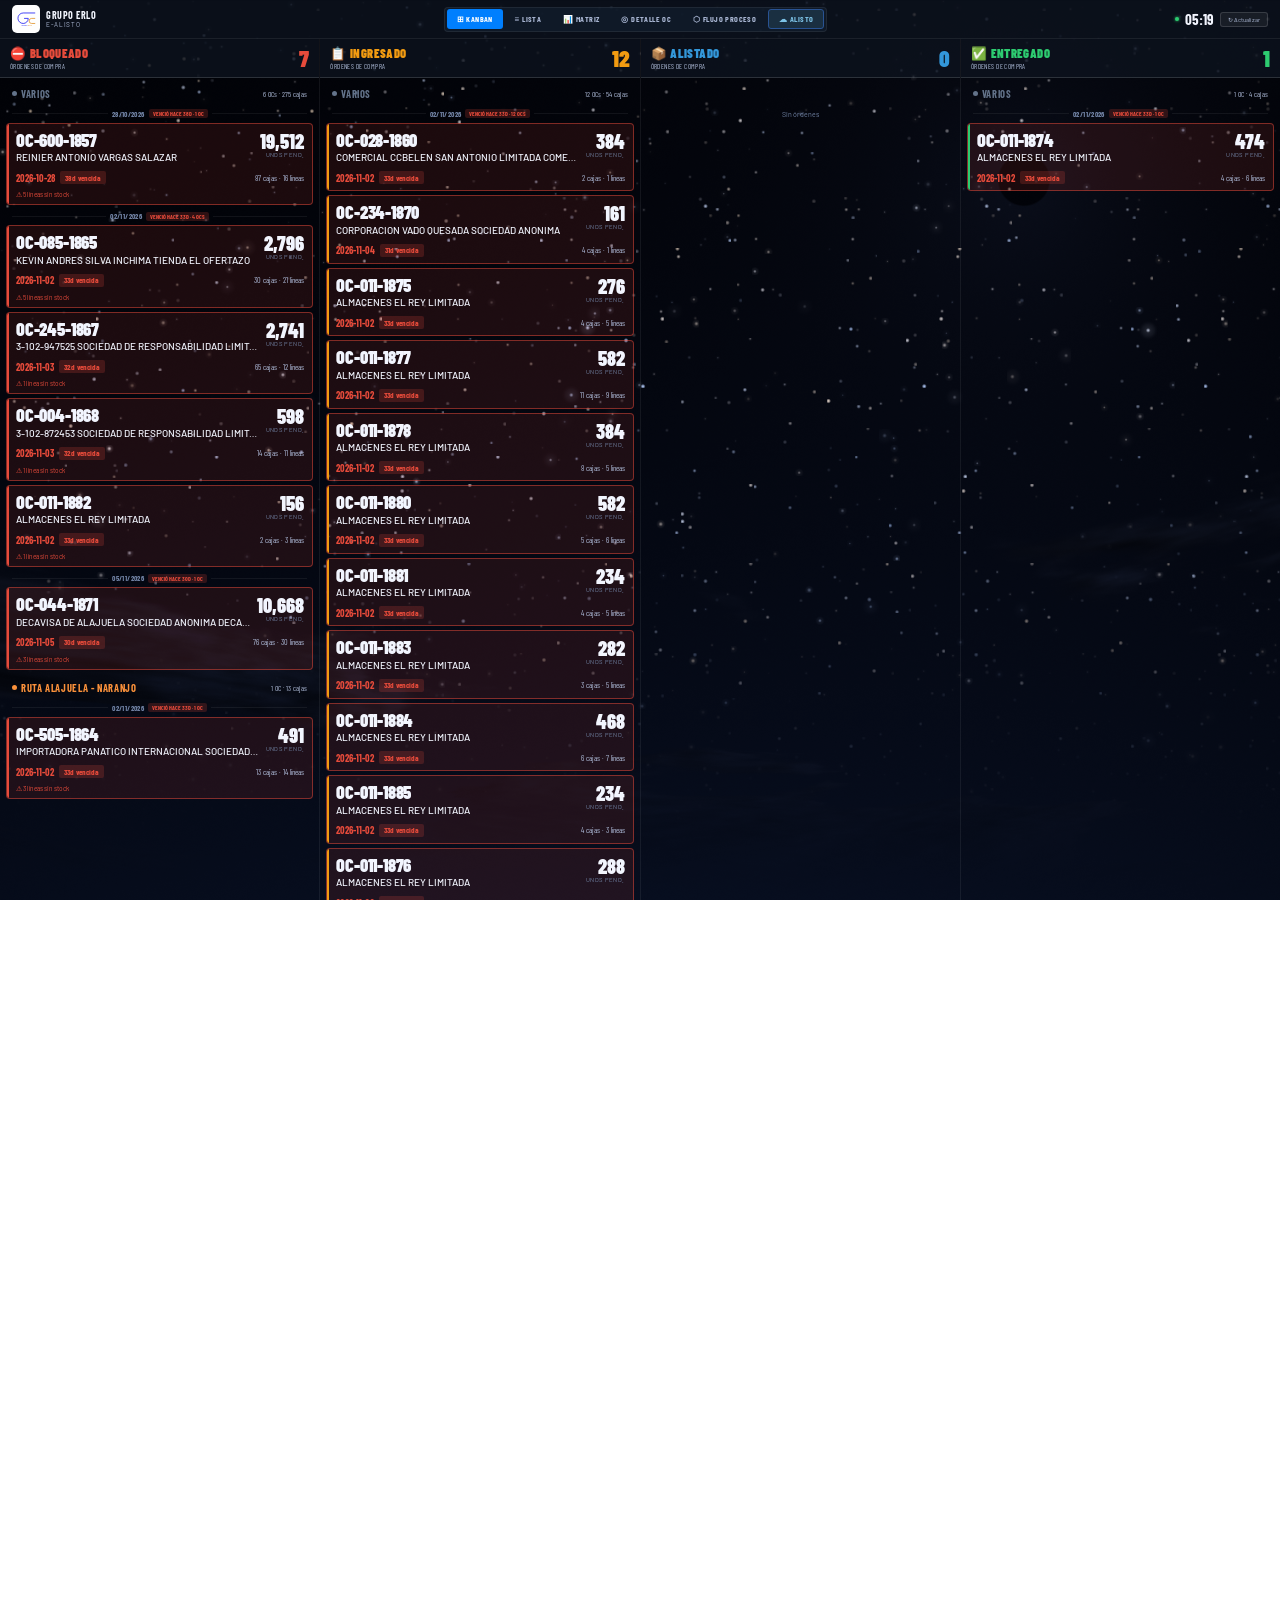
<file: alisto.html>
<!DOCTYPE html>
<html lang="es">
<head>
<meta charset="UTF-8">
<meta name="viewport" content="width=1920, initial-scale=0.5">
<title>E-Alisto — Grupo Erlo</title>
<link rel="preconnect" href="https://fonts.googleapis.com">
<link href="https://fonts.googleapis.com/css2?family=Barlow+Condensed:wght@400;600;700;900&family=Barlow:wght@400;500;600&display=swap" rel="stylesheet">
<style>
:root {
  --bg:#070b11; --surface:#0e1520; --surface2:#131d2c; --surface3:#182030;
  --border:rgba(255,255,255,0.07); --border2:rgba(255,255,255,0.14);
  --text:#f3f6ff; --text-dim:#7486a8; --text-mid:#aebbd8;
  --green:#2ecc71; --amber:#f39c12; --red:#e74c3c;
  --blue:#3498db; --purple:#9b59b6; --accent:#0080ff;
}
*{margin:0;padding:0;box-sizing:border-box;}
body{background:var(--bg);color:var(--text);font-family:'Barlow',sans-serif;height:200vh;display:flex;flex-direction:column;overflow:hidden;zoom:0.5;}

/* ── HEADER ── */
.header{display:flex;align-items:center;justify-content:space-between;padding:10px 24px;border-bottom:1px solid var(--border);background:var(--surface);flex-shrink:0;gap:16px;}
.logo-area{display:flex;align-items:center;gap:12px;flex-shrink:0;}
.logo-box{width:56px;height:56px;background:#fff;border:1px solid var(--border2);border-radius:10px;display:flex;align-items:center;justify-content:center;padding:5px;flex-shrink:0;}
.logo-box img{width:100%;height:100%;object-fit:contain;display:block;}
.logo-title{line-height:1.2;}
.company{font-family:'Barlow Condensed',sans-serif;font-weight:700;font-size:20px;color:var(--text);text-transform:uppercase;letter-spacing:.05em;white-space:nowrap;}
.page-sub{font-size:13px;color:var(--text-mid);text-transform:uppercase;letter-spacing:.1em;}
.header-center{display:flex;gap:4px;background:var(--surface2);border:1px solid var(--border);border-radius:8px;padding:3px;}
.modo-btn{padding:8px 20px;border:none;border-radius:6px;background:transparent;color:var(--text-mid);font-family:'Barlow Condensed',sans-serif;font-weight:700;font-size:16px;cursor:pointer;letter-spacing:.05em;transition:.2s;text-transform:uppercase;}
.modo-btn.active{background:var(--accent);color:#fff;}
.header-right{display:flex;align-items:center;gap:12px;}
.clock{font-family:'Barlow Condensed',sans-serif;font-weight:700;font-size:30px;color:var(--text);}
.status-dot{width:8px;height:8px;border-radius:50%;background:var(--text-dim);}
.status-dot.ok{background:var(--green);box-shadow:0 0 6px var(--green);}
.refresh-btn{padding:6px 14px;background:rgba(255,255,255,0.06);border:1px solid var(--border2);border-radius:6px;color:var(--text-mid);font-family:'Barlow',sans-serif;font-size:12px;cursor:pointer;transition:.2s;}
.refresh-btn:hover{background:rgba(255,255,255,0.1);color:var(--text);}

/* ── FILTROS ── */
.toolbar{display:flex;align-items:center;gap:10px;padding:12px 24px;border-bottom:1px solid var(--border);background:var(--surface2);flex-shrink:0;flex-wrap:wrap;}
.filter-btn{padding:5px 12px;border:1px solid var(--border2);border-radius:20px;background:transparent;color:var(--text-mid);font-family:'Barlow',sans-serif;font-size:11px;cursor:pointer;transition:.2s;text-transform:uppercase;letter-spacing:.05em;}
.filter-btn.active{border-color:var(--accent);color:var(--accent);background:rgba(0,128,255,0.1);}
.filter-btn.f-red.active{border-color:var(--red);color:var(--red);background:rgba(231,76,60,0.1);}
.filter-btn.f-amber.active{border-color:var(--amber);color:var(--amber);background:rgba(243,156,18,0.1);}
.filter-btn.f-blue.active{border-color:var(--blue);color:var(--blue);background:rgba(52,152,219,0.1);}
.filter-btn.f-green.active{border-color:var(--green);color:var(--green);background:rgba(46,204,113,0.1);}
.filter-btn.f-purple.active{border-color:var(--purple);color:var(--purple);background:rgba(155,89,182,0.1);}
.search-box{padding:5px 12px;background:var(--surface3);border:1px solid var(--border2);border-radius:6px;color:var(--text);font-family:'Barlow',sans-serif;font-size:12px;width:200px;}
.search-box::placeholder{color:var(--text-dim);}
.search-box:focus{outline:none;border-color:var(--accent);}
.toolbar-count{margin-left:auto;font-size:12px;color:var(--text-dim);}

/* ── CONTENIDO ── */
.content{flex:1;overflow-y:auto;overflow-x:hidden;}
.loader{display:flex;align-items:center;justify-content:center;gap:12px;height:200px;color:var(--text-dim);font-size:14px;}
.spin{width:20px;height:20px;border:2px solid var(--border2);border-top-color:var(--accent);border-radius:50%;animation:spin .8s linear infinite;}
@keyframes spin{to{transform:rotate(360deg);}}
.empty{display:flex;flex-direction:column;align-items:center;justify-content:center;height:300px;gap:12px;}
.empty-icon{font-size:48px;opacity:.3;}
.empty-text{color:var(--text-dim);font-size:14px;}

/* ── KANBAN ── */
.kanban-wrap{display:flex;gap:0;height:100%;overflow:hidden;}
.kanban-col{flex:1;display:flex;flex-direction:column;border-right:1px solid var(--border);min-width:0;}
.kanban-col:last-child{border-right:none;}
.kanban-col-header{padding:16px 20px 14px;border-bottom:2px solid var(--border2);flex-shrink:0;position:sticky;top:0;z-index:10;background:var(--surface);display:flex;align-items:center;justify-content:space-between;gap:12px;}
.kanban-col-header > div:first-child{min-width:0;}
.kanban-col-title{font-family:'Barlow Condensed',sans-serif;font-weight:900;font-size:25px;letter-spacing:.03em;text-transform:uppercase;line-height:1.05;}
.kanban-col-title.col-red{color:var(--red);}
.kanban-col-title.col-amber{color:var(--amber);}
.kanban-col-title.col-blue{color:var(--blue);}
.kanban-col-title.col-green{color:var(--green);}
.kanban-col-count{font-family:'Barlow Condensed',sans-serif;font-size:14px;color:var(--text-mid);margin-top:3px;text-transform:uppercase;letter-spacing:.06em;}
.kanban-col-num{font-family:'Barlow Condensed',sans-serif;font-weight:900;font-size:46px;line-height:.9;flex-shrink:0;}
.kanban-col-num.col-red{color:var(--red);}
.kanban-col-num.col-amber{color:var(--amber);}
.kanban-col-num.col-blue{color:var(--blue);}
.kanban-col-num.col-green{color:var(--green);}
.kanban-col-body{flex:1;overflow-y:auto;padding:12px 12px 24px;}
.ruta-grupo{margin-bottom:16px;}
.ruta-label{display:flex;align-items:center;gap:8px;padding:7px 12px;border-radius:6px 6px 0 0;margin-bottom:0;}
.ruta-dot{width:10px;height:10px;border-radius:50%;flex-shrink:0;}
.ruta-nombre{font-family:'Barlow Condensed',sans-serif;font-weight:700;font-size:21px;text-transform:uppercase;letter-spacing:.06em;color:var(--text);}
.ruta-subtotal{margin-left:auto;font-size:15px;color:var(--text-mid);font-family:'Barlow Condensed',sans-serif;}
.viaje-sep{display:flex;align-items:center;gap:8px;padding:4px 12px 4px;margin:6px 0 4px;}
.viaje-fecha{font-family:'Barlow Condensed',sans-serif;font-size:15px;font-weight:700;color:var(--text-dim);text-transform:uppercase;letter-spacing:.05em;}
.viaje-badge{padding:2px 8px;border-radius:4px;font-size:12px;font-weight:700;font-family:'Barlow Condensed',sans-serif;text-transform:uppercase;}
.viaje-badge.vencida{background:rgba(231,76,60,0.2);color:var(--red);}
.viaje-badge.urgente{background:rgba(243,156,18,0.2);color:var(--amber);}
.viaje-badge.ok{background:rgba(46,204,113,0.1);color:var(--green);}
.viaje-sep-line{flex:1;height:1px;background:var(--border);}
.koc-card{background:var(--surface2);border-radius:8px;margin-bottom:8px;border:1px solid var(--border);overflow:hidden;cursor:pointer;transition:.15s;position:relative;}
.koc-card:hover{border-color:var(--border2);background:var(--surface3);}
.koc-card::before{content:'';position:absolute;left:0;top:0;bottom:0;width:4px;}
.koc-card.bloqueado::before{background:var(--red);}
.koc-card.ingresado::before{background:var(--amber);}
.koc-card.alistado::before{background:var(--blue);}
.koc-card.entregado::before{background:var(--green);}
.koc-card.parcial::before{background:var(--purple);}
.koc-card.vencida{background:rgba(231,76,60,0.12);border-color:rgba(231,76,60,0.5);}
.koc-card.vencida:hover{background:rgba(231,76,60,0.18);}
.koc-card.urgente{background:rgba(243,156,18,0.10);border-color:rgba(243,156,18,0.4);}
.koc-card.urgente:hover{background:rgba(243,156,18,0.16);}
.koc-main{padding:14px 16px 10px 18px;display:flex;align-items:flex-start;justify-content:space-between;gap:12px;}
.koc-left{min-width:0;flex:1;}
.koc-num{font-family:'Barlow Condensed',sans-serif;font-weight:900;font-size:36px;line-height:1;color:var(--text);letter-spacing:-.01em;}
.koc-cliente{font-size:20px;color:var(--text);font-weight:500;margin-top:5px;white-space:nowrap;overflow:hidden;text-overflow:ellipsis;max-width:100%;}
.koc-right{text-align:right;flex-shrink:0;}
.koc-unds{font-family:'Barlow Condensed',sans-serif;font-weight:900;font-size:40px;line-height:1;color:var(--text);}
.koc-unds-label{font-size:12px;color:var(--text-dim);text-transform:uppercase;letter-spacing:.06em;}
.koc-meta{padding:6px 16px 12px 18px;display:flex;align-items:center;gap:10px;flex-wrap:wrap;}
.koc-fecha{font-family:'Barlow Condensed',sans-serif;font-size:20px;font-weight:700;}
.koc-fecha.vencida{color:var(--red);}
.koc-fecha.urgente{color:var(--amber);}
.koc-fecha.ok{color:var(--text-mid);}
.koc-dias{padding:3px 10px;border-radius:4px;font-size:16px;font-weight:700;font-family:'Barlow Condensed',sans-serif;}
.koc-dias.vencida{background:rgba(231,76,60,0.2);color:var(--red);}
.koc-dias.urgente{background:rgba(243,156,18,0.2);color:var(--amber);}
.koc-dias.ok{background:rgba(46,204,113,0.1);color:var(--green);}
.koc-cajas{font-size:16px;color:var(--text-mid);margin-left:auto;font-family:'Barlow Condensed',sans-serif;}
.koc-alerta{font-size:13px;color:var(--red);padding:0 16px 10px 18px;display:flex;align-items:center;gap:6px;}

/* ── LISTA ── */
.list-wrap{padding:20px 24px;}
.lista-group{margin-bottom:10px;}
.lista-group-header{position:sticky;top:0;z-index:6;display:flex;align-items:center;gap:12px;padding:12px 0 10px;margin:0 0 14px;background:var(--bg);border-bottom:2px solid var(--border2);}
.lista-group-title{font-family:'Barlow Condensed',sans-serif;font-weight:900;font-size:24px;text-transform:uppercase;letter-spacing:.04em;}
.lista-group-count{font-family:'Barlow Condensed',sans-serif;font-weight:700;font-size:18px;color:var(--text-dim);}
.lista-group-header.lg-red .lista-group-title{color:var(--red);}
.lista-group-header.lg-amber .lista-group-title{color:var(--amber);}
.lista-group-header.lg-blue .lista-group-title{color:var(--blue);}
.lista-group-header.lg-green .lista-group-title{color:var(--green);}
.oc-grid{display:grid;grid-template-columns:repeat(auto-fill,minmax(380px,1fr));gap:14px;}
.oc-card{background:var(--surface);border:1px solid var(--border);border-radius:12px;overflow:hidden;cursor:pointer;transition:.2s;}
.oc-card:hover{border-color:var(--border2);transform:translateY(-1px);}
.oc-card.bloqueado{border-left:3px solid var(--red);}
.oc-card.ingresado{border-left:3px solid var(--amber);}
.oc-card.alistado{border-left:3px solid var(--blue);}
.oc-card.entregado{border-left:3px solid var(--green);}
.oc-card-header{padding:14px 16px 10px;display:flex;align-items:flex-start;justify-content:space-between;gap:10px;}
.oc-num{font-family:'Barlow Condensed',sans-serif;font-weight:900;font-size:18px;}
.oc-cliente{font-size:11px;color:var(--text-mid);margin-top:2px;white-space:nowrap;overflow:hidden;text-overflow:ellipsis;max-width:260px;}
.oc-status-badge{padding:3px 10px;border-radius:20px;font-size:10px;font-weight:700;text-transform:uppercase;white-space:nowrap;flex-shrink:0;}
.badge-bloqueado{background:rgba(231,76,60,0.15);color:var(--red);border:1px solid rgba(231,76,60,0.3);}
.badge-ingresado{background:rgba(243,156,18,0.15);color:var(--amber);border:1px solid rgba(243,156,18,0.3);}
.badge-alistado{background:rgba(52,152,219,0.15);color:var(--blue);border:1px solid rgba(52,152,219,0.3);}
.badge-entregado{background:rgba(46,204,113,0.15);color:var(--green);border:1px solid rgba(46,204,113,0.3);}
.oc-fecha-row{padding:0 16px 10px;display:flex;align-items:center;gap:8px;}
.oc-fecha-label{font-size:11px;color:var(--text-dim);}
.oc-fecha-val{font-size:11px;font-weight:600;}
.oc-fecha-val.vencida{color:var(--red);}
.oc-fecha-val.urgente{color:var(--amber);}
.oc-fecha-val.ok{color:var(--green);}
.dias-badge{padding:2px 8px;border-radius:10px;font-size:10px;font-weight:700;}
.dias-badge.vencida{background:rgba(231,76,60,0.15);color:var(--red);}
.dias-badge.urgente{background:rgba(243,156,18,0.15);color:var(--amber);}
.dias-badge.ok{background:rgba(46,204,113,0.1);color:var(--green);}
.oc-alerta{padding:6px 16px;font-size:11px;color:var(--red);display:flex;align-items:center;gap:6px;border-top:1px solid rgba(231,76,60,0.15);}
.oc-progress-wrap{padding:8px 16px 10px;}
.oc-progress-labels{display:flex;justify-content:space-between;margin-bottom:5px;}
.oc-progress-pct{font-size:12px;font-weight:600;}
.oc-progress-nums{font-size:11px;color:var(--text-dim);}
.progress-track{height:3px;background:var(--border2);border-radius:2px;}
.progress-bar{height:100%;border-radius:2px;transition:width .5s;}
.pb-green{background:var(--green);}
.pb-amber{background:var(--amber);}
.pb-blue{background:var(--blue);}
.pb-red{background:var(--red);}
.pb-purple{background:var(--purple);}
.oc-lineas-row{padding:8px 16px;display:flex;gap:12px;border-top:1px solid var(--border);}
.oc-linea-stat{display:flex;align-items:center;gap:5px;font-size:11px;color:var(--text-dim);}
.dot-stat{width:6px;height:6px;border-radius:50%;flex-shrink:0;}

/* ── DETALLE OC ── */
.detail-wrap{padding:20px 24px;}
.detail-back{display:flex;align-items:center;gap:8px;margin-bottom:16px;}
.back-btn{padding:6px 14px;background:var(--surface2);border:1px solid var(--border2);border-radius:6px;color:var(--text-mid);font-size:12px;cursor:pointer;transition:.2s;}
.back-btn:hover{background:var(--surface3);color:var(--text);}
.detail-oc-num{font-family:'Barlow Condensed',sans-serif;font-weight:900;font-size:32px;}
.detail-cliente{font-size:13px;color:var(--text-mid);margin-left:4px;}
.detail-venc{font-size:12px;font-weight:700;margin-left:8px;}
.detail-venc.vencida{color:var(--red);}
.detail-venc.urgente{color:var(--amber);}
.detail-venc.ok{color:var(--green);}
.detail-summary{display:grid;grid-template-columns:repeat(4,1fr);gap:12px;margin-bottom:20px;}
.summary-card{background:var(--surface);border:1px solid var(--border);border-radius:10px;padding:16px;}
.summary-label{font-size:13px;text-transform:uppercase;letter-spacing:.08em;color:var(--text-mid);margin-bottom:6px;}
.summary-val{font-family:'Barlow Condensed',sans-serif;font-weight:900;font-size:36px;line-height:1;}
.summary-val.red{color:var(--red);}
.summary-val.amber{color:var(--amber);}
.lineas-list{display:flex;flex-direction:column;gap:10px;}
.linea-card{background:var(--surface);border:1px solid var(--border);border-radius:10px;padding:18px 24px;display:flex;align-items:center;gap:28px;flex-wrap:wrap;}
.linea-card.bloqueada{border-left:4px solid var(--red);}
.linea-card.disponible{border-left:4px solid var(--green);}
.linea-card.entregado{border-left:4px solid var(--green);}
.linea-card.parcial{border-left:4px solid var(--purple);}
.linea-info{flex:1 1 220px;min-width:200px;}
.linea-producto{font-family:'Barlow Condensed',sans-serif;font-weight:700;font-size:23px;line-height:1.1;}
.linea-codigo{font-size:15px;color:var(--text-mid);margin-top:3px;}
.linea-stats{display:flex;gap:36px;flex:2 1 420px;justify-content:space-around;}
.linea-stat{display:flex;flex-direction:column;gap:3px;text-align:center;}
.linea-stat .lbl{font-size:13px;color:var(--text-dim);text-transform:uppercase;letter-spacing:.05em;}
.linea-stat .num{font-family:'Barlow Condensed',sans-serif;font-weight:900;font-size:30px;line-height:1;color:var(--text);}
.linea-stat .num.red{color:var(--red);}
.linea-stat .num.green{color:var(--green);}
.linea-status-badge{padding:9px 18px;border-radius:8px;font-size:15px;font-weight:700;text-transform:uppercase;text-align:center;flex-shrink:0;}
.linea-alerta{margin-top:4px;font-size:15px;color:var(--red);flex-basis:100%;width:100%;}

/* ── MATRIZ ── */
.matrix-wrap{padding:20px 24px;}
.matrix-title{font-family:'Barlow Condensed',sans-serif;font-weight:700;font-size:16px;color:var(--text-mid);margin-bottom:4px;text-transform:uppercase;letter-spacing:.04em;}
.matrix-sub{font-size:12px;color:var(--text-dim);margin-bottom:14px;}
.matrix-scroll{overflow-x:auto;border:1px solid var(--border);border-radius:8px;max-height:calc(100vh - 220px);}
.matrix-table{border-collapse:collapse;width:100%;min-width:600px;font-size:16px;}
.matrix-table thead th{background:var(--surface3);color:var(--text);font-family:'Barlow Condensed',sans-serif;font-weight:700;font-size:18px;padding:12px 16px;text-align:center;white-space:nowrap;position:sticky;top:0;z-index:3;}
.mtx-head-fixed{text-align:left!important;position:sticky;left:0;z-index:4;}
.mtx-col-head.aging-ok{color:var(--green);}
.mtx-col-head.aging-warn{color:var(--amber);}
.mtx-col-head.aging-crit{color:var(--red);}
.matrix-table tbody td{padding:11px 16px;border-bottom:1px solid var(--border);white-space:nowrap;}
.mtx-cliente{max-width:170px;overflow:hidden;text-overflow:ellipsis;color:var(--text-mid);}
.mtx-oc{font-family:'Barlow Condensed',sans-serif;font-weight:700;position:sticky;left:0;background:var(--surface);z-index:1;}
.mtx-row{cursor:pointer;transition:.12s;}
.mtx-row:hover td{background:var(--surface2);}
.mtx-row:hover .mtx-oc{background:var(--surface3);}
.mtx-cell{text-align:center;min-width:90px;}
.mtx-bar-wrap{position:relative;height:24px;background:var(--surface3);border-radius:3px;overflow:hidden;display:flex;align-items:center;}
.mtx-bar{position:absolute;left:0;top:0;bottom:0;background:var(--blue);opacity:.6;}
.mtx-bar.aging-ok{background:var(--green);}
.mtx-bar.aging-warn{background:var(--amber);}
.mtx-bar.aging-crit{background:var(--red);}
.mtx-val{position:relative;z-index:1;font-size:14px;padding-left:8px;font-weight:700;color:#fff;}
.mtx-total{text-align:right;font-weight:700;color:var(--text-mid);}
.matrix-table tfoot td{background:rgba(243,156,18,0.08);font-weight:700;padding:10px 14px;border-top:2px solid var(--border2);position:sticky;bottom:0;}
.mtx-total-col{text-align:center;color:var(--accent);}
.mtx-total-label{text-transform:uppercase;font-size:12px;letter-spacing:.04em;color:var(--text-mid);position:sticky;left:0;}

/* ═══════════════════════════════════════════════
   PICKER / ALISTO TABLET
═══════════════════════════════════════════════ */
.picker-overlay{
  position:fixed;inset:0;z-index:100;
  background:#0a1628;
  display:none;
  flex-direction:column;
  font-family:'Barlow',sans-serif;
  zoom:1.6;
}
.picker-overlay.visible{display:flex;}

/* topbar picker */
.pk-topbar{
  background:#0f2040;
  padding:14px 20px;
  display:flex;align-items:center;justify-content:space-between;
  border-bottom:1px solid #1e3d6e;
  flex-shrink:0;
}
.pk-brand{display:flex;align-items:center;gap:10px;}
.pk-brand-icon{width:32px;height:32px;border-radius:8px;background:#5aadd4;display:flex;align-items:center;justify-content:center;font-size:16px;}
.pk-brand-name{font-family:'Barlow Condensed',sans-serif;font-weight:700;font-size:18px;color:#eef7fd;letter-spacing:.06em;}
.pk-brand-sub{font-size:10px;color:#5a8ec4;text-transform:uppercase;letter-spacing:.08em;}
.pk-topbar-right{color:#fff;font-size:12px;text-align:right;}
.pk-back-btn{background:#152848;border:1px solid #1e3d6e;color:#90c4e8;border-radius:6px;padding:6px 14px;font-size:13px;cursor:pointer;display:flex;align-items:center;gap:6px;}

/* body picker */
.pk-body{flex:1;overflow-y:auto;padding:16px 20px;display:flex;flex-direction:column;gap:14px;}

/* OC header en picker */
.pk-oc-header{
  background:#152848;border:1px solid #1e3d6e;
  border-left:4px solid #7ec4e8;
  border-radius:10px;padding:14px 18px;
}
.pk-oc-num{font-family:'Barlow Condensed',sans-serif;font-weight:900;font-size:28px;color:#eef7fd;letter-spacing:.04em;}
.pk-oc-razon{color:#a8d8f0;font-size:13px;font-weight:500;margin-top:3px;}
.pk-oc-meta{display:flex;gap:16px;margin-top:10px;}
.pk-stat{text-align:center;}
.pk-stat-val{font-family:'Barlow Condensed',sans-serif;font-weight:900;font-size:24px;color:#eef7fd;line-height:1;}
.pk-stat-lbl{font-size:10px;color:#3d6696;text-transform:uppercase;letter-spacing:.05em;}

/* sección label */
.pk-section-label{
  font-size:11px;font-weight:700;text-transform:uppercase;letter-spacing:.08em;
  color:#3d6696;margin-bottom:8px;display:flex;align-items:center;gap:6px;
}

/* operarios */
.pk-op-grid{display:flex;flex-direction:column;gap:8px;}
.pk-op-chip{
  display:flex;align-items:center;gap:12px;
  background:#152848;border:1.5px solid #1e3d6e;
  border-radius:8px;padding:11px 14px;cursor:pointer;transition:.15s;
}
.pk-op-chip.selected{border-color:#7ec4e8;background:#0d2040;}
.pk-op-avatar{
  width:34px;height:34px;border-radius:50%;
  background:#1e3d6e;display:flex;align-items:center;justify-content:center;
  font-size:13px;font-weight:700;color:#5a8ec4;flex-shrink:0;
}
.pk-op-chip.selected .pk-op-avatar{background:#5aadd4;color:#0a1628;}
.pk-op-name{color:#daeef8;font-size:15px;font-weight:500;flex:1;}
.pk-op-check{
  width:20px;height:20px;border-radius:50%;
  border:1.5px solid #2a5494;
  display:flex;align-items:center;justify-content:center;flex-shrink:0;
}
.pk-op-chip.selected .pk-op-check{background:#7ec4e8;border-color:#7ec4e8;}
.pk-check-mark{display:none;color:#0a1628;font-size:12px;font-weight:700;}
.pk-op-chip.selected .pk-check-mark{display:block;}

/* timestamp */
.pk-ts-box{
  background:#152848;border:1px solid #1e3d6e;
  border-radius:8px;padding:12px 16px;
  display:flex;align-items:center;gap:14px;
}
.pk-ts-icon{
  width:34px;height:34px;border-radius:8px;
  background:#0d2040;border:1px solid #2a5494;
  display:flex;align-items:center;justify-content:center;
  font-size:18px;flex-shrink:0;
}
.pk-ts-label{font-size:10px;color:#3d6696;text-transform:uppercase;letter-spacing:.06em;}
.pk-ts-value{color:#2dd4a0;font-size:15px;font-weight:700;margin-top:2px;font-variant-numeric:tabular-nums;}

/* progress */
.pk-progress-wrap{background:#152848;border-radius:3px;height:3px;overflow:hidden;margin-bottom:2px;}
.pk-progress-bar{height:3px;background:#7ec4e8;border-radius:3px;transition:width .3s;}
.pk-progress-label{color:#3d6696;font-size:11px;}

/* líneas de picking */
.pk-lines-list{display:flex;flex-direction:column;gap:8px;}
.pk-line{
  background:#152848;border:1px solid #1e3d6e;
  border-radius:8px;padding:11px 14px;
}
.pk-line.st-entregado{border-color:#1a5c45;background:#0a2e24;}
.pk-line.st-parcial{border-color:#5c4010;background:#2a1f06;}
.pk-line.st-no{border-color:#5c2020;background:#2a0f0f;}
.pk-line-top{display:flex;justify-content:space-between;margin-bottom:3px;}
.pk-line-code{color:#3d6696;font-size:10px;font-weight:600;text-transform:uppercase;}
.pk-line-qty{color:#c8e6f8;font-size:12px;font-weight:700;}
.pk-line-desc{color:#daeef8;font-size:13px;margin-bottom:9px;line-height:1.3;}
.pk-line-actions{display:flex;gap:6px;}
.pk-btn{
  padding:7px 0;border-radius:6px;font-size:12px;font-weight:600;
  cursor:pointer;border:1px solid;flex:1;text-align:center;transition:.12s;
}
.pk-btn-ent{background:#0a2e24;border-color:#1a5c45;color:#2dd4a0;}
.pk-btn-par{background:#2a1f06;border-color:#5c4010;color:#f5c842;}
.pk-btn-no{background:#2a0f0f;border-color:#5c2020;color:#f07070;}
.pk-parcial-wrap{display:none;align-items:center;gap:8px;margin-top:9px;}
.pk-parcial-wrap.visible{display:flex;}
.pk-parcial-input{
  background:#0a1628;border:1px solid #5c4010;border-radius:6px;
  padding:6px 10px;color:#f5c842;font-size:14px;font-weight:700;
  width:72px;text-align:center;
}
.pk-parcial-lbl{color:#3d6696;font-size:11px;}
.pk-estado-badge{display:inline-block;padding:3px 10px;border-radius:4px;font-size:11px;font-weight:700;text-transform:uppercase;}
.pk-b-ent{background:#0a2e24;color:#2dd4a0;border:1px solid #1a5c45;}
.pk-b-no{background:#2a0f0f;color:#f07070;border:1px solid #5c2020;}
.pk-b-par{background:#2a1f06;color:#f5c842;border:1px solid #5c4010;}
.pk-undo-btn{background:none;border:1px solid #1e3d6e;color:#3d6696;border-radius:4px;padding:3px 9px;font-size:10px;cursor:pointer;margin-left:8px;}

/* tags operario/ts en detalle */
.pk-op-tag{background:#0d2040;color:#a8d8f0;border:1px solid #2a5494;border-radius:4px;padding:2px 9px;font-size:10px;font-weight:600;}
.pk-ts-tag{background:#0a2e24;color:#2dd4a0;border:1px solid #1a5c45;border-radius:4px;padding:2px 9px;font-size:10px;font-weight:600;}

/* botones CTA */
.pk-cta-btn{
  width:100%;padding:14px;
  background:#5aadd4;color:#0a1628;
  border:none;border-radius:8px;font-size:15px;font-weight:700;
  cursor:pointer;text-transform:uppercase;letter-spacing:.05em;
  display:flex;align-items:center;justify-content:center;gap:8px;
}
.pk-cta-btn:disabled{background:#152848;color:#3d6696;border:1px solid #1e3d6e;cursor:not-allowed;}
.pk-confirm-btn{
  width:100%;padding:13px;
  background:#2dd4a0;color:#0a1628;
  border:none;border-radius:8px;font-size:15px;font-weight:700;
  cursor:pointer;text-transform:uppercase;letter-spacing:.05em;
}
.pk-confirm-btn:disabled{background:#152848;color:#3d6696;border:1px solid #1e3d6e;cursor:not-allowed;}

/* confirm bar */
.pk-confirm-bar{padding:14px 20px;background:#0f2040;border-top:1px solid #1e3d6e;flex-shrink:0;}

/* resumen final */
.pk-resumen-overlay{
  position:fixed;inset:0;z-index:200;
  background:rgba(10,22,40,0.93);
  display:none;align-items:center;justify-content:center;padding:24px;
  zoom:1.6;
}
.pk-resumen-overlay.visible{display:flex;}
.pk-resumen-card{
  background:#0f2040;border:1.5px solid #2a5494;
  border-radius:14px;padding:24px;width:100%;max-width:480px;
}
.pk-resumen-title{color:#eef7fd;font-size:18px;font-weight:800;margin-bottom:4px;}
.pk-resumen-sub{color:#3d6696;font-size:12px;margin-bottom:16px;}
.pk-resumen-row{display:flex;justify-content:space-between;padding:8px 0;border-bottom:1px solid #1e3d6e;font-size:13px;}
.pk-resumen-row:last-of-type{border-bottom:none;}
.pk-rkey{color:#3d6696;}
.pk-rval{color:#daeef8;font-weight:600;text-align:right;max-width:60%;}
.pk-rval.green{color:#2dd4a0;}
.pk-rval.amber{color:#f5c842;}
.pk-rval.red{color:#f07070;}
.pk-rval.accent{color:#a8d8f0;}
.pk-resumen-status{
  margin:14px 0 0;
  padding:10px 16px;border-radius:8px;
  font-size:13px;font-weight:600;text-align:center;
}
.pk-resumen-status.enviando{background:#0d2040;color:#a8d8f0;border:1px solid #2a5494;}
.pk-resumen-status.ok{background:#0a2e24;color:#2dd4a0;border:1px solid #1a5c45;}
.pk-resumen-status.error{background:#2a0f0f;color:#f07070;border:1px solid #5c2020;}
.pk-resumen-btn{
  width:100%;padding:13px;background:#5aadd4;color:#0a1628;
  border:none;border-radius:8px;font-size:14px;font-weight:700;
  cursor:pointer;margin-top:16px;text-transform:uppercase;letter-spacing:.05em;
}
.pk-resumen-btn:disabled{background:#152848;color:#3d6696;cursor:not-allowed;}

/* filtros picker */
.pk-filter-row{display:flex;gap:6px;overflow-x:auto;padding-bottom:2px;}
.pk-chip{padding:4px 12px;border-radius:20px;font-size:11px;font-weight:600;cursor:pointer;white-space:nowrap;border:1px solid transparent;letter-spacing:.02em;}
.pk-chip-all{background:#7ec4e8;color:#0a1628;}
.pk-chip-ing{background:#0c2d52;color:#a8d8f0;border-color:#2a5494;}
.pk-chip-ali{background:#0a2e24;color:#2dd4a0;border-color:#1a5c45;}
.pk-chip-bloq{background:#2a0f0f;color:#f07070;border-color:#5c2020;}
</style>
</head>
<body>

<!-- ═══════════ HEADER PRINCIPAL ═══════════ -->
<div class="header">
  <div class="logo-area">
    <div class="logo-box"><img src="erlo-logo.png" alt="Grupo Erlo"></div>
    <div class="logo-title">
      <div class="company">Grupo Erlo</div>
      <div class="page-sub">E-Alisto</div>
    </div>
  </div>
  <div class="header-center">
    <button class="modo-btn active" id="btnKanban" onclick="setModo('kanban')">⊞ Kanban</button>
    <button class="modo-btn" id="btnLista" onclick="setModo('lista')">≡ Lista</button>
    <button class="modo-btn" id="btnMatriz" onclick="setModo('matriz')">📊 Matriz</button>
    <button class="modo-btn" id="btnDetalle" onclick="setModo('detalle')" disabled>◎ Detalle OC</button>
    <button class="modo-btn" id="btnSipoc" onclick="setModo('sipoc')">⬡ Flujo Proceso</button>
    <button class="modo-btn" id="btnPicker" onclick="abrirPicker()" style="background:rgba(90,173,212,0.15);color:#7ec4e8;border:1px solid #2a5494;">☁ Alisto</button>
  </div>
  <div class="header-right">
    <div class="status-dot" id="statusDot"></div>
    <div class="clock" id="clock">--:--</div>
    <button class="refresh-btn" onclick="fetchData()">↻ Actualizar</button>
  </div>
</div>

<!-- FILTROS -->
<div class="toolbar" id="toolbar" style="display:none;">
  <button class="filter-btn active" onclick="setFiltro('todos',this)">Todos</button>
  <button class="filter-btn f-red" onclick="setFiltro('bloqueado',this)">🔴 Bloqueado</button>
  <button class="filter-btn f-amber" onclick="setFiltro('ingresado',this)">🟡 Ingresado</button>
  <button class="filter-btn f-blue" onclick="setFiltro('alistado',this)">🔵 Alistado</button>
  <button class="filter-btn f-green" onclick="setFiltro('entregado',this)">🟢 Entregado</button>
  <input class="search-box" id="searchBox" type="text" placeholder="Buscar OC o cliente…" oninput="renderLista()">
  <span class="toolbar-count" id="toolbarCount"></span>
</div>

<!-- CONTENIDO PRINCIPAL -->
<div class="content" id="content">
  <div class="loader"><div class="spin"></div>Cargando datos…</div>
</div>

<!-- ═══════════════════════════════════════════════
     PICKER OVERLAY — MÓDULO ALISTO TABLET
═══════════════════════════════════════════════ -->
<div class="picker-overlay" id="pickerOverlay">

  <!-- VISTA: LISTA DE OCs -->
  <div id="pk-listView" style="display:flex;flex-direction:column;flex:1;overflow:hidden;">
    <div class="pk-topbar">
      <div class="pk-brand">
        <div class="pk-brand-icon">☁</div>
        <div>
          <div class="pk-brand-name">Alisto</div>
          <div class="pk-brand-sub">Heavenly Digital</div>
        </div>
      </div>
      <div style="display:flex;align-items:center;gap:12px;">
        <div class="pk-topbar-right" id="pk-fecha"></div>
        <button class="pk-back-btn" onclick="cerrarPicker()">✕ Cerrar</button>
      </div>
    </div>
    <div style="padding:10px 20px;background:#0a1628;border-bottom:1px solid #1e3d6e;">
      <div style="display:flex;align-items:center;gap:8px;background:#152848;border:1px solid #1e3d6e;border-radius:8px;padding:0 12px;">
        <span style="color:#3d6696;font-size:15px;">🔍</span>
        <input id="pk-search" style="flex:1;background:transparent;border:none;outline:none;padding:9px 0;color:#fff;font-size:13px;" placeholder="Buscar OC o cliente..." type="text" oninput="renderPickerLista()">
      </div>
    </div>
    <div style="padding:8px 20px;border-bottom:1px solid #1e3d6e;display:flex;gap:6px;">
      <div class="pk-chip pk-chip-all" onclick="pkFiltro='todos';renderPickerLista()">Todas</div>
      <div class="pk-chip pk-chip-ing" onclick="pkFiltro='ingresado';renderPickerLista()">Ingresadas</div>
      <div class="pk-chip pk-chip-ali" onclick="pkFiltro='alistado';renderPickerLista()">Alistadas</div>
      <div class="pk-chip pk-chip-bloq" onclick="pkFiltro='bloqueado';renderPickerLista()">Bloqueadas</div>
    </div>
    <div id="pk-oc-list" style="flex:1;overflow-y:auto;padding:12px 20px;display:flex;flex-direction:column;gap:10px;"></div>
  </div>

  <!-- VISTA: SELECCIÓN OPERARIO -->
  <div id="pk-opView" style="display:none;flex-direction:column;flex:1;overflow:hidden;">
    <div class="pk-topbar">
      <div style="display:flex;align-items:center;gap:10px;">
        <button class="pk-back-btn" onclick="pkShow('list')">← Volver</button>
        <div class="pk-brand-name" style="font-size:14px;">Asignar operario</div>
      </div>
      <div class="pk-brand-icon" style="width:26px;height:26px;border-radius:6px;font-size:14px;">☁</div>
    </div>
    <div class="pk-body" id="pk-op-body"></div>
  </div>

  <!-- VISTA: PICKING DE LÍNEAS -->
  <div id="pk-detailView" style="display:none;flex-direction:column;flex:1;overflow:hidden;">
    <div class="pk-topbar">
      <div style="display:flex;align-items:center;gap:10px;">
        <button class="pk-back-btn" onclick="pkShow('op')">← Volver</button>
        <div>
          <div id="pk-d-num" style="color:#eef7fd;font-size:15px;font-weight:700;"></div>
          <div id="pk-d-estado" style="font-size:10px;color:#3d6696;"></div>
        </div>
      </div>
      <div class="pk-brand-icon" style="width:26px;height:26px;border-radius:6px;font-size:14px;">☁</div>
    </div>
    <div style="padding:12px 20px;background:#0f2040;border-bottom:1px solid #1e3d6e;">
      <div id="pk-d-razon" style="color:#a8d8f0;font-size:12px;font-weight:500;margin-bottom:6px;"></div>
      <div id="pk-d-meta" style="display:flex;gap:5px;flex-wrap:wrap;margin-bottom:8px;"></div>
      <div style="display:flex;gap:20px;">
        <div class="pk-stat"><div id="pk-d-units" class="pk-stat-val"></div><div class="pk-stat-lbl">Unidades</div></div>
        <div class="pk-stat"><div id="pk-d-cajas" class="pk-stat-val"></div><div class="pk-stat-lbl">Cajas</div></div>
        <div class="pk-stat"><div id="pk-d-lineas" class="pk-stat-val"></div><div class="pk-stat-lbl">Líneas</div></div>
      </div>
    </div>
    <div style="padding:6px 20px 0;background:#0a1628;">
      <div class="pk-progress-wrap"><div class="pk-progress-bar" id="pk-prog-bar" style="width:0%"></div></div>
      <div class="pk-progress-label" id="pk-prog-lbl" style="padding:3px 0 6px;"></div>
    </div>
    <div class="pk-body" style="padding-top:8px;">
      <div class="pk-lines-list" id="pk-lines-list"></div>
    </div>
    <div class="pk-confirm-bar">
      <button class="pk-confirm-btn" id="pk-confirm-btn" disabled onclick="pkConfirmar()">Marcar todas las líneas para confirmar</button>
    </div>
  </div>

</div>

<!-- RESUMEN FINAL (fuera del overlay para z-index) -->
<div class="pk-resumen-overlay" id="pk-resumen-overlay">
  <div class="pk-resumen-card">
    <div class="pk-resumen-title">Despacho confirmado</div>
    <div class="pk-resumen-sub">Resumen del alisto</div>
    <div id="pk-resumen-body"></div>
    <div class="pk-resumen-status enviando" id="pk-resumen-status">⏳ Enviando a SharePoint…</div>
    <button class="pk-resumen-btn" id="pk-resumen-close-btn" disabled onclick="pkCerrarResumen()">Volver a lista</button>
  </div>
</div>

<script src="config.js"></script>
<script>
// ── CONFIG ──────────────────────────────────────────────────────────────────
const URLS = (typeof ERLO_CONFIG !== 'undefined') ? ERLO_CONFIG.DATA : {
  INVENTARIO: 'https://csotoajoy.github.io/grupoerlo/ps_inventario.json',
  PEDIDOS:    'https://csotoajoy.github.io/grupoerlo/ps_pedidos.json',
  OPS:        'https://csotoajoy.github.io/grupoerlo/ps_data.json',
  RUTAS:      'https://csotoajoy.github.io/grupoerlo/ps_rutas.json',
};
const REFRESH_MS = (typeof ERLO_CONFIG !== 'undefined' && ERLO_CONFIG.REFRESH_MS) || 30000;
const CAPACIDAD_CAMION_M3 = (typeof ERLO_CONFIG !== 'undefined' && ERLO_CONFIG.CAMION && ERLO_CONFIG.CAMION.CAPACIDAD_M3) || 10;
const RUTAS_URL = (URLS.RUTAS) || 'https://csotoajoy.github.io/grupoerlo/ps_rutas.json';

// ── URL DEL FLOW POWER AUTOMATE ──────────────────────────────────────────────
const FLOW_URL = 'https://defaultacd58534b1ad4bc78dccf255047274.6e.environment.api.powerplatform.com:443/powerautomate/automations/direct/workflows/b79e33ab6b6b4d3795182604a193c125/triggers/manual/paths/invoke?api-version=1&sp=%2Ftriggers%2Fmanual%2Frun&sv=1.0&sig=0qKdV9dcpL0YQeMVVhLowSBs8U_S2gnqe8Rpxre8RIc';

const OPERARIOS = ['Oscar','Geanina','Jazmin','David','Jose Luis'];

let allData   = null;
let rutasData = null;
let modo      = 'kanban';
let filtro    = 'todos';
let ocSeleccionada = null;

// ── Estado del picker ────────────────────────────────────────────────────────
let pkState = {
  oc: null,           // objeto OC seleccionada
  ops: [],            // operarios seleccionados
  tsInicio: null,     // Date de inicio
  tsFin: null,        // Date de fin
  lines: {},          // { i: 'entregado'|'parcial'|'no', i+'_qty': number }
  ocLineas: [],       // líneas de la OC con ID de SharePoint
};
let pkFiltro = 'todos';

// ── RELOJ ────────────────────────────────────────────────────────────────────
function tickClock() {
  const now = new Date();
  document.getElementById('clock').textContent =
    now.getHours().toString().padStart(2,'0') + ':' +
    now.getMinutes().toString().padStart(2,'0');
}
setInterval(tickClock, 1000); tickClock();

// ── FETCH ────────────────────────────────────────────────────────────────────
async function fetchData() {
  const dot = document.getElementById('statusDot');
  dot.className = 'status-dot';
  try {
    const t = Date.now();
    const [invRes, pedRes, opsRes, rutRes] = await Promise.all([
      fetch(URLS.INVENTARIO + '?t=' + t),
      fetch(URLS.PEDIDOS    + '?t=' + t),
      fetch(URLS.OPS        + '?t=' + t),
      fetch(RUTAS_URL       + '?t=' + t),
    ]);
    const [inv, ped, ops, rut] = await Promise.all([
      invRes.json(), pedRes.json(), opsRes.json(), rutRes.json()
    ]);
    allData = {
      actualizado:    ped.actualizado || inv.actualizado || ops.actualizado || '',
      ordenes_compra: ped.pedidos     || [],
      inventario_pt:  inv.invPT       || [],
      ordenes:        ops.ops         || [],
    };
    rutasData = rut;
    dot.className = 'status-dot ok';
    render();
  } catch(e) {
    dot.className = 'status-dot';
    if (modo !== 'sipoc') {
      document.getElementById('content').innerHTML =
        `<div class="loader" style="color:var(--red)">⚠ Error al cargar datos — ${e.message}</div>`;
    }
  }
}
setInterval(fetchData, REFRESH_MS);

// ── MODO ─────────────────────────────────────────────────────────────────────
function setModo(m) {
  modo = m;
  ['btnKanban','btnLista','btnMatriz','btnDetalle','btnSipoc'].forEach(id => {
    document.getElementById(id).classList.toggle('active', id === 'btn'+m.charAt(0).toUpperCase()+m.slice(1));
  });
  document.getElementById('toolbar').style.display = m === 'lista' ? 'flex' : 'none';
  if (m !== 'detalle') ocSeleccionada = null;
  render();
}

function setFiltro(f, btn) {
  filtro = f;
  document.querySelectorAll('.filter-btn').forEach(b => b.classList.remove('active'));
  btn.classList.add('active');
  renderLista();
}

function render() {
  if (modo === 'sipoc') { renderSipoc(); return; }
  if (!allData) return;
  if (modo === 'kanban') renderKanban();
  else if (modo === 'lista') renderLista();
  else if (modo === 'matriz') renderMatriz();
  else if (modo === 'detalle' && ocSeleccionada) renderDetalle(ocSeleccionada);
  else renderLista();
}

// ── PROCESAR OCs ─────────────────────────────────────────────────────────────
function procesarOCs() {
  const ocs_raw = allData.ordenes_compra || [];
  const inv_pt  = allData.inventario_pt  || [];
  const ordenes = allData.ordenes        || [];

  const stockIdx = {};
  inv_pt.forEach(p => { stockIdx[p.codigo] = parseFloat(p.unds) || 0; });

  const opsIdx = {};
  ordenes.forEach(op => {
    if (op.estado === 'En Producción' || op.estado === 'Pendiente') {
      const cod = (op.sku || '').split(' ')[0];
      if (!opsIdx[cod]) opsIdx[cod] = [];
      opsIdx[cod].push(op);
    }
  });

  const ocMap = {};
  ocs_raw.forEach(linea => {
    const oc = linea.OC || linea.oc || '';
    if (!oc) return;
    const status = (linea.Status || linea.status || '').toLowerCase();
    if (status === 'cancelado') return;

    if (!ocMap[oc]) {
      ocMap[oc] = {
        oc,
        cliente:    linea.Cliente || '—',
        codCliente: String(linea['Cod Cliente'] || linea.codCliente || ''),
        fechaEntrega: linea['Fecha de Entrega'] || linea.fechaEntrega || '',
        fechaPedido:  linea['Fecha de Pedido']  || linea.fechaPedido  || '',
        statusRaw: status,
        lineas: [], totalUnds:0, totalCajas:0,
        entregadasUnds:0, pendienteUnds:0, volumen:0,
      };
    }

    const totalLinea = parseFloat(linea['Total Unds'] || 0);
    const entregada  = parseFloat(linea['Cantidad Entregada'] || 0);
    const pendiente  = parseFloat(linea['Cantidad Pendiente'] || (status==='parcial'?totalLinea-entregada:totalLinea));
    const cajas      = parseFloat(linea['Total Cajas'] || 0);
    const vol        = parseFloat(linea['Peso Volumetrico'] || 0);
    const codigo     = linea.Code || linea.codigo || '';
    const stockDisp  = stockIdx[codigo] || 0;
    const opsEnProd  = opsIdx[codigo]   || [];
    const faltaStock = pendiente > stockDisp;

    let estadoLinea = 'disponible';
    if (status==='no entregado') estadoLinea='no-entregado';
    else if (status==='parcial') estadoLinea='parcial';
    else if (status==='entregado') estadoLinea='entregado';
    else if (faltaStock && pendiente>0) estadoLinea='bloqueada';
    else if (pendiente<=0) estadoLinea='entregado';

    ocMap[oc].lineas.push({
      producto:linea.Producto||'—', codigo, status,
      totalUnds:totalLinea, entregada, pendiente,
      cajas, stockDisp, faltaStock, opsEnProd, estadoLinea, vol,
      ID: linea.ID || null,  // ID de SharePoint
    });
    ocMap[oc].totalUnds     += totalLinea;
    ocMap[oc].totalCajas    += cajas;
    ocMap[oc].entregadasUnds+= entregada;
    ocMap[oc].pendienteUnds += pendiente;
    ocMap[oc].volumen       += vol;
  });

  const hoy = new Date(); hoy.setHours(0,0,0,0);
  return Object.values(ocMap).map(oc => {
    const lineas = oc.lineas;
    const nBloq  = lineas.filter(l=>l.estadoLinea==='bloqueada').length;
    const nParc  = lineas.filter(l=>l.estadoLinea==='parcial').length;
    const nDisp  = lineas.filter(l=>l.estadoLinea==='disponible').length;
    const nNoEnt = lineas.filter(l=>l.estadoLinea==='no-entregado').length;

    let estadoOC;
    const s = oc.statusRaw;
    if (s === 'entregado') estadoOC = 'entregado';
    else if (s === 'alisto' || s === 'alistado') estadoOC = 'alistado';
    else if (nBloq > 0) estadoOC = 'bloqueado';
    else {
      if (s === 'parcial') estadoOC = 'parcial';
      else estadoOC = 'ingresado';
    }

    let diasVenc=null, claseVenc='ok';
    if (oc.fechaEntrega) {
      const fe = new Date(oc.fechaEntrega+'T00:00:00');
      diasVenc = Math.round((fe-hoy)/(864e5));
      claseVenc = diasVenc<0?'vencida':diasVenc<=3?'urgente':'ok';
    }
    const progreso = oc.totalUnds>0?Math.round((oc.entregadasUnds/oc.totalUnds)*100):0;
    const pctCamion = oc.volumen>0 ? (oc.volumen / CAPACIDAD_CAMION_M3) * 100 : 0;
    return {...oc, estadoOC, nBloq, nParc, nDisp, nNoEnt, diasVenc, claseVenc, progreso, pctCamion};
  });
}

// ── RUTAS ────────────────────────────────────────────────────────────────────
function buildRutaIdx() {
  const idx = {};
  if (!rutasData || !rutasData.rutas) return idx;
  rutasData.rutas.forEach(r => {
    (r.clientes||[]).forEach(cod => { idx[String(cod)] = r; });
  });
  return idx;
}
function getRutaDeOC(oc, rutaIdx) {
  const r = rutaIdx[oc.codCliente];
  if (r) return r;
  return {id:'R-VARIOS', nombre:'Varios', color:'#64748b'};
}

function detectarViajes(ocs, ventanaDias=2) {
  const sinFecha = ocs.filter(o=>!o.fechaEntrega)
    .sort((a,b)=>(a.fechaPedido||'').localeCompare(b.fechaPedido||''));
  const conFecha = ocs.filter(o=>!!o.fechaEntrega)
    .sort((a,b)=>a.fechaEntrega.localeCompare(b.fechaEntrega));

  const viajes = [];
  let viaje = null;
  conFecha.forEach(oc => {
    const fe = new Date(oc.fechaEntrega+'T00:00:00');
    if (!viaje) {
      viaje = {fechaBase: fe, fechaStr: oc.fechaEntrega, ocs:[oc]};
      viajes.push(viaje);
    } else {
      const diffDias = Math.round((fe - viaje.fechaBase) / 864e5);
      if (diffDias <= ventanaDias) {
        viaje.ocs.push(oc);
      } else {
        viaje = {fechaBase: fe, fechaStr: oc.fechaEntrega, ocs:[oc]};
        viajes.push(viaje);
      }
    }
  });
  viajes.forEach(v => {
    v.ocs.sort((a,b)=>(a.fechaPedido||'').localeCompare(b.fechaPedido||''));
  });
  if (sinFecha.length) viajes.push({fechaBase:null, fechaStr:null, ocs:sinFecha});
  return viajes;
}

// ── SIPOC ────────────────────────────────────────────────────────────────────
function renderSipoc() {
  const el = document.getElementById('content');
  el.innerHTML = `
<div style="padding:0; display:flex; flex-direction:column; gap:16px; height:100%; box-sizing:border-box;">
  <div style="display:flex; align-items:center; gap:14px; padding-top:4px;">
    <button class="back-btn" onclick="setModo('kanban')">← Volver al Kanban</button>
    <span style="font-family:'Barlow Condensed',sans-serif; font-weight:700; font-size:20px; letter-spacing:2px; color:var(--text-mid); text-transform:uppercase;">Flujo de Proceso — Referencia Operativa</span>
  </div>
  <section style="display:flex; gap:0; min-height:0; flex:1 1 auto;">
    <article style="flex:1 1 0; min-width:0; display:flex; flex-direction:column; background:#131a24; border:1px solid #1f2a37; border-top:6px solid #3b82f6; border-radius:14px; overflow:hidden;">
      <div style="padding:14px 16px 11px; border-bottom:1px solid #1f2a37;">
        <div style="display:flex; align-items:center; gap:10px;">
          <div style="width:40px; height:40px; border-radius:10px; background:#3b82f6; color:#fff; display:flex; align-items:center; justify-content:center; font-family:'Barlow Condensed',sans-serif; font-weight:800; font-size:24px;">1</div>
          <div style="font-family:'Barlow Condensed',sans-serif; font-weight:800; font-size:26px; color:#fff;">Ingreso</div>
        </div>
        <div style="display:inline-flex; align-items:center; gap:6px; margin-top:9px; padding:4px 11px; border-radius:999px; background:rgba(59,130,246,0.16); border:1px solid rgba(59,130,246,0.4);">
          <span style="font-size:12px; color:#93b4f5;">RESPONSABLE</span>
          <span style="font-weight:700; font-size:15px; color:#cfe0fb;">Zeidy</span>
        </div>
      </div>
      <ol style="list-style:none; margin:0; padding:12px 14px; display:flex; flex-direction:column; gap:9px;">
        <li style="display:flex; gap:9px;"><span style="flex:0 0 auto; width:22px; height:22px; border-radius:5px; background:rgba(59,130,246,0.18); color:#93b4f5; font-weight:700; font-size:13px; display:flex; align-items:center; justify-content:center;">1</span><span style="font-size:16px; color:#d4dde8;">Recibir pedido</span></li>
        <li style="display:flex; gap:9px;"><span style="flex:0 0 auto; width:22px; height:22px; border-radius:5px; background:rgba(59,130,246,0.18); color:#93b4f5; font-weight:700; font-size:13px; display:flex; align-items:center; justify-content:center;">2</span><span style="font-size:16px; color:#d4dde8;">Digitar en Excel</span></li>
        <li style="display:flex; gap:9px;"><span style="flex:0 0 auto; width:22px; height:22px; border-radius:5px; background:rgba(59,130,246,0.18); color:#93b4f5; font-weight:700; font-size:13px; display:flex; align-items:center; justify-content:center;">3</span><span style="font-size:16px; color:#d4dde8;">Imprimir OC</span></li>
        <li style="display:flex; gap:9px;"><span style="flex:0 0 auto; width:22px; height:22px; border-radius:5px; background:rgba(59,130,246,0.18); color:#93b4f5; font-weight:700; font-size:13px; display:flex; align-items:center; justify-content:center;">4</span><span style="font-size:16px; color:#d4dde8;">Colocar en bandeja <b style="color:#fff;">Ingresados</b></span></li>
      </ol>
    </article>
    <div style="flex:0 0 46px; display:flex; flex-direction:column; align-items:center; justify-content:center; gap:7px;">
      <div style="width:36px; height:36px; border-radius:50%; background:linear-gradient(135deg,#3b82f6,#f97316); display:flex; align-items:center; justify-content:center; color:#fff; font-size:20px; font-weight:800;">→</div>
      <div style="font-family:'Barlow Condensed',sans-serif; font-size:11px; font-weight:700; color:#94a6ba; text-align:center; text-transform:uppercase;">Bandeja Ingresados</div>
    </div>
    <article style="flex:1 1 0; min-width:0; display:flex; flex-direction:column; background:#131a24; border:1px solid #1f2a37; border-top:6px solid #f97316; border-radius:14px; overflow:hidden;">
      <div style="padding:14px 16px 11px; border-bottom:1px solid #1f2a37;">
        <div style="display:flex; align-items:center; gap:10px;">
          <div style="width:40px; height:40px; border-radius:10px; background:#f97316; color:#fff; display:flex; align-items:center; justify-content:center; font-family:'Barlow Condensed',sans-serif; font-weight:800; font-size:24px;">2</div>
          <div style="font-family:'Barlow Condensed',sans-serif; font-weight:800; font-size:26px; color:#fff;">Picking</div>
        </div>
        <div style="display:inline-flex; align-items:center; gap:6px; margin-top:9px; padding:4px 11px; border-radius:999px; background:rgba(249,115,22,0.16); border:1px solid rgba(249,115,22,0.4);">
          <span style="font-size:12px; color:#f6b27d;">RESPONSABLE</span>
          <span style="font-weight:700; font-size:15px; color:#fcd6b6;">Oscar / operario asignado</span>
        </div>
      </div>
      <ol style="list-style:none; margin:0; padding:11px 13px; display:flex; flex-direction:column; gap:6px;">
        <li style="display:flex; gap:9px;"><span style="flex:0 0 auto; width:22px; height:22px; border-radius:5px; background:rgba(249,115,22,0.18); color:#f6b27d; font-weight:700; font-size:13px; display:flex; align-items:center; justify-content:center;">1</span><span style="font-size:15px; color:#d4dde8;">Tomar OC de bandeja <b style="color:#fff;">Ingresados</b></span></li>
        <li style="display:flex; gap:9px;"><span style="flex:0 0 auto; width:22px; height:22px; border-radius:5px; background:rgba(249,115,22,0.18); color:#f6b27d; font-weight:700; font-size:13px; display:flex; align-items:center; justify-content:center;">2</span><span style="font-size:15px; color:#d4dde8;">Recorrer bodega PT con OC</span></li>
        <li style="display:flex; gap:9px;"><span style="flex:0 0 auto; width:22px; height:22px; border-radius:5px; background:rgba(249,115,22,0.18); color:#f6b27d; font-weight:700; font-size:13px; display:flex; align-items:center; justify-content:center;">3</span><span style="font-size:15px; color:#d4dde8;">Hacer picking de los productos</span></li>
        <li style="display:flex; gap:9px;"><span style="flex:0 0 auto; width:22px; height:22px; border-radius:5px; background:rgba(249,115,22,0.18); color:#f6b27d; font-weight:700; font-size:13px; display:flex; align-items:center; justify-content:center;">4</span><span style="font-size:15px; color:#d4dde8;">Verificar ítem por ítem</span></li>
        <li style="display:flex; gap:9px;"><span style="flex:0 0 auto; width:22px; height:22px; border-radius:5px; background:rgba(249,115,22,0.18); color:#f6b27d; font-weight:700; font-size:13px; display:flex; align-items:center; justify-content:center;">5</span><span style="font-size:15px; color:#d4dde8;">Registrar faltantes en tablet</span></li>
        <li style="display:flex; gap:9px;"><span style="flex:0 0 auto; width:22px; height:22px; border-radius:5px; background:rgba(249,115,22,0.18); color:#f6b27d; font-weight:700; font-size:13px; display:flex; align-items:center; justify-content:center;">6</span><span style="font-size:15px; color:#d4dde8;">Marcar <b style="color:#fff;">Alistado</b> en encuesta</span></li>
      </ol>
    </article>
    <div style="flex:0 0 46px; display:flex; flex-direction:column; align-items:center; justify-content:center; gap:7px;">
      <div style="width:36px; height:36px; border-radius:50%; background:linear-gradient(135deg,#f97316,#a855f7); display:flex; align-items:center; justify-content:center; color:#fff; font-size:20px; font-weight:800;">→</div>
      <div style="font-family:'Barlow Condensed',sans-serif; font-size:11px; font-weight:700; color:#94a6ba; text-align:center; text-transform:uppercase;">Faltantes + Alistado</div>
    </div>
    <article style="flex:1 1 0; min-width:0; display:flex; flex-direction:column; background:#131a24; border:1px solid #1f2a37; border-top:6px solid #a855f7; border-radius:14px; overflow:hidden;">
      <div style="padding:14px 16px 11px; border-bottom:1px solid #1f2a37;">
        <div style="display:flex; align-items:center; gap:10px;">
          <div style="width:40px; height:40px; border-radius:10px; background:#a855f7; color:#fff; display:flex; align-items:center; justify-content:center; font-family:'Barlow Condensed',sans-serif; font-weight:800; font-size:24px;">3</div>
          <div style="font-family:'Barlow Condensed',sans-serif; font-weight:800; font-size:26px; color:#fff;">Facturación</div>
        </div>
        <div style="display:inline-flex; align-items:center; gap:6px; margin-top:9px; padding:4px 11px; border-radius:999px; background:rgba(168,85,247,0.16); border:1px solid rgba(168,85,247,0.4);">
          <span style="font-size:12px; color:#c79bf6;">RESPONSABLE</span>
          <span style="font-weight:700; font-size:15px; color:#e3cdfb;">Zeidy</span>
        </div>
      </div>
      <ol style="list-style:none; margin:0; padding:12px 14px; display:flex; flex-direction:column; gap:9px;">
        <li style="display:flex; gap:9px;"><span style="flex:0 0 auto; width:22px; height:22px; border-radius:5px; background:rgba(168,85,247,0.18); color:#c79bf6; font-weight:700; font-size:13px; display:flex; align-items:center; justify-content:center;">1</span><span style="font-size:16px; color:#d4dde8;">Revisar faltantes registrados</span></li>
        <li style="display:flex; gap:9px;"><span style="flex:0 0 auto; width:22px; height:22px; border-radius:5px; background:rgba(168,85,247,0.18); color:#c79bf6; font-weight:700; font-size:13px; display:flex; align-items:center; justify-content:center;">2</span><span style="font-size:16px; color:#d4dde8;">Facturar según lo disponible</span></li>
        <li style="display:flex; gap:9px;"><span style="flex:0 0 auto; width:22px; height:22px; border-radius:5px; background:rgba(168,85,247,0.18); color:#c79bf6; font-weight:700; font-size:13px; display:flex; align-items:center; justify-content:center;">3</span><span style="font-size:16px; color:#d4dde8;">Emitir factura electrónica</span></li>
        <li style="display:flex; gap:9px;"><span style="flex:0 0 auto; width:22px; height:22px; border-radius:5px; background:rgba(168,85,247,0.18); color:#c79bf6; font-weight:700; font-size:13px; display:flex; align-items:center; justify-content:center;">4</span><span style="font-size:16px; color:#d4dde8;">Colocar en bandeja <b style="color:#fff;">Despachados</b></span></li>
      </ol>
    </article>
    <div style="flex:0 0 46px; display:flex; flex-direction:column; align-items:center; justify-content:center; gap:7px;">
      <div style="width:36px; height:36px; border-radius:50%; background:linear-gradient(135deg,#a855f7,#06b6d4); display:flex; align-items:center; justify-content:center; color:#fff; font-size:20px; font-weight:800;">→</div>
      <div style="font-family:'Barlow Condensed',sans-serif; font-size:11px; font-weight:700; color:#94a6ba; text-align:center; text-transform:uppercase;">Bandeja Despachados</div>
    </div>
    <article style="flex:1 1 0; min-width:0; display:flex; flex-direction:column; background:#131a24; border:1px solid #1f2a37; border-top:6px solid #06b6d4; border-radius:14px; overflow:hidden;">
      <div style="padding:14px 16px 11px; border-bottom:1px solid #1f2a37;">
        <div style="display:flex; align-items:center; gap:10px;">
          <div style="width:40px; height:40px; border-radius:10px; background:#06b6d4; color:#03252b; display:flex; align-items:center; justify-content:center; font-family:'Barlow Condensed',sans-serif; font-weight:800; font-size:24px;">4</div>
          <div style="font-family:'Barlow Condensed',sans-serif; font-weight:800; font-size:26px; color:#fff;">Entrega</div>
        </div>
        <div style="display:inline-flex; align-items:center; gap:6px; margin-top:9px; padding:4px 11px; border-radius:999px; background:rgba(6,182,212,0.16); border:1px solid rgba(6,182,212,0.4);">
          <span style="font-size:12px; color:#6fd8e8;">RESPONSABLE</span>
          <span style="font-weight:700; font-size:15px; color:#b6ecf3;">Jason / Jesús</span>
        </div>
      </div>
      <ol style="list-style:none; margin:0; padding:12px 14px; display:flex; flex-direction:column; gap:9px;">
        <li style="display:flex; gap:9px;"><span style="flex:0 0 auto; width:22px; height:22px; border-radius:5px; background:rgba(6,182,212,0.18); color:#6fd8e8; font-weight:700; font-size:13px; display:flex; align-items:center; justify-content:center;">1</span><span style="font-size:16px; color:#d4dde8;">Retirar de bandeja <b style="color:#fff;">Despachados</b></span></li>
        <li style="display:flex; gap:9px;"><span style="flex:0 0 auto; width:22px; height:22px; border-radius:5px; background:rgba(6,182,212,0.18); color:#6fd8e8; font-weight:700; font-size:13px; display:flex; align-items:center; justify-content:center;">2</span><span style="font-size:16px; color:#d4dde8;">Entregar al cliente</span></li>
        <li style="display:flex; gap:9px;"><span style="flex:0 0 auto; width:22px; height:22px; border-radius:5px; background:rgba(6,182,212,0.18); color:#6fd8e8; font-weight:700; font-size:13px; display:flex; align-items:center; justify-content:center;">3</span><span style="font-size:16px; color:#d4dde8;">Registrar firma de recibido</span></li>
        <li style="display:flex; gap:9px;"><span style="flex:0 0 auto; width:22px; height:22px; border-radius:5px; background:rgba(6,182,212,0.18); color:#6fd8e8; font-weight:700; font-size:13px; display:flex; align-items:center; justify-content:center;">4</span><span style="font-size:16px; color:#d4dde8;">Marcar <b style="color:#fff;">Entregado</b> en encuesta</span></li>
      </ol>
    </article>
    <div style="flex:0 0 46px; display:flex; flex-direction:column; align-items:center; justify-content:center; gap:7px;">
      <div style="width:36px; height:36px; border-radius:50%; background:linear-gradient(135deg,#06b6d4,#22c55e); display:flex; align-items:center; justify-content:center; color:#fff; font-size:20px; font-weight:800;">→</div>
      <div style="font-family:'Barlow Condensed',sans-serif; font-size:11px; font-weight:700; color:#94a6ba; text-align:center; text-transform:uppercase;">Entregado + firma</div>
    </div>
    <article style="flex:1 1 0; min-width:0; display:flex; flex-direction:column; background:#131a24; border:1px solid #1f2a37; border-top:6px solid #22c55e; border-radius:14px; overflow:hidden;">
      <div style="padding:14px 16px 11px; border-bottom:1px solid #1f2a37;">
        <div style="display:flex; align-items:center; gap:10px;">
          <div style="width:40px; height:40px; border-radius:10px; background:#22c55e; color:#052e16; display:flex; align-items:center; justify-content:center; font-family:'Barlow Condensed',sans-serif; font-weight:800; font-size:24px;">5</div>
          <div style="font-family:'Barlow Condensed',sans-serif; font-weight:800; font-size:26px; color:#fff;">Archivo</div>
        </div>
        <div style="display:inline-flex; align-items:center; gap:6px; margin-top:9px; padding:4px 11px; border-radius:999px; background:rgba(34,197,94,0.16); border:1px solid rgba(34,197,94,0.4);">
          <span style="font-size:12px; color:#7ee2a8;">RESPONSABLE</span>
          <span style="font-weight:700; font-size:15px; color:#bdf0d2;">Zeidy</span>
        </div>
      </div>
      <ol style="list-style:none; margin:0; padding:12px 14px; display:flex; flex-direction:column; gap:9px;">
        <li style="display:flex; gap:9px;"><span style="flex:0 0 auto; width:22px; height:22px; border-radius:5px; background:rgba(34,197,94,0.18); color:#7ee2a8; font-weight:700; font-size:13px; display:flex; align-items:center; justify-content:center;">1</span><span style="font-size:16px; color:#d4dde8;">Recibir confirmación de entrega</span></li>
        <li style="display:flex; gap:9px;"><span style="flex:0 0 auto; width:22px; height:22px; border-radius:5px; background:rgba(34,197,94,0.18); color:#7ee2a8; font-weight:700; font-size:13px; display:flex; align-items:center; justify-content:center;">2</span><span style="font-size:16px; color:#d4dde8;">Archivar expediente</span></li>
        <li style="display:flex; gap:9px;"><span style="flex:0 0 auto; width:22px; height:22px; border-radius:5px; background:rgba(34,197,94,0.18); color:#7ee2a8; font-weight:700; font-size:13px; display:flex; align-items:center; justify-content:center;">3</span><span style="font-size:16px; color:#d4dde8;">Dar seguimiento a <b style="color:#fff;">cobros</b></span></li>
      </ol>
    </article>
  </section>
  <section style="flex:0 0 auto; display:flex; align-items:stretch; gap:14px; background:#10161f; border:1px solid #1f2a37; border-radius:12px; padding:10px 16px;">
    <div style="flex:0 0 auto; display:flex; flex-direction:column; justify-content:center; padding-right:16px; border-right:1px solid #1f2a37;">
      <div style="font-family:'Barlow Condensed',sans-serif; font-weight:800; font-size:19px; color:#fff;">ESTADO DEL PEDIDO</div>
      <div style="font-size:12px; color:#8ea2b8; letter-spacing:1px;">Cómo identificar cada pedido</div>
    </div>
    <div style="flex:1 1 0; display:flex; align-items:center; gap:11px; padding:4px 14px; border-radius:9px; background:rgba(107,114,128,0.12); border:1px solid rgba(107,114,128,0.4);">
      <span style="width:18px; height:18px; border-radius:50%; background:#6b7280; flex:0 0 auto;"></span>
      <div><span style="font-weight:700; font-size:19px; color:#fff;">Ingresado</span><div style="font-size:13px; color:#aab6c4;">En bandeja <b style="color:#cdd6e1;">Ingresados</b></div></div>
    </div>
    <div style="flex:1 1 0; display:flex; align-items:center; gap:11px; padding:4px 14px; border-radius:9px; background:rgba(245,158,11,0.13); border:1px solid rgba(245,158,11,0.45);">
      <span style="width:18px; height:18px; border-radius:50%; background:#f59e0b; flex:0 0 auto;"></span>
      <div><span style="font-weight:700; font-size:19px; color:#fff;">En proceso</span><div style="font-size:13px; color:#e6c89a;">Encuesta marcada <b style="color:#fcd9a0;">"Alisto"</b></div></div>
    </div>
    <div style="flex:1 1 0; display:flex; align-items:center; gap:11px; padding:4px 14px; border-radius:9px; background:rgba(34,197,94,0.13); border:1px solid rgba(34,197,94,0.45);">
      <span style="width:18px; height:18px; border-radius:50%; background:#22c55e; flex:0 0 auto;"></span>
      <div><span style="font-weight:700; font-size:19px; color:#fff;">Finalizado</span><div style="font-size:13px; color:#a6e2bf;">Encuesta marcada <b style="color:#bdf0d2;">"Alistado"</b></div></div>
    </div>
  </section>

  <!-- PANELES INFERIORES: POKA-YOKE + SIPOC -->
  <section style="flex:0 0 auto; display:flex; gap:14px;">
    <div style="flex:0 0 44%; display:flex; flex-direction:column; background:linear-gradient(180deg, rgba(127,29,29,0.32), rgba(80,15,15,0.22)); border:2px solid rgba(239,68,68,0.55); border-radius:14px; overflow:hidden;">
      <div style="display:flex; align-items:center; gap:11px; padding:11px 16px; background:rgba(239,68,68,0.16); border-bottom:1px solid rgba(239,68,68,0.4);">
        <div style="width:34px; height:34px; border-radius:8px; background:#ef4444; color:#fff; display:flex; align-items:center; justify-content:center; font-size:20px; font-weight:800;">⚠</div>
        <div style="line-height:1.1;">
          <div style="font-family:'Barlow Condensed',sans-serif; font-weight:800; font-size:21px; color:#fff; letter-spacing:0.5px;">REGLAS POKA-YOKE</div>
          <div style="font-weight:700; font-size:13px; color:#fca5a5; letter-spacing:2px;">NUNCA SE PUEDEN SALTAR</div>
        </div>
      </div>
      <div style="flex:1 1 auto; display:flex; flex-direction:column; justify-content:space-between; padding:10px 16px;">
        <div style="display:flex; gap:10px; align-items:center;"><span style="flex:0 0 auto; width:22px; height:22px; border-radius:5px; background:#ef4444; color:#fff; font-weight:800; font-size:15px; display:flex; align-items:center; justify-content:center;">×</span><span style="font-size:15px; line-height:1.22; color:#fde2e2; font-weight:500;">No tocar producto sin haber tomado la <b style="color:#fff;">OC impresa</b> de la bandeja</span></div>
        <div style="display:flex; gap:10px; align-items:center;"><span style="flex:0 0 auto; width:22px; height:22px; border-radius:5px; background:#ef4444; color:#fff; font-weight:800; font-size:15px; display:flex; align-items:center; justify-content:center;">×</span><span style="font-size:15px; line-height:1.22; color:#fde2e2; font-weight:500;">Los faltantes se anotan en la <b style="color:#fff;">tablet</b> — nunca de palabra a Zeidy</span></div>
        <div style="display:flex; gap:10px; align-items:center;"><span style="flex:0 0 auto; width:22px; height:22px; border-radius:5px; background:#ef4444; color:#fff; font-weight:800; font-size:15px; display:flex; align-items:center; justify-content:center;">×</span><span style="font-size:15px; line-height:1.22; color:#fde2e2; font-weight:500;">No avisar a Zeidy sin haber marcado <b style="color:#fff;">“Alistado”</b> en la encuesta</span></div>
        <div style="display:flex; gap:10px; align-items:center;"><span style="flex:0 0 auto; width:22px; height:22px; border-radius:5px; background:#ef4444; color:#fff; font-weight:800; font-size:15px; display:flex; align-items:center; justify-content:center;">×</span><span style="font-size:15px; line-height:1.22; color:#fde2e2; font-weight:500;">Zeidy <b style="color:#fff;">no factura</b> sin ver el registro de faltantes en el sistema</span></div>
        <div style="display:flex; gap:10px; align-items:center;"><span style="flex:0 0 auto; width:22px; height:22px; border-radius:5px; background:#ef4444; color:#fff; font-weight:800; font-size:15px; display:flex; align-items:center; justify-content:center;">×</span><span style="font-size:15px; line-height:1.22; color:#fde2e2; font-weight:500;">Jason / Jesús <b style="color:#fff;">no salen</b> sin el pedido físico y la factura impresa</span></div>
      </div>
    </div>
    <div style="flex:1 1 0; display:flex; flex-direction:column; background:#131a24; border:1px solid #1f2a37; border-radius:14px; overflow:hidden;">
      <div style="display:flex; align-items:center; gap:10px; padding:11px 16px; border-bottom:1px solid #1f2a37;">
        <div style="width:34px; height:34px; border-radius:8px; background:#f97316; color:#fff; display:flex; align-items:center; justify-content:center; font-family:'Barlow Condensed',sans-serif; font-weight:800; font-size:20px;">2</div>
        <div style="line-height:1.1;">
          <div style="font-family:'Barlow Condensed',sans-serif; font-weight:800; font-size:21px; color:#fff; letter-spacing:0.5px;">SIPOC — ETAPA DE PICKING</div>
          <div style="font-weight:600; font-size:13px; color:#f6b27d; letter-spacing:1px;">Proveedores · Entradas · Proceso · Salidas · Clientes</div>
        </div>
      </div>
      <div style="flex:1 1 auto; display:grid; grid-template-columns:repeat(5,1fr); gap:1px; background:#1f2a37;">
        <div style="background:#131a24; display:flex; flex-direction:column;">
          <div style="padding:7px 10px; background:rgba(249,115,22,0.14); font-family:'Barlow Condensed',sans-serif; font-weight:800; font-size:14px; color:#f6b27d; letter-spacing:0.5px; border-bottom:1px solid #1f2a37;">SUPPLIERS</div>
          <ul style="margin:0; padding:9px 10px; list-style:none; display:flex; flex-direction:column; gap:7px; font-size:13px; line-height:1.25; color:#cdd6e1;">
            <li>Zeidy (Ingreso)</li>
            <li>Bandeja <b style="color:#fff;">Ingresados</b></li>
            <li>Bodega PT</li>
          </ul>
        </div>
        <div style="background:#131a24; display:flex; flex-direction:column;">
          <div style="padding:7px 10px; background:rgba(249,115,22,0.14); font-family:'Barlow Condensed',sans-serif; font-weight:800; font-size:14px; color:#f6b27d; letter-spacing:0.5px; border-bottom:1px solid #1f2a37;">INPUTS</div>
          <ul style="margin:0; padding:9px 10px; list-style:none; display:flex; flex-direction:column; gap:7px; font-size:13px; line-height:1.25; color:#cdd6e1;">
            <li>OC impresa</li>
            <li>Pedido digitado</li>
            <li>Alistar el pedido</li>
            <li>Tablet de faltantes</li>
          </ul>
        </div>
        <div style="background:#131a24; display:flex; flex-direction:column;">
          <div style="padding:7px 10px; background:rgba(249,115,22,0.14); font-family:'Barlow Condensed',sans-serif; font-weight:800; font-size:14px; color:#f6b27d; letter-spacing:0.5px; border-bottom:1px solid #1f2a37;">PROCESS</div>
          <ul style="margin:0; padding:9px 10px; list-style:none; display:flex; flex-direction:column; gap:6px; font-size:12px; line-height:1.22; color:#cdd6e1;">
            <li>Alistar el pedido en una tarima</li>
            <li>Verificar ítem por ítem</li>
            <li>Registrar faltantes</li>
            <li>Marcar <b style="color:#fff;">“Alistado”</b></li>
          </ul>
        </div>
        <div style="background:#131a24; display:flex; flex-direction:column;">
          <div style="padding:7px 10px; background:rgba(249,115,22,0.14); font-family:'Barlow Condensed',sans-serif; font-weight:800; font-size:14px; color:#f6b27d; letter-spacing:0.5px; border-bottom:1px solid #1f2a37;">OUTPUTS</div>
          <ul style="margin:0; padding:9px 10px; list-style:none; display:flex; flex-direction:column; gap:7px; font-size:13px; line-height:1.25; color:#cdd6e1;">
            <li>Producto alistado</li>
            <li>Faltantes registrados</li>
            <li>Encuesta <b style="color:#fff;">“Alistado”</b></li>
          </ul>
        </div>
        <div style="background:#131a24; display:flex; flex-direction:column;">
          <div style="padding:7px 10px; background:rgba(249,115,22,0.14); font-family:'Barlow Condensed',sans-serif; font-weight:800; font-size:14px; color:#f6b27d; letter-spacing:0.5px; border-bottom:1px solid #1f2a37;">CUSTOMERS</div>
          <ul style="margin:0; padding:9px 10px; list-style:none; display:flex; flex-direction:column; gap:7px; font-size:13px; line-height:1.25; color:#cdd6e1;">
            <li>Zeidy factura</li>
            <li>Jason o Jesús hacen la entrega</li>
            <li>Traen la factura con la firma de recibido del cliente</li>
          </ul>
        </div>
      </div>
    </div>
  </section>

  <!-- FOOTER -->
  <footer style="flex:0 0 auto; display:flex; align-items:center; justify-content:space-between; padding-top:6px; border-top:1px solid #1d2733;">
    <div style="display:flex; align-items:center; gap:10px;">
      <span style="font-family:'Barlow Condensed',sans-serif; font-weight:700; font-size:14px; letter-spacing:2px; color:#6b7c8f; padding:3px 9px; border:1px solid #2a3645; border-radius:6px;">HDv2-ALISTO-01</span>
      <span style="font-size:12px; color:#5d6b7c; letter-spacing:1px;">Código de empresa</span>
    </div>
    <div style="display:flex; align-items:center; gap:7px; font-size:13px; color:#6b7c8f; letter-spacing:1px;">
      <span style="width:6px; height:6px; border-radius:50%; background:#2f6fed;"></span>
      <span style="font-weight:600;">Heavenly Digital</span>
    </div>
  </footer>
</div>`;
}

// ── KANBAN ────────────────────────────────────────────────────────────────────
function renderKanban() {
  document.getElementById('toolbar').style.display='none';
  const ocs = procesarOCs();
  const rutaIdx = buildRutaIdx();
  const ventana = (rutasData && rutasData.ventana_viaje_dias) || 2;
  const hoy = new Date(); hoy.setHours(0,0,0,0);

  ocs.forEach(oc => { oc.ruta = getRutaDeOC(oc, rutaIdx); });

  const cols = {
    bloqueado:  ocs.filter(o=>o.estadoOC==='bloqueado'),
    ingresado:  ocs.filter(o=>o.estadoOC==='ingresado'),
    alistado:   ocs.filter(o=>o.estadoOC==='alistado'),
    entregado:  ocs.filter(o=>o.estadoOC==='entregado'),
  };

  function renderColumna(ocsCol, colId, titulo, claseColor, ordenStock) {
    const porRuta = {};
    ocsCol.forEach(oc => {
      const rid = oc.ruta.id;
      if (!porRuta[rid]) porRuta[rid] = {ruta: oc.ruta, ocs:[]};
      porRuta[rid].ocs.push(oc);
    });
    const rutasOrdenadas = Object.values(porRuta).sort((a,b) => {
      if (ordenStock) {
        const na = Math.max(...a.ocs.map(o=>o.nBloq||0));
        const nb = Math.max(...b.ocs.map(o=>o.nBloq||0));
        if (na !== nb) return nb - na;
      }
      const fa = a.ocs.map(o=>o.fechaEntrega||'9999').sort()[0];
      const fb = b.ocs.map(o=>o.fechaEntrega||'9999').sort()[0];
      return fa.localeCompare(fb);
    });
    let html = rutasOrdenadas.map(grupo => {
      const viajes = detectarViajes(grupo.ocs, ventana);
      if (ordenStock) viajes.forEach(v => v.ocs.sort((a,b) => (b.nBloq||0)-(a.nBloq||0) || b.pendienteUnds-a.pendienteUnds));
      const totalCajas = grupo.ocs.reduce((s,o)=>s+o.totalCajas,0);
      const viajesHtml = viajes.map(viaje => {
        let sepHtml = '';
        if (viaje.fechaStr) {
          const fe = new Date(viaje.fechaStr+'T00:00:00');
          const dias = Math.round((fe-hoy)/864e5);
          const cls  = dias<0?'vencida':dias<=3?'urgente':'ok';
          const dTxt = dias<0?`Venció hace ${Math.abs(dias)}d`:dias===0?'HOY':dias===1?'Mañana':`En ${dias}d`;
          const fechaFmt = viaje.fechaStr.split('-').reverse().join('/');
          sepHtml = `<div class="viaje-sep"><div class="viaje-sep-line"></div><span class="viaje-fecha">${fechaFmt}</span><span class="viaje-badge ${cls}">${dTxt} · ${viaje.ocs.length} OC${viaje.ocs.length>1?'s':''}</span><div class="viaje-sep-line"></div></div>`;
        }
        return sepHtml + viaje.ocs.map(oc => renderKOCCard(oc, hoy)).join('');
      }).join('');
      return `<div class="ruta-grupo"><div class="ruta-label"><div class="ruta-dot" style="background:${grupo.ruta.color}"></div><span class="ruta-nombre" style="color:${grupo.ruta.color}">${grupo.ruta.nombre}</span><span class="ruta-subtotal">${grupo.ocs.length} OC${grupo.ocs.length>1?'s':''} · ${totalCajas.toFixed(0)} cajas</span></div>${viajesHtml}</div>`;
    }).join('');
    return `<div class="kanban-col"><div class="kanban-col-header"><div><div class="kanban-col-title ${claseColor}">${titulo}</div><div class="kanban-col-count">órdenes de compra</div></div><div class="kanban-col-num ${claseColor}">${ocsCol.length}</div></div><div class="kanban-col-body">${html || '<div class="empty" style="height:120px"><div class="empty-text">Sin órdenes</div></div>'}</div></div>`;
  }

  document.getElementById('content').innerHTML = `<div class="kanban-wrap">
    ${renderColumna(cols.bloqueado,'bloqueado','⛔ Bloqueado','col-red',true)}
    ${renderColumna(cols.ingresado,'ingresado','📋 Ingresado','col-amber')}
    ${renderColumna(cols.alistado,'alistado','📦 Alistado','col-blue')}
    ${renderColumna(cols.entregado,'entregado','✅ Entregado','col-green')}
  </div>`;
}

function renderKOCCard(oc, hoy) {
  const diasTxt = oc.diasVenc===null?'':oc.diasVenc<0?`${Math.abs(oc.diasVenc)}d vencida`:oc.diasVenc===0?'Hoy':oc.diasVenc===1?'Mañana':`${oc.diasVenc}d`;
  const alertaHtml = (oc.nBloq>0||oc.nNoEnt>0)?`<div class="koc-alerta">⚠ ${oc.nBloq+oc.nNoEnt} línea${(oc.nBloq+oc.nNoEnt)>1?'s':''} sin stock</div>`:'';
  return `<div class="koc-card ${oc.estadoOC} ${oc.claseVenc}" onclick="abrirDetalle('${oc.oc}')">
    <div class="koc-main"><div class="koc-left"><div class="koc-num">${oc.oc}</div><div class="koc-cliente">${oc.cliente}</div></div>
    <div class="koc-right"><div class="koc-unds">${Math.round(oc.pendienteUnds).toLocaleString()}</div><div class="koc-unds-label">unds pend.</div></div></div>
    <div class="koc-meta"><span class="koc-fecha ${oc.claseVenc}">${oc.fechaEntrega||'—'}</span>
    ${diasTxt?`<span class="koc-dias ${oc.claseVenc}">${diasTxt}</span>`:''}
    <span class="koc-cajas">${oc.totalCajas.toFixed(0)} cajas · ${oc.lineas.length} líneas</span></div>
    ${alertaHtml}
  </div>`;
}

// ── MATRIZ ────────────────────────────────────────────────────────────────────
function calcAging(oc, hoy) {
  if (!oc.fechaPedido) return null;
  const fp = new Date(oc.fechaPedido + 'T00:00:00');
  if (isNaN(fp)) return null;
  return Math.max(0, Math.round((hoy - fp) / 864e5));
}
function claseAging(dias) {
  if (dias <= 4) return 'aging-ok';
  if (dias <= 7) return 'aging-warn';
  return 'aging-crit';
}
function renderMatriz() {
  document.getElementById('toolbar').style.display = 'none';
  const ocs = procesarOCs();
  const hoy = new Date(); hoy.setHours(0,0,0,0);
  const filas = ocs.map(oc => ({...oc, diasAlisto: calcAging(oc, hoy)}))
    .filter(oc => oc.diasAlisto !== null && oc.estadoOC !== 'entregado' && oc.estadoOC !== 'bloqueado')
    .sort((a,b) => b.diasAlisto - a.diasAlisto || a.oc.localeCompare(b.oc));
  if (!filas.length) {
    document.getElementById('content').innerHTML = `<div class="matrix-wrap"><div class="empty"><div class="empty-icon">📊</div><div class="empty-text">No hay OCs activas</div></div></div>`;
    return;
  }
  const cols = [...new Set(filas.map(f => f.diasAlisto))].sort((a,b)=>a-b);
  const totalesCol = {}; cols.forEach(c => totalesCol[c] = 0);
  let totalGeneral = 0;
  filas.forEach(f => { totalesCol[f.diasAlisto] += f.pctCamion; totalGeneral += f.pctCamion; });
  const headHtml = cols.map(c=>`<th class="mtx-col-head ${claseAging(c)}">${c}</th>`).join('');
  const filasHtml = filas.map(f => {
    const celdas = cols.map(c => {
      if (c !== f.diasAlisto) return `<td class="mtx-cell"></td>`;
      const w = Math.min(100, f.pctCamion);
      return `<td class="mtx-cell"><div class="mtx-bar-wrap"><div class="mtx-bar ${claseAging(c)}" style="width:${w}%"></div><span class="mtx-val">${f.pctCamion.toFixed(2)}%</span></div></td>`;
    }).join('');
    return `<tr class="mtx-row" onclick="abrirDetalle('${f.oc}')"><td class="mtx-oc">${f.oc}</td><td class="mtx-cliente">${f.cliente}</td>${celdas}<td class="mtx-total">${f.pctCamion.toFixed(2)}%</td></tr>`;
  }).join('');
  const totalesHtml = cols.map(c=>`<td class="mtx-total-col">${totalesCol[c]?totalesCol[c].toFixed(2)+'%':''}</td>`).join('');
  document.getElementById('content').innerHTML = `<div class="matrix-wrap">
    <div class="matrix-title">% de camión por días en Alisto</div>
    <div class="matrix-sub">Aging = días desde ingreso · <span style="color:var(--green);font-weight:700">1–4 a tiempo</span> · <span style="color:var(--amber);font-weight:700">5–7 atención</span> · <span style="color:var(--red);font-weight:700">8+ crítico</span> · ${filas.length} OCs activas</div>
    <div class="matrix-scroll"><table class="matrix-table">
      <thead><tr><th class="mtx-head-fixed">OC</th><th class="mtx-head-fixed" style="left:90px">Cliente</th>${headHtml}<th class="mtx-head-fixed" style="left:auto">Total</th></tr></thead>
      <tbody>${filasHtml}</tbody>
      <tfoot><tr><td class="mtx-total-label" colspan="2">Total general</td>${totalesHtml}<td class="mtx-total-col">${totalGeneral.toFixed(2)}%</td></tr></tfoot>
    </table></div>
  </div>`;
}

// ── LISTA ─────────────────────────────────────────────────────────────────────
function renderLista() {
  if (!allData) return;
  const ocs = procesarOCs();
  const busq=(document.getElementById('searchBox').value||'').toLowerCase();
  let filtradas = ocs.filter(oc=>{
    if(filtro!=='todos'&&oc.estadoOC!==filtro) return false;
    if(busq&&!oc.oc.toLowerCase().includes(busq)&&!oc.cliente.toLowerCase().includes(busq)) return false;
    return true;
  });
  document.getElementById('toolbarCount').textContent=`${filtradas.length} de ${ocs.length} OCs`;
  if(!filtradas.length){
    document.getElementById('content').innerHTML=`<div class="list-wrap"><div class="empty"><div class="empty-icon">📦</div><div class="empty-text">No hay OCs para este filtro</div></div></div>`;
    return;
  }
  const esVenc = o => o.estadoOC!=='entregado'&&o.diasVenc!==null&&o.diasVenc<0;
  const venc = filtradas.filter(esVenc).sort((a,b)=>a.diasVenc-b.diasVenc);
  const bloq = filtradas.filter(o=>o.estadoOC==='bloqueado'&&!esVenc(o)).sort((a,b)=>(a.fechaEntrega||'9999').localeCompare(b.fechaEntrega||'9999'));
  const usados = new Set([...venc,...bloq]);
  const activos = filtradas.filter(o=>o.estadoOC!=='entregado'&&!usados.has(o)).sort((a,b)=>(a.fechaEntrega||'9999').localeCompare(b.fechaEntrega||'9999'));
  const entreg = filtradas.filter(o=>o.estadoOC==='entregado').sort((a,b)=>(b.fechaEntrega||'').localeCompare(a.fechaEntrega||''));
  const grupos = [
    {titulo:'⚠ Vencidas',cls:'lg-red',ocs:venc},
    {titulo:'⛔ Bloqueadas',cls:'lg-amber',ocs:bloq},
    {titulo:'📦 En tiempo',cls:'lg-blue',ocs:activos},
    {titulo:'✅ Entregadas',cls:'lg-green',ocs:entreg},
  ].filter(g=>g.ocs.length);
  const html = grupos.map(g=>`<div class="lista-group"><div class="lista-group-header ${g.cls}"><span class="lista-group-title">${g.titulo}</span><span class="lista-group-count">${g.ocs.length} OC${g.ocs.length>1?'s':''}</span></div><div class="oc-grid">${g.ocs.map(renderOCCard).join('')}</div></div>`).join('');
  document.getElementById('content').innerHTML=`<div class="list-wrap">${html}</div>`;
}

function renderOCCard(oc) {
  const pbClass=oc.estadoOC==='entregado'?'pb-green':oc.estadoOC==='alistado'?'pb-blue':oc.estadoOC==='bloqueado'?'pb-red':'pb-amber';
  const badgeClass=oc.estadoOC==='entregado'?'badge-entregado':oc.estadoOC==='alistado'?'badge-alistado':oc.estadoOC==='bloqueado'?'badge-bloqueado':'badge-ingresado';
  const badgeText=oc.estadoOC==='entregado'?'Entregado':oc.estadoOC==='alistado'?'Alistado':oc.estadoOC==='bloqueado'?'Bloqueado':'Ingresado';
  const diasTxt=oc.diasVenc===null?'':oc.diasVenc<0?`${Math.abs(oc.diasVenc)}d vencida`:oc.diasVenc===0?'Hoy':`${oc.diasVenc}d restantes`;
  const alertaHtml=oc.nBloq>0?`<div class="oc-alerta">⚠ ${oc.nBloq} línea${oc.nBloq>1?'s':''} bloqueada${oc.nBloq>1?'s':''} por producción</div>`:'';
  return `<div class="oc-card ${oc.estadoOC}" onclick="abrirDetalle('${oc.oc}')">
    <div class="oc-card-header"><div style="min-width:0"><div class="oc-num">${oc.oc}</div><div class="oc-cliente">${oc.cliente}</div></div><span class="oc-status-badge ${badgeClass}">${badgeText}</span></div>
    <div class="oc-fecha-row"><span class="oc-fecha-label">Entrega:</span><span class="oc-fecha-val ${oc.claseVenc}">${oc.fechaEntrega||'—'}</span>${diasTxt?`<span class="dias-badge ${oc.claseVenc}">${diasTxt}</span>`:''}<span style="margin-left:auto;font-size:11px;color:var(--text-dim)">${oc.lineas.length} líneas · ${oc.volumen.toFixed(2)} m³</span></div>
    ${alertaHtml}
    <div class="oc-progress-wrap"><div class="oc-progress-labels"><span class="oc-progress-pct" style="color:${oc.estadoOC==='entregado'?'var(--green)':oc.estadoOC==='bloqueado'?'var(--red)':'var(--text-mid)'}">${oc.pendienteUnds.toLocaleString()} unds pendientes</span><span class="oc-progress-nums">${oc.totalCajas.toFixed(0)} cajas</span></div><div class="progress-track"><div class="progress-bar ${pbClass}" style="width:${oc.progreso}%"></div></div></div>
    <div class="oc-lineas-row">${oc.nDisp>0?`<span class="oc-linea-stat"><span class="dot-stat" style="background:var(--green)"></span>${oc.nDisp} listas</span>`:''}${oc.nParc>0?`<span class="oc-linea-stat"><span class="dot-stat" style="background:var(--purple)"></span>${oc.nParc} parciales</span>`:''}${oc.nBloq>0?`<span class="oc-linea-stat"><span class="dot-stat" style="background:var(--red)"></span>${oc.nBloq} bloqueado${oc.nBloq>1?'s':''}</span>`:''}</div>
  </div>`;
}

// ── DETALLE ───────────────────────────────────────────────────────────────────
function abrirDetalle(ocNum) {
  ocSeleccionada = ocNum;
  modo = 'detalle';
  ['btnKanban','btnLista','btnMatriz','btnDetalle'].forEach(id=>document.getElementById(id).classList.remove('active'));
  const btn=document.getElementById('btnDetalle');
  btn.classList.add('active');
  btn.disabled=false;
  document.getElementById('toolbar').style.display='none';
  renderDetalle(ocNum);
}

function renderDetalle(ocNum) {
  const ocs = procesarOCs();
  const oc  = ocs.find(o=>o.oc===ocNum);
  if (!oc) { setModo('kanban'); return; }
  const diasTxt=oc.diasVenc===null?'':oc.diasVenc<0?`· Vencida hace ${Math.abs(oc.diasVenc)} días`:oc.diasVenc===0?'· Entrega HOY':`· ${oc.diasVenc} días para entrega`;
  const lineasOrden = oc.lineas.slice().sort((a,b)=>{
    const rank = l => l.estadoLinea==='bloqueada'?0:l.estadoLinea==='parcial'?1:l.estadoLinea==='no-entregado'?3:2;
    return rank(a)-rank(b);
  });
  const lineasHtml = lineasOrden.map(l=>{
    const cls=l.estadoLinea==='bloqueada'?'bloqueada':l.estadoLinea==='disponible'?'disponible':l.estadoLinea==='entregado'?'entregado':l.estadoLinea==='parcial'?'parcial':l.estadoLinea==='no-entregado'?'bloqueada':'';
    const badgeTxt=l.estadoLinea==='bloqueada'?'Sin stock':l.estadoLinea==='disponible'?'Disponible':l.estadoLinea==='entregado'?'Entregado':l.estadoLinea==='parcial'?'Parcial':l.estadoLinea==='no-entregado'?'No Entregado':'—';
    const badgeStyle=l.estadoLinea==='bloqueada'?'background:rgba(231,76,60,.15);color:var(--red);':l.estadoLinea==='disponible'?'background:rgba(46,204,113,.1);color:var(--green);':l.estadoLinea==='entregado'?'background:rgba(46,204,113,.15);color:var(--green);':l.estadoLinea==='no-entregado'?'background:rgba(245,158,11,.15);color:var(--amber);':'background:rgba(155,89,182,.15);color:var(--purple);';
    const alertaOp=l.faltaStock?`<div class="linea-alerta">⚠ Falta stock — Disponible: ${l.stockDisp.toLocaleString()} / Pedido: ${l.pendiente.toLocaleString()}${l.opsEnProd.length?` · ${l.opsEnProd.length} OP en producción`:' · Sin OP activa'}</div>`:'';
    return `<div class="linea-card ${cls}"><div class="linea-info"><div class="linea-producto">${l.producto}</div><div class="linea-codigo">Cód: ${l.codigo||'—'}</div></div>
      <div class="linea-stats">
        <div class="linea-stat"><span class="lbl">Pedido</span><span class="num">${l.totalUnds.toLocaleString()}</span></div>
        <div class="linea-stat"><span class="lbl">Stock</span><span class="num ${l.faltaStock?'red':'green'}">${l.stockDisp.toLocaleString()}</span></div>
        <div class="linea-stat"><span class="lbl">Faltante</span><span class="num ${l.faltaStock?'red':'green'}">${l.faltaStock?Math.max(0,l.totalUnds-l.stockDisp).toLocaleString():'—'}</span></div>
        <div class="linea-stat"><span class="lbl">Cajas</span><span class="num">${l.cajas.toFixed(1)}</span></div>
      </div>
      <span class="linea-status-badge" style="${badgeStyle}">${badgeTxt}</span>
      ${alertaOp}
    </div>`;
  }).join('');
  document.getElementById('content').innerHTML=`<div class="detail-wrap">
    <div class="detail-back"><button class="back-btn" onclick="setModo('kanban')">← Volver</button><span class="detail-oc-num">${oc.oc}</span><span class="detail-cliente">${oc.cliente}</span><span class="detail-venc ${oc.claseVenc}">${diasTxt}</span></div>
    <div class="detail-summary">
      <div class="summary-card"><div class="summary-label">Unidades faltantes</div><div class="summary-val ${oc.nBloq>0?'red':'green'}">${oc.nBloq>0?oc.lineas.filter(l=>l.faltaStock).reduce((s,l)=>s+Math.max(0,l.totalUnds-l.stockDisp),0).toLocaleString():'—'}</div></div>
      <div class="summary-card"><div class="summary-label">Total cajas</div><div class="summary-val">${oc.totalCajas.toFixed(0)}</div></div>
      <div class="summary-card"><div class="summary-label">Volumen m³</div><div class="summary-val">${oc.volumen.toFixed(2)}</div></div>
      <div class="summary-card"><div class="summary-label">Líneas (${oc.nBloq+oc.nNoEnt} exc)</div><div class="summary-val ${(oc.nBloq+oc.nNoEnt)>0?'red':''}">${oc.lineas.length}</div></div>
    </div>
    <div class="lineas-list">${lineasHtml}</div>
  </div>`;
}

// ═══════════════════════════════════════════════════════════════════════════════
// PICKER — MÓDULO ALISTO
// ═══════════════════════════════════════════════════════════════════════════════

function fmtDate(d) {
  return d.toLocaleDateString('es-CR',{day:'2-digit',month:'2-digit',year:'numeric'})+' '+
    d.toLocaleTimeString('es-CR',{hour:'2-digit',minute:'2-digit',second:'2-digit'});
}

function abrirPicker() {
  document.getElementById('pickerOverlay').classList.add('visible');
  document.getElementById('pk-fecha').textContent =
    new Date().toLocaleDateString('es-CR',{weekday:'long',day:'numeric',month:'long'});
  pkFiltro = 'todos';
  renderPickerLista();
  pkShow('list');
}

function cerrarPicker() {
  document.getElementById('pickerOverlay').classList.remove('visible');
}

function pkShow(vista) {
  document.getElementById('pk-listView').style.display   = vista==='list'   ? 'flex' : 'none';
  document.getElementById('pk-opView').style.display     = vista==='op'     ? 'flex' : 'none';
  document.getElementById('pk-detailView').style.display = vista==='detail' ? 'flex' : 'none';
}

// ── Render lista de OCs en picker ───────────────────────────────────────────
function renderPickerLista() {
  if (!allData) {
    document.getElementById('pk-oc-list').innerHTML = '<div style="color:#3d6696;text-align:center;padding:40px;">Cargando datos…</div>';
    return;
  }
  const ocs = procesarOCs();
  const busq = (document.getElementById('pk-search').value||'').toLowerCase();
  const filtradas = ocs.filter(oc => {
    if (pkFiltro !== 'todos' && oc.estadoOC !== pkFiltro) return false;
    if (busq && !oc.oc.toLowerCase().includes(busq) && !oc.cliente.toLowerCase().includes(busq)) return false;
    return true;
  }).sort((a,b) => (a.fechaEntrega||'9999').localeCompare(b.fechaEntrega||'9999'));

  const colMap = { bloqueado:'#f07070', ingresado:'#7ec4e8', alistado:'#2dd4a0', entregado:'#2dd4a0', parcial:'#f5c842' };
  const bdgBg  = { bloqueado:'#2a0f0f', ingresado:'#0c2d52', alistado:'#0a2e24', entregado:'#0a2e24', parcial:'#2a1f06' };
  const bdgClr = { bloqueado:'#f07070', ingresado:'#a8d8f0', alistado:'#2dd4a0', entregado:'#2dd4a0', parcial:'#f5c842' };
  const bdgBd  = { bloqueado:'#5c2020', ingresado:'#2a5494', alistado:'#1a5c45', entregado:'#1a5c45', parcial:'#5c4010' };
  const bdgTxt = { bloqueado:'Bloqueado', ingresado:'Ingresado', alistado:'Alistado', entregado:'Entregado', parcial:'Parcial' };

  const html = filtradas.map(oc => `
    <div onclick="pkSeleccionarOC('${oc.oc}')" style="background:#152848;border:1px solid #1e3d6e;border-left:3px solid ${colMap[oc.estadoOC]||'#3d6696'};border-radius:10px;padding:14px 14px 14px 18px;cursor:pointer;">
      <div style="display:flex;justify-content:space-between;align-items:flex-start;margin-bottom:3px;">
        <div style="font-family:'Barlow Condensed',sans-serif;font-weight:900;font-size:20px;color:#eef7fd;letter-spacing:.04em;">${oc.oc}</div>
        <div style="text-align:right;">
          <div style="font-family:'Barlow Condensed',sans-serif;font-weight:800;font-size:26px;color:#eef7fd;line-height:1;">${Math.round(oc.pendienteUnds).toLocaleString()}</div>
          <div style="font-size:10px;color:#3d6696;text-transform:uppercase;">Unds pend.</div>
        </div>
      </div>
      <div style="color:#a8d8f0;font-size:12px;font-weight:500;margin-bottom:8px;white-space:nowrap;overflow:hidden;text-overflow:ellipsis;">${oc.cliente}</div>
      <div style="display:flex;align-items:center;justify-content:space-between;">
        <div style="color:#c8e6f8;font-size:11px;font-weight:600;">${oc.fechaEntrega||'—'}</div>
        <div style="display:flex;align-items:center;gap:6px;">
          <span style="background:${bdgBg[oc.estadoOC]};color:${bdgClr[oc.estadoOC]};border:1px solid ${bdgBd[oc.estadoOC]};border-radius:4px;padding:2px 8px;font-size:10px;font-weight:700;text-transform:uppercase;">${bdgTxt[oc.estadoOC]||oc.estadoOC}</span>
          <span style="color:#3d6696;font-size:11px;">${oc.totalCajas.toFixed(0)} cajas · ${oc.lineas.length} líneas</span>
        </div>
      </div>
    </div>`).join('');

  document.getElementById('pk-oc-list').innerHTML = html ||
    '<div style="color:#3d6696;text-align:center;padding:40px;">Sin OCs para este filtro</div>';
}

// ── Seleccionar OC → ir a operarios ─────────────────────────────────────────
function pkSeleccionarOC(ocNum) {
  const ocs = procesarOCs();
  const oc  = ocs.find(o=>o.oc===ocNum);
  if (!oc) return;

  pkState = {
    oc,
    ops: [],
    tsInicio: new Date(),
    tsFin: null,
    lines: {},
    ocLineas: oc.lineas,
  };

  // Render vista operarios
  const body = document.getElementById('pk-op-body');
  body.innerHTML = `
    <div class="pk-oc-header">
      <div class="pk-oc-num">${oc.oc}</div>
      <div class="pk-oc-razon">${oc.cliente}</div>
      <div class="pk-oc-meta">
        <div class="pk-stat"><div class="pk-stat-val">${Math.round(oc.pendienteUnds).toLocaleString()}</div><div class="pk-stat-lbl">Unidades</div></div>
        <div class="pk-stat"><div class="pk-stat-val">${oc.totalCajas.toFixed(0)}</div><div class="pk-stat-lbl">Cajas</div></div>
        <div class="pk-stat"><div class="pk-stat-val">${oc.lineas.length}</div><div class="pk-stat-lbl">Líneas</div></div>
      </div>
    </div>
    <div>
      <div class="pk-section-label">👤 ¿Quién alista este pedido?</div>
      <div class="pk-op-grid" id="pk-op-grid"></div>
    </div>
    <div>
      <div class="pk-section-label">🕐 Inicio del alisto</div>
      <div class="pk-ts-box">
        <div class="pk-ts-icon">⏱</div>
        <div><div class="pk-ts-label">Capturado al abrir</div><div class="pk-ts-value">${fmtDate(pkState.tsInicio)}</div></div>
      </div>
    </div>
    <button class="pk-cta-btn" id="pk-op-continue-btn" disabled onclick="pkIrDetalle()">
      ▶ Iniciar alisto
    </button>
  `;

  const grid = document.getElementById('pk-op-grid');
  OPERARIOS.forEach(name => {
    const chip = document.createElement('div');
    chip.className = 'pk-op-chip';
    chip.innerHTML = `<div class="pk-op-avatar">${name[0]}</div><div class="pk-op-name">${name}</div><div class="pk-op-check"><span class="pk-check-mark">✓</span></div>`;
    chip.onclick = () => {
      const i = pkState.ops.indexOf(name);
      if (i === -1) { pkState.ops.push(name); chip.classList.add('selected'); }
      else { pkState.ops.splice(i,1); chip.classList.remove('selected'); }
      document.getElementById('pk-op-continue-btn').disabled = pkState.ops.length === 0;
    };
    grid.appendChild(chip);
  });

  pkShow('op');
}

// ── Ir al picking de líneas ──────────────────────────────────────────────────
function pkIrDetalle() {
  const oc = pkState.oc;
  document.getElementById('pk-d-num').textContent = oc.oc;
  document.getElementById('pk-d-razon').textContent = oc.cliente;
  document.getElementById('pk-d-estado').textContent = oc.estadoOC.charAt(0).toUpperCase()+oc.estadoOC.slice(1);
  document.getElementById('pk-d-units').textContent = Math.round(oc.pendienteUnds).toLocaleString();
  document.getElementById('pk-d-cajas').textContent = oc.totalCajas.toFixed(0);
  document.getElementById('pk-d-lineas').textContent = oc.lineas.length;
  document.getElementById('pk-d-meta').innerHTML =
    pkState.ops.map(n=>`<span class="pk-op-tag">${n}</span>`).join('') +
    `<span class="pk-ts-tag">⏱ ${fmtDate(pkState.tsInicio)}</span>`;
  pkState.lines = {};
  pkRenderLineas();
  pkShow('detail');
}

// ── Render líneas de picking ─────────────────────────────────────────────────
function pkRenderLineas() {
  const list = document.getElementById('pk-lines-list');
  list.innerHTML = '';
  pkState.ocLineas.forEach((l, i) => {
    const st = pkState.lines[i] || 'pendiente';
    const div = document.createElement('div');
    div.className = 'pk-line' + (st==='entregado'?' st-entregado':st==='parcial'?' st-parcial':st==='no'?' st-no':'');

    const undo = `<button class="pk-undo-btn" onclick="pkResetLine(${i})">Deshacer</button>`;
    let bottom = '';
    if (st==='entregado') bottom = `<div style="margin-top:7px;display:flex;align-items:center;"><span class="pk-estado-badge pk-b-ent">Entregado</span>${undo}</div>`;
    if (st==='no')        bottom = `<div style="margin-top:7px;display:flex;align-items:center;"><span class="pk-estado-badge pk-b-no">No entregado</span>${undo}</div>`;
    if (st==='parcial')   bottom = `
      <div class="pk-parcial-wrap visible">
        <input class="pk-parcial-input" type="number" min="1" max="${l.totalUnds-1}" value="${pkState.lines[i+'_qty']||1}" onchange="pkState.lines[${i}+'_qty']=parseInt(this.value)||1" />
        <span class="pk-parcial-lbl">de ${l.totalUnds} unds despachadas</span>
      </div>
      <div style="margin-top:7px;display:flex;align-items:center;"><span class="pk-estado-badge pk-b-par">Parcial</span>${undo}</div>`;

    div.innerHTML = `
      <div class="pk-line-top"><div class="pk-line-code">${l.codigo||'—'}</div><div class="pk-line-qty">${l.totalUnds.toLocaleString()} unds</div></div>
      <div class="pk-line-desc">${l.producto}</div>
      ${st==='pendiente' ? `<div class="pk-line-actions">
        <button class="pk-btn pk-btn-ent" onclick="pkSetEstado(${i},'entregado')">Entregado</button>
        <button class="pk-btn pk-btn-par" onclick="pkSetEstado(${i},'parcial')">Parcial</button>
        <button class="pk-btn pk-btn-no"  onclick="pkSetEstado(${i},'no')">No entregado</button>
      </div>` : bottom}
    `;
    list.appendChild(div);
  });
  pkUpdateProgress();
}

function pkSetEstado(i, est) {
  pkState.lines[i] = est;
  if (est==='parcial') pkState.lines[i+'_qty'] = 1;
  pkRenderLineas();
}
function pkResetLine(i) {
  delete pkState.lines[i];
  delete pkState.lines[i+'_qty'];
  pkRenderLineas();
}

function pkUpdateProgress() {
  const tot   = pkState.ocLineas.length;
  const marc  = Object.keys(pkState.lines).filter(k=>!k.includes('_qty')).length;
  const pct   = Math.round((marc/tot)*100);
  document.getElementById('pk-prog-bar').style.width = pct+'%';
  document.getElementById('pk-prog-lbl').textContent = marc+' de '+tot+' líneas marcadas';
  const btn   = document.getElementById('pk-confirm-btn');
  const noC   = Object.values(pkState.lines).filter(v=>v==='no').length;
  const parC  = Object.values(pkState.lines).filter(v=>v==='parcial').length;
  if (marc < tot) {
    btn.disabled = true;
    btn.textContent = 'Marcar todas las líneas para confirmar';
  } else {
    btn.disabled = false;
    btn.textContent = noC===0&&parC===0
      ? 'Confirmar despacho completo'
      : `Confirmar (${parC} parcial${parC!==1?'es':''}, ${noC} no entregada${noC!==1?'s':''})`;
  }
}

// ── Confirmar despacho y enviar al flow ──────────────────────────────────────
async function pkConfirmar() {
  pkState.tsFin = new Date();

  const noC   = Object.values(pkState.lines).filter(v=>v==='no').length;
  const parC  = Object.values(pkState.lines).filter(v=>v==='parcial').length;
  const entC  = Object.values(pkState.lines).filter(v=>v==='entregado').length;
  const ms    = pkState.tsFin - pkState.tsInicio;
  const dur   = Math.floor(ms/60000)+'m '+Math.floor((ms%60000)/1000)+'s';
  const estadoFinal = noC===0&&parC===0 ? 'Alistado' : parC>0 ? 'Parcial' : 'No Entregado';
  const colorMap = { 'Alistado':'green','Parcial':'amber','No Entregado':'red' };

  // Armar resumen
  const rows = [
    ['OC',          pkState.oc.oc,                          'accent'],
    ['Cliente',     pkState.oc.cliente.substring(0,32)+'…', ''],
    ['Operario(s)', pkState.ops.join(', '),                  'accent'],
    ['Inicio',      fmtDate(pkState.tsInicio),               ''],
    ['Fin',         fmtDate(pkState.tsFin),                  ''],
    ['Duración',    dur,                                     'green'],
    ['Entregadas',  entC+' / '+pkState.ocLineas.length,      'green'],
    ['Parciales',   parC,                                    parC>0?'amber':''],
    ['No entreg.',  noC,                                     noC>0?'red':''],
    ['Estado',      estadoFinal,                             colorMap[estadoFinal]],
  ];
  document.getElementById('pk-resumen-body').innerHTML = rows.map(([k,v,c])=>
    `<div class="pk-resumen-row"><span class="pk-rkey">${k}</span><span class="pk-rval ${c}">${v}</span></div>`
  ).join('');

  const statusEl  = document.getElementById('pk-resumen-status');
  const closeBtn  = document.getElementById('pk-resumen-close-btn');
  statusEl.className = 'pk-resumen-status enviando';
  statusEl.textContent = '⏳ Enviando a SharePoint…';
  closeBtn.disabled = true;

  document.getElementById('pk-resumen-overlay').classList.add('visible');

  // Armar payload para el flow
  const lineas = pkState.ocLineas.map((l, i) => {
    const st = pkState.lines[i];
    if (!st) return null;
    return {
      ID: l.ID,
      Status: st === 'entregado' ? 'Entregado' : st === 'no' ? 'No Entregado' : 'Parcial',
      CantidadDespachada: st === 'parcial'
        ? (pkState.lines[i+'_qty'] || 0)
        : st === 'entregado' ? l.totalUnds : 0,
    };
  }).filter(Boolean);

  const payload = {
    lineas,
    OC:           pkState.oc.oc,
    Cliente:      pkState.oc.cliente,
    Operario:     pkState.ops.join(', '),
    InicioAlisto: pkState.tsInicio.toISOString(),
    FinAlisto:    pkState.tsFin.toISOString(),
  };

  try {
    const res = await fetch(FLOW_URL, {
      method:  'POST',
      headers: { 'Content-Type': 'application/json' },
      body:    JSON.stringify(payload),
    });
    if (res.ok || res.status === 202) {
      statusEl.className = 'pk-resumen-status ok';
      statusEl.textContent = '✅ Guardado en SharePoint correctamente';
    } else {
      statusEl.className = 'pk-resumen-status error';
      statusEl.textContent = `⚠ Error ${res.status} — revisá el flow en Power Automate`;
    }
  } catch(e) {
    statusEl.className = 'pk-resumen-status error';
    statusEl.textContent = `⚠ Sin conexión — ${e.message}`;
  }

  closeBtn.disabled = false;
}

function pkCerrarResumen() {
  document.getElementById('pk-resumen-overlay').classList.remove('visible');
  document.getElementById('pickerOverlay').classList.remove('visible');
  // Refrescar datos del tablero
  fetchData();
}

// ── INIT ──────────────────────────────────────────────────────────────────────
fetchData();
</script>
<script src="fx/realce.js" data-numeros=".pk-stat-val"></script>
</body>
</html>
</file>
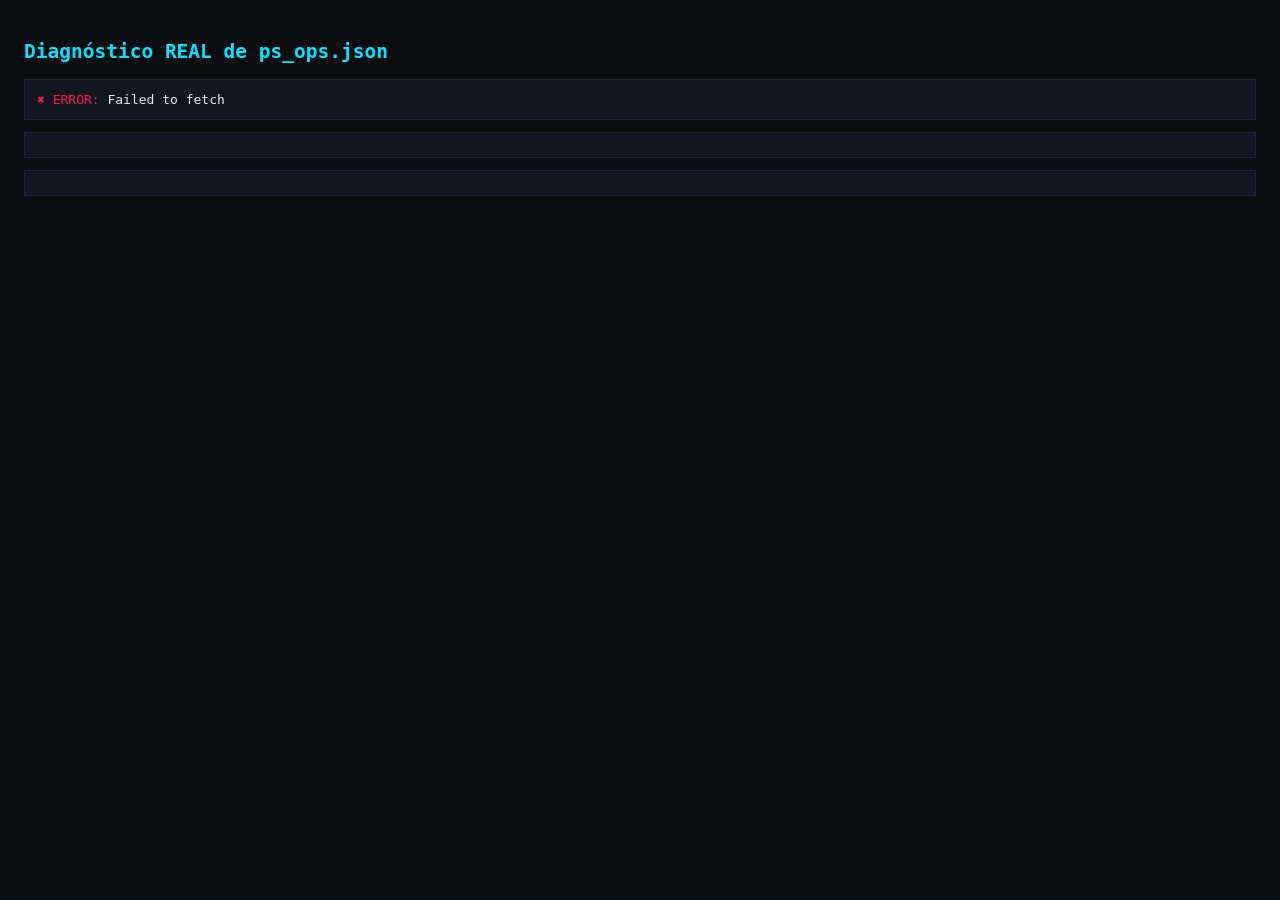
<file: debug_ops.html>
<!DOCTYPE html>
<html lang="es">
<head>
  <meta charset="UTF-8">
  <title>Diagnóstico REAL ps_ops.json</title>
  <style>
    body { background:#0a0c10; color:#e8eaf6; font-family:monospace; padding:16px }
    h2 { color:#00e5ff }
    .box { background:#111520; border:1px solid #1e2535; padding:12px; margin-top:12px }
    .ok { color:#00e676 }
    .err { color:#ff1744 }
    pre { white-space:pre-wrap; word-break:break-word }
  </style>
</head>
<body>

<h2>Diagnóstico REAL de ps_ops.json</h2>

<div id="status" class="box">Cargando…</div>
<div id="keys" class="box"></div>
<div id="sample" class="box"></div>

<script>
const URL = 'https://raw.githubusercontent.com/Csotoajoy/grupoerlo/main/ps_ops.json';

(async function () {
  try {
    const res = await fetch(URL + '?t=' + Date.now());
    const data = await res.json();

    document.getElementById('status').innerHTML =
      '<span class="ok">✔ JSON cargado</span><br>' +
      'Tipo raíz: ' + (Array.isArray(data) ? 'Array' : typeof data);

    if (!Array.isArray(data)) {
      document.getElementById('keys').innerHTML =
        '<b>Claves del objeto raíz:</b><br><pre>' +
        JSON.stringify(Object.keys(data), null, 2) +
        '</pre>';
    }

    let arr = null;

    if (Array.isArray(data)) {
      arr = data;
    } else {
      // buscar la PRIMERA propiedad que sea un array
      for (const k in data) {
        if (Array.isArray(data[k])) {
          arr = data[k];
          document.getElementById('status').innerHTML +=
            '<br><span class="ok">✔ Array encontrado en: <b>' + k + '</b></span>';
          break;
        }
      }
    }

    if (!arr) {
      throw new Error('No se encontró ningún array dentro del JSON');
    }

    document.getElementById('sample').innerHTML =
      '<b>Primer elemento real de datos:</b><pre>' +
      JSON.stringify(arr[0], null, 2) +
      '</pre>';

  } catch (e) {
    document.getElementById('status').innerHTML =
      '<span class="err">✖ ERROR:</span> ' + e.message;
    console.error(e);
  }
})();
</script>

</body>
</html>
</file>
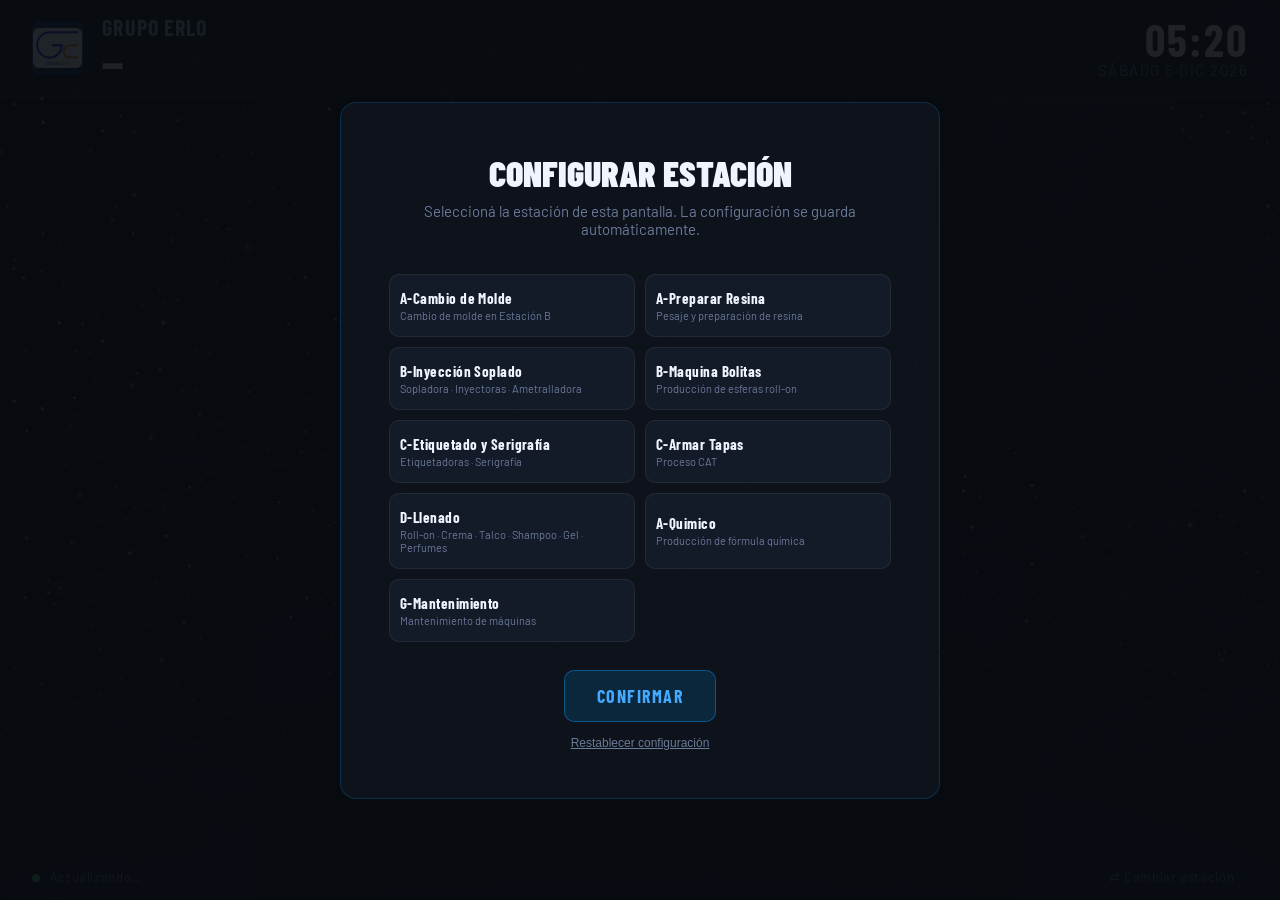
<file: estacion.html>
<!DOCTYPE html>
<html lang="es">
<head>
<meta charset="UTF-8">
<meta name="viewport" content="width=device-width, initial-scale=1.0">
<title>Estación — Grupo Erlo</title>
<link rel="preconnect" href="https://fonts.googleapis.com">
<link href="https://fonts.googleapis.com/css2?family=Barlow+Condensed:wght@400;600;700;900&family=Barlow:wght@400;500;600&display=swap" rel="stylesheet">
<style>
  :root {
    --bg: #080c10;
    --surface: #0f1520;
    --surface2: #151d2b;
    --border: rgba(255,255,255,0.07);
    --text: #f0f4ff;
    --text-dim: #6a7a99;
    --text-mid: #a0b0cc;
    --accent-urgente: #ff4444;
    --accent-a: #ff8c00;
    --accent-b: #00b4ff;
    --accent-c: #44cc77;
    --accent-bloqueada: #cc44ff;
    --glow-urgente: rgba(255,68,68,0.25);
    --glow-a: rgba(255,140,0,0.25);
    --glow-b: rgba(0,180,255,0.25);
    --glow-c: rgba(68,204,119,0.25);
    --glow-bloqueada: rgba(204,68,255,0.25);
  }

  * { margin: 0; padding: 0; box-sizing: border-box; }

  body {
    background: var(--bg);
    color: var(--text);
    font-family: 'Barlow', sans-serif;
    height: 100vh;
    overflow: hidden;
    display: flex;
    flex-direction: column;
  }

  /* ── HEADER ── */
  .header {
    display: flex;
    align-items: center;
    justify-content: space-between;
    padding: clamp(10px,1.5vh,20px) clamp(16px,2.5vw,40px);
    border-bottom: 1px solid var(--border);
    background: var(--surface);
    flex-shrink: 0;
  }

  .logo-area {
    display: flex;
    align-items: center;
    gap: clamp(10px,1.5vw,20px);
  }

  .logo-box {
    width: clamp(36px,4vw,56px);
    height: clamp(36px,4vw,56px);
    background: linear-gradient(135deg, #1a3a6e, #0d2244);
    border: 1px solid rgba(0,160,255,0.3);
    border-radius: 8px;
    display: flex;
    align-items: center;
    justify-content: center;
    font-family: 'Barlow Condensed', sans-serif;
    font-weight: 900;
    font-size: clamp(14px,2vw,22px);
    color: #4af;
    letter-spacing: -1px;
  }

  .company-name {
    font-family: 'Barlow Condensed', sans-serif;
    font-weight: 700;
    font-size: clamp(14px,1.8vw,22px);
    color: var(--text-mid);
    letter-spacing: 0.05em;
    text-transform: uppercase;
  }

  .station-label {
    font-family: 'Barlow Condensed', sans-serif;
    font-weight: 900;
    font-size: clamp(18px,2.8vw,36px);
    color: var(--text);
    letter-spacing: 0.02em;
    text-transform: uppercase;
  }

  .clock-area {
    text-align: right;
  }

  .clock {
    font-family: 'Barlow Condensed', sans-serif;
    font-weight: 700;
    font-size: clamp(22px,3.5vw,48px);
    color: var(--text);
    letter-spacing: 0.05em;
    line-height: 1;
  }

  .date {
    font-size: clamp(10px,1.2vw,15px);
    color: var(--text-dim);
    text-transform: uppercase;
    letter-spacing: 0.1em;
  }

  /* ── MAIN ── */
  .main {
    flex: 1;
    display: flex;
    flex-direction: column;
    padding: clamp(12px,2vh,28px) clamp(16px,2.5vw,40px);
    gap: clamp(10px,1.5vh,20px);
    overflow: hidden;
  }

  /* ── OP ACTIVA ── */
  .op-activa {
    flex: 1;
    background: var(--surface);
    border: 1px solid var(--border);
    border-radius: 12px;
    padding: clamp(16px,2.5vh,36px) clamp(20px,3vw,48px);
    display: flex;
    flex-direction: column;
    justify-content: space-between;
    position: relative;
    overflow: hidden;
    transition: border-color 0.4s, box-shadow 0.4s;
  }

  .op-activa::before {
    content: '';
    position: absolute;
    top: 0; left: 0; right: 0;
    height: 4px;
    background: var(--prioridad-color, #444);
    border-radius: 12px 12px 0 0;
  }

  .op-header {
    display: flex;
    align-items: flex-start;
    justify-content: space-between;
    gap: 20px;
  }

  .op-label {
    font-size: clamp(10px,1.1vw,14px);
    color: var(--text-dim);
    text-transform: uppercase;
    letter-spacing: 0.15em;
    margin-bottom: clamp(4px,0.8vh,10px);
  }

  .op-sku {
    font-family: 'Barlow Condensed', sans-serif;
    font-weight: 900;
    font-size: clamp(28px,5.5vw,88px);
    line-height: 1;
    color: var(--text);
    max-width: 75%;
  }

  .prioridad-badge {
    font-family: 'Barlow Condensed', sans-serif;
    font-weight: 700;
    font-size: clamp(12px,1.6vw,22px);
    padding: clamp(4px,0.6vh,8px) clamp(10px,1.2vw,18px);
    border-radius: 6px;
    text-transform: uppercase;
    letter-spacing: 0.1em;
    white-space: nowrap;
    border: 1px solid;
    flex-shrink: 0;
  }

  .op-meta {
    display: flex;
    gap: clamp(20px,4vw,60px);
    align-items: flex-end;
  }

  .meta-item {
    display: flex;
    flex-direction: column;
    gap: 4px;
  }

  .meta-label {
    font-size: clamp(9px,1vw,13px);
    color: var(--text-dim);
    text-transform: uppercase;
    letter-spacing: 0.12em;
  }

  .meta-value {
    font-family: 'Barlow Condensed', sans-serif;
    font-weight: 700;
    font-size: clamp(20px,3.5vw,52px);
    line-height: 1;
    color: var(--text);
  }

  .meta-value.highlight {
    color: var(--prioridad-color, var(--text));
  }

  /* ── BARRA PROGRESO ── */
  .progress-section {
    display: flex;
    flex-direction: column;
    gap: clamp(6px,1vh,12px);
  }

  .progress-header {
    display: flex;
    justify-content: space-between;
    align-items: center;
  }

  .progress-title {
    font-size: clamp(10px,1.1vw,14px);
    color: var(--text-dim);
    text-transform: uppercase;
    letter-spacing: 0.12em;
  }

  .progress-pct {
    font-family: 'Barlow Condensed', sans-serif;
    font-weight: 700;
    font-size: clamp(16px,2.2vw,30px);
    color: var(--prioridad-color, var(--text));
  }

  .progress-track {
    height: clamp(12px,1.8vh,24px);
    background: rgba(255,255,255,0.06);
    border-radius: 100px;
    overflow: hidden;
    position: relative;
  }

  .progress-fill {
    height: 100%;
    border-radius: 100px;
    background: var(--prioridad-color, #444);
    box-shadow: 0 0 20px var(--prioridad-glow, transparent);
    transition: width 1s ease;
    position: relative;
  }

  .progress-fill::after {
    content: '';
    position: absolute;
    top: 0; left: 0; right: 0; bottom: 0;
    background: linear-gradient(90deg, transparent 60%, rgba(255,255,255,0.15));
    border-radius: 100px;
  }

  /* ── COLA DE OPs ── */
  .cola {
    background: var(--surface);
    border: 1px solid var(--border);
    border-radius: 10px;
    padding: clamp(10px,1.5vh,20px) clamp(16px,2vw,28px);
    flex-shrink: 0;
  }

  .cola-title {
    font-size: clamp(9px,1vw,13px);
    color: var(--text-dim);
    text-transform: uppercase;
    letter-spacing: 0.15em;
    margin-bottom: clamp(8px,1vh,14px);
  }

  .cola-items {
    display: flex;
    gap: clamp(8px,1.5vw,20px);
    overflow: hidden;
  }

  .cola-item {
    background: var(--surface2);
    border: 1px solid var(--border);
    border-radius: 8px;
    padding: clamp(8px,1.2vh,14px) clamp(12px,1.5vw,20px);
    flex: 1;
    min-width: 0;
    display: flex;
    flex-direction: column;
    gap: 4px;
  }

  .cola-sku {
    font-family: 'Barlow Condensed', sans-serif;
    font-weight: 700;
    font-size: clamp(13px,1.6vw,22px);
    white-space: nowrap;
    overflow: hidden;
    text-overflow: ellipsis;
    color: var(--text);
  }

  .cola-cant {
    font-size: clamp(10px,1.1vw,14px);
    color: var(--text-dim);
  }

  .cola-badge {
    font-size: clamp(9px,0.9vw,12px);
    font-weight: 600;
    padding: 2px 8px;
    border-radius: 4px;
    align-self: flex-start;
    text-transform: uppercase;
    letter-spacing: 0.08em;
  }

  /* ── ESTADO SIN OP ── */
  .sin-op {
    flex: 1;
    display: flex;
    flex-direction: column;
    align-items: center;
    justify-content: center;
    gap: clamp(16px,3vh,40px);
    text-align: center;
  }

  .sin-op-logo {
    width: clamp(80px,12vw,160px);
    height: clamp(80px,12vw,160px);
    background: linear-gradient(135deg, #1a3a6e, #0d2244);
    border: 2px solid rgba(0,160,255,0.2);
    border-radius: 20px;
    display: flex;
    align-items: center;
    justify-content: center;
    font-family: 'Barlow Condensed', sans-serif;
    font-weight: 900;
    font-size: clamp(32px,6vw,72px);
    color: #4af;
    animation: pulse 3s ease-in-out infinite;
  }

  @keyframes pulse {
    0%, 100% { opacity: 1; box-shadow: 0 0 0 0 rgba(0,160,255,0); }
    50% { opacity: 0.85; box-shadow: 0 0 40px 8px rgba(0,160,255,0.12); }
  }

  .sin-op-msg {
    font-family: 'Barlow Condensed', sans-serif;
    font-weight: 700;
    font-size: clamp(18px,3vw,42px);
    color: var(--text-dim);
    text-transform: uppercase;
    letter-spacing: 0.1em;
  }

  .sin-op-frase {
    font-size: clamp(14px,1.8vw,24px);
    color: rgba(160,176,204,0.6);
    max-width: 600px;
    line-height: 1.5;
    font-style: italic;
  }

  /* ── FOOTER ── */
  .footer {
    display: flex;
    align-items: center;
    justify-content: space-between;
    padding: clamp(6px,1vh,12px) clamp(16px,2.5vw,40px);
    border-top: 1px solid var(--border);
    flex-shrink: 0;
  }

  .refresh-info {
    font-size: clamp(9px,1vw,13px);
    color: var(--text-dim);
    letter-spacing: 0.05em;
  }

  .status-dot {
    width: 8px; height: 8px;
    border-radius: 50%;
    background: #44cc77;
    display: inline-block;
    margin-right: 6px;
    animation: blink 2s ease-in-out infinite;
  }

  @keyframes blink {
    0%, 100% { opacity: 1; }
    50% { opacity: 0.3; }
  }

  .cambiar-btn {
    background: none;
    border: 1px solid var(--border);
    border-radius: 6px;
    padding: clamp(4px,0.6vh,8px) clamp(8px,1vw,14px);
    color: var(--text-dim);
    font-family: 'Barlow', sans-serif;
    font-size: clamp(9px,1vw,13px);
    cursor: pointer;
    letter-spacing: 0.05em;
    transition: all 0.2s;
  }

  .cambiar-btn:hover {
    border-color: rgba(0,160,255,0.4);
    color: #4af;
  }

  .updated-at {
    font-size: clamp(9px,1vw,12px);
    color: var(--text-dim);
  }

  /* ── SETUP SCREEN ── */
  .setup-screen {
    position: fixed;
    inset: 0;
    background: var(--bg);
    display: flex;
    align-items: center;
    justify-content: center;
    z-index: 100;
  }

  .setup-card {
    background: var(--surface);
    border: 1px solid rgba(0,160,255,0.2);
    border-radius: 16px;
    padding: 48px;
    width: min(600px, 90vw);
    text-align: center;
  }

  .setup-title {
    font-family: 'Barlow Condensed', sans-serif;
    font-weight: 900;
    font-size: 36px;
    color: var(--text);
    margin-bottom: 8px;
    text-transform: uppercase;
  }

  .setup-sub {
    color: var(--text-dim);
    font-size: 15px;
    margin-bottom: 36px;
  }

  .setup-grid {
    display: grid;
    grid-template-columns: 1fr 1fr;
    gap: 10px;
    margin-bottom: 28px;
  }

  .setup-btn {
    background: var(--surface2);
    border: 1px solid var(--border);
    border-radius: 10px;
    padding: 14px 10px;
    color: var(--text);
    font-family: 'Barlow Condensed', sans-serif;
    font-weight: 700;
    font-size: 15px;
    cursor: pointer;
    text-align: left;
    transition: all 0.2s;
    letter-spacing: 0.03em;
  }

  .setup-btn:hover, .setup-btn.selected {
    background: rgba(0,160,255,0.1);
    border-color: rgba(0,160,255,0.4);
    color: #4af;
  }

  .setup-btn span {
    display: block;
    font-family: 'Barlow', sans-serif;
    font-weight: 400;
    font-size: 11px;
    color: var(--text-dim);
    margin-top: 2px;
    letter-spacing: 0;
  }

  .setup-confirm {
    background: rgba(0,160,255,0.15);
    border: 1px solid rgba(0,160,255,0.4);
    border-radius: 10px;
    padding: 14px 32px;
    color: #4af;
    font-family: 'Barlow Condensed', sans-serif;
    font-weight: 700;
    font-size: 18px;
    cursor: pointer;
    letter-spacing: 0.08em;
    text-transform: uppercase;
    transition: all 0.2s;
  }

  .setup-confirm:hover {
    background: rgba(0,160,255,0.25);
  }

  .setup-reset {
    margin-top: 14px;
    background: none;
    border: none;
    color: var(--text-dim);
    font-size: 12px;
    cursor: pointer;
    text-decoration: underline;
  }
</style>
</head>
<body>

<!-- SETUP SCREEN -->
<div class="setup-screen" id="setupScreen">
  <div class="setup-card">
    <div class="setup-title">Configurar estación</div>
    <div class="setup-sub">Seleccioná la estación de esta pantalla. La configuración se guarda automáticamente.</div>
    <div class="setup-grid" id="setupGrid"></div>
    <button class="setup-confirm" onclick="confirmarEstacion()">Confirmar</button>
    <br>
    <button class="setup-reset" onclick="resetConfig()">Restablecer configuración</button>
  </div>
</div>

<!-- DASHBOARD -->
<div class="header">
  <div class="logo-area">
    <div class="logo-box">
      <img src="[data-uri]" style="max-height:100%;max-width:100%;object-fit:contain;padding:4px" onerror="this.outerHTML='GE'">
    </div>
    <div>
      <div class="company-name">Grupo Erlo</div>
      <div class="station-label" id="stationLabel">—</div>
    </div>
  </div>
  <div class="clock-area">
    <div class="clock" id="clock">00:00</div>
    <div class="date" id="dateLabel">—</div>
  </div>
</div>

<div class="main" id="mainContent">
  <!-- Contenido dinámico -->
</div>

<div class="footer">
  <div class="refresh-info">
    <span class="status-dot" id="statusDot"></span>
    <span id="refreshInfo">Actualizando…</span>
  </div>
  <div class="updated-at" id="updatedAt"></div>
  <button class="cambiar-btn" onclick="cambiarEstacion()">⇄ Cambiar estación</button>
</div>

<script>
// ── CONFIGURACIÓN ──
const DATA_URL = 'https://csotoajoy.github.io/grupoerlo/ps_all.json';
const REFRESH_MS = 30000;

const ESTACIONES = [
  { id: 'A-Cambio de Molde',         label: 'A-Cambio de Molde',         desc: 'Cambio de molde en Estación B' },
  { id: 'A-Preparar Resina',         label: 'A-Preparar Resina',         desc: 'Pesaje y preparación de resina' },
  { id: 'B-Inyección Soplado',       label: 'B-Inyección Soplado',       desc: 'Sopladora · Inyectoras · Ametralladora' },
  { id: 'B-Maquina Bolitas',         label: 'B-Maquina Bolitas',         desc: 'Producción de esferas roll-on' },
  { id: 'C-Etiquetado y Serigrafía', label: 'C-Etiquetado y Serigrafía', desc: 'Etiquetadoras · Serigrafía' },
  { id: 'C-Armar Tapas',             label: 'C-Armar Tapas',             desc: 'Proceso CAT' },
  { id: 'D-Llenado',                 label: 'D-Llenado',                 desc: 'Roll-on · Crema · Talco · Shampoo · Gel · Perfumes' },
  { id: 'A-Quimico',                 label: 'A-Quimico',                 desc: 'Producción de fórmula química' },
  { id: 'G-Mantenimiento',           label: 'G-Mantenimiento',           desc: 'Mantenimiento de máquinas' },
];

const FRASES_5S = [
  'Un lugar para cada cosa, y cada cosa en su lugar.',
  'La limpieza es el primer paso hacia la calidad.',
  'Organización hoy, eficiencia mañana.',
  'El orden en planta refleja el orden en la mente.',
  'Eliminar lo innecesario libera espacio para lo importante.',
  'Estandarizar hoy evita errores mañana.',
  'La disciplina convierte los buenos hábitos en rutina.',
  'El tiempo invertido en orden se recupera en productividad.',
  'Una planta limpia es una planta segura.',
  'Seiso: limpiar es inspeccionar.',
];

const PRIORIDAD_CFG = {
  'URGENTE':   { color: '#ff4444', glow: 'rgba(255,68,68,0.3)',   bg: 'rgba(255,68,68,0.12)',   border: 'rgba(255,68,68,0.4)' },
  'A':         { color: '#ff8c00', glow: 'rgba(255,140,0,0.3)',   bg: 'rgba(255,140,0,0.12)',   border: 'rgba(255,140,0,0.4)' },
  'B':         { color: '#00b4ff', glow: 'rgba(0,180,255,0.3)',   bg: 'rgba(0,180,255,0.12)',   border: 'rgba(0,180,255,0.4)' },
  'C':         { color: '#44cc77', glow: 'rgba(68,204,119,0.3)',  bg: 'rgba(68,204,119,0.12)',  border: 'rgba(68,204,119,0.4)' },
  'BLOQUEADA': { color: '#cc44ff', glow: 'rgba(204,68,255,0.3)',  bg: 'rgba(204,68,255,0.12)',  border: 'rgba(204,68,255,0.4)' },
};

// ── ESTADO ──
let estacionActual = localStorage.getItem('erlo_estacion') || null;
let fraseIdx = Math.floor(Math.random() * FRASES_5S.length);
let logoTurn = 0;
let sinOpInterval = null;
let data = null;

// ── SETUP ──
function initSetup() {
  const grid = document.getElementById('setupGrid');
  grid.innerHTML = '';
  ESTACIONES.forEach(e => {
    const btn = document.createElement('button');
    btn.className = 'setup-btn' + (estacionActual === e.id ? ' selected' : '');
    btn.innerHTML = `${e.label}<span>${e.desc}</span>`;
    btn.onclick = () => {
      document.querySelectorAll('.setup-btn').forEach(b => b.classList.remove('selected'));
      btn.classList.add('selected');
      estacionActual = e.id;
    };
    grid.appendChild(btn);
  });
}

function confirmarEstacion() {
  if (!estacionActual) return;
  localStorage.setItem('erlo_estacion', estacionActual);
  document.getElementById('setupScreen').style.display = 'none';
  document.getElementById('stationLabel').textContent = estacionActual;
  iniciar();
}

function cambiarEstacion() {
  if (sinOpInterval) { clearInterval(sinOpInterval); sinOpInterval = null; }
  document.getElementById("setupScreen").style.display = "flex";
  initSetup();
}

function resetConfig() {
  localStorage.removeItem('erlo_estacion');
  estacionActual = null;
  initSetup();
}

// ── RELOJ ──
function updateClock() {
  const now = new Date();
  const h = String(now.getHours()).padStart(2,'0');
  const m = String(now.getMinutes()).padStart(2,'0');
  document.getElementById('clock').textContent = `${h}:${m}`;
  const dias = ['Domingo','Lunes','Martes','Miércoles','Jueves','Viernes','Sábado'];
  const meses = ['Ene','Feb','Mar','Abr','May','Jun','Jul','Ago','Sep','Oct','Nov','Dic'];
  document.getElementById('dateLabel').textContent =
    `${dias[now.getDay()]} ${now.getDate()} ${meses[now.getMonth()]} ${now.getFullYear()}`;
}

// ── FETCH DATOS ──
async function fetchData() {
  try {
    const res = await fetch(DATA_URL + '?t=' + Date.now());
    if (!res.ok) throw new Error('HTTP ' + res.status);
    data = await res.json();
    document.getElementById('statusDot').style.background = '#44cc77';
    document.getElementById('refreshInfo').textContent = 'En vivo · actualiza cada 30s';
    if (data.actualizado) {
      const d = new Date(data.actualizado);
      document.getElementById('updatedAt').textContent =
        'Datos: ' + d.toLocaleTimeString('es-CR', { hour: '2-digit', minute: '2-digit' });
    }
    render();
  } catch(e) {
    document.getElementById('statusDot').style.background = '#ff4444';
    document.getElementById('refreshInfo').textContent = 'Sin conexión · reintentando…';
  }
}

// ── HELPERS ──
function redondearBloques25(kilos) {
  return Math.max(25, Math.ceil(kilos / 25) * 25);
}
function unidsDesdeKilos(kilos, pesoGr) {
  if (!pesoGr || pesoGr <= 0) return null;
  return Math.floor((kilos * 1000) / pesoGr);
}

// ── RENDER ──
function render() {
  if (!data || !estacionActual) return;
  const ORDEN_EST = ['A-Cambio de Molde','A-Preparar Resina','B-Inyección Soplado',
    'B-Maquina Bolitas','C-Armar Tapas','C-Etiquetado y Serigrafía','D-Llenado','A-Quimico'];
  let ops = (data.ordenes || data.ops || []).filter(op =>
    op.estacion === estacionActual && op.estado !== 'Completada'
  );
  ops.sort((a,b) => {
    const pp = {'URGENTE':0,'A':1,'B':2,'C':3,'BLOQUEADA':4};
    return (pp[a.prioridad]||9) - (pp[b.prioridad]||9);
  });
  const activa = ops.find(op => op.estado === 'En Producción') ||
                 ops.find(op => op.estado === 'Pausada') || ops[0] || null;
  const cola = ops.filter(op => op !== activa).slice(0, 4);
  const main = document.getElementById('mainContent');
  if (sinOpInterval) { clearInterval(sinOpInterval); sinOpInterval = null; }
  if (!activa) renderSinOP(main);
  else renderOP(main, activa, cola);
}


function renderOP(container, op, cola) {
  const cfg  = PRIORIDAD_CFG[op.prioridad] || PRIORIDAD_CFG['C'];
  const est  = op.estacion || '';
  const sku  = op.sku || op.productoSku || op.producto_sku || '';
  const opCode    = op.opCode || op['OP Code'] || '';
  const kilos     = parseFloat(op.kilosResina || op['Kilos Resina'] || 0);
  const masterB   = op.master_batch || op['Master Batch'] || op.masterBatch || '';
  const tipoRes   = op.tipo_resina || op['Tipo de Resina'] || op.tipoResina || '';
  const maquina   = op.maquina || op.Maquina || '';
  const molde     = op.molde || op.Molde || '';
  const justif    = op['Justificación'] || op.justificacion || '';
  const cantidad  = parseFloat(op.cantidad || 0);
  const undsMeta  = parseFloat(op['Unds Meta'] || op.undsMeta || 0);
  const stockPT   = parseFloat(op.stockPT || 0);
  const pct       = undsMeta > 0 ? Math.min(100, Math.round((stockPT/undsMeta)*100)) : 0;

  let body = '';

  if (est === 'A-Cambio de Molde') {
    body = `
      <div class="op-header">
        <div style="flex:1;min-width:0">
          <div class="op-label">A — Cambio de Molde</div>
          <div class="op-sku" style="font-size:clamp(22px,4vw,64px)">${molde || sku}</div>
          ${maquina?`<div style="font-size:clamp(12px,1.5vw,20px);color:var(--text-mid);margin-top:6px">Máquina: ${maquina}</div>`:''}
        </div>
        <div class="prioridad-badge" style="color:${cfg.color};background:${cfg.bg};border-color:${cfg.border}">${op.prioridad}</div>
      </div>
      <div class="op-meta">
        <div class="meta-item"><div class="meta-label">Responsable</div><div class="meta-value" style="font-size:clamp(14px,2vw,30px)">Jasson</div></div>
        <div class="meta-item" style="margin-left:auto"><div class="meta-label">Estado</div><div class="meta-value" style="font-size:clamp(13px,1.8vw,26px);color:${cfg.color}">${op.estado||'Pendiente'}</div></div>
      </div>`;

  } else if (est === 'A-Preparar Resina') {
    const kb = redondearBloques25(kilos || cantidad);
    const pt = justif.match(/PT: ([^|]+)/)?.[1]?.trim() || sku;
    body = `
      <div class="op-header">
        <div style="flex:1;min-width:0">
          <div class="op-label">A — Preparar Resina${op.estado==='Pausada'?' · PAUSADA':''}</div>
          <div class="op-sku" style="font-size:clamp(22px,4vw,64px)">${tipoRes || sku}</div>
          <div style="font-size:clamp(11px,1.4vw,18px);color:var(--text-dim);margin-top:6px">Para: ${pt}</div>
        </div>
        <div class="prioridad-badge" style="color:${cfg.color};background:${cfg.bg};border-color:${cfg.border}">${op.prioridad}</div>
      </div>
      <div class="op-meta" style="flex-wrap:wrap;gap:clamp(14px,3vw,48px)">
        <div class="meta-item">
          <div class="meta-label">Kilos a preparar</div>
          <div class="meta-value highlight">${kb} <span style="font-size:.45em;color:var(--text-dim)">kg</span></div>
          <div style="font-size:11px;color:var(--text-dim);margin-top:2px">Bloques de 25 kg</div>
        </div>
        ${masterB?`<div class="meta-item"><div class="meta-label">Master Batch</div><div class="meta-value" style="font-size:clamp(14px,2.2vw,32px);color:#f59e0b">${masterB}</div></div>`:''}
        ${molde?`<div class="meta-item"><div class="meta-label">Molde asignado</div><div class="meta-value" style="font-size:clamp(13px,1.8vw,26px)">${molde}</div></div>`:''}
        <div class="meta-item" style="margin-left:auto"><div class="meta-label">Estado</div><div class="meta-value" style="font-size:clamp(13px,1.8vw,26px);color:${cfg.color}">${op.estado||'Pendiente'}</div></div>
      </div>`;

  } else if (est === 'B-Inyección Soplado' || est === 'B-Maquina Bolitas') {
    const kb = redondearBloques25(kilos || cantidad);
    const pesoGr = est==='B-Maquina Bolitas' ? 3 : sku.includes('75') ? 16 : 8;
    const aproxUnds = unidsDesdeKilos(kb, pesoGr);
    body = `
      <div class="op-header">
        <div style="flex:1;min-width:0">
          <div class="op-label">${est}${op.estado==='Pausada'?' · PAUSADA':''}</div>
          <div class="op-sku">${sku}</div>
          ${maquina?`<div style="font-size:clamp(12px,1.5vw,20px);color:var(--text-mid);margin-top:4px">${maquina}${molde?' · '+molde:''}</div>`:''}
        </div>
        <div class="prioridad-badge" style="color:${cfg.color};background:${cfg.bg};border-color:${cfg.border}">${op.prioridad}</div>
      </div>
      <div class="op-meta" style="flex-wrap:wrap;gap:clamp(14px,3vw,48px)">
        <div class="meta-item">
          <div class="meta-label">Kilos de resina</div>
          <div class="meta-value highlight">${kb} <span style="font-size:.45em;color:var(--text-dim)">kg</span></div>
          <div style="font-size:11px;color:var(--text-dim);margin-top:2px">≈ ${aproxUnds?formatNum(aproxUnds)+' uds':'—'}</div>
        </div>
        ${masterB?`<div class="meta-item"><div class="meta-label">Master Batch</div><div class="meta-value" style="font-size:clamp(13px,1.8vw,26px);color:#f59e0b">${masterB}</div></div>`:''}
        ${tipoRes?`<div class="meta-item"><div class="meta-label">Resina</div><div class="meta-value" style="font-size:clamp(12px,1.6vw,22px)">${tipoRes}</div></div>`:''}
        <div class="meta-item" style="margin-left:auto"><div class="meta-label">Estado</div><div class="meta-value" style="font-size:clamp(13px,1.8vw,26px);color:${cfg.color}">${op.estado||'Pendiente'}</div></div>
      </div>`;

  } else if (est === 'C-Etiquetado y Serigrafía' || est === 'C-Armar Tapas') {
    // Buscar stock de envases en inventario SKU
    const skuItems = (data.inventario_sku || []);
    const keyword = sku.replace(/ROLL ON|75ML|50ML|\d{2}-\d{2}/gi,'').trim().split(' ').filter(w=>w.length>3)[0]||'';
    const matches = keyword ? skuItems.filter(s => s.descripcion && s.descripcion.toLowerCase().includes(keyword.toLowerCase())) : [];
    const envBase = matches.find(s=>(s.status||'').toLowerCase()==='envase');
    const envEtiq = matches.find(s=>(s.status||'').toLowerCase().includes('etiquetado'));
    body = `
      <div class="op-header">
        <div style="flex:1;min-width:0">
          <div class="op-label">${est}${op.estado==='Pausada'?' · PAUSADA':''}</div>
          <div class="op-sku">${sku}</div>
          ${opCode?`<div style="font-size:clamp(10px,1.2vw,15px);color:var(--text-dim);margin-top:4px">${opCode}</div>`:''}
        </div>
        <div class="prioridad-badge" style="color:${cfg.color};background:${cfg.bg};border-color:${cfg.border}">${op.prioridad}</div>
      </div>
      <div class="op-meta" style="flex-wrap:wrap;gap:clamp(14px,3vw,48px)">
        <div class="meta-item"><div class="meta-label">Uds a etiquetar</div><div class="meta-value highlight">${formatNum(cantidad)}</div></div>
        ${envBase?`<div class="meta-item"><div class="meta-label">${envBase.descripcion}</div><div class="meta-value" style="font-size:clamp(14px,2vw,28px);color:${parseFloat(envBase.unds||0)>0?'#44cc77':'#ff4444'}">${formatNum(Math.max(0,parseFloat(envBase.unds||0)))}</div></div>`:''}
        ${envEtiq?`<div class="meta-item"><div class="meta-label">${envEtiq.descripcion}</div><div class="meta-value" style="font-size:clamp(14px,2vw,28px);color:#a0b0cc">${formatNum(Math.max(0,parseFloat(envEtiq.unds||0)))}</div></div>`:''}
        <div class="meta-item" style="margin-left:auto"><div class="meta-label">Estado</div><div class="meta-value" style="font-size:clamp(13px,1.8vw,26px);color:${cfg.color}">${op.estado||'Pendiente'}</div></div>
      </div>
      ${pct>0?`<div class="progress-section" style="margin-top:clamp(12px,2vh,28px)"><div class="progress-header"><div class="progress-title">Progreso</div><div class="progress-pct">${pct}%</div></div><div class="progress-track"><div class="progress-fill" style="width:${pct}%;background:${cfg.color};box-shadow:0 0 16px ${cfg.glow}"></div></div></div>`:''}`;

  } else {
    // D-Llenado, A-Quimico, otros
    body = `
      <div class="op-header">
        <div style="flex:1;min-width:0">
          <div class="op-label">${est}${op.estado==='Pausada'?' · PAUSADA':''}</div>
          <div class="op-sku">${sku}</div>
          ${opCode?`<div style="font-size:clamp(10px,1.2vw,15px);color:var(--text-dim);margin-top:4px">${opCode}</div>`:''}
        </div>
        <div style="display:flex;flex-direction:column;align-items:flex-end;gap:8px">
          <div class="prioridad-badge" style="color:${cfg.color};background:${cfg.bg};border-color:${cfg.border}">${op.prioridad}</div>
          <div style="font-family:'Barlow Condensed',sans-serif;font-weight:700;font-size:clamp(16px,2.5vw,36px)">${formatNum(cantidad)} <span style="font-size:.5em;color:var(--text-dim)">${op.unidad_produccion||'uds'}</span></div>
        </div>
      </div>
      <div class="op-meta">
        <div class="meta-item"><div class="meta-label">Cantidad</div><div class="meta-value highlight">${formatNum(cantidad)}</div></div>
        <div class="meta-item" style="margin-left:auto"><div class="meta-label">Estado</div><div class="meta-value" style="font-size:clamp(13px,1.8vw,26px);color:${cfg.color}">${op.estado||'Pendiente'}</div></div>
      </div>
      ${pct>0?`<div class="progress-section" style="margin-top:clamp(12px,2vh,28px)"><div class="progress-header"><div class="progress-title">Progreso</div><div class="progress-pct">${pct}%</div></div><div class="progress-track"><div class="progress-fill" style="width:${pct}%;background:${cfg.color};box-shadow:0 0 16px ${cfg.glow}"></div></div></div>`:''}
      ${justif?`<div style="margin-top:clamp(8px,1.5vh,20px);padding:10px 14px;background:rgba(255,255,255,.04);border-radius:8px;font-size:clamp(10px,1.1vw,14px);color:var(--text-dim);line-height:1.5">${justif}</div>`:''}`;
  }

  container.innerHTML = `
    <div class="op-activa" id="opCard" style="--prioridad-color:${cfg.color};--prioridad-glow:${cfg.glow};border-color:${cfg.border};box-shadow:0 0 40px ${cfg.glow}">
      ${body}
    </div>
    ${cola.length>0?`<div class="cola"><div class="cola-title">En cola (${cola.length})</div><div class="cola-items">${cola.map(o=>{
      const c=PRIORIDAD_CFG[o.prioridad]||PRIORIDAD_CFG['C'];
      const nom=o.sku||o.productoSku||'—';
      const kb=['A-Preparar Resina','B-Inyección Soplado','B-Maquina Bolitas'].includes(o.estacion);
      const cant=kb?`${redondearBloques25(parseFloat(o.kilosResina||o.cantidad||0))} kg`:`${formatNum(parseFloat(o.cantidad||0))} uds`;
      return `<div class="cola-item"><div class="cola-badge" style="background:${c.bg};color:${c.color};border:1px solid ${c.border}">${o.prioridad}</div><div class="cola-sku">${nom}</div><div class="cola-cant">${cant}</div></div>`;
    }).join('')}</div></div>`:''}`;
}

function renderSinOP(container) {
  const frase = FRASES_5S[fraseIdx];
  container.innerHTML = `
    <div class="sin-op">
      <div class="sin-op-logo"><img src="[data-uri]" style="max-height:80px;max-width:180px;object-fit:contain" onerror="this.outerHTML='<span style=\\'font-size:clamp(32px,6vw,72px);font-family:Barlow Condensed,sans-serif;font-weight:900;color:#4af\\'>GE</span>'"></div>
      <div class="sin-op-msg">Sin orden asignada</div>
      <div class="sin-op-frase">${frase}</div>
    </div>`;
  sinOpInterval = setInterval(() => {
    fraseIdx = (fraseIdx + 1) % FRASES_5S.length;
    logoTurn++;
    renderSinOP(document.getElementById('mainContent'));
  }, 300000);
}

function formatNum(n) {
  if (!n && n !== 0) return '—';
  return Number(n).toLocaleString('es-CR');
}

// ── INICIO ──
function iniciar() {
  fetchData();
  setInterval(fetchData, REFRESH_MS);
}

// ── BOOT ──
updateClock();
setInterval(updateClock, 1000);
initSetup();

if (estacionActual) {
  document.getElementById('setupScreen').style.display = 'none';
  document.getElementById('stationLabel').textContent = estacionActual;
  iniciar();
}
</script>
<script src="fx/realce.js" data-numeros=".meta-value, .progress-pct"></script>
</body>
</html>
</file>
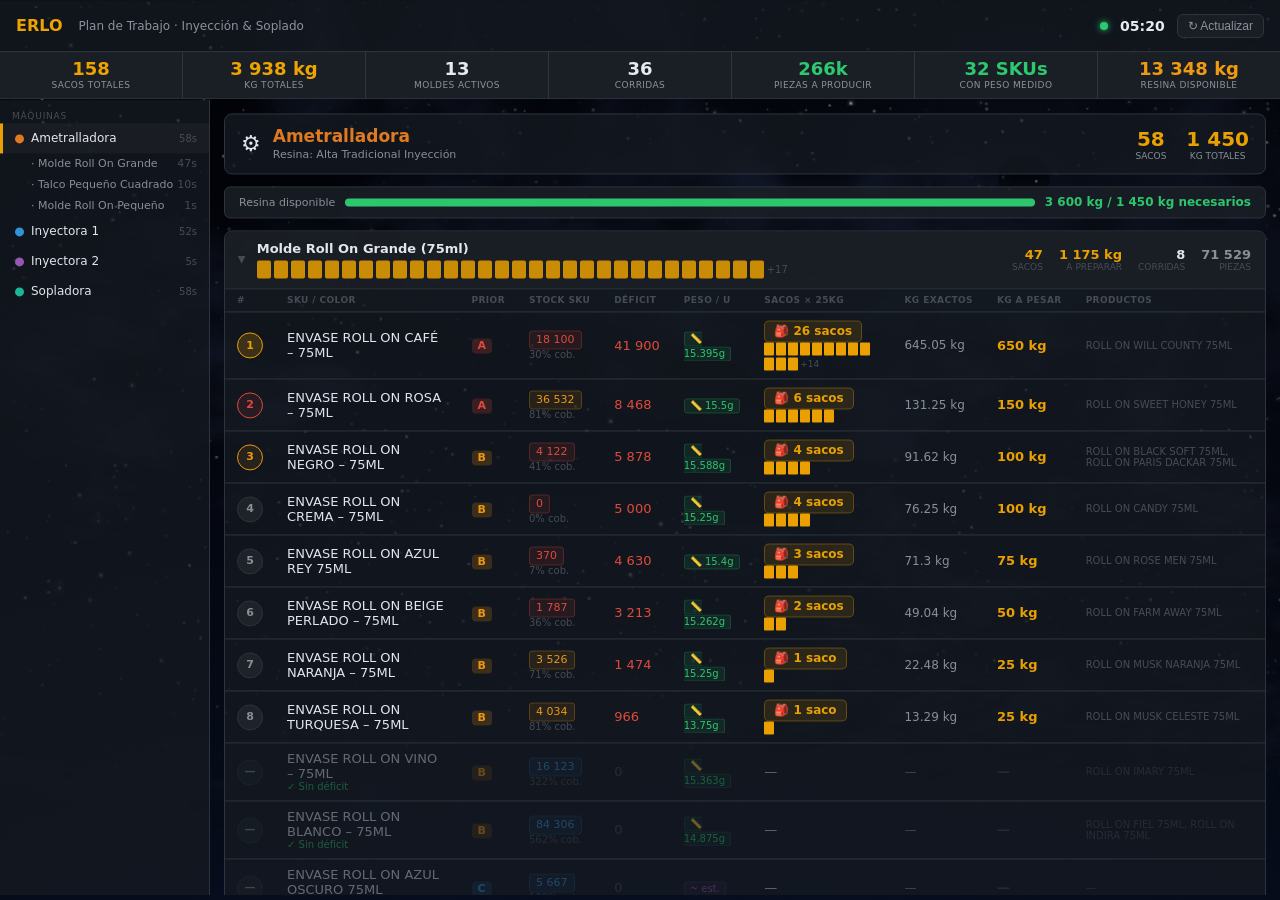
<file: plan_trabajo_v2.html>
<!DOCTYPE html>
<html lang="es">
<head>
<meta charset="UTF-8">
<meta name="viewport" content="width=device-width, initial-scale=1.0">
<title>Plan de Trabajo · Grupo Erlo</title>
<style>
:root {
  --bg:#0d1117; --surface:#161b22; --surface2:#1c2128; --surface3:#21262d;
  --border:#30363d; --text:#e6edf3; --text-mid:#8b949e; --text-dim:#484f58;
  --green:#2ecc71; --amber:#f39c12; --red:#e74c3c; --blue:#3498db;
  --purple:#9b59b6; --teal:#1abc9c; --accent:#f0a500;
}
*{box-sizing:border-box;margin:0;padding:0;}
body{background:var(--bg);color:var(--text);font-family:'Segoe UI',system-ui,sans-serif;font-size:13px;}

/* HEADER */
.hdr{background:var(--surface);border-bottom:1px solid var(--border);padding:0 16px;height:52px;display:flex;align-items:center;gap:16px;position:sticky;top:0;z-index:200;}
.hdr-logo{color:var(--accent);font-weight:700;font-size:16px;}
.hdr-title{color:var(--text-mid);font-size:12px;}
.hdr-r{margin-left:auto;display:flex;align-items:center;gap:12px;}
.clock{font-size:14px;font-weight:600;font-variant-numeric:tabular-nums;}
.dot{width:8px;height:8px;border-radius:50%;background:var(--text-dim);}
.dot.ok{background:var(--green);box-shadow:0 0 6px var(--green);}
.rbtn{background:var(--surface2);border:1px solid var(--border);color:var(--text-mid);padding:4px 10px;border-radius:6px;cursor:pointer;font-size:12px;}
.rbtn:hover{color:var(--text);}

/* KPI */
.kpi-bar{display:flex;gap:1px;background:var(--border);border-bottom:1px solid var(--border);}
.kpi{flex:1;background:var(--surface);padding:8px 10px;display:flex;flex-direction:column;align-items:center;gap:2px;}
.kv{font-size:18px;font-weight:700;line-height:1;font-variant-numeric:tabular-nums;}
.kl{font-size:9px;color:var(--text-mid);text-transform:uppercase;letter-spacing:.4px;text-align:center;}

/* LAYOUT */
.page{display:flex;height:calc(100vh - 104px);overflow:hidden;}

/* NAV */
.nav{width:210px;min-width:210px;background:var(--surface);border-right:1px solid var(--border);overflow-y:auto;padding:6px 0;}
.nav-sec{padding:6px 12px 2px;font-size:9px;color:var(--text-dim);text-transform:uppercase;letter-spacing:.8px;}
.nav-maq{padding:8px 12px;cursor:pointer;display:flex;align-items:center;gap:7px;border-left:3px solid transparent;transition:all .15s;}
.nav-maq:hover{background:var(--surface2);}
.nav-maq.active{background:var(--surface2);border-left-color:var(--accent);}
.nav-dot{width:9px;height:9px;border-radius:50%;flex-shrink:0;}
.nav-name{font-size:12px;font-weight:500;flex:1;}
.nav-sacos{margin-left:auto;font-size:10px;color:var(--text-dim);font-variant-numeric:tabular-nums;}
.nav-molde{padding:4px 12px 4px 28px;cursor:pointer;font-size:11px;color:var(--text-mid);border-left:3px solid transparent;transition:all .12s;display:flex;justify-content:space-between;}
.nav-molde:hover{background:var(--surface2);color:var(--text);}
.nav-molde.active{color:var(--text);background:rgba(240,165,0,.06);border-left-color:rgba(240,165,0,.4);}

/* MAIN */
.main{flex:1;overflow-y:auto;padding:14px;}

/* MAQ HEADER */
.maq-hdr{display:flex;align-items:center;gap:12px;padding:12px 16px;background:var(--surface);border:1px solid var(--border);border-radius:8px;margin-bottom:12px;}
.maq-icon{font-size:22px;}
.maq-nm{font-size:17px;font-weight:700;}
.maq-sub{font-size:11px;color:var(--text-mid);margin-top:2px;}
.maq-badge{margin-left:auto;display:flex;gap:20px;align-items:center;}
.maq-stat{text-align:center;}
.maq-stat-v{font-size:20px;font-weight:700;font-variant-numeric:tabular-nums;}
.maq-stat-l{font-size:9px;color:var(--text-mid);text-transform:uppercase;}

/* RESINA BAR */
.res-bar{display:flex;align-items:center;gap:10px;padding:8px 14px;background:var(--surface2);border:1px solid var(--border);border-radius:6px;margin-bottom:12px;font-size:12px;}
.res-track{flex:1;height:8px;border-radius:4px;background:var(--surface3);}
.res-fill{height:100%;border-radius:4px;}

/* MOLDE CARD */
.mc{background:var(--surface);border:1px solid var(--border);border-radius:8px;margin-bottom:10px;overflow:hidden;}
.mc-hdr{display:flex;align-items:center;gap:10px;padding:10px 14px;background:var(--surface2);border-bottom:1px solid var(--border);cursor:pointer;user-select:none;}
.mc-chev{color:var(--text-dim);font-size:10px;transition:transform .2s;flex-shrink:0;}
.mc-chev.open{transform:rotate(90deg);}
.mc-name{font-size:13px;font-weight:600;flex:1;}
.mc-stats{display:flex;gap:16px;align-items:center;}
.mc-stat{text-align:right;}
.mc-stat-v{font-size:13px;font-weight:700;font-variant-numeric:tabular-nums;}
.mc-stat-l{font-size:9px;color:var(--text-dim);text-transform:uppercase;}

/* SACO BLOCK VISUAL */
.saco-block{display:flex;flex-wrap:wrap;gap:3px;margin:2px 0;}
.saco{width:14px;height:18px;border-radius:2px;background:var(--accent);opacity:.85;}
.saco.empty{background:var(--surface3);border:1px solid var(--border);}

/* TABLE */
.ct{width:100%;border-collapse:collapse;}
.ct th{padding:6px 12px;font-size:9px;color:var(--text-dim);text-align:left;font-weight:600;text-transform:uppercase;letter-spacing:.4px;border-bottom:1px solid var(--border);background:var(--surface);white-space:nowrap;}
.ct td{padding:8px 12px;border-bottom:1px solid var(--border);vertical-align:middle;}
.ct tr:last-child td{border-bottom:none;}
.ct tr:hover td{background:rgba(255,255,255,.02);}
.row-skip td{opacity:.4;}

/* ORDER NUM */
.ord{width:26px;height:26px;border-radius:50%;background:var(--surface3);border:1px solid var(--border);display:inline-flex;align-items:center;justify-content:center;font-size:11px;font-weight:700;color:var(--text-mid);flex-shrink:0;}
.ord.t1{background:rgba(240,165,0,.2);border-color:var(--accent);color:var(--accent);}
.ord.t2{background:rgba(231,76,60,.1);border-color:var(--red);color:var(--red);}
.ord.t3{background:rgba(243,156,18,.1);border-color:var(--amber);color:var(--amber);}

/* PRIOR */
.bp{display:inline-block;padding:1px 6px;border-radius:4px;font-size:11px;font-weight:700;}
.bp-A{background:rgba(231,76,60,.2);color:#e74c3c;}
.bp-B{background:rgba(243,156,18,.2);color:#f39c12;}
.bp-C{background:rgba(52,152,219,.2);color:#3498db;}

/* SACO PILL */
.saco-pill{display:inline-flex;align-items:center;gap:5px;padding:3px 9px;border-radius:5px;font-size:12px;font-weight:700;font-variant-numeric:tabular-nums;background:rgba(240,165,0,.12);border:1px solid rgba(240,165,0,.3);color:var(--accent);}
.saco-sub{font-size:10px;color:var(--text-dim);margin-top:2px;}

/* KG bar */
.kgb{display:flex;align-items:center;gap:6px;}
.kgt{width:70px;height:5px;border-radius:3px;background:var(--surface3);}
.kgf{height:100%;border-radius:3px;}

/* STOCK */
.sp{display:inline-flex;align-items:center;gap:3px;padding:2px 6px;border-radius:4px;font-size:11px;font-variant-numeric:tabular-nums;}
.sp-ok{background:rgba(46,204,113,.1);color:var(--green);border:1px solid rgba(46,204,113,.25);}
.sp-warn{background:rgba(243,156,18,.1);color:var(--amber);border:1px solid rgba(243,156,18,.25);}
.sp-no{background:rgba(231,76,60,.1);color:var(--red);border:1px solid rgba(231,76,60,.25);}
.sp-ok2{background:rgba(52,152,219,.1);color:var(--blue);border:1px solid rgba(52,152,219,.25);}

/* PESO BADGE */
.peso-badge{font-size:10px;padding:1px 5px;border-radius:3px;font-variant-numeric:tabular-nums;}
.pb-med{background:rgba(46,204,113,.1);color:var(--green);border:1px solid rgba(46,204,113,.2);}
.pb-est{background:rgba(155,89,182,.1);color:var(--purple);border:1px solid rgba(155,89,182,.2);}

.prod-ref{font-size:10px;color:var(--text-dim);}
.no-dem{padding:12px 16px;text-align:center;color:var(--text-dim);font-size:12px;}
.tag-oc{font-size:10px;color:var(--amber);}
</style>
</head>
<body>

<div class="hdr">
  <div class="hdr-logo">ERLO</div>
  <div class="hdr-title">Plan de Trabajo · Inyección &amp; Soplado</div>
  <div class="hdr-r">
    <span class="dot" id="dot"></span>
    <div class="clock" id="clk">00:00</div>
    <button class="rbtn" onclick="fetchLive()">↻ Actualizar</button>
  </div>
</div>

<div class="kpi-bar">
  <div class="kpi"><div class="kv" id="kSacos" style="color:var(--accent)">—</div><div class="kl">Sacos totales</div></div>
  <div class="kpi"><div class="kv" id="kKg" style="color:var(--accent)">—</div><div class="kl">Kg totales</div></div>
  <div class="kpi"><div class="kv" id="kMoldes">—</div><div class="kl">Moldes activos</div></div>
  <div class="kpi"><div class="kv" id="kColores">—</div><div class="kl">Corridas</div></div>
  <div class="kpi"><div class="kv" id="kPiezas" style="color:var(--green)">—</div><div class="kl">Piezas a producir</div></div>
  <div class="kpi"><div class="kv" id="kResMed" style="color:var(--green)">—</div><div class="kl">Con peso medido</div></div>
  <div class="kpi"><div class="kv" id="kResKg" style="color:var(--amber)">—</div><div class="kl">Resina disponible</div></div>
</div>

<div class="page">
  <nav class="nav" id="navPanel"></nav>
  <div class="main" id="mainPanel"><div style="padding:48px;text-align:center;color:var(--text-dim)">Cargando…</div></div>
</div>

<script>
const PLAN_BASE = {"Ametralladora": {"tipo_resina": "Alta Tradicional Inyección", "moldes": [{"molde": "Molde Roll On Grande (75ml)", "total_sacos": 74, "total_kg": 1850.0, "deficit_total": 113661, "colores": [{"sku": "ENVASE ROLL ON CAFÉ – 75ML", "inv_actual": 2805, "demanda_total": 60000, "deficit": 57195, "peso_gr": 15.395, "peso_fuente": "medido", "kg_exactos": 880.51, "sacos": 36, "kg_reales": 900.0, "prioridad": "A", "productos": ["ROLL ON WILL COUNTY 75ML"]}, {"sku": "ENVASE ROLL ON ROSA – 75ML", "inv_actual": 16129, "demanda_total": 45000, "deficit": 28871, "peso_gr": 15.5, "peso_fuente": "medido", "kg_exactos": 447.49, "sacos": 18, "kg_reales": 450.0, "prioridad": "A", "productos": ["ROLL ON SWEET HONEY 75ML"]}, {"sku": "ENVASE ROLL ON NEGRO – 75ML", "inv_actual": 534, "demanda_total": 10000, "deficit": 9466, "peso_gr": 15.588, "peso_fuente": "medido", "kg_exactos": 147.56, "sacos": 6, "kg_reales": 150.0, "prioridad": "B", "productos": ["ROLL ON BLACK SOFT 75ML", "ROLL ON PARIS DACKAR 75ML"]}, {"sku": "ENVASE ROLL ON CREMA – 75ML", "inv_actual": 0, "demanda_total": 5000, "deficit": 5000, "peso_gr": 15.25, "peso_fuente": "medido", "kg_exactos": 76.25, "sacos": 4, "kg_reales": 100.0, "prioridad": "B", "productos": ["ROLL ON CANDY 75ML"]}, {"sku": "ENVASE ROLL ON NARANJA – 75ML", "inv_actual": 796, "demanda_total": 5000, "deficit": 4204, "peso_gr": 15.25, "peso_fuente": "medido", "kg_exactos": 64.11, "sacos": 3, "kg_reales": 75.0, "prioridad": "B", "productos": ["ROLL ON MUSK NARANJA 75ML"]}, {"sku": "ENVASE ROLL ON AZUL REY 75ML", "inv_actual": 370, "demanda_total": 5000, "deficit": 4630, "peso_gr": 15.4, "peso_fuente": "medido", "kg_exactos": 71.31, "sacos": 3, "kg_reales": 75.0, "prioridad": "B", "productos": ["ROLL ON ROSE MEN 75ML"]}, {"sku": "ENVASE ROLL ON VINO – 75ML", "inv_actual": 2915, "demanda_total": 5000, "deficit": 2085, "peso_gr": 15.363, "peso_fuente": "medido", "kg_exactos": 32.03, "sacos": 2, "kg_reales": 50.0, "prioridad": "B", "productos": ["ROLL ON IMARY 75ML"]}, {"sku": "ENVASE ROLL ON BEIGE PERLADO –  75ML", "inv_actual": 4231, "demanda_total": 5000, "deficit": 769, "peso_gr": 15.262, "peso_fuente": "medido", "kg_exactos": 11.74, "sacos": 1, "kg_reales": 25.0, "prioridad": "B", "productos": ["ROLL ON FARM AWAY 75ML"]}, {"sku": "ENVASE ROLL ON TURQUESA – 75ML", "inv_actual": 3559, "demanda_total": 5000, "deficit": 1441, "peso_gr": 13.75, "peso_fuente": "medido", "kg_exactos": 19.82, "sacos": 1, "kg_reales": 25.0, "prioridad": "B", "productos": ["ROLL ON MUSK CELESTE 75ML"]}, {"sku": "ENVASE ROLL ON BLANCO – 75ML", "inv_actual": 67243, "demanda_total": 15000, "deficit": 0, "peso_gr": 14.875, "peso_fuente": "medido", "kg_exactos": 0, "sacos": 0, "kg_reales": 0, "prioridad": "B", "productos": ["ROLL ON FIEL 75ML", "ROLL ON INDIRA 75ML", "ROLL ON TRIUNFO 75ML"]}, {"sku": "ENVASE ROLL ON AZUL OSCURO 75ML", "inv_actual": 0, "demanda_total": 0, "deficit": 0, "peso_gr": null, "peso_fuente": "estimado", "kg_exactos": 0, "sacos": 0, "kg_reales": 0, "prioridad": "C", "productos": []}, {"sku": "ENVASE ROLL ON MORADO – 75ML", "inv_actual": 0, "demanda_total": 0, "deficit": 0, "peso_gr": null, "peso_fuente": "estimado", "kg_exactos": 0, "sacos": 0, "kg_reales": 0, "prioridad": "C", "productos": []}, {"sku": "ENVASE ROLL ON NARANJA CLARO – 75ML", "inv_actual": 0, "demanda_total": 0, "deficit": 0, "peso_gr": null, "peso_fuente": "estimado", "kg_exactos": 0, "sacos": 0, "kg_reales": 0, "prioridad": "C", "productos": []}, {"sku": "ENVASE ROLL ON PAPAYA – 75ML", "inv_actual": 0, "demanda_total": 0, "deficit": 0, "peso_gr": null, "peso_fuente": "estimado", "kg_exactos": 0, "sacos": 0, "kg_reales": 0, "prioridad": "C", "productos": []}]}, {"molde": "Talco Pequeño Cuadrado (150gr)", "total_sacos": 9, "total_kg": 225.0, "deficit_total": 7755, "colores": [{"sku": "ENVASE TALCO CELESTE – 150GR", "inv_actual": 668, "demanda_total": 6500, "deficit": 5832, "peso_gr": 24.85, "peso_fuente": "medido", "kg_exactos": 144.92, "sacos": 6, "kg_reales": 150.0, "prioridad": "A", "productos": ["TALCO BABY PEQ 150GR"]}, {"sku": "ENVASE TALCO CAFÉ – 150GR", "inv_actual": 0, "demanda_total": 1500, "deficit": 1500, "peso_gr": 32.883, "peso_fuente": "medido", "kg_exactos": 49.32, "sacos": 2, "kg_reales": 50.0, "prioridad": "B", "productos": ["TALCO WILL COUNTY 150GR"]}, {"sku": "ENVASE TALCO AZUL – 150GR", "inv_actual": 577, "demanda_total": 1000, "deficit": 423, "peso_gr": null, "peso_fuente": "estimado", "kg_exactos": 7.61, "sacos": 1, "kg_reales": 25.0, "prioridad": "B", "productos": ["TALCO ROSE MEN 150GR"]}, {"sku": "ENVASE TALCO NEGRO – 150GR", "inv_actual": 1413, "demanda_total": 1000, "deficit": 0, "peso_gr": 24.35, "peso_fuente": "medido", "kg_exactos": 0, "sacos": 0, "kg_reales": 0, "prioridad": "B", "productos": ["TALCO CHIEF 150GR"]}, {"sku": "ENVASE TALCO ROSA – 150GR", "inv_actual": 5024, "demanda_total": 1500, "deficit": 0, "peso_gr": 24.262, "peso_fuente": "medido", "kg_exactos": 0, "sacos": 0, "kg_reales": 0, "prioridad": "B", "productos": ["TALCO SWEET HONEY 150GR"]}, {"sku": "ENVASE TALCO BLANCO – 150GR", "inv_actual": 6065, "demanda_total": 2000, "deficit": 0, "peso_gr": 24.496, "peso_fuente": "medido", "kg_exactos": 0, "sacos": 0, "kg_reales": 0, "prioridad": "C", "productos": ["TALCO FIEL 150GR", "TALCO INDIRA 150GR"]}, {"sku": "ENVASE TALCO CREMA – 150GR", "inv_actual": 2362, "demanda_total": 1000, "deficit": 0, "peso_gr": 24.212, "peso_fuente": "medido", "kg_exactos": 0, "sacos": 0, "kg_reales": 0, "prioridad": "C", "productos": ["TALCO CANDY 150GR"]}]}, {"molde": "Molde Roll On Pequeño (50ml)", "total_sacos": 1, "total_kg": 25.0, "deficit_total": 3716, "colores": [{"sku": "ENVASE ROLL ON TURQUESA – 50ML", "inv_actual": -3716, "demanda_total": 0, "deficit": 3716, "peso_gr": null, "peso_fuente": "estimado", "kg_exactos": 18.58, "sacos": 1, "kg_reales": 25.0, "prioridad": "C", "productos": []}, {"sku": "ENVASE ROLL ON AZUL OSCURO 50ML", "inv_actual": 3389, "demanda_total": 0, "deficit": 0, "peso_gr": 8.588, "peso_fuente": "medido", "kg_exactos": 0, "sacos": 0, "kg_reales": 0, "prioridad": "C", "productos": []}, {"sku": "ENVASE ROLL ON AZUL REY 50ML", "inv_actual": 4330, "demanda_total": 0, "deficit": 0, "peso_gr": null, "peso_fuente": "estimado", "kg_exactos": 0, "sacos": 0, "kg_reales": 0, "prioridad": "C", "productos": []}, {"sku": "ENVASE ROLL ON BLANCO – 50ML", "inv_actual": 70824, "demanda_total": 0, "deficit": 0, "peso_gr": 8.262, "peso_fuente": "medido", "kg_exactos": 0, "sacos": 0, "kg_reales": 0, "prioridad": "C", "productos": []}, {"sku": "ENVASE ROLL ON CAFÉ – 50ML", "inv_actual": 10358, "demanda_total": 0, "deficit": 0, "peso_gr": 8.375, "peso_fuente": "medido", "kg_exactos": 0, "sacos": 0, "kg_reales": 0, "prioridad": "C", "productos": []}, {"sku": "ENVASE ROLL ON BEIGE PERLADO – 50ML", "inv_actual": 1640, "demanda_total": 0, "deficit": 0, "peso_gr": null, "peso_fuente": "estimado", "kg_exactos": 0, "sacos": 0, "kg_reales": 0, "prioridad": "C", "productos": []}, {"sku": "ENVASE ROLL ON NARANJA – 50ML", "inv_actual": 85, "demanda_total": 0, "deficit": 0, "peso_gr": null, "peso_fuente": "estimado", "kg_exactos": 0, "sacos": 0, "kg_reales": 0, "prioridad": "C", "productos": []}, {"sku": "ENVASE ROLL ON NARANJA CLARO – 50ML", "inv_actual": 0, "demanda_total": 0, "deficit": 0, "peso_gr": null, "peso_fuente": "estimado", "kg_exactos": 0, "sacos": 0, "kg_reales": 0, "prioridad": "C", "productos": []}, {"sku": "ENVASE ROLL ON NEGRO – 50ML", "inv_actual": 2068, "demanda_total": 0, "deficit": 0, "peso_gr": 8.463, "peso_fuente": "medido", "kg_exactos": 0, "sacos": 0, "kg_reales": 0, "prioridad": "C", "productos": []}, {"sku": "ENVASE ROLL ON PAPAYA – 50ML", "inv_actual": 0, "demanda_total": 0, "deficit": 0, "peso_gr": null, "peso_fuente": "estimado", "kg_exactos": 0, "sacos": 0, "kg_reales": 0, "prioridad": "C", "productos": []}, {"sku": "ENVASE ROLL ON ROSA – 50ML", "inv_actual": 30177, "demanda_total": 0, "deficit": 0, "peso_gr": 8.0, "peso_fuente": "medido", "kg_exactos": 0, "sacos": 0, "kg_reales": 0, "prioridad": "C", "productos": []}, {"sku": "ENVASE ROLL ON VINO – 50ML", "inv_actual": 1586, "demanda_total": 0, "deficit": 0, "peso_gr": 8.625, "peso_fuente": "medido", "kg_exactos": 0, "sacos": 0, "kg_reales": 0, "prioridad": "C", "productos": []}]}, {"molde": "Envase Emanuel V2 (250ml)", "total_sacos": 0, "total_kg": 0.0, "deficit_total": 0, "colores": [{"sku": "ENVASE EMANUEL TRANSPARENTE V2– 250ML", "inv_actual": 9053, "demanda_total": 6000, "deficit": 0, "peso_gr": 23.625, "peso_fuente": "medido", "kg_exactos": 0, "sacos": 0, "kg_reales": 0, "prioridad": "B", "productos": ["COLONIA EMANUEL 250ML", "ACEITE PARA BEBÉ EMANUEL 250ML"]}]}, {"molde": "Molde Envase Polvo de Hornear", "total_sacos": 0, "total_kg": 0.0, "deficit_total": 0, "colores": [{"sku": "ENVASE POLVO DE HORNEAR BLANCO – 100ML", "inv_actual": 0, "demanda_total": 0, "deficit": 0, "peso_gr": 15.0, "peso_fuente": "medido", "kg_exactos": 0, "sacos": 0, "kg_reales": 0, "prioridad": "C", "productos": []}]}]}, "Inyectora 1": {"tipo_resina": "Alta Tradicional Inyección", "moldes": [{"molde": "Tapa Roll On Grande (75ml)", "total_sacos": 30, "total_kg": 750.0, "deficit_total": 101153, "colores": [{"sku": "TAPA ROLL ON CAFÉ OSCURO – 75ML", "inv_actual": 16384, "demanda_total": 60000, "deficit": 43616, "peso_gr": 6.639, "peso_fuente": "medido", "kg_exactos": 289.57, "sacos": 12, "kg_reales": 300.0, "prioridad": "A", "productos": ["ROLL ON WILL COUNTY 75ML"]}, {"sku": "TAPA ROLL ON NEGRO – 75ML", "inv_actual": 0, "demanda_total": 25000, "deficit": 25000, "peso_gr": 6.5, "peso_fuente": "medido", "kg_exactos": 162.5, "sacos": 7, "kg_reales": 175.0, "prioridad": "B", "productos": ["ROLL ON BLACK SOFT 75ML", "ROLL ON MUSK CELESTE 75ML", "ROLL ON MUSK NARANJA 75ML"]}, {"sku": "TAPA ROLL ON ROSA – 75ML", "inv_actual": 23284, "demanda_total": 45000, "deficit": 21716, "peso_gr": 6.429, "peso_fuente": "medido", "kg_exactos": 139.61, "sacos": 6, "kg_reales": 150.0, "prioridad": "A", "productos": ["ROLL ON SWEET HONEY 75ML"]}, {"sku": "TAPA ROLL ON VINO – 75ML", "inv_actual": 4474, "demanda_total": 10000, "deficit": 5526, "peso_gr": 7.0, "peso_fuente": "medido", "kg_exactos": 38.68, "sacos": 2, "kg_reales": 50.0, "prioridad": "B", "productos": ["ROLL ON FARM AWAY 75ML", "ROLL ON IMARY 75ML"]}, {"sku": "TAPA ROLL ON AZUL – 75ML", "inv_actual": 3536, "demanda_total": 5000, "deficit": 1464, "peso_gr": 6.598, "peso_fuente": "medido", "kg_exactos": 9.66, "sacos": 1, "kg_reales": 25.0, "prioridad": "B", "productos": ["ROLL ON ROSE MEN 75ML"]}, {"sku": "TAPA ROLL ON FUCCIA – 75ML", "inv_actual": 4396, "demanda_total": 5000, "deficit": 604, "peso_gr": 7.0, "peso_fuente": "medido", "kg_exactos": 4.23, "sacos": 1, "kg_reales": 25.0, "prioridad": "B", "productos": ["ROLL ON CANDY 75ML"]}, {"sku": "TAPA ROLL ON BLANCO AZULADO – 75ML", "inv_actual": 1773, "demanda_total": 5000, "deficit": 3227, "peso_gr": 6.737, "peso_fuente": "medido", "kg_exactos": 21.74, "sacos": 1, "kg_reales": 25.0, "prioridad": "C", "productos": ["ROLL ON FIEL 75ML"]}, {"sku": "TAPA ROLL ON BLANCO – 75ML", "inv_actual": 6078, "demanda_total": 5000, "deficit": 0, "peso_gr": 6.7, "peso_fuente": "medido", "kg_exactos": 0, "sacos": 0, "kg_reales": 0, "prioridad": "B", "productos": ["ROLL ON INDIRA 75ML"]}, {"sku": "TAPA ROLL ON BEIGE PERLADO – 75ML", "inv_actual": 5030, "demanda_total": 0, "deficit": 0, "peso_gr": 6.588, "peso_fuente": "medido", "kg_exactos": 0, "sacos": 0, "kg_reales": 0, "prioridad": "C", "productos": []}, {"sku": "TAPA ROLL ON GRIS – 75ML", "inv_actual": 4179, "demanda_total": 0, "deficit": 0, "peso_gr": null, "peso_fuente": "estimado", "kg_exactos": 0, "sacos": 0, "kg_reales": 0, "prioridad": "C", "productos": []}, {"sku": "TAPA ROLL ON NARANJA CLARO – 75ML", "inv_actual": 0, "demanda_total": 0, "deficit": 0, "peso_gr": null, "peso_fuente": "estimado", "kg_exactos": 0, "sacos": 0, "kg_reales": 0, "prioridad": "C", "productos": []}]}, {"molde": "Tapa de Talco", "total_sacos": 5, "total_kg": 125.0, "deficit_total": 20813, "colores": [{"sku": "TAPA TALCO CELESTE – ESTANDAR", "inv_actual": 14623, "demanda_total": 24500, "deficit": 9877, "peso_gr": 5.0, "peso_fuente": "medido", "kg_exactos": 49.38, "sacos": 2, "kg_reales": 50.0, "prioridad": "A", "productos": ["TALCO BABY PEQ 150GR", "TALCO BABY GRD 575GR", "TALCO FIEL 150GR"]}, {"sku": "TAPA TALCO ROJA – ESTANDAR", "inv_actual": 6405, "demanda_total": 15500, "deficit": 9095, "peso_gr": 4.136, "peso_fuente": "medido", "kg_exactos": 37.62, "sacos": 2, "kg_reales": 50.0, "prioridad": "A", "productos": ["TALCO FARM AWAY 150GR", "TALCO FARM AWAY 375GR", "TALCO ROSAS 350GR"]}, {"sku": "TAPA TALCO ROSA – ESTANDAR", "inv_actual": 8659, "demanda_total": 10500, "deficit": 1841, "peso_gr": 4.17, "peso_fuente": "medido", "kg_exactos": 7.68, "sacos": 1, "kg_reales": 25.0, "prioridad": "A", "productos": ["TALCO SWEET HONEY 150GR", "TALCO SWEET HONEY 375GR", "TALCO INDIRA 150GR"]}, {"sku": "TAPA TALCO CAFÉ – ESTANDAR", "inv_actual": 9175, "demanda_total": 8500, "deficit": 0, "peso_gr": 4.109, "peso_fuente": "medido", "kg_exactos": 0, "sacos": 0, "kg_reales": 0, "prioridad": "A", "productos": ["TALCO WILL COUNTY 150GR", "TALCO WILL COUNTY 375GR"]}, {"sku": "TAPA TALCO NEGRA – ESTANDAR", "inv_actual": 16871, "demanda_total": 6000, "deficit": 0, "peso_gr": 2.999, "peso_fuente": "medido", "kg_exactos": 0, "sacos": 0, "kg_reales": 0, "prioridad": "A", "productos": ["TALCO CHIEF 150GR", "TALCO CHIEF 375GR"]}, {"sku": "TAPA TALCO AZUL – ESTANDAR", "inv_actual": 7480, "demanda_total": 3000, "deficit": 0, "peso_gr": 4.0, "peso_fuente": "medido", "kg_exactos": 0, "sacos": 0, "kg_reales": 0, "prioridad": "B", "productos": ["TALCO ROSE MEN 150GR", "TALCO ROSE MEN 375GR"]}, {"sku": "TAPA TALCO FUCCIA - ESTANDAR", "inv_actual": 6838, "demanda_total": 3000, "deficit": 0, "peso_gr": 4.0, "peso_fuente": "medido", "kg_exactos": 0, "sacos": 0, "kg_reales": 0, "prioridad": "C", "productos": ["TALCO CANDY 150GR", "TALCO CANDY 375GR"]}]}, {"molde": "Tapa Gel Kilo", "total_sacos": 5, "total_kg": 125.0, "deficit_total": 6717, "colores": [{"sku": "TAPA GEL TRANSPARENTE – 950ML", "inv_actual": -717, "demanda_total": 6000, "deficit": 6717, "peso_gr": 17.286, "peso_fuente": "medido", "kg_exactos": 116.12, "sacos": 5, "kg_reales": 125.0, "prioridad": "B", "productos": ["GEL PLASTIMAX 950GR"]}]}, {"molde": "Tapa Gel Pequeño", "total_sacos": 4, "total_kg": 100.0, "deficit_total": 8000, "colores": [{"sku": "TAPA GEL TRANSPARENTE – 250ML", "inv_actual": 0, "demanda_total": 8000, "deficit": 8000, "peso_gr": 11.412, "peso_fuente": "medido", "kg_exactos": 91.3, "sacos": 4, "kg_reales": 100.0, "prioridad": "B", "productos": ["GEL PLASTIMAX 250GR", "GEL TERAPEUTICO ICE MAX 250GR"]}]}, {"molde": "Tapa Roll On Pequeño (50ml)", "total_sacos": 0, "total_kg": 0.0, "deficit_total": 0, "colores": [{"sku": "TAPA ROLL ON AZUL – 50ML", "inv_actual": 2400, "demanda_total": 0, "deficit": 0, "peso_gr": 4.0, "peso_fuente": "medido", "kg_exactos": 0, "sacos": 0, "kg_reales": 0, "prioridad": "C", "productos": []}, {"sku": "TAPA ROLL ON BLANCO – 50ML", "inv_actual": 0, "demanda_total": 0, "deficit": 0, "peso_gr": 5.0, "peso_fuente": "medido", "kg_exactos": 0, "sacos": 0, "kg_reales": 0, "prioridad": "C", "productos": []}, {"sku": "TAPA ROLL ON CAFÉ OSCURO – 50ML", "inv_actual": 21104, "demanda_total": 0, "deficit": 0, "peso_gr": 5.0, "peso_fuente": "medido", "kg_exactos": 0, "sacos": 0, "kg_reales": 0, "prioridad": "C", "productos": []}, {"sku": "TAPA ROLL ON CREMA – 50ML", "inv_actual": 0, "demanda_total": 0, "deficit": 0, "peso_gr": 5.0, "peso_fuente": "medido", "kg_exactos": 0, "sacos": 0, "kg_reales": 0, "prioridad": "C", "productos": []}, {"sku": "TAPA ROLL ON BEIGE PERLADO – 50ML", "inv_actual": 0, "demanda_total": 0, "deficit": 0, "peso_gr": 5.0, "peso_fuente": "medido", "kg_exactos": 0, "sacos": 0, "kg_reales": 0, "prioridad": "C", "productos": []}, {"sku": "TAPA ROLL ON GRIS – 50ML", "inv_actual": 0, "demanda_total": 0, "deficit": 0, "peso_gr": 5.0, "peso_fuente": "medido", "kg_exactos": 0, "sacos": 0, "kg_reales": 0, "prioridad": "C", "productos": []}, {"sku": "TAPA ROLL ON NARANJA CLARO – 50ML", "inv_actual": 0, "demanda_total": 0, "deficit": 0, "peso_gr": 5.0, "peso_fuente": "medido", "kg_exactos": 0, "sacos": 0, "kg_reales": 0, "prioridad": "C", "productos": []}, {"sku": "TAPA ROLL ON NEGRO – 50ML", "inv_actual": 0, "demanda_total": 0, "deficit": 0, "peso_gr": 5.0, "peso_fuente": "medido", "kg_exactos": 0, "sacos": 0, "kg_reales": 0, "prioridad": "C", "productos": []}, {"sku": "TAPA ROLL ON ROSA – 50ML", "inv_actual": 22258, "demanda_total": 0, "deficit": 0, "peso_gr": 5.247, "peso_fuente": "medido", "kg_exactos": 0, "sacos": 0, "kg_reales": 0, "prioridad": "C", "productos": []}, {"sku": "TAPA ROLL ON VINO – 50ML", "inv_actual": 0, "demanda_total": 0, "deficit": 0, "peso_gr": 4.875, "peso_fuente": "medido", "kg_exactos": 0, "sacos": 0, "kg_reales": 0, "prioridad": "C", "productos": []}]}, {"molde": "Tapa Polvo de Hornear", "total_sacos": 0, "total_kg": 0.0, "deficit_total": 0, "colores": [{"sku": "TAPA POLVO DE HORNEAR ROJA – DONPERUCHO", "inv_actual": 1010, "demanda_total": 0, "deficit": 0, "peso_gr": 4.0, "peso_fuente": "medido", "kg_exactos": 0, "sacos": 0, "kg_reales": 0, "prioridad": "C", "productos": []}, {"sku": "TAPA POLVO DE HORNEAR ROJA – ESTANDAR", "inv_actual": 4125, "demanda_total": 0, "deficit": 0, "peso_gr": 4.0, "peso_fuente": "medido", "kg_exactos": 0, "sacos": 0, "kg_reales": 0, "prioridad": "C", "productos": []}]}]}, "Inyectora 2": {"tipo_resina": "PP Clarificado Inyeccion", "moldes": [{"molde": "Tapa Flip Crema", "total_sacos": 6, "total_kg": 150.0, "deficit_total": 22062, "colores": [{"sku": "TAPA FLIP BLANCA – ESTANDAR", "inv_actual": 1204, "demanda_total": 22100, "deficit": 20896, "peso_gr": 3.966, "peso_fuente": "medido", "kg_exactos": 82.87, "sacos": 4, "kg_reales": 100.0, "prioridad": "A", "productos": ["CREMA ALGAMARINA VIT A 437ML", "CREMA ALGAMARINA ALOE 437ML", "CREMA ALGAMARINA VIT E 437ML"]}, {"sku": "TAPA FLIP BEIGE PERLADO – ESTANDAR", "inv_actual": 3183, "demanda_total": 3500, "deficit": 317, "peso_gr": 4.0, "peso_fuente": "medido", "kg_exactos": 1.27, "sacos": 1, "kg_reales": 25.0, "prioridad": "A", "productos": ["CREMA FARM AWAY 237ML"]}, {"sku": "TAPA FLIP VINO – ESTANDAR", "inv_actual": 2651, "demanda_total": 3500, "deficit": 849, "peso_gr": null, "peso_fuente": "estimado", "kg_exactos": 5.1, "sacos": 1, "kg_reales": 25.0, "prioridad": "B", "productos": ["CREMA IMARY 237ML"]}, {"sku": "TAPA FLIP ROSA – ESTANDAR", "inv_actual": 5075, "demanda_total": 3500, "deficit": 0, "peso_gr": 4.088, "peso_fuente": "medido", "kg_exactos": 0, "sacos": 0, "kg_reales": 0, "prioridad": "A", "productos": ["CREMA SWEET HONEY 237ML"]}, {"sku": "TAPA FLIP AMARILLA - ESTANDAR", "inv_actual": 10283, "demanda_total": 3600, "deficit": 0, "peso_gr": null, "peso_fuente": "estimado", "kg_exactos": 0, "sacos": 0, "kg_reales": 0, "prioridad": "A", "productos": ["SHAMP BABY PEQ 310ML"]}, {"sku": "TAPA FLIP FUCCIA – ESTANDAR", "inv_actual": 15375, "demanda_total": 3500, "deficit": 0, "peso_gr": 4.0, "peso_fuente": "medido", "kg_exactos": 0, "sacos": 0, "kg_reales": 0, "prioridad": "B", "productos": ["CREMA CANDY 237ML"]}, {"sku": "TAPA FLIP CELESTE – ESTANDAR", "inv_actual": 13053, "demanda_total": 3500, "deficit": 0, "peso_gr": 4.237, "peso_fuente": "medido", "kg_exactos": 0, "sacos": 0, "kg_reales": 0, "prioridad": "B", "productos": ["CREMA FIEL 237ML"]}, {"sku": "TAPA FLIP BLANCO AZULADO – ESTANDAR", "inv_actual": 0, "demanda_total": 0, "deficit": 0, "peso_gr": null, "peso_fuente": "estimado", "kg_exactos": 0, "sacos": 0, "kg_reales": 0, "prioridad": "C", "productos": []}]}]}, "Sopladora": {"tipo_resina": "Alta Soplado Tradicional", "moldes": [{"molde": "Talco Ovalado (375gr)", "total_sacos": 30, "total_kg": 750.0, "deficit_total": 14745, "colores": [{"sku": "ENVASE TALCO CAFÉ – 375GR", "inv_actual": 2161, "demanda_total": 7000, "deficit": 4839, "peso_gr": 51.625, "peso_fuente": "medido", "kg_exactos": 249.83, "sacos": 10, "kg_reales": 250.0, "prioridad": "A", "productos": ["TALCO WILL COUNTY 375GR"]}, {"sku": "ENVASE TALCO ROSA – 375GR", "inv_actual": 2419, "demanda_total": 6000, "deficit": 3581, "peso_gr": 42.5, "peso_fuente": "medido", "kg_exactos": 152.18, "sacos": 7, "kg_reales": 175.0, "prioridad": "A", "productos": ["TALCO SWEET HONEY 375GR"]}, {"sku": "ENVASE TALCO BEIGE PERLADO – 375GR", "inv_actual": 1827, "demanda_total": 4000, "deficit": 2173, "peso_gr": 53.188, "peso_fuente": "medido", "kg_exactos": 115.6, "sacos": 5, "kg_reales": 125.0, "prioridad": "A", "productos": ["TALCO FARM AWAY 375GR"]}, {"sku": "ENVASE TALCO NEGRO – 375GR", "inv_actual": 3823, "demanda_total": 5000, "deficit": 1177, "peso_gr": 50.75, "peso_fuente": "medido", "kg_exactos": 59.74, "sacos": 3, "kg_reales": 75.0, "prioridad": "A", "productos": ["TALCO CHIEF 375GR"]}, {"sku": "ENVASE TALCO AZUL – 375GR", "inv_actual": 1025, "demanda_total": 2000, "deficit": 975, "peso_gr": 55.575, "peso_fuente": "medido", "kg_exactos": 54.19, "sacos": 3, "kg_reales": 75.0, "prioridad": "B", "productos": ["TALCO ROSE MEN 375GR"]}, {"sku": "ENVASE TALCO PAPAYA – 375GR", "inv_actual": 0, "demanda_total": 2000, "deficit": 2000, "peso_gr": null, "peso_fuente": "estimado", "kg_exactos": 44.0, "sacos": 2, "kg_reales": 50.0, "prioridad": "C", "productos": ["TALCO CANDY 375GR"]}, {"sku": "ENVASE TALCO BLANCO – 375GR", "inv_actual": 8998, "demanda_total": 4000, "deficit": 0, "peso_gr": 54.833, "peso_fuente": "medido", "kg_exactos": 0, "sacos": 0, "kg_reales": 0, "prioridad": "C", "productos": ["TALCO FIEL 375GR", "TALCO INDIRA 375GR"]}]}, {"molde": "Shampoo Grande (946ml)", "total_sacos": 18, "total_kg": 450.0, "deficit_total": 8000, "colores": [{"sku": "ENVASE SHAMPOO BABY – 946ML", "inv_actual": 0, "demanda_total": 8000, "deficit": 8000, "peso_gr": 54.25, "peso_fuente": "medido", "kg_exactos": 434.0, "sacos": 18, "kg_reales": 450.0, "prioridad": "A", "productos": ["SHAMP BABY GRD 946ML"]}]}, {"molde": "Crema Pequeña (237ml)", "total_sacos": 16, "total_kg": 400.0, "deficit_total": 10589, "colores": [{"sku": "ENVASE CREMA AROMA ROSA – 237ML", "inv_actual": 0, "demanda_total": 3500, "deficit": 3500, "peso_gr": 43.6, "peso_fuente": "medido", "kg_exactos": 152.6, "sacos": 7, "kg_reales": 175.0, "prioridad": "A", "productos": ["CREMA SWEET HONEY 237ML"]}, {"sku": "ENVASE CREMA AROMA CREMA – 237ML", "inv_actual": 12, "demanda_total": 3500, "deficit": 3488, "peso_gr": 27.0, "peso_fuente": "medido", "kg_exactos": 94.18, "sacos": 4, "kg_reales": 100.0, "prioridad": "B", "productos": ["CREMA CANDY 237ML"]}, {"sku": "ENVASE CREMA AROMA BIEGE PERLADO – 237ML", "inv_actual": 1346, "demanda_total": 3500, "deficit": 2154, "peso_gr": 24.698, "peso_fuente": "medido", "kg_exactos": 53.21, "sacos": 3, "kg_reales": 75.0, "prioridad": "A", "productos": ["CREMA FARM AWAY 237ML"]}, {"sku": "ENVASE CREMA AROMA BLANCO – 237ML", "inv_actual": 5553, "demanda_total": 7000, "deficit": 1447, "peso_gr": 26.625, "peso_fuente": "medido", "kg_exactos": 38.53, "sacos": 2, "kg_reales": 50.0, "prioridad": "B", "productos": ["CREMA FIEL 237ML", "CREMA INDIRA 237ML"]}, {"sku": "ENVASE CREMA AROMA VINO – 237ML", "inv_actual": 4669, "demanda_total": 3500, "deficit": 0, "peso_gr": 24.49, "peso_fuente": "medido", "kg_exactos": 0, "sacos": 0, "kg_reales": 0, "prioridad": "B", "productos": ["CREMA IMARY 237ML"]}]}, {"molde": "Talco Baby Grande (575gr)", "total_sacos": 14, "total_kg": 350.0, "deficit_total": 5981, "colores": [{"sku": "ENVASE TALCO CELESTE - 575GR", "inv_actual": 9019, "demanda_total": 15000, "deficit": 5981, "peso_gr": 54.857, "peso_fuente": "medido", "kg_exactos": 328.09, "sacos": 14, "kg_reales": 350.0, "prioridad": "A", "productos": ["TALCO BABY GRD 575GR"]}]}, {"molde": "Cremas Algamarina (437ml)", "total_sacos": 6, "total_kg": 150.0, "deficit_total": 3761, "colores": [{"sku": "ENVASE CREMA ALGAMARINA CLARIFICADO – 437ML", "inv_actual": 2839, "demanda_total": 6600, "deficit": 3761, "peso_gr": 35.0, "peso_fuente": "medido", "kg_exactos": 131.64, "sacos": 6, "kg_reales": 150.0, "prioridad": "A", "productos": ["CREMA ALGAMARINA VIT A 437ML", "CREMA ALGAMARINA ALOE 437ML", "CREMA ALGAMARINA VIT E 437ML"]}]}, {"molde": "Gel Pequeño (250ml)", "total_sacos": 6, "total_kg": 150.0, "deficit_total": 8000, "colores": [{"sku": "ENVASE GEL PEQUEÑO BLANCO – 250ML", "inv_actual": 0, "demanda_total": 5000, "deficit": 5000, "peso_gr": null, "peso_fuente": "estimado", "kg_exactos": 75.0, "sacos": 3, "kg_reales": 75.0, "prioridad": "B", "productos": ["GEL TERAPEUTICO ICE MAX 250GR"]}, {"sku": "ENVASE GEL PEQUEÑO CLARIFICADO – 250ML", "inv_actual": 0, "demanda_total": 3000, "deficit": 3000, "peso_gr": 19.962, "peso_fuente": "medido", "kg_exactos": 59.89, "sacos": 3, "kg_reales": 75.0, "prioridad": "B", "productos": ["GEL PLASTIMAX 250GR"]}, {"sku": "ENVASE GEL PEQUEÑO NEGRO – 250ML", "inv_actual": 0, "demanda_total": 0, "deficit": 0, "peso_gr": null, "peso_fuente": "estimado", "kg_exactos": 0, "sacos": 0, "kg_reales": 0, "prioridad": "C", "productos": []}]}, {"molde": "Shampoo Pequeño (310ml)", "total_sacos": 4, "total_kg": 100.0, "deficit_total": 3600, "colores": [{"sku": "ENVASE SHAMPOO BABY – 310ML", "inv_actual": 0, "demanda_total": 3600, "deficit": 3600, "peso_gr": 26.863, "peso_fuente": "medido", "kg_exactos": 96.71, "sacos": 4, "kg_reales": 100.0, "prioridad": "A", "productos": ["SHAMP BABY PEQ 310ML"]}]}, {"molde": "Talco Rosas (350gr)", "total_sacos": 2, "total_kg": 50.0, "deficit_total": 812, "colores": [{"sku": "ENVASE TALCO BLANCO – 350GR", "inv_actual": 9188, "demanda_total": 10000, "deficit": 812, "peso_gr": 42.0, "peso_fuente": "medido", "kg_exactos": 34.1, "sacos": 2, "kg_reales": 50.0, "prioridad": "A", "productos": ["TALCO ROSAS 350GR"]}]}, {"molde": "Shampoo Frachel (500ml)", "total_sacos": 0, "total_kg": 0.0, "deficit_total": 0, "colores": [{"sku": "ENVASE SHAMPOO AROMAS – 500ML", "inv_actual": 8871, "demanda_total": 7000, "deficit": 0, "peso_gr": 40.375, "peso_fuente": "medido", "kg_exactos": 0, "sacos": 0, "kg_reales": 0, "prioridad": "B", "productos": ["SHAMP FRACHEL AGUACATE 500ML", "SHAMP FRACHEL FRESA 500ML", "SHAMP FRACHEL MANZANA 500ML"]}]}, {"molde": "Gel Grande (950ml)", "total_sacos": 0, "total_kg": 0.0, "deficit_total": 0, "colores": [{"sku": "ENVASE GEL GRANDE CLARIFICADO – 950ML", "inv_actual": 14302, "demanda_total": 6000, "deficit": 0, "peso_gr": 58.25, "peso_fuente": "medido", "kg_exactos": 0, "sacos": 0, "kg_reales": 0, "prioridad": "B", "productos": ["GEL PLASTIMAX 950GR"]}]}, {"molde": "Envase Emanuel V2 (250ml)", "total_sacos": 0, "total_kg": 0.0, "deficit_total": 0, "colores": [{"sku": "ENVASE EMANUEL TRANSPARENTE V2– 250ML", "inv_actual": 9053, "demanda_total": 6000, "deficit": 0, "peso_gr": 23.625, "peso_fuente": "medido", "kg_exactos": 0, "sacos": 0, "kg_reales": 0, "prioridad": "B", "productos": ["COLONIA EMANUEL 250ML", "ACEITE PARA BEBÉ EMANUEL 250ML"]}]}]}};
const PESOS_GR  = {"TAPA POLVO DE HORNEAR ROJA – DONPERUCHO": 4.0, "ENVASE TALCO ROSA – 375GR": 42.5, "ENVASE POLVO DE HORNEAR BLANCO – 100ML": 15.0, "ENVASE TALCO BLANCO – 350GR": 42.0, "TAPA TALCO CELESTE – ESTANDAR": 5.0, "TAPA POLVO DE HORNEAR ROJA – ESTANDAR": 4.0, "ENVASE TALCO NEGRO – 375GR": 50.75, "TAPA ROLL ON CAFÉ OSCURO – 75ML": 6.639, "ENVASE ROLL ON NARANJA – 75ML": 15.25, "TAPA ROLL ON AZUL – 75ML": 6.598, "ENVASE ROLL ON CREMA – 75ML": 15.25, "TAPA ROLL ON BEIGE PERLADO – 75ML": 6.588, "ENVASE ROLL ON ROSA – 75ML": 15.5, "ENVASE TALCO BLANCO – 375GR": 54.833, "TAPA ROLL ON ROSA – 75ML": 6.429, "ENVASE ROLL ON BLANCO – 75ML": 14.875, "ENVASE GEL GRANDE CLARIFICADO – 950ML": 58.25, "TAPA ROLL ON BLANCO AZULADO – 75ML": 6.737, "ENVASE TALCO CELESTE – 150GR": 24.85, "ENVASE TALCO CELESTE - 575GR": 54.857, "ENVASE EMANUEL TRANSPARENTE V2– 250ML": 23.625, "TAPA TALCO NEGRA – ESTANDAR": 2.999, "TAPA FLIP BLANCA – ESTANDAR": 3.966, "ENVASE CREMA AROMA VINO – 237ML": 24.49, "TAPA TALCO ROSA – ESTANDAR": 4.17, "ENVASE CREMA AROMA BIEGE PERLADO – 237ML": 24.698, "TAPA TALCO CAFÉ – ESTANDAR": 4.109, "ENVASE CREMA AROMA ROSA – 237ML": 43.6, "ENVASE TALCO CAFÉ – 375GR": 51.625, "ENVASE CREMA AROMA CREMA – 237ML": 27.0, "ENVASE CREMA AROMA BLANCO – 237ML": 26.625, "ENVASE CREMA ALGAMARINA CLARIFICADO – 437ML": 35.0, "TAPA TALCO ROJA – ESTANDAR": 4.136, "TAPA ROLL ON ROSA – 50ML": 5.247, "TAPA ROLL ON CAFÉ OSCURO – 50ML": 5.0, "ENVASE SHAMPOO AROMAS – 500ML": 40.375, "TAPA ROLL ON NEGRO – 50ML": 5.0, "TAPA ROLL ON VINO – 50ML": 4.875, "ENVASE SHAMPOO BABY – 946ML": 54.25, "TAPA GEL TRANSPARENTE – 950ML": 17.286, "TAPA ROLL ON NEGRO – 75ML": 6.5, "TAPA FLIP FUCCIA – ESTANDAR": 4.0, "TAPA FLIP ROSA – ESTANDAR": 4.088, "ENVASE TALCO BEIGE PERLADO – 375GR": 53.188, "ENVASE SHAMPOO BABY – 310ML": 26.863, "ENVASE GEL PEQUEÑO CLARIFICADO – 250ML": 19.962, "ENVASE ROLL ON CAFÉ – 75ML": 15.395, "TAPA GEL TRANSPARENTE – 250ML": 11.412, "ENVASE ROLL ON ROSA – 50ML": 8.0, "ENVASE ROLL ON BLANCO – 50ML": 8.262, "ENVASE COLONIA TRANSPARENTE – 250ML": 21.0, "ENVASE TALCO ROSA – 150GR": 24.262, "ENVASE TALCO BLANCO – 150GR": 24.496, "ENVASE TALCO AZUL – 375GR": 55.575, "ENVASE ROLL ON CAFÉ – 50ML": 8.375, "ENVASE ROLL ON VINO – 75ML": 15.363, "ENVASE ROLL ON AZUL REY 75ML": 15.4, "ENVASE ROLL ON NEGRO – 75ML": 15.588, "ENVASE TALCO CAFÉ – 150GR": 32.883, "TAPA TALCO AZUL – ESTANDAR": 4.0, "TAPA FLIP CELESTE – ESTANDAR": 4.237, "ENVASE ROLL ON NEGRO – 50ML": 8.463, "ENVASE ROLL ON AZUL OSCURO 50ML": 8.588, "ENVASE ROLL ON BEIGE PERLADO –  75ML": 15.262, "ENVASE ROLL ON VINO – 50ML": 8.625, "ENVASE TALCO CREMA – 150GR": 24.212, "ENVASE TALCO NEGRO – 150GR": 24.35, "TAPA ROLL ON NARANJA CLARO – 50ML": 5.0, "TAPA ROLL ON GRIS – 50ML": 5.0, "TAPA ROLL ON BEIGE PERLADO – 50ML": 5.0, "TAPA ROLL ON CREMA – 50ML": 5.0, "TAPA ROLL ON BLANCO – 50ML": 5.0, "TAPA ROLL ON AZUL – 50ML": 4.0, "TAPA TALCO FUCCIA - ESTANDAR": 4.0, "TAPA ROLL ON BLANCO – 75ML": 6.7, "TAPA ROLL ON FUCCIA – 75ML": 7.0, "TAPA ROLL ON VINO – 75ML": 7.0, "TAPA FLIP BEIGE PERLADO – ESTANDAR": 4.0, "ENVASE ROLL ON TURQUESA – 75ML": 13.75};
const SACO_KG   = 25;

const MAQ_COLORS = {Ametralladora:'#e67e22','Inyectora 1':'#3498db','Inyectora 2':'#9b59b6',Sopladora:'#1abc9c'};
const MAQ_ICONS  = {Ametralladora:'⚙️','Inyectora 1':'🔧','Inyectora 2':'🔩',Sopladora:'💨'};

const URLS = (typeof ERLO_CONFIG!=='undefined'&&ERLO_CONFIG.DATA)||{
  ALL:'https://csotoajoy.github.io/grupoerlo/ps_all.json',
  PEDIDOS:'https://csotoajoy.github.io/grupoerlo/ps_pedidos.json'
};
const REFRESH_MS = 60000;

let liveSkuInv={}, liveResinas={}, liveOCs={};
let plan={};
let activeMaq=Object.keys(PLAN_BASE)[0];
let openMoldes=new Set();

// CLOCK
function tick(){const n=new Date();document.getElementById('clk').textContent=n.getHours().toString().padStart(2,'0')+':'+n.getMinutes().toString().padStart(2,'0');}
setInterval(tick,1000);tick();

// FETCH
async function fetchLive(){
  const dot=document.getElementById('dot');
  dot.className='dot';
  try{
    const t=Date.now();
    const [aRes,pRes]=await Promise.all([fetch(URLS.ALL+'?t='+t),fetch(URLS.PEDIDOS+'?t='+t)]);
    const [aJson,pJson]=await Promise.all([aRes.json(),pRes.json()]);
    liveSkuInv={};
    (aJson.inventario_sku||[]).forEach(s=>{
      const k=(s.descripcion||'').trim().toUpperCase();
      liveSkuInv[k]=(liveSkuInv[k]||0)+(parseFloat(s.unds)||0);
    });
    liveResinas={};
    (aJson.insumos||[]).forEach(i=>{
      if(i.Subcategoría==='Resinas'||i.Subcategoría==='Master Batch')
        liveResinas[i.Titulo]=parseFloat(i.Cantidad)||0;
    });
    const hoy=new Date().toISOString().substring(0,10);
    liveOCs={};
    (pJson.pedidos||aJson.ordenes_compra||[]).forEach(o=>{
      const st=(o.Status||'').toLowerCase();
      if(st==='entregado'||st==='cancelado')return;
      const cod=o.Code||''; if(!cod)return;
      const pend=parseFloat(o['Cantidad Pendiente']||o['Total Unds']||0);
      const venc=(o['Fecha de Entrega']||'')<hoy;
      if(!liveOCs[cod])liveOCs[cod]={pendiente:0,vencidas:0};
      liveOCs[cod].pendiente+=pend;
      if(venc)liveOCs[cod].vencidas++;
    });
    dot.className='dot ok';
  }catch(e){dot.className='dot';}
  buildPlan();
  renderAll();
}

function getSKUInv(skuName){
  const k=skuName.trim().toUpperCase();
  return liveSkuInv[k]!==undefined ? liveSkuInv[k] : 0;
}

// BUILD PLAN
function buildPlan(){
  plan={};
  let totSacos=0,totMoldes=0,totColores=0,totPiezas=0,totMed=0;

  Object.entries(PLAN_BASE).forEach(([maqName,maqBase])=>{
    plan[maqName]={tipo_resina:maqBase.tipo_resina,color:MAQ_COLORS[maqName],icon:MAQ_ICONS[maqName],moldes:[]};
    maqBase.moldes.forEach(mb=>{
      const colores=mb.colores.map(c=>{
        const inv=getSKUInv(c.sku)||c.inv_actual;
        const dem=c.demanda_total;
        const def=Math.max(0,dem-inv);
        const pesoGr=PESOS_GR[c.sku]||PESOS_GR[c.sku.trim()]||null;
        let kgExactos=0,sacos=0,kgReales=0;
        if(def>0){
          if(pesoGr){kgExactos=(def*pesoGr)/1000;}
          else{kgExactos=c.kg_exactos||c.kg_reales||0;}
          sacos=Math.ceil(kgExactos/SACO_KG)||1;
          kgReales=sacos*SACO_KG;
        }
        return{...c,inv_actual:Math.round(inv),deficit:Math.round(def),peso_gr:pesoGr,peso_fuente:pesoGr?'medido':'estimado',kg_exactos:Math.round(kgExactos*100)/100,sacos,kg_reales:kgReales};
      });
      colores.sort((a,b)=>b.sacos-a.sacos||({'A':0,'B':1,'C':2}[a.prioridad]||3)-({'A':0,'B':1,'C':2}[b.prioridad]||3));
      const totS=colores.reduce((s,c)=>s+c.sacos,0);
      const totD=colores.reduce((s,c)=>s+c.deficit,0);
      plan[maqName].moldes.push({molde:mb.molde,total_sacos:totS,total_kg:totS*SACO_KG,deficit_total:Math.round(totD),colores});
      if(totS>0){totMoldes++;totColores+=colores.filter(c=>c.sacos>0).length;}
      totSacos+=totS;totPiezas+=totD;
    });
    plan[maqName].moldes.sort((a,b)=>b.total_sacos-a.total_sacos);
  });

  // Count medidos
  Object.values(plan).forEach(m=>m.moldes.forEach(md=>md.colores.forEach(c=>{if(c.sacos>0&&c.peso_fuente==='medido')totMed++;})));

  document.getElementById('kSacos').textContent=totSacos.toLocaleString('es-CR');
  document.getElementById('kKg').textContent=(totSacos*SACO_KG).toLocaleString('es-CR')+' kg';
  document.getElementById('kMoldes').textContent=totMoldes;
  document.getElementById('kColores').textContent=totColores;
  document.getElementById('kPiezas').textContent=Math.round(totPiezas/1000).toLocaleString('es-CR')+'k';
  document.getElementById('kResMed').textContent=totMed+' SKUs';
  const rTot=Object.values(liveResinas).reduce((a,b)=>a+b,0)||(6800+3750+1050+325+2186);
  document.getElementById('kResKg').textContent=Math.round(rTot).toLocaleString('es-CR')+' kg';
}

// NAV
function renderNav(){
  const nav=document.getElementById('navPanel');
  let html='<div class="nav-sec">Máquinas</div>';
  Object.entries(plan).forEach(([nm,md])=>{
    const active=nm===activeMaq;
    const totS=md.moldes.reduce((s,m)=>s+m.total_sacos,0);
    html+=`<div class="nav-maq ${active?'active':''}" onclick="selMaq('${nm}')">
      <div class="nav-dot" style="background:${md.color}"></div>
      <div class="nav-name">${nm}</div>
      <div class="nav-sacos">${totS}s</div>
    </div>`;
    if(active){
      md.moldes.filter(m=>m.total_sacos>0).forEach(m=>{
        const shortName=m.molde.replace(/ \(.*?\)/,'');
        html+=`<div class="nav-molde" onclick="scrollToMolde('${encodeURIComponent(m.molde)}')">
          <span>· ${shortName}</span><span style="color:var(--text-dim)">${m.total_sacos}s</span>
        </div>`;
      });
    }
  });
  nav.innerHTML=html;
}

function selMaq(nm){
  activeMaq=nm;
  openMoldes=new Set(plan[nm].moldes.filter(m=>m.total_sacos>0).map(m=>m.molde));
  renderAll();
}

function scrollToMolde(enc){
  const nm=decodeURIComponent(enc);
  openMoldes.add(nm);
  renderMain();
  setTimeout(()=>{
    const el=document.querySelector(`[data-molde-id="${enc}"]`);
    if(el)el.scrollIntoView({behavior:'smooth',block:'start'});
  },50);
}

function toggleMolde(molde){
  if(openMoldes.has(molde))openMoldes.delete(molde);
  else openMoldes.add(molde);
  renderMain();
}

// MAIN
function renderMain(){
  const md=plan[activeMaq]; if(!md)return;
  const main=document.getElementById('mainPanel');
  const totS=md.moldes.reduce((s,m)=>s+m.total_sacos,0);
  const totKg=totS*SACO_KG;
  const rDisp=liveResinas[md.tipo_resina]||0;
  const rFill=Math.min(100,totKg>0?Math.round((rDisp/totKg)*100):100);
  const rCol=rFill>=80?'var(--green)':rFill>=40?'var(--amber)':'var(--red)';

  let html=`<div class="maq-hdr">
    <div class="maq-icon">${md.icon}</div>
    <div>
      <div class="maq-nm" style="color:${md.color}">${activeMaq}</div>
      <div class="maq-sub">Resina: ${md.tipo_resina}</div>
    </div>
    <div class="maq-badge">
      <div class="maq-stat"><div class="maq-stat-v" style="color:var(--accent)">${totS}</div><div class="maq-stat-l">Sacos</div></div>
      <div class="maq-stat"><div class="maq-stat-v" style="color:var(--accent)">${totKg.toLocaleString('es-CR')}</div><div class="maq-stat-l">Kg totales</div></div>
    </div>
  </div>
  <div class="res-bar">
    <span style="color:var(--text-mid);font-size:11px;white-space:nowrap">Resina disponible</span>
    <div class="res-track"><div class="res-fill" style="width:${rFill}%;background:${rCol}"></div></div>
    <span style="color:${rCol};font-size:12px;font-weight:600;white-space:nowrap">${Math.round(rDisp).toLocaleString('es-CR')} kg / ${totKg.toLocaleString('es-CR')} kg necesarios</span>
    ${rDisp<totKg?`<span style="color:var(--red);font-size:10px">⚠ Déficit ${Math.round(totKg-rDisp).toLocaleString('es-CR')} kg</span>`:''}
  </div>`;

  const activos=md.moldes.filter(m=>m.total_sacos>0);
  const sinDem=md.moldes.filter(m=>m.total_sacos===0);

  activos.forEach((m,mi)=>{
    const isOpen=openMoldes.has(m.molde);
    const enc=encodeURIComponent(m.molde);
    const colActivos=m.colores.filter(c=>c.sacos>0);
    const maxSacos=colActivos.length>0?colActivos[0].sacos:1;

    // Saco block visual (max 30 sacos shown)
    const showSacos=Math.min(m.total_sacos,30);
    let sacosVis='';
    for(let i=0;i<showSacos;i++)sacosVis+=`<div class="saco"></div>`;
    if(m.total_sacos>30)sacosVis+=`<span style="font-size:10px;color:var(--text-dim);align-self:center">+${m.total_sacos-30}</span>`;

    html+=`<div class="mc" data-molde-id="${enc}">
      <div class="mc-hdr" onclick="toggleMolde('${m.molde.replace(/'/g,"\\'")}')">
        <span class="mc-chev ${isOpen?'open':''}">▶</span>
        <div style="flex:1">
          <div class="mc-name">${m.molde}</div>
          <div style="display:flex;flex-wrap:wrap;gap:3px;margin-top:4px">${sacosVis}</div>
        </div>
        <div class="mc-stats">
          <div class="mc-stat"><div class="mc-stat-v" style="color:var(--accent)">${m.total_sacos}</div><div class="mc-stat-l">Sacos</div></div>
          <div class="mc-stat"><div class="mc-stat-v" style="color:var(--accent)">${m.total_kg.toLocaleString('es-CR')} kg</div><div class="mc-stat-l">A preparar</div></div>
          <div class="mc-stat"><div class="mc-stat-v">${colActivos.length}</div><div class="mc-stat-l">Corridas</div></div>
          <div class="mc-stat"><div class="mc-stat-v" style="color:var(--text-mid)">${m.deficit_total.toLocaleString('es-CR')}</div><div class="mc-stat-l">Piezas</div></div>
        </div>
      </div>`;

    if(isOpen){
      html+=`<table class="ct">
        <thead><tr>
          <th style="width:36px">#</th>
          <th>SKU / Color</th>
          <th>Prior</th>
          <th>Stock SKU</th>
          <th>Déficit</th>
          <th>Peso / u</th>
          <th>Sacos × 25kg</th>
          <th>Kg exactos</th>
          <th>Kg a pesar</th>
          <th>Productos</th>
        </tr></thead><tbody>`;

      let orden=1;
      m.colores.forEach(c=>{
        const skip=c.sacos===0;
        const invPct=c.demanda_total>0?Math.round((c.inv_actual/c.demanda_total)*100):100;
        const spCls=invPct>=100?'sp-ok2':invPct>=50?'sp-warn':'sp-no';
        const ordCls=orden===1?'t1':orden===2?'t2':orden===3?'t3':'';
        const pct=Math.min(100,maxSacos>0?Math.round((c.sacos/maxSacos)*100):0);
        const barCol=orden===1?'var(--accent)':orden<=3?'var(--amber)':'var(--text-mid)';
        const pesoHtml=c.peso_gr
          ?`<span class="peso-badge pb-med">📏 ${c.peso_gr}g</span>`
          :`<span class="peso-badge pb-est">~ est.</span>`;

        // Sacos block mini
        const miniSacos=Math.min(c.sacos,12);
        let miniVis='<div style="display:flex;flex-wrap:wrap;gap:2px">';
        for(let i=0;i<miniSacos;i++)miniVis+=`<div style="width:10px;height:13px;border-radius:1px;background:${skip?'var(--surface3)':'var(--accent)'}"></div>`;
        if(c.sacos>12)miniVis+=`<span style="font-size:9px;color:var(--text-dim);align-self:center">+${c.sacos-12}</span>`;
        miniVis+='</div>';

        const prodsRef=c.productos&&c.productos.length>0?c.productos.slice(0,2).join(', '):'—';

        html+=`<tr class="${skip?'row-skip':''}">
          <td>${skip?'<span class="ord">—</span>':`<span class="ord ${ordCls}">${orden}</span>`}</td>
          <td>
            <div style="font-weight:500">${c.sku}</div>
            ${skip?'<div style="font-size:10px;color:var(--green)">✓ Sin déficit</div>':''}
          </td>
          <td><span class="bp bp-${c.prioridad}">${c.prioridad}</span></td>
          <td><span class="sp ${spCls}">${c.inv_actual.toLocaleString('es-CR')}</span><div style="font-size:10px;color:var(--text-dim)">${invPct}% cob.</div></td>
          <td style="font-variant-numeric:tabular-nums;color:${skip?'var(--text-dim)':'var(--red)'}">${c.deficit.toLocaleString('es-CR')}</td>
          <td>${pesoHtml}</td>
          <td>
            ${skip?'—':`<div class="saco-pill">🎒 ${c.sacos} saco${c.sacos!==1?'s':''}</div>
            ${miniVis}`}
          </td>
          <td style="font-variant-numeric:tabular-nums;font-size:12px;color:var(--text-mid)">${skip?'—':c.kg_exactos+' kg'}</td>
          <td style="font-variant-numeric:tabular-nums;font-size:13px;font-weight:600;color:${skip?'var(--text-dim)':'var(--accent)'}">${skip?'—':c.kg_reales.toLocaleString('es-CR')+' kg'}</td>
          <td><div class="prod-ref">${prodsRef}</div></td>
        </tr>`;
        if(!skip)orden++;
      });
      html+=`</tbody></table>`;
    }
    html+=`</div>`;
  });

  if(sinDem.length>0){
    html+=`<div style="margin-top:12px;padding:10px 14px;background:var(--surface);border:1px solid var(--border);border-radius:6px;color:var(--text-dim);font-size:12px">
      ✅ Sin producción requerida: ${sinDem.map(m=>m.molde.replace(/ \(.*?\)/,'')).join(' · ')}
    </div>`;
  }
  main.innerHTML=html;
}

function renderAll(){renderNav();renderMain();}

// INIT
buildPlan();
Object.keys(plan).forEach(maq=>plan[maq].moldes.filter(m=>m.total_sacos>0).forEach(m=>openMoldes.add(m.molde)));
renderAll();
fetchLive();
setInterval(fetchLive,REFRESH_MS);
</script>
<script src="fx/realce.js" data-numeros=".kv"></script>
</body>
</html>
</file>
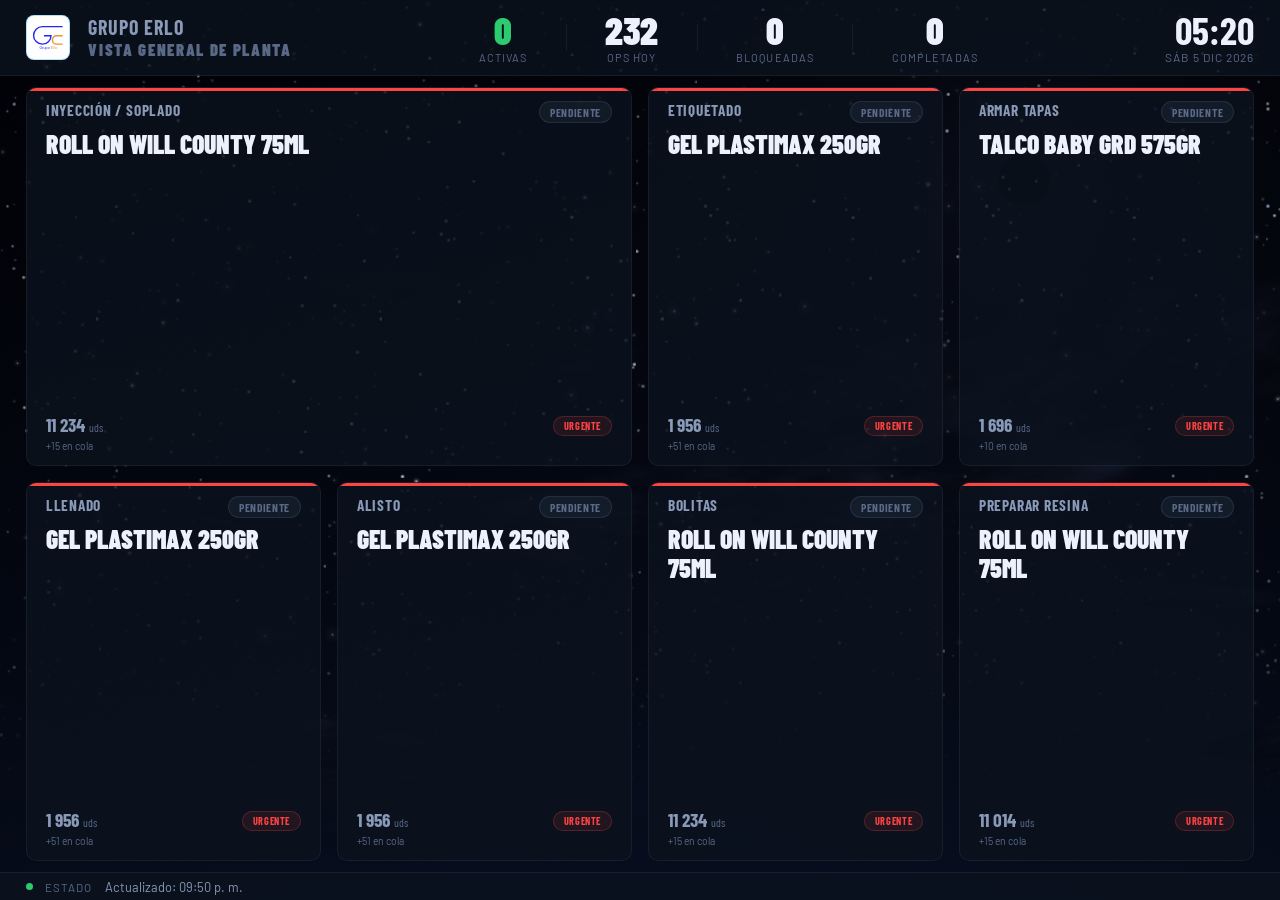
<file: recepcion-v1.html>
<!DOCTYPE html>
<html lang="es">
<head>
<meta charset="UTF-8">
<meta name="viewport" content="width=device-width, initial-scale=1.0">
<title>Recepción — Grupo Erlo</title>
<link rel="preconnect" href="https://fonts.googleapis.com">
<link href="https://fonts.googleapis.com/css2?family=Barlow+Condensed:wght@400;600;700;900&family=Barlow:wght@400;500;600&display=swap" rel="stylesheet">
<style>
  :root {
    --bg: #060a0f;
    --surface: #0d1420;
    --surface2: #121b28;
    --border: rgba(255,255,255,0.06);
    --border-hover: rgba(255,255,255,0.12);
    --text: #eef2ff;
    --text-dim: #5a6a88;
    --text-mid: #8a9ab8;
    --green: #2ecc71;
    --amber: #f39c12;
    --red: #e74c3c;
    --blue: #3498db;
    --purple: #9b59b6;
    --glow-green: rgba(46,204,113,0.2);
    --glow-amber: rgba(243,156,18,0.2);
    --glow-red: rgba(231,76,60,0.2);
    --glow-blue: rgba(52,152,219,0.2);
  }

  * { margin:0; padding:0; box-sizing:border-box; }

  body {
    background: var(--bg);
    color: var(--text);
    font-family: 'Barlow', sans-serif;
    height: 100vh;
    overflow: hidden;
    display: flex;
    flex-direction: column;
  }

  /* ── HEADER ── */
  .header {
    display: flex;
    align-items: center;
    justify-content: space-between;
    padding: clamp(8px,1.2vh,16px) clamp(16px,2vw,32px);
    border-bottom: 1px solid var(--border);
    background: var(--surface);
    flex-shrink: 0;
  }

  .logo-area {
    display: flex;
    align-items: center;
    gap: clamp(10px,1.5vw,18px);
  }

  .logo-box {
    width: clamp(32px,3.5vw,48px);
    height: clamp(32px,3.5vw,48px);
    background: linear-gradient(135deg,#1a3a6e,#0d2244);
    border: 1px solid rgba(0,160,255,0.3);
    border-radius: 8px;
    display: flex;
    align-items: center;
    justify-content: center;
    font-family: 'Barlow Condensed', sans-serif;
    font-weight: 900;
    font-size: clamp(12px,1.8vw,20px);
    color: #4af;
  }

  .company-name {
    font-family: 'Barlow Condensed', sans-serif;
    font-weight: 700;
    font-size: clamp(13px,1.6vw,20px);
    color: var(--text-mid);
    text-transform: uppercase;
    letter-spacing: 0.05em;
  }

  .page-title {
    font-family: 'Barlow Condensed', sans-serif;
    font-weight: 900;
    font-size: clamp(11px,1.3vw,17px);
    color: var(--text-dim);
    text-transform: uppercase;
    letter-spacing: 0.1em;
  }

  /* KPIs header */
  .header-kpis {
    display: flex;
    gap: clamp(16px,3vw,48px);
    align-items: center;
  }

  .kpi {
    text-align: center;
  }

  .kpi-val {
    font-family: 'Barlow Condensed', sans-serif;
    font-weight: 900;
    font-size: clamp(20px,3vw,40px);
    line-height: 1;
    color: var(--text);
  }

  .kpi-val.green { color: var(--green); }
  .kpi-val.amber { color: var(--amber); }
  .kpi-val.red   { color: var(--red); }

  .kpi-label {
    font-size: clamp(8px,0.9vw,11px);
    color: var(--text-dim);
    text-transform: uppercase;
    letter-spacing: 0.1em;
    margin-top: 2px;
  }

  .kpi-divider {
    width: 1px;
    height: clamp(24px,3vh,40px);
    background: var(--border);
  }

  /* reloj */
  .clock-area { text-align: right; }
  .clock {
    font-family: 'Barlow Condensed', sans-serif;
    font-weight: 700;
    font-size: clamp(20px,3vw,40px);
    line-height: 1;
  }
  .date {
    font-size: clamp(9px,1vw,12px);
    color: var(--text-dim);
    text-transform: uppercase;
    letter-spacing: 0.08em;
  }

  /* ── ALERTAS ── */
  .alertas-bar {
    display: flex;
    gap: 8px;
    padding: clamp(4px,0.8vh,10px) clamp(16px,2vw,32px);
    background: rgba(231,76,60,0.08);
    border-bottom: 1px solid rgba(231,76,60,0.15);
    flex-shrink: 0;
    min-height: 0;
    overflow: hidden;
  }

  .alertas-bar.hidden { display: none; }

  .alerta-chip {
    display: flex;
    align-items: center;
    gap: 6px;
    background: rgba(231,76,60,0.15);
    border: 1px solid rgba(231,76,60,0.3);
    border-radius: 100px;
    padding: clamp(3px,0.5vh,6px) clamp(8px,1vw,14px);
    font-size: clamp(9px,1vw,13px);
    color: #ff6b6b;
    white-space: nowrap;
    font-weight: 600;
  }

  .alerta-dot {
    width: 6px; height: 6px;
    border-radius: 50%;
    background: var(--red);
    animation: blink 1.2s ease-in-out infinite;
  }

  @keyframes blink { 0%,100%{opacity:1} 50%{opacity:0.2} }

  /* ── GRID ESTACIONES ── */
  .grid-wrap {
    flex: 1;
    padding: clamp(8px,1.2vh,16px) clamp(16px,2vw,28px);
    overflow: hidden;
    display: flex;
    flex-direction: column;
    gap: clamp(8px,1.2vh,14px);
  }

  .estaciones-grid {
    display: grid;
    grid-template-columns: repeat(4, 1fr);
    grid-template-rows: repeat(2, 1fr);
    gap: clamp(8px,1.2vw,16px);
    flex: 1;
  }

  /* tarjeta grande: TV1 ocupa 2 columnas */
  .card-large { grid-column: span 2; }

  .estacion-card {
    background: var(--surface);
    border: 1px solid var(--border);
    border-radius: 10px;
    padding: clamp(10px,1.5vh,20px) clamp(12px,1.5vw,22px);
    display: flex;
    flex-direction: column;
    justify-content: space-between;
    position: relative;
    overflow: hidden;
    transition: border-color 0.3s, box-shadow 0.3s;
  }

  .estacion-card::before {
    content: '';
    position: absolute;
    top: 0; left: 0; right: 0;
    height: 3px;
    border-radius: 10px 10px 0 0;
    background: var(--card-color, var(--border));
  }

  .card-en-produccion {
    border-color: rgba(46,204,113,0.25);
    box-shadow: 0 0 30px rgba(46,204,113,0.08);
  }

  .card-bloqueada {
    border-color: rgba(231,76,60,0.3);
    box-shadow: 0 0 30px rgba(231,76,60,0.1);
  }

  .card-sin-op {
    border-color: var(--border);
    opacity: 0.7;
  }

  .card-top {
    display: flex;
    justify-content: space-between;
    align-items: flex-start;
    gap: 8px;
  }

  .card-estacion-name {
    font-family: 'Barlow Condensed', sans-serif;
    font-weight: 700;
    font-size: clamp(11px,1.2vw,17px);
    color: var(--text-mid);
    text-transform: uppercase;
    letter-spacing: 0.05em;
    line-height: 1.2;
  }

  .estado-pill {
    font-family: 'Barlow Condensed', sans-serif;
    font-weight: 700;
    font-size: clamp(9px,0.9vw,13px);
    padding: 3px 10px;
    border-radius: 100px;
    text-transform: uppercase;
    letter-spacing: 0.06em;
    white-space: nowrap;
    flex-shrink: 0;
  }

  .card-sku {
    font-family: 'Barlow Condensed', sans-serif;
    font-weight: 900;
    font-size: clamp(14px,2vw,28px);
    line-height: 1.1;
    color: var(--text);
    margin: clamp(4px,0.8vh,10px) 0;
    overflow: hidden;
    display: -webkit-box;
    -webkit-line-clamp: 2;
    -webkit-box-orient: vertical;
  }

  .card-bottom {
    display: flex;
    align-items: flex-end;
    justify-content: space-between;
    gap: 8px;
  }

  .card-cantidad {
    font-family: 'Barlow Condensed', sans-serif;
    font-weight: 700;
    font-size: clamp(12px,1.5vw,22px);
    color: var(--text-mid);
  }

  .card-cantidad span {
    font-size: clamp(9px,0.9vw,13px);
    color: var(--text-dim);
    font-weight: 400;
  }

  /* barra progreso mini */
  .mini-progress {
    margin-top: clamp(4px,0.8vh,8px);
  }

  .mini-track {
    height: clamp(4px,0.7vh,8px);
    background: rgba(255,255,255,0.06);
    border-radius: 100px;
    overflow: hidden;
  }

  .mini-fill {
    height: 100%;
    border-radius: 100px;
    transition: width 1s ease;
  }

  /* sin op */
  .sin-op-card {
    display: flex;
    flex-direction: column;
    align-items: center;
    justify-content: center;
    gap: 6px;
    flex: 1;
  }

  .sin-op-icon {
    font-size: clamp(16px,2.5vw,32px);
    opacity: 0.2;
  }

  .sin-op-text {
    font-size: clamp(10px,1vw,14px);
    color: var(--text-dim);
    text-transform: uppercase;
    letter-spacing: 0.1em;
  }

  /* ── TICKER ── */
  .ticker {
    flex-shrink: 0;
    border-top: 1px solid var(--border);
    background: var(--surface);
    padding: clamp(4px,0.6vh,8px) clamp(16px,2vw,32px);
    display: flex;
    align-items: center;
    gap: 12px;
    overflow: hidden;
  }

  .ticker-label {
    font-size: clamp(9px,0.9vw,12px);
    color: var(--text-dim);
    text-transform: uppercase;
    letter-spacing: 0.1em;
    white-space: nowrap;
    flex-shrink: 0;
  }

  .ticker-content {
    font-size: clamp(9px,1vw,13px);
    color: var(--text-mid);
    white-space: nowrap;
    overflow: hidden;
    text-overflow: ellipsis;
  }

  .status-dot {
    width: 7px; height: 7px;
    border-radius: 50%;
    background: var(--green);
    flex-shrink: 0;
    animation: blink 2s ease-in-out infinite;
  }
</style>
</head>
<body>

<!-- HEADER -->
<div class="header">
  <div class="logo-area">
    <div class="logo-box" style="background:white;padding:3px"><img src="[data-uri]" style="max-height:100%;max-width:100%;object-fit:contain"></div>
    <div>
      <div class="company-name">Grupo Erlo</div>
      <div class="page-title">Vista General de Planta</div>
    </div>
  </div>

  <div class="header-kpis">
    <div class="kpi">
      <div class="kpi-val green" id="kpiActivas">—</div>
      <div class="kpi-label">Activas</div>
    </div>
    <div class="kpi-divider"></div>
    <div class="kpi">
      <div class="kpi-val" id="kpiTotal">—</div>
      <div class="kpi-label">OPs hoy</div>
    </div>
    <div class="kpi-divider"></div>
    <div class="kpi">
      <div class="kpi-val amber" id="kpiBloqueadas">—</div>
      <div class="kpi-label">Bloqueadas</div>
    </div>
    <div class="kpi-divider"></div>
    <div class="kpi">
      <div class="kpi-val" id="kpiCompletadas">—</div>
      <div class="kpi-label">Completadas</div>
    </div>
  </div>

  <div class="clock-area">
    <div class="clock" id="clock">00:00</div>
    <div class="date" id="dateLabel">—</div>
  </div>
</div>

<!-- ALERTAS -->
<div class="alertas-bar hidden" id="alertasBar"></div>

<!-- GRID -->
<div class="grid-wrap">
  <div class="estaciones-grid" id="estacionesGrid"></div>
</div>

<!-- TICKER -->
<div class="ticker">
  <span class="status-dot" id="statusDot"></span>
  <span class="ticker-label">Estado</span>
  <span class="ticker-content" id="tickerContent">Cargando datos…</span>
</div>

<script>
const DATA_URL = 'https://csotoajoy.github.io/grupoerlo/ps_data.json';
const REFRESH_MS = 30000;

// Estaciones que se muestran en recepción, en orden
const ESTACIONES_TV = [
  { id: 'B-Inyección Soplado',       short: 'Inyección / Soplado',  large: true },
  { id: 'C-Etiquetado y Serigrafía', short: 'Etiquetado',           large: false },
  { id: 'C-Armar Tapas',             short: 'Armar Tapas',          large: false },
  { id: 'D-Llenado',                 short: 'Llenado',              large: false },
  { id: 'E-Alisto',                  short: 'Alisto',               large: false },
  { id: 'B-Maquina Bolitas',         short: 'Bolitas',              large: false },
  { id: 'A-Preparar Resina',         short: 'Preparar Resina',      large: false },
];

const PRIORIDAD_COLOR = {
  'URGENTE':   '#ff4444',
  'A':         '#ff8c00',
  'B':         '#3498db',
  'C':         '#2ecc71',
  'BLOQUEADA': '#cc44ff',
};

const ESTADO_CFG = {
  'En Producción': { color: '#2ecc71', bg: 'rgba(46,204,113,0.15)', border: 'rgba(46,204,113,0.35)' },
  'Pausada':       { color: '#f39c12', bg: 'rgba(243,156,18,0.15)', border: 'rgba(243,156,18,0.35)' },
  'Bloqueada':     { color: '#e74c3c', bg: 'rgba(231,76,60,0.15)',  border: 'rgba(231,76,60,0.35)' },
  'Pendiente':     { color: '#5a6a88', bg: 'rgba(90,106,136,0.12)', border: 'rgba(90,106,136,0.25)' },
};

let data = null;

// ── RELOJ ──
function updateClock() {
  const now = new Date();
  const h = String(now.getHours()).padStart(2,'0');
  const m = String(now.getMinutes()).padStart(2,'0');
  document.getElementById('clock').textContent = `${h}:${m}`;
  const dias = ['Dom','Lun','Mar','Mié','Jue','Vie','Sáb'];
  const meses = ['Ene','Feb','Mar','Abr','May','Jun','Jul','Ago','Sep','Oct','Nov','Dic'];
  const now2 = new Date();
  document.getElementById('dateLabel').textContent =
    `${dias[now2.getDay()]} ${now2.getDate()} ${meses[now2.getMonth()]} ${now2.getFullYear()}`;
}

// ── FETCH ──
async function fetchData() {
  try {
    const res = await fetch(DATA_URL + '?t=' + Date.now());
    if (!res.ok) throw new Error('HTTP ' + res.status);
    data = await res.json();
    document.getElementById('statusDot').style.background = '#2ecc71';
    render();
  } catch(e) {
    document.getElementById('statusDot').style.background = '#e74c3c';
    document.getElementById('tickerContent').textContent = 'Sin conexión — reintentando…';
  }
}

// ── RENDER ──
function render() {
  if (!data) return;
  const ops = data.ops || [];

  // KPIs globales
  const activas     = ops.filter(o => o.estado === 'En Producción').length;
  const bloqueadas  = ops.filter(o => o.prioridad === 'BLOQUEADA').length;
  const completadas = ops.filter(o => o.estado === 'Completada').length;

  document.getElementById('kpiActivas').textContent     = activas;
  document.getElementById('kpiTotal').textContent       = ops.length;
  document.getElementById('kpiBloqueadas').textContent  = bloqueadas;
  document.getElementById('kpiBloqueadas').className    = 'kpi-val ' + (bloqueadas > 0 ? 'red' : '');
  document.getElementById('kpiCompletadas').textContent = completadas;

  // Alertas
  const alertas = [];
  if (bloqueadas > 0) alertas.push(`${bloqueadas} OP${bloqueadas>1?'s':''} bloqueada${bloqueadas>1?'s':''}`);

  ESTACIONES_TV.forEach(est => {
    const estOps = ops.filter(o => o.estacion === est.id && o.estado !== 'Completada');
    if (estOps.length === 0) alertas.push(`Sin orden: ${est.short}`);
  });

  const alertasBar = document.getElementById('alertasBar');
  if (alertas.length > 0) {
    alertasBar.classList.remove('hidden');
    alertasBar.innerHTML = alertas.map(a =>
      `<div class="alerta-chip"><div class="alerta-dot"></div>${a}</div>`
    ).join('');
  } else {
    alertasBar.classList.add('hidden');
  }

  // Ticker
  const tickerParts = [];
  if (data.actualizado) {
    const d = new Date(data.actualizado);
    tickerParts.push(`Actualizado: ${d.toLocaleTimeString('es-CR',{hour:'2-digit',minute:'2-digit'})}`);
  }
  ops.filter(o => o.estado === 'En Producción').forEach(o => {
    tickerParts.push(`${o.estacion}: ${o.sku}`);
  });
  document.getElementById('tickerContent').textContent = tickerParts.join('   ·   ') || 'Sin actividad en planta';

  // Grid estaciones
  const grid = document.getElementById('estacionesGrid');
  grid.innerHTML = '';

  ESTACIONES_TV.forEach(est => {
    const estOps = ops.filter(o => o.estacion === est.id && o.estado !== 'Completada');
    const activa = estOps.find(o => o.estado === 'En Producción') ||
                   estOps.find(o => o.estado === 'Pausada') ||
                   estOps[0] || null;

    const card = document.createElement('div');
    card.className = 'estacion-card' + (est.large ? ' card-large' : '');

    if (!activa) {
      card.classList.add('card-sin-op');
      card.style.setProperty('--card-color', '#1a2535');
      card.innerHTML = `
        <div class="card-top">
          <div class="card-estacion-name">${est.short}</div>
          <div class="estado-pill" style="background:rgba(90,106,136,0.12);color:#5a6a88;border:1px solid rgba(90,106,136,0.2)">Sin OP</div>
        </div>
        <div class="sin-op-card">
          <div class="sin-op-icon">◯</div>
          <div class="sin-op-text">Sin orden asignada</div>
        </div>
      `;
    } else {
      const esBloqueada = activa.prioridad === 'BLOQUEADA';
      const estadoCfg = ESTADO_CFG[activa.estado] || ESTADO_CFG['Pendiente'];
      const pcolor = PRIORIDAD_COLOR[activa.prioridad] || '#3498db';
      const pct = activa.unds_meta > 0
        ? Math.min(100, Math.round((activa.stockPT / activa.unds_meta) * 100))
        : 0;

      const claseEstado = esBloqueada ? 'card-bloqueada' : activa.estado === 'En Producción' ? 'card-en-produccion' : '';
      if (claseEstado) card.classList.add(claseEstado);
      card.style.setProperty('--card-color', pcolor);

      card.innerHTML = `
        <div>
          <div class="card-top">
            <div class="card-estacion-name">${est.short}</div>
            <div class="estado-pill" style="background:${estadoCfg.bg};color:${estadoCfg.color};border:1px solid ${estadoCfg.border}">
              ${activa.estado || 'Pendiente'}
            </div>
          </div>
          <div class="card-sku">${activa.sku || '—'}</div>
        </div>
        <div>
          ${activa.unds_meta > 0 ? `
          <div class="mini-progress">
            <div class="mini-track">
              <div class="mini-fill" style="width:${pct}%;background:${pcolor}"></div>
            </div>
          </div>` : ''}
          <div class="card-bottom" style="margin-top:clamp(4px,0.8vh,10px)">
            <div class="card-cantidad">
              ${formatNum(activa.cantidad)} <span>uds</span>
            </div>
            <div class="estado-pill" style="background:${PRIORIDAD_COLOR[activa.prioridad]}18;color:${pcolor};border:1px solid ${pcolor}40;font-size:clamp(8px,0.8vw,12px)">
              ${activa.prioridad}
            </div>
          </div>
          ${estOps.length > 1 ? `<div style="font-size:clamp(8px,0.8vw,11px);color:var(--text-dim);margin-top:4px">+${estOps.length-1} en cola</div>` : ''}
        </div>
      `;
    }

    grid.appendChild(card);
  });
}

function formatNum(n) {
  if (!n && n !== 0) return '—';
  return Number(n).toLocaleString('es-CR');
}

// ── BOOT ──
updateClock();
setInterval(updateClock, 1000);
fetchData();
setInterval(fetchData, REFRESH_MS);
</script>
<script src="fx/realce.js" data-numeros=".kpi-val"></script>
</body>
</html>
</file>
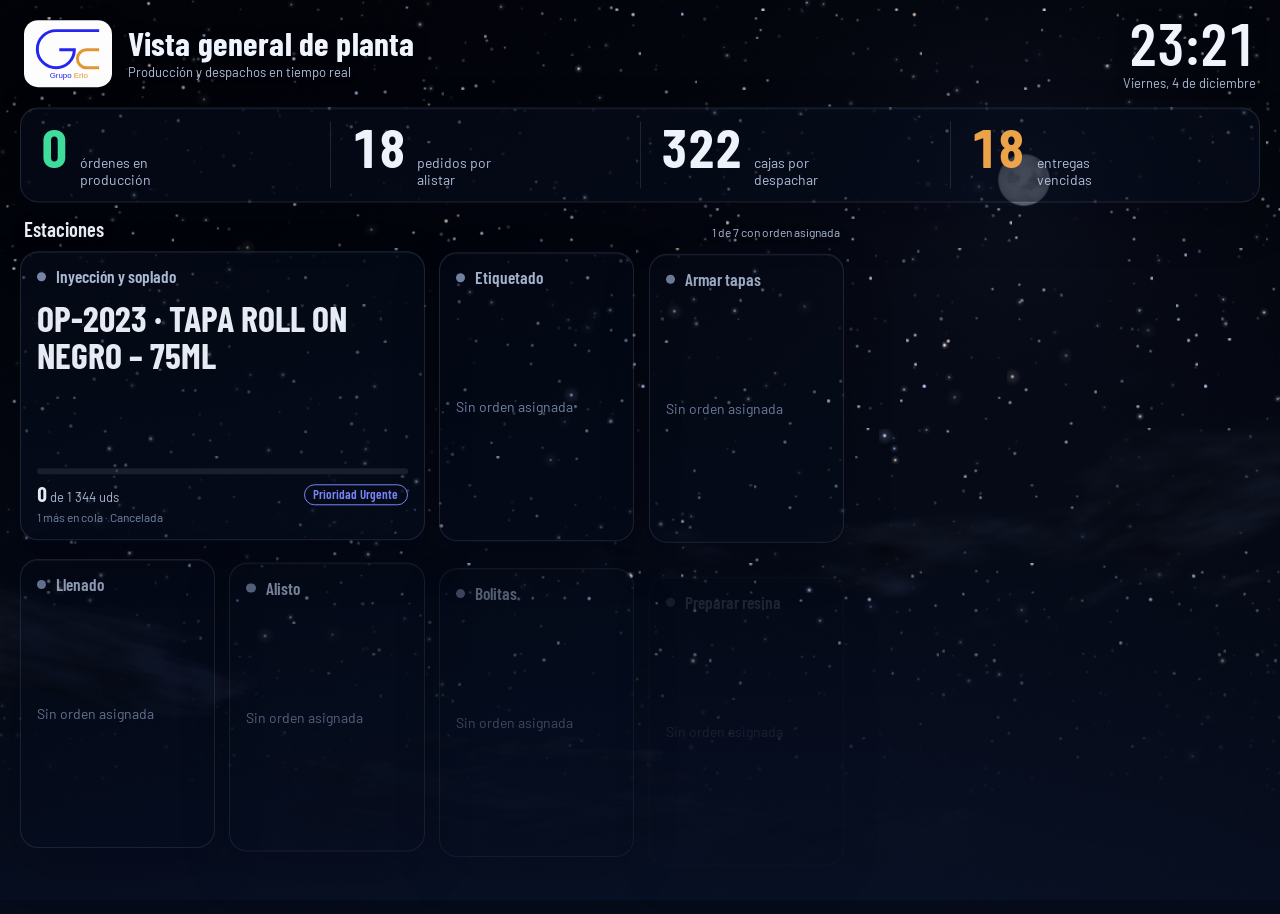
<file: recepcion-v2.html>
<!DOCTYPE html>
<html lang="es">
<head>
<meta charset="UTF-8">
<meta name="viewport" content="width=device-width, initial-scale=1.0">
<title>Recepción — Grupo Erlo</title>
<link rel="preconnect" href="https://fonts.googleapis.com">
<link rel="preconnect" href="https://fonts.gstatic.com" crossorigin>
<link href="https://fonts.googleapis.com/css2?family=Barlow+Condensed:wght@500;600;700;800&family=Barlow:wght@400;500;600&display=swap" rel="stylesheet">
<style>
  :root {
    --pane: rgba(7, 15, 30, 0.58);
    --pane-strong: rgba(6, 12, 25, 0.74);
    --edge: rgba(190, 215, 255, 0.14);
    --edge-hi: rgba(220, 235, 255, 0.28);
    --text: #f2f6ff;
    --text-2: #b4c2de;
    --text-3: #7d8db0;
    --azul: #7d8bff;      /* azul de marca aclarado para fondo oscuro */
    --naranja: #f0a54a;   /* naranja de marca */
    --verde: #42e09f;
    --rojo: #ff6262;
    --ambar: #ffc043;
    --r: 18px;
    --gap: clamp(10px, 1.1vw, 20px);
  }
  * { margin: 0; padding: 0; box-sizing: border-box; }
  html, body { height: 100%; }
  body {
    background: #050b18; /* respaldo mientras arranca el cielo */
    color: var(--text);
    font-family: 'Barlow', system-ui, sans-serif;
    overflow: hidden;
    display: grid;
    grid-template-rows: auto auto 1fr auto;
    gap: var(--gap);
    padding: var(--gap) calc(var(--gap) * 1.4);
    -webkit-font-smoothing: antialiased;
  }
  .num, .cond { font-family: 'Barlow Condensed', 'Barlow', sans-serif; }

  /* Paneles: ventanas oscuras sobre el cielo */
  .pane {
    background: var(--pane);
    border: 1px solid var(--edge);
    border-radius: var(--r);
    box-shadow: 0 1px 0 rgba(255,255,255,0.06) inset, 0 18px 50px rgba(0, 4, 18, 0.35);
    position: relative;
  }
  body.vidrio .pane { backdrop-filter: blur(16px) saturate(140%); -webkit-backdrop-filter: blur(16px) saturate(140%); }

  /* ── Encabezado ── */
  header { display: flex; align-items: center; justify-content: space-between; gap: 24px; padding: 2px 4px; }
  .marca { display: flex; align-items: center; gap: clamp(12px, 1.2vw, 22px); }
  .logo {
    background: #fff; border-radius: 14px; padding: clamp(6px, .5vw, 10px) clamp(10px, .8vw, 16px);
    height: clamp(64px, 7.4vh, 120px); display: flex; align-items: center;
    box-shadow: 0 8px 30px rgba(0, 0, 0, 0.25);
  }
  .logo img { height: 100%; width: auto; display: block; }
  .titulo { font-family: 'Barlow Condensed', sans-serif; font-weight: 700; font-size: clamp(26px, 2.6vw, 52px); line-height: 1; letter-spacing: .005em; text-shadow: 0 2px 18px rgba(0, 8, 30, .45); }
  .subtitulo { color: var(--text-2); font-size: clamp(13px, 1vw, 19px); margin-top: 4px; text-shadow: 0 1px 10px rgba(0, 8, 30, .5); }
  .reloj { text-align: right; text-shadow: 0 2px 20px rgba(0, 8, 30, .5); }
  .hora { font-family: 'Barlow Condensed', sans-serif; font-weight: 600; font-size: clamp(44px, 4.6vw, 96px); line-height: .9; font-variant-numeric: tabular-nums; }
  .fecha { color: var(--text-2); font-size: clamp(13px, 1vw, 19px); margin-top: 6px; }
  .fecha::first-letter { text-transform: uppercase; }

  /* ── Indicadores ── */
  .kpis { display: grid; grid-template-columns: repeat(4, 1fr); padding: clamp(12px, 1.4vh, 22px) 0; }
  .kpi { padding: 0 clamp(16px, 1.6vw, 34px); display: flex; align-items: baseline; gap: clamp(10px, .9vw, 18px); }
  .kpi + .kpi { border-left: 1px solid var(--edge); }
  .kpi .num { font-weight: 700; font-size: clamp(40px, 4.2vw, 86px); line-height: .95; font-variant-numeric: tabular-nums; }
  .kpi .lbl { color: var(--text-2); font-size: clamp(14px, 1.05vw, 21px); line-height: 1.2; max-width: 11ch; }
  .kpi.alerta .num { color: var(--naranja); }
  .kpi.ok .num { color: var(--verde); }

  /* ── Cuerpo ── */
  main { display: grid; grid-template-columns: 2.05fr 1fr; gap: var(--gap); min-height: 0; }
  .sec-titulo { display: flex; align-items: baseline; justify-content: space-between; gap: 12px; padding: 0 4px 10px; }
  .sec-titulo h2 { font-family: 'Barlow Condensed', sans-serif; font-weight: 600; font-size: clamp(20px, 1.6vw, 32px); text-shadow: 0 2px 14px rgba(0, 8, 30, .5); }
  .sec-titulo span { color: var(--text-2); font-size: clamp(12px, .9vw, 17px); text-shadow: 0 1px 10px rgba(0, 8, 30, .6); }
  .col { display: flex; flex-direction: column; min-height: 0; }

  .estaciones { flex: 1; display: grid; grid-template-columns: repeat(4, 1fr); grid-template-rows: repeat(2, 1fr); gap: var(--gap); min-height: 0; }
  .est { padding: clamp(14px, 1.6vh, 26px) clamp(16px, 1.2vw, 26px); display: flex; flex-direction: column; justify-content: space-between; overflow: hidden; min-height: 0; }
  .est.grande { grid-column: span 2; }
  .est-nombre { font-family: 'Barlow Condensed', sans-serif; font-weight: 600; font-size: clamp(17px, 1.35vw, 28px); color: var(--text-2); display: flex; align-items: center; gap: 10px; }
  .luz { width: .55em; height: .55em; border-radius: 50%; background: var(--text-3); flex-shrink: 0; }
  .est.produciendo .luz { background: var(--verde); box-shadow: 0 0 0 0 rgba(66, 224, 159, .6); animation: latido 2.4s ease-out infinite; }
  .est.pausada .luz { background: var(--ambar); }
  .est.bloqueada .luz { background: var(--rojo); }
  @keyframes latido { 0% { box-shadow: 0 0 0 0 rgba(66, 224, 159, .55); } 70%, 100% { box-shadow: 0 0 0 .7em rgba(66, 224, 159, 0); } }
  .est.produciendo { border-color: rgba(66, 224, 159, .35); }
  .est.bloqueada { border-color: rgba(255, 98, 98, .4); }
  .est.vacia { background: rgba(7, 15, 30, 0.38); }
  .est-sku { font-family: 'Barlow Condensed', sans-serif; font-weight: 700; font-size: clamp(22px, 2.1vw, 44px); line-height: 1.04; margin: .35em 0; display: -webkit-box; -webkit-line-clamp: 2; -webkit-box-orient: vertical; overflow: hidden; }
  .est.grande .est-sku { font-size: clamp(28px, 2.8vw, 58px); }
  .est-vacio { color: var(--text-3); font-size: clamp(14px, 1vw, 20px); }
  .est-pie { display: flex; flex-wrap: wrap; justify-content: space-between; align-items: center; gap: 6px 10px; color: var(--text-2); font-size: clamp(13px, .95vw, 19px); }
  .est-pie .num { font-weight: 700; font-size: clamp(20px, 1.6vw, 34px); color: var(--text); font-variant-numeric: tabular-nums; }
  .etiqueta { font-family: 'Barlow Condensed', sans-serif; font-weight: 600; font-size: clamp(13px, .95vw, 19px); padding: .1em .65em; border-radius: 999px; border: 1px solid currentColor; white-space: nowrap; }
  .barra { height: clamp(6px, .75vh, 11px); background: rgba(255, 255, 255, .09); border-radius: 999px; overflow: hidden; margin: .55em 0 .5em; }
  .barra i { display: block; height: 100%; width: 0; border-radius: 999px; background: linear-gradient(90deg, #42e09f, #8ff5cb); position: relative; overflow: hidden; }
  .barra i::after { content: ''; position: absolute; inset: 0; background: linear-gradient(100deg, transparent 20%, rgba(255,255,255,.55) 50%, transparent 80%); transform: translateX(-100%); animation: brillo 3.2s ease-in-out infinite; }
  @keyframes brillo { 60%, 100% { transform: translateX(100%); } }
  .cola { color: var(--text-3); font-size: clamp(12px, .85vw, 17px); margin-top: 4px; }

  /* Aviso cuando no hay órdenes */
  .aviso { margin-bottom: var(--gap); padding: 12px 18px; border-radius: 12px; background: rgba(240, 165, 74, .14); border: 1px solid rgba(240, 165, 74, .4); color: #ffd9a8; font-size: clamp(14px, 1vw, 20px); display: none; }
  .aviso.visible { display: block; }

  /* ── Entregas ── */
  .entregas { flex: 1; overflow: hidden; min-height: 0; padding: 6px 0; -webkit-mask-image: linear-gradient(transparent 0, #000 18px, #000 calc(100% - 28px), transparent 100%); mask-image: linear-gradient(transparent 0, #000 18px, #000 calc(100% - 28px), transparent 100%); }
  .entregas-lista { will-change: transform; }
  .ent { display: grid; grid-template-columns: 1fr auto; gap: 2px 14px; padding: clamp(10px, 1.2vh, 18px) clamp(16px, 1.2vw, 24px); }
  .ent + .ent { border-top: 1px solid var(--edge); }
  .ent-cliente { font-weight: 600; font-size: clamp(15px, 1.1vw, 22px); line-height: 1.2; overflow: hidden; text-overflow: ellipsis; white-space: nowrap; }
  .ent-detalle { color: var(--text-3); font-size: clamp(12px, .85vw, 17px); }
  .ent-cajas { text-align: right; font-family: 'Barlow Condensed', sans-serif; font-weight: 700; font-size: clamp(20px, 1.5vw, 32px); line-height: 1; font-variant-numeric: tabular-nums; }
  .ent-cajas small { display: block; font-family: 'Barlow', sans-serif; font-weight: 500; font-size: clamp(11px, .75vw, 15px); color: var(--text-3); }
  .ent-cuando { font-size: clamp(12px, .85vw, 17px); text-align: right; color: var(--text-2); white-space: nowrap; }
  .ent.vencida .ent-cuando { color: var(--naranja); font-weight: 600; }
  .ent.hoy .ent-cuando { color: var(--verde); font-weight: 600; }
  .vacio-lista { padding: 24px; color: var(--text-2); font-size: clamp(14px, 1vw, 20px); }

  /* ── Pie ── */
  footer { display: flex; align-items: center; gap: 12px; padding: 8px 16px; border-radius: 12px; background: var(--pane-strong); color: var(--text-2); font-size: clamp(12px, .85vw, 17px); }
  footer .der { white-space: nowrap; overflow: hidden; text-overflow: ellipsis; min-width: 0; }
  .punto { width: 9px; height: 9px; border-radius: 50%; background: var(--text-3); flex-shrink: 0; }
  .punto.ok { background: var(--verde); }
  .punto.viejo { background: var(--ambar); }
  .punto.error { background: var(--rojo); }
  footer .der { margin-left: auto; color: var(--text-3); }

  @media (max-width: 900px) {
    body { overflow: auto; height: auto; grid-template-rows: auto; }
    .kpis { grid-template-columns: repeat(2, 1fr); row-gap: 14px; }
    .kpi:nth-child(3) { border-left: 0; }
    main { grid-template-columns: 1fr; }
    .estaciones { grid-template-columns: repeat(2, 1fr); grid-template-rows: none; }
    .est { min-height: 150px; }
    .entregas { max-height: 60vh; }
  }
  @media (prefers-reduced-motion: reduce) {
    .barra i::after, .est.produciendo .luz { animation: none; }
  }
</style>
</head>
<body>

<header>
  <div class="marca">
    <div class="logo"><img src="fx/erlo-logo.svg" alt="Grupo Erlo"></div>
    <div>
      <div class="titulo">Vista general de planta</div>
      <div class="subtitulo">Producción y despachos en tiempo real</div>
    </div>
  </div>
  <div class="reloj">
    <div class="hora" id="hora">--:--</div>
    <div class="fecha" id="fecha">&nbsp;</div>
  </div>
</header>

<section class="pane kpis" aria-label="Indicadores">
  <div class="kpi ok"><span class="num" id="kEnProd">—</span><span class="lbl">órdenes en producción</span></div>
  <div class="kpi"><span class="num" id="kPedidos">—</span><span class="lbl">pedidos por alistar</span></div>
  <div class="kpi"><span class="num" id="kCajas">—</span><span class="lbl">cajas por despachar</span></div>
  <div class="kpi" id="kVencBox"><span class="num" id="kVencidos">—</span><span class="lbl">entregas vencidas</span></div>
</section>

<main>
  <section class="col" aria-label="Estaciones">
    <div class="sec-titulo"><h2>Estaciones</h2><span id="resumenEst"></span></div>
    <div class="aviso" id="avisoOps">No hay órdenes de producción abiertas en SharePoint. Las estaciones se llenan solas cuando se registre una orden.</div>
    <div class="estaciones" id="estaciones"></div>
  </section>
  <section class="col" aria-label="Próximas entregas">
    <div class="sec-titulo"><h2>Próximas entregas</h2><span id="resumenEnt"></span></div>
    <div class="pane entregas" id="entregas"><div class="entregas-lista" id="entregasLista"></div></div>
  </section>
</main>

<footer>
  <span class="punto" id="punto"></span>
  <span id="estadoDatos">Cargando datos…</span>
  <span class="der" id="enProduccionTxt"></span>
</footer>

<script src="fx/vendor/gsap.min.js"></script>
<script src="fx/motion.js"></script>
<script src="fx/cielo.js"></script>
<script>
ErloCielo.init({ dim: 0.3 });
if (/[?&]blur=1/.test(location.search)) document.body.classList.add('vidrio');

// Rutas relativas: funcionan igual en GitHub Pages y en una copia local
const URL_ALL = 'ps_all.json';
const URL_PEDIDOS = 'ps_pedidos.json';
const REFRESH_MS = 30000;
const DATOS_VIEJOS_MIN = 120;   // a partir de aquí el pie avisa que los datos están desactualizados

const ESTACIONES_TV = [
  { id: 'B-Inyección Soplado',       nombre: 'Inyección y soplado', grande: true },
  { id: 'C-Etiquetado y Serigrafía', nombre: 'Etiquetado' },
  { id: 'C-Armar Tapas',             nombre: 'Armar tapas' },
  { id: 'D-Llenado',                 nombre: 'Llenado' },
  { id: 'E-Alisto',                  nombre: 'Alisto' },
  { id: 'B-Maquina Bolitas',         nombre: 'Bolitas' },
  { id: 'A-Preparar Resina',         nombre: 'Preparar resina' },
];
const PRIORIDAD_COLOR = { URGENTE: '#ff6262', A: '#f0a54a', B: '#7d8bff', C: '#42e09f', BLOQUEADA: '#c77dff' };

// Campos robustos: aceptan nombres de SharePoint o del JSON
const _sku   = o => o.producto_sku || o.sku || o['Producto/SKU'] || o.ProductoSKU || o.Titulo || o.Title || '—';
const _est   = o => o.estacion || o['Estación'] || o.Estacion || '';
const _prio  = o => o.prioridad || o.Prioridad || '';
const _edo   = o => o.estado || o.Estado || 'Pendiente';
const _meta  = o => parseFloat(o.undsMeta || o['Unds Meta'] || o.cantidad || o.Cantidad || 0);
const _hecho = o => parseFloat(o.cantidadProducida || o['Cantidad Producida'] || o.stockPT || 0);

const esc = s => String(s == null ? '' : s).replace(/[&<>"']/g, c => ({ '&': '&amp;', '<': '&lt;', '>': '&gt;', '"': '&quot;', "'": '&#39;' }[c]));
const fmt = n => Math.round(n).toLocaleString('es-CR');
let primeraCarga = true;

// ── Reloj (hora de Costa Rica) ──
const fHora = new Intl.DateTimeFormat('es-CR', { hour: '2-digit', minute: '2-digit', hour12: false, timeZone: 'America/Costa_Rica' });
const fFecha = new Intl.DateTimeFormat('es-CR', { weekday: 'long', day: 'numeric', month: 'long', timeZone: 'America/Costa_Rica' });
function reloj() {
  const d = new Date();
  document.getElementById('hora').textContent = fHora.format(d);
  document.getElementById('fecha').textContent = fFecha.format(d);
}
function hoyCR() {
  return new Intl.DateTimeFormat('en-CA', { timeZone: 'America/Costa_Rica' }).format(new Date()); // AAAA-MM-DD
}
function diasEntre(a, b) { return Math.round((Date.parse(b) - Date.parse(a)) / 86400000); }

// ── Datos ──
async function traer(url) {
  const r = await fetch(url + '?t=' + Date.now(), { cache: 'no-store' });
  if (!r.ok) throw new Error(url + ' respondió ' + r.status);
  return r.json();
}

async function actualizar() {
  try {
    const [all, ped] = await Promise.all([traer(URL_ALL), traer(URL_PEDIDOS)]);
    pintar(all, ped);
  } catch (e) {
    document.getElementById('punto').className = 'punto error';
    document.getElementById('estadoDatos').textContent = 'Sin conexión con los datos. Se reintenta cada 30 segundos.';
    console.warn(e);
  }
}

function pintar(all, ped) {
  const ops = (all.ordenes || []).filter(o => !/^complet/i.test(_edo(o)));
  const enProd = ops.filter(o => _edo(o) === 'En Producción');
  const pedidos = (ped.pedidos || []).filter(p => p.Status !== 'Alistado');
  const hoy = hoyCR();

  // Pedidos agrupados por orden de compra
  const porOC = new Map();
  pedidos.forEach(p => {
    const k = p.OC || p.ID;
    if (!porOC.has(k)) porOC.set(k, { oc: p.OC, cliente: p.Cliente, entrega: p['Fecha de Entrega'], cajas: 0, lineas: 0, parcial: false });
    const g = porOC.get(k);
    g.cajas += Number(p['Total Cajas']) || 0;
    g.lineas++;
    if (p.Status === 'Parcial') g.parcial = true;
    if (p['Fecha de Entrega'] && (!g.entrega || p['Fecha de Entrega'] < g.entrega)) g.entrega = p['Fecha de Entrega'];
  });
  const ocs = [...porOC.values()].sort((a, b) => (a.entrega || '9999').localeCompare(b.entrega || '9999'));
  const vencidas = ocs.filter(o => o.entrega && o.entrega < hoy).length;
  const cajas = ocs.reduce((s, o) => s + o.cajas, 0);

  // Indicadores
  ErloFX.contar(document.getElementById('kEnProd'), enProd.length);
  ErloFX.contar(document.getElementById('kPedidos'), ocs.length);
  ErloFX.contar(document.getElementById('kCajas'), cajas);
  ErloFX.contar(document.getElementById('kVencidos'), vencidas);
  document.getElementById('kVencBox').classList.toggle('alerta', vencidas > 0);

  pintarEstaciones(ops);
  pintarEntregas(ocs, hoy);

  // Pie: frescura de los datos
  const act = all.actualizado ? new Date(all.actualizado) : null;
  const min = act ? Math.round((Date.now() - act) / 60000) : null;
  const punto = document.getElementById('punto');
  const txt = document.getElementById('estadoDatos');
  if (min === null) { punto.className = 'punto viejo'; txt.textContent = 'Datos sin fecha de actualización'; }
  else if (min > DATOS_VIEJOS_MIN) { punto.className = 'punto viejo'; txt.textContent = `Los datos de SharePoint no se actualizan desde hace ${Math.round(min / 60)} h. Revisar el flujo de sincronización.`; }
  else { punto.className = 'punto ok'; txt.textContent = `Datos de SharePoint actualizados ${min <= 1 ? 'hace un momento' : 'hace ' + min + ' min'}`; }
  document.getElementById('enProduccionTxt').textContent = enProd.length
    ? 'Produciendo ahora: ' + enProd.slice(0, 4).map(_sku).join(', ') + (enProd.length > 4 ? ` y ${enProd.length - 4} más` : '')
    : '';

  if (primeraCarga) {
    primeraCarga = false;
    ErloFX.entrar(document.querySelectorAll('header, .kpis, .sec-titulo, .est, .entregas, footer'), { escalonado: 0.06 });
  }
}

function pintarEstaciones(ops) {
  const cont = document.getElementById('estaciones');
  document.getElementById('avisoOps').classList.toggle('visible', ops.length === 0);
  const activas = ESTACIONES_TV.filter(e => ops.some(o => _est(o) === e.id)).length;
  document.getElementById('resumenEst').textContent = `${activas} de ${ESTACIONES_TV.length} con orden asignada`;

  ESTACIONES_TV.forEach((est, i) => {
    const suyas = ops.filter(o => _est(o) === est.id);
    const op = suyas.find(o => _edo(o) === 'En Producción') || suyas.find(o => _edo(o) === 'Pausada') || suyas[0] || null;
    let el = cont.children[i];
    if (!el) { el = document.createElement('article'); cont.appendChild(el); }
    const firma = op ? [_sku(op), _edo(op), _prio(op), _meta(op), _hecho(op), suyas.length].join('|') : 'vacia';
    if (el.dataset.firma === firma) return;   // sin cambios: no se repinta ni se anima
    const habia = el.dataset.firma !== undefined;
    el.dataset.firma = firma;

    if (!op) {
      el.className = 'pane est vacia' + (est.grande ? ' grande' : '');
      el.innerHTML = `<div class="est-nombre"><span class="luz"></span>${esc(est.nombre)}</div><div class="est-vacio">Sin orden asignada</div><div></div>`;
      return;
    }
    const edo = _edo(op), prio = _prio(op);
    const bloq = prio === 'BLOQUEADA' || edo === 'Bloqueada';
    const clase = bloq ? 'bloqueada' : edo === 'En Producción' ? 'produciendo' : edo === 'Pausada' ? 'pausada' : '';
    const meta = _meta(op), hecho = _hecho(op);
    const pct = meta > 0 ? Math.min(100, hecho / meta * 100) : 0;
    const color = PRIORIDAD_COLOR[prio] || '#7d8bff';
    el.className = `pane est ${clase}` + (est.grande ? ' grande' : '');
    el.innerHTML = `
      <div>
        <div class="est-nombre"><span class="luz"></span>${esc(est.nombre)}</div>
        <div class="est-sku">${esc(_sku(op))}</div>
      </div>
      <div>
        ${meta > 0 ? `<div class="barra"><i></i></div>` : ''}
        <div class="est-pie">
          <span style="white-space:nowrap"><span class="num">${fmt(hecho)}</span> de ${fmt(meta)} uds</span>
          ${prio ? `<span class="etiqueta" style="color:${color}">${esc(prio === 'BLOQUEADA' ? 'Bloqueada' : prio === 'URGENTE' ? 'Urgente' : 'Prioridad ' + prio)}</span>` : ''}
        </div>
        ${suyas.length > 1 ? `<div class="cola">${suyas.length - 1} más en cola · ${esc(edo)}</div>` : `<div class="cola">${esc(edo)}</div>`}
      </div>`;
    const b = el.querySelector('.barra i');
    if (b) requestAnimationFrame(() => ErloFX.barra(b, pct));
    if (habia && window.gsap) gsap.fromTo(el, { boxShadow: '0 0 0 2px rgba(160,210,255,.7), 0 0 40px rgba(120,180,255,.45)' }, { boxShadow: '0 1px 0 rgba(255,255,255,0.06) inset, 0 18px 50px rgba(0,4,18,0.35)', duration: 2.2, ease: 'power2.out', clearProps: 'boxShadow' });
  });
}

function cuando(fecha, hoy) {
  if (!fecha) return 'Sin fecha';
  const d = diasEntre(hoy, fecha);
  if (d === 0) return 'Entrega hoy';
  if (d === 1) return 'Mañana';
  if (d > 1) return `En ${d} días`;
  return d === -1 ? 'Venció ayer' : `Venció hace ${-d} días`;
}

function pintarEntregas(ocs, hoy) {
  const lista = document.getElementById('entregasLista');
  document.getElementById('resumenEnt').textContent = ocs.length ? `${ocs.length} órdenes de compra` : '';
  const firma = ocs.map(o => o.oc + o.cajas + o.entrega).join('|') + hoy;
  if (lista.dataset.firma === firma) return;
  lista.dataset.firma = firma;
  if (!ocs.length) { lista.innerHTML = '<div class="vacio-lista">Todos los pedidos están alistados.</div>'; return; }
  lista.innerHTML = ocs.map(o => {
    const clase = !o.entrega ? '' : o.entrega < hoy ? 'vencida' : o.entrega === hoy ? 'hoy' : '';
    return `<div class="ent ${clase}">
      <div class="ent-cliente">${esc(o.cliente || 'Cliente sin nombre')}</div>
      <div class="ent-cajas">${fmt(o.cajas)}<small>cajas</small></div>
      <div class="ent-detalle">${esc(o.oc || '')}${o.parcial ? ' — despacho parcial' : ''}</div>
      <div class="ent-cuando">${cuando(o.entrega, hoy)}</div>
    </div>`;
  }).join('');
  requestAnimationFrame(() => ErloFX.desplazar(document.getElementById('entregas'), lista));
}

reloj();
setInterval(reloj, 1000);
actualizar();
setInterval(actualizar, REFRESH_MS);
</script>
</body>
</html>
</file>
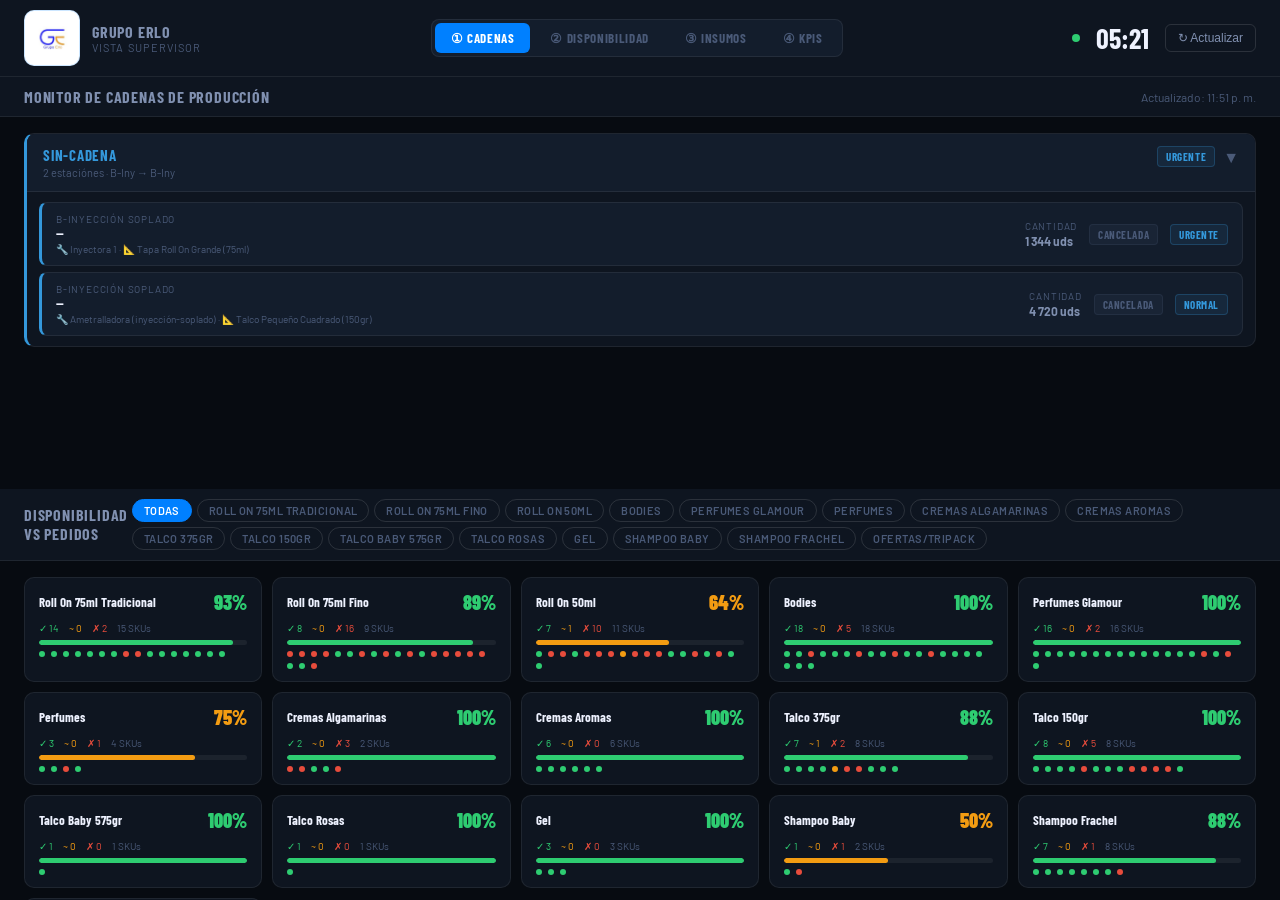
<file: supervisor-1.html>
<!DOCTYPE html>
<html lang="es">
<head>
<meta charset="UTF-8">
<meta name="viewport" content="width=device-width, initial-scale=1.0">
<title>Supervisor — Grupo Erlo</title>
<link rel="preconnect" href="https://fonts.googleapis.com">
<link href="https://fonts.googleapis.com/css2?family=Barlow+Condensed:wght@400;600;700;900&family=Barlow:wght@400;500;600&display=swap" rel="stylesheet">
<style>
  :root {
    --bg: #070b11;
    --surface: #0e1520;
    --surface2: #131d2c;
    --surface3: #182030;
    --border: rgba(255,255,255,0.07);
    --border2: rgba(255,255,255,0.12);
    --text: #eef2ff;
    --text-dim: #4a5a78;
    --text-mid: #8090b0;
    --green: #2ecc71;
    --amber: #f39c12;
    --red: #e74c3c;
    --blue: #3498db;
    --purple: #9b59b6;
    --accent: #0080ff;
  }

  * { margin:0; padding:0; box-sizing:border-box; }

  body {
    background: var(--bg);
    color: var(--text);
    font-family: 'Barlow', sans-serif;
    height: 100vh;
    display: flex;
    flex-direction: column;
    overflow: hidden;
  }

  /* ── HEADER ── */
  .header {
    display: flex;
    align-items: center;
    justify-content: space-between;
    padding: 10px 24px;
    border-bottom: 1px solid var(--border);
    background: var(--surface);
    flex-shrink: 0;
    gap: 16px;
  }

  .logo-area {
    display: flex;
    align-items: center;
    gap: 12px;
    flex-shrink: 0;
  }

  .logo-box {
    width: 56px; height: 56px;
    background: white;
    border: 1px solid rgba(0,128,255,0.2);
    border-radius: 10px;
    display: flex; align-items: center; justify-content: center;
    padding: 4px;
    overflow: hidden;
  }

  .company { font-family:'Barlow Condensed',sans-serif; font-weight:700; font-size:16px; color:var(--text-mid); text-transform:uppercase; letter-spacing:.05em; }
  .page-sub { font-size:11px; color:var(--text-dim); text-transform:uppercase; letter-spacing:.1em; }

  /* TABS */
  .tabs {
    display: flex;
    gap: 4px;
    background: var(--surface2);
    border: 1px solid var(--border);
    border-radius: 8px;
    padding: 3px;
  }

  .tab-btn {
    background: none;
    border: none;
    border-radius: 6px;
    padding: 7px 16px;
    color: var(--text-dim);
    font-family: 'Barlow Condensed', sans-serif;
    font-weight: 700;
    font-size: 13px;
    cursor: pointer;
    text-transform: uppercase;
    letter-spacing: .05em;
    transition: all .2s;
    white-space: nowrap;
  }

  .tab-btn:hover { color: var(--text-mid); background: var(--surface3); }
  .tab-btn.active { background: var(--accent); color: #fff; }

  .header-right {
    display: flex;
    align-items: center;
    gap: 16px;
    flex-shrink: 0;
  }

  .clock {
    font-family: 'Barlow Condensed', sans-serif;
    font-weight: 700; font-size: 28px; line-height:1;
  }

  .status-dot {
    width: 8px; height: 8px; border-radius: 50%;
    background: var(--green);
    animation: blink 2s infinite;
  }

  @keyframes blink { 0%,100%{opacity:1} 50%{opacity:.3} }

  .refresh-btn {
    background: none;
    border: 1px solid var(--border2);
    border-radius: 6px;
    padding: 6px 12px;
    color: var(--text-mid);
    font-size: 12px;
    cursor: pointer;
    transition: all .2s;
  }

  .refresh-btn:hover { border-color: var(--accent); color: #4af; }

  /* ── CONTENT ── */
  .content {
    flex: 1;
    overflow: hidden;
    display: flex;
    flex-direction: column;
    min-height: 0;
  }

  .tab-panel {
    display: none;
    flex: 1;
    min-height: 0;
    flex-direction: column;
    overflow: hidden;
  }

  .tab-panel.active { display: flex; }

  /* Panel disp — scroll habilitado */
  #panel-disp {
    overflow-y: auto !important;
    overflow-x: hidden;
    display: flex;
    flex-direction: column;
  }
  #panel-disp .panel-header {
    flex-shrink: 0;
  }
  #panel-disp .disp-wrap {
    overflow: visible !important;
    flex: unset !important;
    padding-bottom: 40px;
  }

  /* ── PANEL HEADER ── */
  .panel-header {
    display: flex;
    align-items: center;
    justify-content: space-between;
    padding: 10px 24px;
    border-bottom: 1px solid var(--border);
    flex-shrink: 0;
    background: var(--surface);
  }

  .panel-title {
    font-family: 'Barlow Condensed', sans-serif;
    font-weight: 700; font-size: 16px;
    color: var(--text-mid); text-transform: uppercase; letter-spacing:.05em;
  }

  /* ─────────────────────────────────────────
     MÓDULO 1 — GANTT
  ───────────────────────────────────────── */
  .gantt-wrap {
    flex: 1;
    overflow-y: auto;
    padding: 16px 24px;
    display: flex;
    flex-direction: column;
    gap: 12px;
  }

  .gantt-machine {
    background: var(--surface);
    border: 1px solid var(--border);
    border-radius: 10px;
    overflow: hidden;
    border-left-width: 3px;
  }

  .gantt-machine-header {
    display: flex;
    align-items: flex-start;
    justify-content: space-between;
    padding: 12px 16px;
    background: var(--surface2);
    border-bottom: 1px solid var(--border);
    cursor: pointer;
    gap: 12px;
  }

  .gantt-machine-header:hover {
    background: rgba(255,255,255,.03);
  }

  .machine-name {
    font-family: 'Barlow Condensed', sans-serif;
    font-weight: 700; font-size: 15px;
    color: var(--text); text-transform: uppercase; letter-spacing:.05em;
  }

  .machine-ops-count {
    font-size: 12px; color: var(--text-dim);
  }

  .gantt-ops {
    padding: 10px 12px;
    display: flex;
    flex-direction: column;
    gap: 6px;
  }

  .gantt-empty {
    color: var(--text-dim);
    text-align: center;
    padding: 60px 20px;
    font-size: 14px;
  }

  .idle-alert {
    font-size: 11px;
    color: #f39c12;
    padding: 4px 12px;
    background: rgba(243,156,18,.08);
    border-radius: 4px;
    margin-bottom: 4px;
  }

  .gantt-op-row {
    display: grid;
    grid-template-columns: 1fr auto auto auto;
    align-items: center;
    gap: 12px;
    padding: 10px 14px;
    background: var(--surface2);
    border: 1px solid var(--border);
    border-radius: 8px;
    border-left: 3px solid;
    transition: border-color .2s;
  }

  .gantt-op-row:hover { background: rgba(255,255,255,.03); }

  .op-sku-gantt {
    font-family: 'Barlow Condensed', sans-serif;
    font-weight: 700; font-size: 15px;
    white-space: nowrap; overflow: hidden; text-overflow: ellipsis;
  }

  .op-cell {
    font-size: 12px; color: var(--text-mid);
    white-space: nowrap; overflow: hidden; text-overflow: ellipsis;
  }

  .op-cell-label {
    font-size: 10px; color: var(--text-dim);
    text-transform: uppercase; letter-spacing:.08em;
    display: block; margin-bottom: 2px;
  }

  .pill-sm {
    font-family: 'Barlow Condensed', sans-serif;
    font-weight: 700; font-size: 11px;
    padding: 3px 8px; border-radius: 4px;
    text-transform: uppercase; letter-spacing:.05em;
    display: inline-block;
  }

  .gantt-empty {
    padding: 16px;
    text-align: center;
    color: var(--text-dim);
    font-size: 13px;
  }

  /* alerta tiempo muerto */
  .idle-alert {
    display: flex;
    align-items: center;
    gap: 8px;
    padding: 6px 12px;
    background: rgba(231,76,60,0.1);
    border: 1px solid rgba(231,76,60,0.2);
    border-radius: 6px;
    font-size: 12px;
    color: #ff6b6b;
    margin: 0 12px 8px;
  }

  /* ─────────────────────────────────────────
     MÓDULO 2 — DISPONIBILIDAD
  ───────────────────────────────────────── */
  .disp-wrap {
    flex: unset;
    overflow: visible;
    padding: 16px 24px;
  }

  .disp-table {
    width: 100%;
    border-collapse: collapse;
  }

  .disp-table th {
    background: var(--surface2);
    color: var(--text-dim);
    font-size: 11px;
    text-transform: uppercase;
    letter-spacing:.1em;
    padding: 10px 14px;
    text-align: left;
    border-bottom: 1px solid var(--border);
    position: sticky; top: 0;
  }

  .disp-table td {
    padding: 10px 14px;
    border-bottom: 1px solid var(--border);
    font-size: 13px;
    vertical-align: middle;
  }

  .disp-table tr:hover td { background: var(--surface2); }

  .semaforo {
    width: 10px; height: 10px;
    border-radius: 50%;
    display: inline-block;
    margin-right: 6px;
    flex-shrink: 0;
  }

  .sku-name {
    font-family: 'Barlow Condensed', sans-serif;
    font-weight: 700; font-size: 14px;
  }

  .num-cell {
    font-family: 'Barlow Condensed', sans-serif;
    font-weight: 700; font-size: 15px;
    text-align: right;
  }

  .bar-cell { width: 160px; }

  .mini-bar-track {
    height: 6px;
    background: rgba(255,255,255,0.06);
    border-radius: 100px;
    overflow: hidden;
  }

  .mini-bar-fill {
    height: 100%;
    border-radius: 100px;
  }

  /* ─────────────────────────────────────────
     MÓDULO 3 — INSUMOS
  ───────────────────────────────────────── */
  .insumos-wrap {
    flex: 1;
    overflow-y: auto;
    padding: 16px 24px;
    display: flex;
    flex-direction: column;
    gap: 8px;
  }

  .insumos-filter {
    display: flex;
    gap: 8px;
    flex-shrink: 0;
  }

  .filter-btn {
    background: var(--surface2);
    border: 1px solid var(--border);
    border-radius: 6px;
    padding: 5px 14px;
    color: var(--text-dim);
    font-size: 12px;
    cursor: pointer;
    transition: all .2s;
    font-family: 'Barlow Condensed', sans-serif;
    font-weight: 700;
    text-transform: uppercase;
    letter-spacing: .05em;
  }

  .filter-btn.active, .filter-btn:hover {
    background: var(--surface3);
    color: var(--text);
    border-color: var(--border2);
  }

  .filter-btn.f-red.active { border-color: rgba(231,76,60,.5); color: var(--red); }
  .filter-btn.f-amber.active { border-color: rgba(243,156,18,.5); color: var(--amber); }
  .filter-btn.f-green.active { border-color: rgba(46,204,113,.5); color: var(--green); }

  .insumos-grid {
    display: grid;
    grid-template-columns: repeat(auto-fill, minmax(220px, 1fr));
    gap: 8px;
    overflow-y: auto;
    flex: 1;
  }

  .insumo-card {
    background: var(--surface);
    border: 1px solid var(--border);
    border-radius: 8px;
    padding: 12px 14px;
    border-left: 3px solid;
    display: flex;
    flex-direction: column;
    gap: 4px;
  }

  .insumo-name {
    font-family: 'Barlow Condensed', sans-serif;
    font-weight: 700; font-size: 14px;
    line-height: 1.2;
    overflow: hidden;
    display: -webkit-box;
    -webkit-line-clamp: 2;
    -webkit-box-orient: vertical;
  }

  .insumo-tipo {
    font-size: 10px; color: var(--text-dim);
    text-transform: uppercase; letter-spacing:.08em;
  }

  .insumo-stock {
    font-family: 'Barlow Condensed', sans-serif;
    font-weight: 900; font-size: 22px;
    line-height: 1; margin-top: 4px;
  }

  .insumo-minimo {
    font-size: 11px; color: var(--text-dim);
  }

  /* ─────────────────────────────────────────
     MÓDULO 4 — KPIs
  ───────────────────────────────────────── */
  .kpis-wrap {
    flex: 1;
    overflow-y: auto;
    padding: 20px 24px;
    display: flex;
    flex-direction: column;
    gap: 20px;
  }

  .kpi-grid {
    display: grid;
    grid-template-columns: repeat(4, 1fr);
    gap: 12px;
  }

  .kpi-card {
    background: var(--surface);
    border: 1px solid var(--border);
    border-radius: 10px;
    padding: 18px 20px;
    display: flex;
    flex-direction: column;
    gap: 6px;
  }

  .kpi-card-label {
    font-size: 11px; color: var(--text-dim);
    text-transform: uppercase; letter-spacing:.1em;
  }

  .kpi-card-val {
    font-family: 'Barlow Condensed', sans-serif;
    font-weight: 900; font-size: 44px; line-height:1;
  }

  .kpi-card-sub {
    font-size: 12px; color: var(--text-dim);
  }

  .por-estacion-title {
    font-family: 'Barlow Condensed', sans-serif;
    font-weight: 700; font-size: 14px;
    color: var(--text-mid); text-transform: uppercase; letter-spacing:.05em;
    margin-bottom: 8px;
  }

  .est-kpi-row {
    display: grid;
    grid-template-columns: 200px 1fr 80px 80px 100px;
    align-items: center;
    gap: 12px;
    padding: 10px 14px;
    background: var(--surface);
    border: 1px solid var(--border);
    border-radius: 8px;
    margin-bottom: 6px;
  }

  .est-kpi-name {
    font-family: 'Barlow Condensed', sans-serif;
    font-weight: 700; font-size: 14px;
  }

  .est-kpi-bar-track {
    height: 8px;
    background: rgba(255,255,255,0.06);
    border-radius: 100px;
    overflow: hidden;
  }

  .est-kpi-bar-fill {
    height: 100%;
    border-radius: 100px;
    background: var(--accent);
    transition: width .8s ease;
  }

  .est-kpi-num {
    font-family: 'Barlow Condensed', sans-serif;
    font-weight: 700; font-size: 15px;
    text-align: right;
  }

  /* ── DISPONIBILIDAD CON CATEGORÍAS ── */
  .disp-filtros {
    display: flex; flex-wrap: wrap; gap: 5px; align-items: center;
  }
  .disp-cat-btn {
    padding: 4px 11px; border-radius: 20px; font-size: 11px; font-weight: 600;
    border: 1px solid var(--border2); background: transparent;
    color: var(--text-dim); cursor: pointer; transition: .15s;
    font-family: 'Barlow', sans-serif; text-transform: uppercase; letter-spacing: .04em;
  }
  .disp-cat-btn.active { background: var(--accent); color: #fff; border-color: var(--accent); }
  .disp-cat-btn:hover:not(.active) { border-color: var(--accent); color: var(--accent); }

  .disp-wrap { flex: unset; overflow: visible; padding: 16px 24px; display: flex; flex-direction: column; gap: 10px; }

  /* Summary cards de categoría */
  .disp-cat-grid { display: grid; grid-template-columns: repeat(auto-fill, minmax(220px, 1fr)); gap: 10px; }

  .disp-cat-card {
    background: var(--surface); border: 1px solid var(--border);
    border-radius: 10px; padding: 12px 14px; cursor: pointer; transition: .15s;
  }
  .disp-cat-card:hover { border-color: var(--border2); transform: translateY(-1px); }
  .disp-cat-card.expandida { border-color: var(--accent); }

  .dcc-header { display: flex; align-items: center; justify-content: space-between; margin-bottom: 8px; }
  .dcc-nombre { font-family: 'Barlow Condensed', sans-serif; font-weight: 700; font-size: 13px; }
  .dcc-pct { font-family: 'Barlow Condensed', sans-serif; font-weight: 900; font-size: 20px; }
  .dcc-sub { display: flex; gap: 10px; font-size: 10px; color: var(--text-dim); margin-bottom: 6px; }
  .dcc-track { height: 5px; background: rgba(255,255,255,.06); border-radius: 100px; overflow: hidden; }
  .dcc-fill  { height: 100%; border-radius: 100px; transition: width .4s; }
  .dcc-dots  { display: flex; gap: 6px; margin-top: 6px; flex-wrap: wrap; }
  .dcc-dot   { width: 6px; height: 6px; border-radius: 50%; flex-shrink: 0; }

  /* Detalle expandido de una categoría */
  .disp-detalle {
    background: var(--surface2); border: 1px solid var(--border);
    border-radius: 10px; overflow: hidden;
  }
  .disp-detalle-header {
    display: grid;
    grid-template-columns: 1fr 90px 90px 90px 100px;
    padding: 7px 14px; background: var(--surface3);
    border-bottom: 1px solid var(--border);
    font-size: 10px; color: var(--text-dim); text-transform: uppercase; letter-spacing: .06em;
    gap: 8px;
  }
  .disp-detalle-row {
    display: grid;
    grid-template-columns: 1fr 90px 90px 90px 100px;
    padding: 8px 14px; border-bottom: 1px solid var(--border);
    align-items: center; gap: 8px; transition: .1s;
  }
  .disp-detalle-row:last-child { border-bottom: none; }
  .disp-detalle-row:hover { background: rgba(255,255,255,.02); }
  .ddr-nombre { font-size: 12px; line-height: 1.3; }
  .ddr-cod { font-size: 10px; color: var(--text-dim); }
  .ddr-num { font-family: 'Barlow Condensed', sans-serif; font-weight: 700; font-size: 14px; text-align: right; }
  .ddr-bar { display: flex; align-items: center; gap: 6px; }
  .ddr-bar-track { flex: 1; height: 4px; background: rgba(255,255,255,.06); border-radius: 100px; overflow: hidden; }
  .ddr-bar-fill  { height: 100%; border-radius: 100px; }
  .ddr-bar-pct   { font-size: 10px; font-weight: 700; min-width: 30px; text-align: right; }

  /* ── SCROLLBAR ── */
  ::-webkit-scrollbar { width: 4px; height: 4px; }
  ::-webkit-scrollbar-track { background: transparent; }
  ::-webkit-scrollbar-thumb { background: var(--border2); border-radius: 4px; }
</style>
</head>
<body>

<!-- HEADER -->
<div class="header">
  <div class="logo-area">
    <div class="logo-box" style="background:white;padding:3px"><img src="[data-uri]" style="max-height:100%;max-width:100%;object-fit:contain"></div>
    <div>
      <div class="company">Grupo Erlo</div>
      <div class="page-sub">Vista Supervisor</div>
    </div>
  </div>

  <div class="tabs">
    <button class="tab-btn active" onclick="switchTab('gantt')">① Cadenas</button>
    <button class="tab-btn" onclick="switchTab('disp')">② Disponibilidad</button>
    <button class="tab-btn" onclick="switchTab('insumos')">③ Insumos</button>
    <button class="tab-btn" onclick="switchTab('kpis')">④ KPIs</button>
  </div>

  <div class="header-right">
    <span class="status-dot" id="statusDot"></span>
    <div class="clock" id="clock">00:00</div>
    <button class="refresh-btn" onclick="fetchAll()">↻ Actualizar</button>
  </div>
</div>

<!-- CONTENT -->
<div class="content">

  <!-- ── TAB 1: GANTT ── -->
  <div class="tab-panel active" id="panel-gantt">
    <div class="panel-header">
      <div class="panel-title">Monitor de cadenas de producción</div>
      <div style="font-size:12px;color:var(--text-dim)" id="ganttUpdated"></div>
    </div>
    <div class="gantt-wrap" id="ganttWrap">
      <div style="color:var(--text-dim);text-align:center;padding:40px">Cargando…</div>
    </div>
  </div>

  <!-- ── TAB 2: DISPONIBILIDAD ── -->
  <div class="tab-panel" id="panel-disp">
    <div class="panel-header">
      <div class="panel-title">Disponibilidad vs Pedidos</div>
      <div class="disp-filtros" id="dispFiltros">
        <button class="disp-cat-btn active" onclick="setDispCat('TODAS',this)">Todas</button>
      </div>
    </div>
    <div class="disp-wrap" id="dispWrap">
      <div style="color:var(--text-dim);text-align:center;padding:40px">Cargando…</div>
    </div>
  </div>

  <!-- ── TAB 3: INSUMOS ── -->
  <div class="tab-panel" id="panel-insumos">
    <div class="panel-header">
      <div class="panel-title">Inventario de insumos</div>
      <div class="insumos-filter">
        <button class="filter-btn f-red active" onclick="setFilter('all', this)">Todos</button>
        <button class="filter-btn f-red" onclick="setFilter('red', this)">🔴 Sin stock</button>
        <button class="filter-btn f-amber" onclick="setFilter('amber', this)">🟡 Bajo</button>
        <button class="filter-btn f-green" onclick="setFilter('green', this)">🟢 OK</button>
      </div>
    </div>
    <div class="insumos-wrap">
      <div class="insumos-grid" id="insumosGrid">
        <div style="color:var(--text-dim);padding:40px;text-align:center">Cargando…</div>
      </div>
    </div>
  </div>

  <!-- ── TAB 4: KPIs ── -->
  <div class="tab-panel" id="panel-kpis">
    <div class="panel-header">
      <div class="panel-title">KPIs de planta</div>
      <div style="font-size:12px;color:var(--text-dim)" id="kpiDate"></div>
    </div>
    <div class="kpis-wrap" id="kpisWrap">
      <div style="color:var(--text-dim);text-align:center;padding:40px">Cargando…</div>
    </div>
  </div>

</div>

<script>
const DATA_ALL   = 'https://csotoajoy.github.io/grupoerlo/ps_all.json';
const REFRESH_MS = 30000;

// ── MAPA DE CATEGORÍAS ───────────────────────────────────────────────────────
const CATEGORIAS = {
  'Roll On 75ml Tradicional': ['10-03','10-11','10-08','10-09','10-12','10-18','10-06','10-07','10-14','10-10','10-19','10-72','10-70','10-02','10-16','10-01'],
  'Roll On 75ml Fino':        ['10-04','10-74','10-90','10-75','10-76','10-77','10-78','10-80','10-79','10-81','10-82','10-83','10-84','10-85','10-86','10-87','10-88','10-89','10-91','10-92','10-93','10-94','10-95','10-96'],
  'Roll On 50ml':             ['10-21','10-30','10-26','10-32','10-28','10-22','10-23','10-24','10-25','10-33','10-31','10-27','10-73','10-71','10-29','10-34','10-35','10-20'],
  'Bodies':                   ['80-00','80-01','80-02','80-03','80-04','80-05','80-06','80-07','80-08','80-10','80-09','80-11','80-12','80-14','80-13','80-15','80-16','80-17','80-18','80-19','80-20','80-21','80-22'],
  'Perfumes Glamour':         ['40-12','40-11','40-14','40-16','40-19','40-18','40-15','40-10','40-13','40-17','40-09','40-20','40-21','40-23','40-22','40-26','40-25','40-24'],
  'Perfumes':                 ['40-02','40-03','40-08','40-00'],
  'Cremas Algamarinas':       ['30-02','30-03','30-00','30-01','30-17'],
  'Cremas Aromas':            ['30-12','30-11','30-14','30-10','30-13','30-09'],
  'Talco 375gr':              ['50-18','50-02','50-06','50-17','50-19','50-21','50-23','50-03','50-04','50-05'],
  'Talco 150gr':              ['50-07','50-29','50-13','50-12','50-26','50-24','50-25','50-14','50-15','50-20','50-22','50-11','50-10'],
  'Talco Baby 575gr':         ['50-01'],
  'Talco Rosas':              ['50-09'],
  'Gel':                      ['20-00','20-01','70-00'],
  'Shampoo Baby':             ['60-00','60-01'],
  'Shampoo Frachel':          ['60-02','60-06','60-09','60-04','60-05','60-08','60-10','60-07'],
  'Ofertas/Tripack':          ['30-22','30-19','30-23','30-21','30-20','30-18','10-55','10-59','10-56','10-53','10-58','10-57','10-61','10-60','10-54','10-52'],
};

// Índice inverso: código → categoría
const COD_A_CAT = {};
Object.entries(CATEGORIAS).forEach(([cat, codigos]) => {
  codigos.forEach(c => { COD_A_CAT[c] = cat; });
});

// Nombres fallback para códigos sin descripción en inventario PT
const NOMBRES_FALLBACK = {"80-00":"BODY ONE MILLION 237ML","80-01":"BODY 212 NY FOR MEN 237ML","80-02":"BODY 212 NY FOR WOMEN 237ML","80-03":"BODY 360 PERRY ELLIS FOR WOMEN 237ML","80-04":"BODY 360 PERRY ELLIS FOR MEN 237ML","80-05":"BODY ACQUA DI GIO FOR MEN 237ML","80-06":"BODY CAROLINA HERRERA FOR MEN 237ML","80-07":"BODY CAROLINA HERRERA NY 237ML","80-08":"BODY CHANEL N5 237ML","80-10":"BODY CLINIQUE HAPPY FOR MEN 237ML","80-09":"BODY CLINIQUE HAPPY FOR WOMEN 237ML","80-11":"BODY CURVE FOR MEN 237ML","80-12":"BODY CURVE FOR WOMEN 237ML","80-14":"BODY DOLCE GABBANA LIGHT BLUE 237ML","80-13":"BODY DOLCE GABBANA POUR HOMME 237ML","80-15":"BODY HALLOWEN 237ML","80-16":"BODY LACOSTE 237ML","80-17":"BODY LACOSTE TOUCH OF PINK 237ML","80-18":"BODY PACO RABANNE 237ML","80-19":"BODY PARIS HILTON 237ML","80-20":"BODY SWISS ARMY CLASIC FOR MEN 237ML","80-21":"BODY TOMMY 237ML","80-22":"BODY TOMMY GIRL 237ML","40-04":"COLONIA EMANUEL 250ML","30-02":"CREMA ALGAMARINA ALOE 437ML","30-03":"CREMA ALGAMARINA SURTIDA 437ML","30-00":"CREMA ALGAMARINA VIT A 437ML","30-01":"CREMA ALGAMARINA VIT E 437ML","30-17":"CREMA AROMAS SURTIDA 237ML","30-12":"CREMA CANDY 237ML","30-11":"CREMA FARM AWAY 237ML","30-14":"CREMA FIEL 237ML","30-10":"CREMA IMARY 237ML","30-13":"CREMA INDIRA 237ML","30-09":"CREMA SWEET HONEY 237ML","20-00":"GEL PLASTIMAX 250GR","20-01":"GEL PLASTIMAX KILO","70-00":"GEL TERAPEUTICO 250GR","30-22":"OFERTA CREMA + ROLL ON CANDY","30-19":"OFERTA CREMA + ROLL ON FARM AWAY","30-23":"OFERTA CREMA + ROLL ON FIEL","30-21":"OFERTA CREMA + ROLL ON IMARY","30-20":"OFERTA CREMA + ROLL ON INDIRA","30-18":"OFERTA CREMA + ROLL ON SWEET H","10-55":"OFERTA TALCO + ROLL ON FARM AWAY","10-59":"OFERTA TALCO + ROLL ON SWEET H","10-56":"OFERTA TALCO + ROLL ON CHIEF","10-53":"OFERTA TALCO + ROLL ON WILL COUNTY","10-58":"OFERTA TALCO PEQ + ROLL ON FARM AWAY","10-57":"OFERTA TALCO PEQ + ROLL ON SWEET H","40-02":"PERFUME FIEL 100ML","40-12":"PERFUME GLAMOUR D 212 100ML","40-11":"PERFUME GLAMOUR D CAROLINA H 100ML","40-14":"PERFUME GLAMOUR D CHANEL 5 100ML","40-16":"PERFUME GLAMOUR D CLOE 100ML","40-19":"PERFUME GLAMOUR D HAPY CLIN 100ML","40-18":"PERFUME GLAMOUR D HOLLOWEEN 100ML","40-15":"PERFUME GLAMOUR D LACOST P 100ML","40-10":"PERFUME GLAMOUR D LIGHT B 100ML","40-13":"PERFUME GLAMOUR D PARIS H 100ML","40-17":"PERFUME GLAMOUR D TOM-MY 100ML","40-09":"PERFUME GLAMOUR D-360 100ML","40-20":"PERFUME GLAMOUR H 212 100ML","40-21":"PERFUME GLAMOUR H AQUO DIGI 100ML","40-23":"PERFUME GLAMOUR H DULCE GABA 100ML","40-22":"PERFUME GLAMOUR H LACOST 100ML","40-26":"PERFUME GLAMOUR H SWIS ARM 100ML","40-25":"PERFUME GLOMOUR H ONE MILLI 100ML","40-24":"PERFUME GLOMOUR H-360 100ML","40-03":"PERFUME INDIRA 100ML","40-08":"PERFUME ROSE MEN 100ML","40-00":"PERFUME SWEET HONEY 50ML","10-21":"ROLL ON BLACK SOFT 50ML","10-03":"ROLL ON BLACK SOFT 75ML","10-30":"ROLL ON CANDY 50ML","10-11":"ROLL ON CANDY 75ML","10-26":"ROLL ON FARM AWAY 50ML","10-08":"ROLL ON FARM AWAY 75ML","10-09":"ROLL ON FIEL 75ML","10-32":"ROLL ON IMARY 50ML","10-12":"ROLL ON IMARY 75ML","10-28":"ROLL ON INDIRA 50ML","10-18":"ROLL ON INDIRA 75ML","10-22":"ROLL ON MEZZANINE 50ML","10-04":"ROLL ON MEZZANINE 75ML","10-23":"ROLL ON MUSK 50ML","10-24":"ROLL ON MUSK CELESTE 50ML","10-06":"ROLL ON MUSK CELESTE 75ML","10-25":"ROLL ON MUSK NARANJA 50ML","10-07":"ROLL ON MUSK NARANJA 75ML","10-33":"ROLL ON NITH MAGIC 50ML","10-14":"ROLL ON NITH MAGIC 75ML","10-31":"ROLL ON ODITY 50ML","10-27":"ROLL ON PARIS DACKAR 50ML","10-10":"ROLL ON PARIS DACKAR 75ML","10-19":"ROLL ON ROSE MEN 75ML","10-73":"ROLL ON SURTIDO HOMBRE 50ML","10-72":"ROLL ON SURTIDO HOMBRE 75ML","10-71":"ROLL ON SURTIDO MUJER 50ML","10-70":"ROLL ON SURTIDO MUJER 75ML","10-29":"ROLL ON SWEET HONEY 50ML","10-02":"ROLL ON SWEET HONEY 75ML","10-34":"ROLL ON TIMELY 50ML","10-35":"ROLL ON TRIUNFO 50ML","10-16":"ROLL ON TRIUNFO GRD 75ML","10-20":"ROLL ON WILL COUNTY 50ML","10-01":"ROLL ON WILL COUNTY 75ML","60-00":"SHAMP BABY GRD 946ML","60-01":"SHAMP BABY PEQ 310ML","60-02":"SHAMP FRACHEL AGUACATE 500ML","60-06":"SHAMP FRACHEL FRESA 500ML","60-09":"SHAMP FRACHEL MANZANA 500ML","60-04":"SHAMP FRACHEL MANZANILLA 500ML","60-05":"SHAMP FRACHEL MIEL 500ML","60-08":"SHAMP FRACHEL SABILA 500ML","60-10":"SHAMPOO FRACHEL PEPINO 500ML","60-07":"SHAMPOO FRACHEL SURTIDO 500ML","50-01":"TALCO BABY GRD 575GR","50-07":"TALCO BABY PEQ 150GR","50-29":"TALCO CANDY 150GR","50-18":"TALCO CANDY 375GR","50-13":"TALCO CHIEF 150GR","50-02":"TALCO CHIEF 375GR","50-12":"TALCO FAR AWAY 150GR","50-06":"TALCO FARM AWAY 375GR","50-26":"TALCO FIEL 150GR","50-24":"TALCO FIEL 150GR","50-17":"TALCO FIEL 375GR","50-25":"TALCO INDIRA 150GR","50-19":"TALCO INDIRA 375GR","50-21":"TALCO OVALADO SURTIDO AROMAS 375GR (HOMBRE)","50-23":"TALCO OVALADO SURTIDO AROMAS 375GR (MUJER)","50-09":"TALCO ROSAS 350GR","50-14":"TALCO ROSE MEN 150GR","50-03":"TALCO ROSE MEN 375GR","50-15":"TALCO SURTIDO AROMAS 150GR","50-20":"TALCO SURTIDO AROMAS 150GR (HOMBRE)","50-22":"TALCO SURTIDO AROMAS 150GR (MUJER)","50-11":"TALCO SWEET HONEY 150GR","50-04":"TALCO SWEET HONEY 375GR","50-10":"TALCO WILL COUNTY 150GR","50-05":"TALCO WILL COUNTY 375GR","10-61":"TRIPACK ROLL ON 75ML HOMBRE SURT","10-60":"TRIPACK ROLL ON 75ML MUJER SURT","10-54":"TRIPACK ROLLON SWEET HONEY 75ML","10-52":"TRIPACK ROLLON WILD COUNTY 75ML","10-74":"ROLL ON 212 NY FOR MEN 75ML","10-90":"ROLL ON LACOSTE TOUCH OF PINK 75ML","10-75":"ROLL ON 212 NY FOR WOMEN 75ML","10-76":"ROLL ON 360 PERRY ELLIS FOR MEN 75ML","10-77":"ROLL ON 360 PERRY ELLIS FOR WOMEN 75ML","10-78":"ROLL ON ACQUA DI GIO FOR MEN 75ML","10-80":"ROLL ON CAROLINA HERRERA 75ML","10-79":"ROLL ON CAROLINA HERRERA FOR MEN 75ML","10-81":"ROLL ON CHANEL N5 75ML","10-82":"ROLL ON CLINIQUE HAPPY FOR MEN 75ML","10-83":"ROLL ON CLINIQUE HAPPY FOR WOMEN 75ML","10-84":"ROLL ON CURVE FOR MEN 75ML","10-85":"ROLL ON CURVE FOR WOMEN 75ML","10-86":"ROLL ON DOLCE GABBANA LIGHT BLUE 75ML","10-87":"ROLL ON DOLCE GABBANA POUR HOMME 75ML","10-88":"ROLL ON HALLOWEN 75ML","10-89":"ROLL ON LACOSTE 75ML","10-91":"ROLL ON ONE MILLION 75ML","10-92":"ROLL ON PACO RABANNE 75ML","10-93":"ROLL ON PARIS HILTON 75ML","10-94":"ROLL ON SWISS ARMY CLASIC FOR MEN 75ML","10-95":"ROLL ON TOMMY 75ML","10-96":"ROLL ON TOMMY GIRL 75ML"};

let dispCatActual = 'TODAS';
let dispDetalleAbierto = null;

const PRIORIDAD_COLOR = {
  'URGENTE':   '#e74c3c',
  'A':         '#e67e22',
  'B':         '#3498db',
  'C':         '#2ecc71',
  'BLOQUEADA': '#9b59b6',
};

const ESTADO_CFG = {
  'En Producción': { color:'#2ecc71', bg:'rgba(46,204,113,.15)', border:'rgba(46,204,113,.3)' },
  'Pausada':       { color:'#f39c12', bg:'rgba(243,156,18,.15)', border:'rgba(243,156,18,.3)' },
  'Bloqueada':     { color:'#e74c3c', bg:'rgba(231,76,60,.15)',  border:'rgba(231,76,60,.3)'  },
  'Pendiente':     { color:'#4a5a78', bg:'rgba(74,90,120,.12)',  border:'rgba(74,90,120,.2)'  },
  'Completada':    { color:'#2ecc71', bg:'rgba(46,204,113,.12)', border:'rgba(46,204,113,.2)' },
};

const MAQUINAS_GANTT = [
  'Sopladora',
  'Inyectora 1',
  'Inyectora 2',
  'Inyección soplado (Ametralladora)',
  'Maquina de Bolitas',
  'Llenadora Roll On Grande',
  'Llenadora Roll On Pequeño',
  'Llenadora de Crema',
  'Llenadora de Talco',
  'Llenadora de Gel',
];

let allData = null;
let filtroInsumos = 'all';
let activeTab = 'gantt';
let dispCatActualSel = 'TODAS';
let dispDetalleActual = null;

// ── RELOJ ──
function updateClock() {
  const now = new Date();
  document.getElementById('clock').textContent =
    String(now.getHours()).padStart(2,'0') + ':' + String(now.getMinutes()).padStart(2,'0');
}

// ── TABS ──
function switchTab(tab) {
  activeTab = tab;
  document.querySelectorAll('.tab-btn').forEach((b,i) => {
    const tabs = ['gantt','disp','insumos','kpis'];
    b.classList.toggle('active', tabs[i] === tab);
  });
  document.querySelectorAll('.tab-panel').forEach(p => {
    p.classList.toggle('active', p.id === 'panel-' + tab);
  });
}

// ── FETCH ──
async function fetchAll() {
  try {
    const r = await fetch(DATA_ALL + '?t=' + Date.now());
    allData = await r.json();
    document.getElementById('statusDot').style.background = '#2ecc71';
    renderAll();
  } catch(e) {
    document.getElementById('statusDot').style.background = '#e74c3c';
  }
}

function renderAll() {
  renderGantt();
  renderDisp();
  renderInsumos();
  renderKPIs();
}

// ─────────────────────────────────────────
// MÓDULO 1 — GANTT / CADENAS
// ─────────────────────────────────────────
function renderGantt() {
  if (!allData) return;
  const ops = allData.ordenes || [];
  const wrap = document.getElementById('ganttWrap');

  if (allData.actualizado) {
    const d = new Date(allData.actualizado);
    document.getElementById('ganttUpdated').textContent =
      'Actualizado: ' + d.toLocaleTimeString('es-CR',{hour:'2-digit',minute:'2-digit'});
  }

  const activas = ops.filter(o => o.estado !== 'Completada');

  if (activas.length === 0) {
    wrap.innerHTML = '<div class="gantt-empty">No hay órdenes de producción activas en planta.</div>';
    return;
  }

  // ── AGRUPAR POR CADENA ────────────────────────────────────────────────────
  // El op_code tiene el código PT ej: OP-APRE-10-01-180426 → clave = "10-01"
  // También los quimicos consolidados: OP-AQUI-RO75-180426 → clave = "RO75"
  // Para OPs sin op_code, usar el sku como agrupador

  const cadenas = {};

  activas.forEach(op => {
    const opCode = op.opCode || op['OP Code'] || '';
    // Extraer clave de cadena del op_code: tercer segmento separado por guión
    const partes = opCode.split('-');
    let clave = '';
    if (partes.length >= 4) {
      // OP-APRE-10-01-180426 → clave = "10-01"
      // OP-AQUI-RO75-180426  → clave = "RO75"
      // OP-BINY-10-01-180426 → clave = "10-01"
      // El formato es OP-[EST]-[COD_PT_O_GRUPO]-[FECHA]
      // Nos quedamos con todo entre el 2do y último guión
      clave = partes.slice(2, partes.length - 1).join('-');
    }
    if (!clave) {
      // Fallback: usar el sku del PT (estaciones C,D,E tienen el PT)
      clave = op.sku || op.producto_sku || 'SIN-CADENA';
    }

    if (!cadenas[clave]) cadenas[clave] = [];
    cadenas[clave].push(op);
  });

  // Orden de estaciones dentro de cada cadena
  const ORDEN_EST = {
    'A-Cambio de Molde': 0,
    'A-Preparar Resina': 1,
    'A-Quimico': 2,
    'B-Inyección Soplado': 3,
    'B-Maquina Bolitas': 4,
    'C-Armar Tapas': 5,
    'C-Etiquetado y Serigrafía': 6,
    'D-Llenado': 7,
    'E-Alisto': 8,
  };

  // Ordenar cadenas: primero las que tienen OPs urgentes o en producción
  const prioridadCadena = (ops) => {
    if (ops.some(o => o.estado === 'En Producción')) return 0;
    if (ops.some(o => o.prioridad === 'URGENTE'))    return 1;
    if (ops.some(o => o.prioridad === 'A'))           return 2;
    if (ops.some(o => o.prioridad === 'B'))           return 3;
    return 4;
  };

  const cadenasOrdenadas = Object.entries(cadenas).sort((a,b) =>
    prioridadCadena(a[1]) - prioridadCadena(b[1])
  );

  let html = '';

  cadenasOrdenadas.forEach(([clave, opsC]) => {
    // Ordenar OPs dentro de la cadena por secuencia de estación
    opsC.sort((a,b) => (ORDEN_EST[a.estacion]??9) - (ORDEN_EST[b.estacion]??9));

    // Nombre de la cadena — usar el sku del producto terminado (D-Llenado o E-Alisto)
    const opPT = opsC.find(o => ['D-Llenado','E-Alisto','C-Etiquetado y Serigrafía'].includes(o.estacion));
    const nombreCadena = opPT
      ? (opPT.sku || opPT.producto_sku || clave)
      : (opsC[0].sku || clave);

    // Estado general de la cadena
    const tieneActiva    = opsC.some(o => o.estado === 'En Producción');
    const tieneBloqueada = opsC.some(o => o.prioridad === 'BLOQUEADA' || o.estado === 'Bloqueada');
    const prioridadTop   = opsC.reduce((p, o) => {
      const ord = {'URGENTE':0,'A':1,'B':2,'C':3,'BLOQUEADA':4};
      return (ord[o.prioridad]??9) < (ord[p]??9) ? o.prioridad : p;
    }, opsC[0].prioridad);

    const pcolor = PRIORIDAD_COLOR[prioridadTop] || '#3498db';

    // Calcular duración total estimada
    const fechas = opsC.filter(o => o['Fecha de Inicio'] || o.fechaInicio)
      .map(o => new Date(o['Fecha de Inicio'] || o.fechaInicio));
    const fechasFin = opsC.filter(o => o['Fecha Final'] || o.fechaFin)
      .map(o => new Date(o['Fecha Final'] || o.fechaFin));
    const fechaMin = fechas.length ? new Date(Math.min(...fechas)) : null;
    const fechaMax = fechasFin.length ? new Date(Math.max(...fechasFin)) : null;

    // Detectar tiempos muertos entre estaciones
    const alertasTiempoMuerto = [];
    for (let i = 0; i < opsC.length - 1; i++) {
      const opA = opsC[i];
      const opB = opsC[i+1];
      const finA = opA['Fecha Final'] || opA.fechaFin;
      const iniB = opB['Fecha de Inicio'] || opB.fechaInicio;
      if (finA && iniB) {
        const diff = (new Date(iniB) - new Date(finA)) / 60000;
        if (diff > 60) {
          alertasTiempoMuerto.push(
            `⚠ ${Math.round(diff/60)}h entre ${opA.estacion} y ${opB.estacion}`
          );
        }
      }
    }

    html += `
    <div class="gantt-machine" style="border-left:3px solid ${pcolor}">
      <div class="gantt-machine-header" style="cursor:pointer" onclick="toggleCadena('${clave}')">
        <div style="flex:1;min-width:0">
          <div class="machine-name" style="color:${tieneActiva?'#2ecc71':pcolor}">${nombreCadena}</div>
          <div style="font-size:11px;color:var(--text-dim);margin-top:2px">
            ${opsC.length} estación${opsC.length>1?'es':''} · ${opsC.map(o=>o.estacion.split('-')[0]+'-'+o.estacion.split('-')[1]?.substring(0,3)).join(' → ')}
            ${fechaMin&&fechaMax ? ` · ${fmtDatetime(fechaMin)} → ${fmtDatetime(fechaMax)}` : ''}
          </div>
          ${alertasTiempoMuerto.map(a=>`<div style="font-size:10px;color:#f39c12;margin-top:2px">${a}</div>`).join('')}
        </div>
        <div style="display:flex;align-items:center;gap:8px;flex-shrink:0">
          ${tieneActiva ? `<span class="pill-sm" style="background:rgba(46,204,113,.2);color:#2ecc71;border:1px solid rgba(46,204,113,.4)">EN PRODUCCIÓN</span>` : ''}
          ${tieneBloqueada ? `<span class="pill-sm" style="background:rgba(231,76,60,.2);color:#e74c3c;border:1px solid rgba(231,76,60,.4)">BLOQUEADA</span>` : ''}
          <span class="pill-sm" style="background:${pcolor}18;color:${pcolor};border:1px solid ${pcolor}40">${prioridadTop}</span>
          <span style="font-size:16px;color:var(--text-dim)" id="chevron-${clave}">▼</span>
        </div>
      </div>

      <div class="gantt-ops" id="cadena-${clave}">
        ${opsC.map(op => {
          const pc  = PRIORIDAD_COLOR[op.prioridad] || '#3498db';
          const ec  = ESTADO_CFG[op.estado] || ESTADO_CFG['Pendiente'];
          const sku = op.sku || op.producto_sku || '—';
          const cant = op.unidad_produccion === 'Kilos' || op.unidad_produccion === 'Q-Kilos'
            ? `${formatNum(op.cantidad)} kg`
            : `${formatNum(op.cantidad)} uds`;
          const detalle = [
            op.maquina || op.Maquina ? `🔧 ${op.maquina||op.Maquina}` : '',
            op.molde || op.Molde ? `📐 ${op.molde||op.Molde}` : '',
            op['Master Batch'] || op.masterBatch ? `🎨 ${op['Master Batch']||op.masterBatch}` : '',
          ].filter(Boolean).join(' · ');

          return `<div class="gantt-op-row" style="border-left-color:${pc}">
            <div style="flex:1;min-width:0">
              <div style="font-size:10px;color:var(--text-dim);text-transform:uppercase;letter-spacing:.08em">${op.estacion}</div>
              <div class="op-sku-gantt" style="font-size:13px">${sku}</div>
              ${detalle ? `<div style="font-size:10px;color:var(--text-dim);margin-top:2px">${detalle}</div>` : ''}
            </div>
            <div class="op-cell">
              <span class="op-cell-label">Cantidad</span>
              <strong>${cant}</strong>
            </div>
            <div>
              <span class="pill-sm" style="background:${ec.bg};color:${ec.color};border:1px solid ${ec.border}">${op.estado||'Pendiente'}</span>
            </div>
            <div>
              <span class="pill-sm" style="background:${pc}18;color:${pc};border:1px solid ${pc}40">${op.prioridad}</span>
            </div>
          </div>`;
        }).join('')}
      </div>
    </div>`;
  });

  wrap.innerHTML = html || '<div class="gantt-empty">No hay cadenas activas.</div>';
}

function toggleCadena(clave) {
  const el  = document.getElementById(`cadena-${clave}`);
  const ch  = document.getElementById(`chevron-${clave}`);
  if (!el) return;
  const oculto = el.style.display === 'none';
  el.style.display  = oculto ? '' : 'none';
  if (ch) ch.textContent = oculto ? '▼' : '▶';
}

// ─────────────────────────────────────────
// MÓDULO 2 — DISPONIBILIDAD POR CATEGORÍAS
// ─────────────────────────────────────────
function setDispCat(cat, btn) {
  dispCatActualSel = cat;
  dispDetalleActual = null;
  document.querySelectorAll('.disp-cat-btn').forEach(b => b.classList.remove('active'));
  btn.classList.add('active');
  renderDisp();
}

function toggleDispDetalle(cat) {
  dispDetalleActual = dispDetalleActual === cat ? null : cat;
  renderDisp();
}

function renderDisp() {
  if (!allData) return;
  const pt  = allData.inventario_pt  || [];
  const ocs = allData.ordenes_compra || [];

  // Índice stock PT por código
  const stockIdx = {};
  pt.forEach(p => { stockIdx[p.codigo] = Math.max(0, parseFloat(p.unds) || 0); });

  // Demanda pendiente por código desde OCs (status != Entregado/Cancelado)
  const demandaIdx = {};
  ocs.forEach(oc => {
    const st = (oc.Status || oc.status || '').toLowerCase();
    if (st === 'entregado' || st === 'cancelado') return;
    const cod  = oc.Code || oc.codigo || '';
    const pend = parseFloat(oc['Cantidad Pendiente'] || oc['Total Unds'] || oc.cantidad || 0);
    if (cod) demandaIdx[cod] = (demandaIdx[cod] || 0) + pend;
  });

  // Construir datos por categoría
  const dataCats = {};
  Object.entries(CATEGORIAS).forEach(([cat, codigos]) => {
    const items = codigos.map(cod => {
      const stock   = stockIdx[cod] || 0;
      const demanda = demandaIdx[cod] || 0;
      const ptItem  = pt.find(p => p.codigo === cod);
      const nombre  = (ptItem && ptItem.descripcion) || NOMBRES_FALLBACK[cod] || cod;
      const cobertura = demanda > 0 ? Math.min(100, Math.round((stock/demanda)*100)) : (stock > 0 ? 100 : 0);
      return { cod, nombre, stock, demanda, cobertura, diff: stock - demanda };
    });

    const conDemanda = items.filter(i => i.demanda > 0 || i.stock > 0);
    const nTotal  = conDemanda.length || codigos.length;
    const nOk     = items.filter(i => i.cobertura >= 100).length;
    const nWarn   = items.filter(i => i.cobertura >= 50 && i.cobertura < 100).length;
    const nRed    = items.filter(i => i.cobertura < 50).length;
    const pctCat  = nTotal > 0 ? Math.round((nOk / nTotal) * 100) : 0;

    dataCats[cat] = { items, nTotal, nOk, nWarn, nRed, pctCat,
      color: pctCat >= 80 ? '#2ecc71' : pctCat >= 50 ? '#f39c12' : '#e74c3c' };
  });

  // Construir botones de filtro si no existen
  const filtrosEl = document.getElementById('dispFiltros');
  if (filtrosEl.children.length <= 1) {
    Object.keys(CATEGORIAS).forEach(cat => {
      const btn = document.createElement('button');
      btn.className = 'disp-cat-btn';
      btn.textContent = cat;
      btn.onclick = () => setDispCat(cat, btn);
      filtrosEl.appendChild(btn);
    });
  }

  const wrap = document.getElementById('dispWrap');

  // Filtrar categorías a mostrar
  const catsAMostrar = dispCatActualSel === 'TODAS'
    ? Object.keys(CATEGORIAS)
    : [dispCatActualSel];

  let html = '';

  if (dispCatActualSel === 'TODAS') {
    // Vista grid de summaries
    html += '<div class="disp-cat-grid">';
    catsAMostrar.forEach(cat => {
      const d = dataCats[cat];
      const expandida = dispDetalleActual === cat;
      const dotsHtml = d.items.slice(0,20).map(i => {
        const c = i.cobertura >= 100 ? '#2ecc71' : i.cobertura >= 50 ? '#f39c12' : '#e74c3c';
        return `<div class="dcc-dot" title="${i.nombre}: ${i.cobertura}%" style="background:${c}"></div>`;
      }).join('');

      html += `<div class="disp-cat-card ${expandida?'expandida':''}" onclick="toggleDispDetalle('${cat}')">
        <div class="dcc-header">
          <div class="dcc-nombre">${cat}</div>
          <div class="dcc-pct" style="color:${d.color}">${d.pctCat}%</div>
        </div>
        <div class="dcc-sub">
          <span style="color:#2ecc71">✓ ${d.nOk}</span>
          <span style="color:#f39c12">~ ${d.nWarn}</span>
          <span style="color:#e74c3c">✗ ${d.nRed}</span>
          <span>${d.nTotal} SKUs</span>
        </div>
        <div class="dcc-track"><div class="dcc-fill" style="width:${d.pctCat}%;background:${d.color}"></div></div>
        <div class="dcc-dots">${dotsHtml}</div>
      </div>`;
    });
    html += '</div>';

    // Detalle expandido debajo del grid si hay uno seleccionado
    if (dispDetalleActual && dataCats[dispDetalleActual]) {
      html += renderDispDetalle(dispDetalleActual, dataCats[dispDetalleActual]);
    }
  } else {
    // Vista detalle de una sola categoría
    html += renderDispDetalle(dispCatActualSel, dataCats[dispCatActualSel]);
  }

  wrap.innerHTML = html;
}

function renderDispDetalle(cat, d) {
  const itemsOrdenados = [...d.items].sort((a,b) => a.cobertura - b.cobertura);
  const rows = itemsOrdenados.map(i => {
    const c = i.cobertura >= 100 ? '#2ecc71' : i.cobertura >= 50 ? '#f39c12' : '#e74c3c';
    return `<div class="disp-detalle-row">
      <div>
        <div class="ddr-nombre">${i.nombre}</div>
        <div class="ddr-cod">${i.cod}</div>
      </div>
      <div class="ddr-num" style="color:${i.stock>0?'var(--text)':'#e74c3c'}">${formatNum(i.stock)}</div>
      <div class="ddr-num">${formatNum(i.demanda)}</div>
      <div class="ddr-num" style="color:${i.diff>=0?'#2ecc71':'#e74c3c'}">${i.diff>=0?'+':''}${formatNum(i.diff)}</div>
      <div class="ddr-bar">
        <div class="ddr-bar-track"><div class="ddr-bar-fill" style="width:${i.cobertura}%;background:${c}"></div></div>
        <div class="ddr-bar-pct" style="color:${c}">${i.cobertura}%</div>
      </div>
    </div>`;
  }).join('');

  return `<div class="disp-detalle" style="margin-top:10px">
    <div class="disp-detalle-header">
      <div>${cat}</div>
      <div style="text-align:right">Stock PT</div>
      <div style="text-align:right">OC pendiente</div>
      <div style="text-align:right">Diferencia</div>
      <div>Cobertura</div>
    </div>
    ${rows}
  </div>`;
}

// ─────────────────────────────────────────
// MÓDULO 3 — INSUMOS
// ─────────────────────────────────────────
function setFilter(f, btn) {
  filtroInsumos = f;
  document.querySelectorAll('.filter-btn').forEach(b => b.classList.remove('active'));
  btn.classList.add('active');
  renderInsumos();
}

let subcatActual = 'TODAS';

function setSubcat(cat, btn) {
  subcatActual = cat;
  document.querySelectorAll('.subcat-btn').forEach(b => b.classList.remove('active'));
  btn.classList.add('active');
  renderInsumos();
}

function renderInsumos() {
  if (!allData) return;
  const insumos = allData.insumos || [];
  const grid = document.getElementById('insumosGrid');

  const items = insumos.map(s => {
    const unds   = parseFloat(s.Cantidad) || 0;
    const minimo = parseFloat(s.cantidadMinima || 0);
    let producto = s['Producto al que aplica'];
    if (typeof producto === 'object' && producto !== null) {
      producto = producto.Value || producto.Title || '—';
    }
    const subcat = s.Subcategoría || s.subcategoria || 'Sin categoría';
    let nivel;
    if (unds <= 0)           nivel = 'red';
    else if (unds <= minimo) nivel = 'amber';
    else                     nivel = 'green';
    return { ...s, unds, minimo, nivel, producto, subcat };
  }).filter(s => filtroInsumos === 'all' || s.nivel === filtroInsumos);

  if (items.length === 0) {
    grid.innerHTML = '<div style="color:var(--text-dim);padding:40px;text-align:center">Sin insumos.</div>';
    return;
  }

  // Agrupar por subcategoría
  const grupos = {};
  items.forEach(s => {
    if (!grupos[s.subcat]) grupos[s.subcat] = [];
    grupos[s.subcat].push(s);
  });

  // Construir botones de subcategoría si no existen
  const filtrosEl = document.getElementById('insumosGrid').previousElementSibling;
  const subcats = Object.keys(grupos).sort();

  // Renderizar botones en el panel-header de insumos
  const headerInsumos = document.querySelector('#panel-insumos .panel-header');
  let subcatBar = document.getElementById('subcatBar');
  if (!subcatBar) {
    subcatBar = document.createElement('div');
    subcatBar.id = 'subcatBar';
    subcatBar.style.cssText = 'display:flex;flex-wrap:wrap;gap:5px;margin-top:8px';
    headerInsumos.appendChild(subcatBar);
  }
  subcatBar.innerHTML = `
    <button class="subcat-btn${subcatActual==='TODAS'?' active':''}" onclick="setSubcat('TODAS',this)" style="padding:3px 10px;border-radius:12px;border:1px solid var(--border2);background:${subcatActual==='TODAS'?'var(--accent)':'transparent'};color:${subcatActual==='TODAS'?'#fff':'var(--text-dim)'};font-size:10px;cursor:pointer;font-family:Barlow,sans-serif">Todas</button>
    ${subcats.map(cat => `<button class="subcat-btn${subcatActual===cat?' active':''}" onclick="setSubcat('${cat}',this)" style="padding:3px 10px;border-radius:12px;border:1px solid var(--border2);background:${subcatActual===cat?'var(--accent)':'transparent'};color:${subcatActual===cat?'#fff':'var(--text-dim)'};font-size:10px;cursor:pointer;font-family:Barlow,sans-serif">${cat}</button>`).join('')}`;

  const colores = { red:'#e74c3c', amber:'#f39c12', green:'#2ecc71' };

  const gruposFiltrados = subcatActual === 'TODAS'
    ? grupos
    : { [subcatActual]: grupos[subcatActual] || [] };

  let html = '';
  Object.entries(gruposFiltrados).sort().forEach(([cat, sitems]) => {
    const ordenados = sitems.sort((a,b) => {const o={red:0,amber:1,green:2};return o[a.nivel]-o[b.nivel];});
    html += `<div style="grid-column:1/-1;font-family:'Barlow Condensed',sans-serif;font-weight:700;font-size:12px;color:var(--text-dim);text-transform:uppercase;letter-spacing:.08em;padding:6px 0 2px;border-bottom:1px solid var(--border);margin-bottom:4px">${cat} <span style="color:var(--text-dim);font-weight:400">(${ordenados.length})</span></div>`;
    html += ordenados.map(s => {
      const color = colores[s.nivel];
      return `<div class="insumo-card" style="border-left-color:${color}">
        <div class="insumo-tipo">${s.subcat}</div>
        <div class="insumo-name">${s.Titulo || s.insumo || '—'}</div>
        <div class="insumo-stock" style="color:${color}">${formatNum(s.unds)} <span style="font-size:11px;color:${color}88">${s.UOM||s.uom||''}</span></div>
        <div class="insumo-minimo">Mín: ${formatNum(s.minimo)}</div>
      </div>`;
    }).join('');
  });

  grid.innerHTML = html;
}

// ─────────────────────────────────────────
// MÓDULO 4 — KPIs
// ─────────────────────────────────────────
function renderKPIs() {
  if (!allData) return;
  const ops = allData.ordenes || [];
  const ocs = allData.ordenes_compra || [];
  const wrap = document.getElementById('kpisWrap');
  document.getElementById('kpiDate').textContent = new Date().toLocaleDateString('es-CR',{weekday:'long',day:'numeric',month:'long'});

  // KPIs de producción
  const activas     = ops.filter(o => o.estado === 'En Producción').length;
  const completadas = ops.filter(o => o.estado === 'Completada').length;
  const bloqueadas  = ops.filter(o => o.prioridad === 'BLOQUEADA').length;
  const total       = ops.length;
  const eficiencia  = total > 0 ? Math.round((completadas / total) * 100) : 0;

  // KPIs de OCs — contar por CÓDIGO de OC, no por línea
  const hoy = new Date().toISOString().substring(0,10);
  const ocsActivas    = ocs.filter(o => !['entregado','cancelado'].includes((o.Status||'').toLowerCase()));
  const ocsParciales  = ocsActivas.filter(o => (o.Status||'').toLowerCase() === 'parcial');
  const totalUnidsPend = ocsActivas.reduce((s,o) => s + (parseFloat(o['Cantidad Pendiente']||o['Total Unds']||0)), 0);

  // Agrupar por código de OC para contar OCs únicas vencidas
  const codigosOCActivas = [...new Set(ocsActivas.map(o => o.OC || o.oc || ''))].filter(Boolean);
  const codigosOCVencidas = [...new Set(
    ocsActivas.filter(o => (o['Fecha de Entrega']||'') < hoy)
              .map(o => o.OC || o.oc || '')
  )].filter(Boolean);
  const ocsVencidas = codigosOCVencidas; // array de códigos únicos

  // SKUs más atrasados
  const skuAtraso = {};
  ocsVencidas.forEach(o => {
    const prod = o.Producto || o.producto || '';
    if (!skuAtraso[prod]) skuAtraso[prod] = { unds: 0, nOCs: 0 };
    skuAtraso[prod].unds  += parseFloat(o['Cantidad Pendiente']||o['Total Unds']||0);
    skuAtraso[prod].nOCs  += 1;
  });
  const topAtrasados = Object.entries(skuAtraso)
    .sort((a,b) => b[1].unds - a[1].unds).slice(0,8);

  // Por estación
  const estMap = {};
  ops.forEach(op => {
    if (!op.estacion) return;
    if (!estMap[op.estacion]) estMap[op.estacion] = { total:0, completadas:0, activas:0 };
    estMap[op.estacion].total++;
    if (op.estado === 'En Producción') estMap[op.estacion].activas++;
    if (op.estado === 'Completada')    estMap[op.estacion].completadas++;
  });

  wrap.innerHTML = `
    <div class="kpi-grid">
      <div class="kpi-card">
        <div class="kpi-card-label">Estaciones activas</div>
        <div class="kpi-card-val" style="color:#2ecc71">${activas}</div>
        <div class="kpi-card-sub">de ${Object.keys(estMap).length} con OPs</div>
      </div>
      <div class="kpi-card">
        <div class="kpi-card-label">OPs completadas</div>
        <div class="kpi-card-val" style="color:#3498db">${completadas}</div>
        <div class="kpi-card-sub">de ${total} órdenes totales</div>
      </div>
      <div class="kpi-card">
        <div class="kpi-card-label">OCs vencidas</div>
        <div class="kpi-card-val" style="color:${ocsVencidas.length>0?'#e74c3c':'#2ecc71'}">${ocsVencidas.length}</div>
        <div class="kpi-card-sub">de ${codigosOCActivas.length} OCs activas</div>
      </div>
      <div class="kpi-card">
        <div class="kpi-card-label">Unidades pendientes</div>
        <div class="kpi-card-val" style="color:#f39c12">${formatNum(Math.round(totalUnidsPend))}</div>
        <div class="kpi-card-sub">${ocsParciales.length} líneas parciales</div>
      </div>
    </div>

    ${topAtrasados.length > 0 ? `
    <div>
      <div class="por-estacion-title">SKUs con mayor atraso en OCs</div>
      ${topAtrasados.map(([prod, d]) => {
        const pct = Math.min(100, Math.round((d.unds / (topAtrasados[0][1].unds||1)) * 100));
        return `<div class="est-kpi-row">
          <div class="est-kpi-name" style="font-size:12px">${prod}</div>
          <div><div class="est-kpi-bar-track"><div class="est-kpi-bar-fill" style="width:${pct}%;background:#e74c3c"></div></div></div>
          <div class="est-kpi-num" style="color:#e74c3c">${formatNum(Math.round(d.unds))}</div>
          <div class="est-kpi-num">${d.nOCs} OC${d.nOCs>1?'s':''}</div>
          <div></div>
        </div>`;
      }).join('')}
    </div>` : ''}

    <div>
      <div class="por-estacion-title">Estado por estación</div>
      ${Object.entries(estMap).sort((a,b) => b[1].activas - a[1].activas).map(([est, d]) => {
        const ef = d.total > 0 ? Math.round((d.completadas / d.total) * 100) : 0;
        return `<div class="est-kpi-row">
          <div class="est-kpi-name">${est}</div>
          <div><div class="est-kpi-bar-track"><div class="est-kpi-bar-fill" style="width:${ef}%"></div></div></div>
          <div class="est-kpi-num" style="color:${d.activas>0?'#2ecc71':'#4a5a78'}">${d.activas>0?'🟢':'⚫'} ${d.activas}</div>
          <div class="est-kpi-num">${d.total} OPs</div>
          <div class="est-kpi-num" style="color:${ef>=70?'#2ecc71':ef>=40?'#f39c12':'#e74c3c'}">${ef}%</div>
        </div>`;
      }).join('')}
    </div>`;
}



// ── UTILS ──
function formatNum(n) {
  if (!n && n !== 0) return '—';
  return Number(n).toLocaleString('es-CR');
}

function fmtDatetime(str) {
  if (!str) return '—';
  const d = new Date(str);
  if (isNaN(d)) return str;
  return d.toLocaleDateString('es-CR',{day:'2-digit',month:'2-digit'}) + ' ' +
         d.toLocaleTimeString('es-CR',{hour:'2-digit',minute:'2-digit'});
}

// ── BOOT ──
updateClock();
setInterval(updateClock, 1000);
fetchAll();
setInterval(fetchAll, REFRESH_MS);
</script>
</body>
</html>
</file>
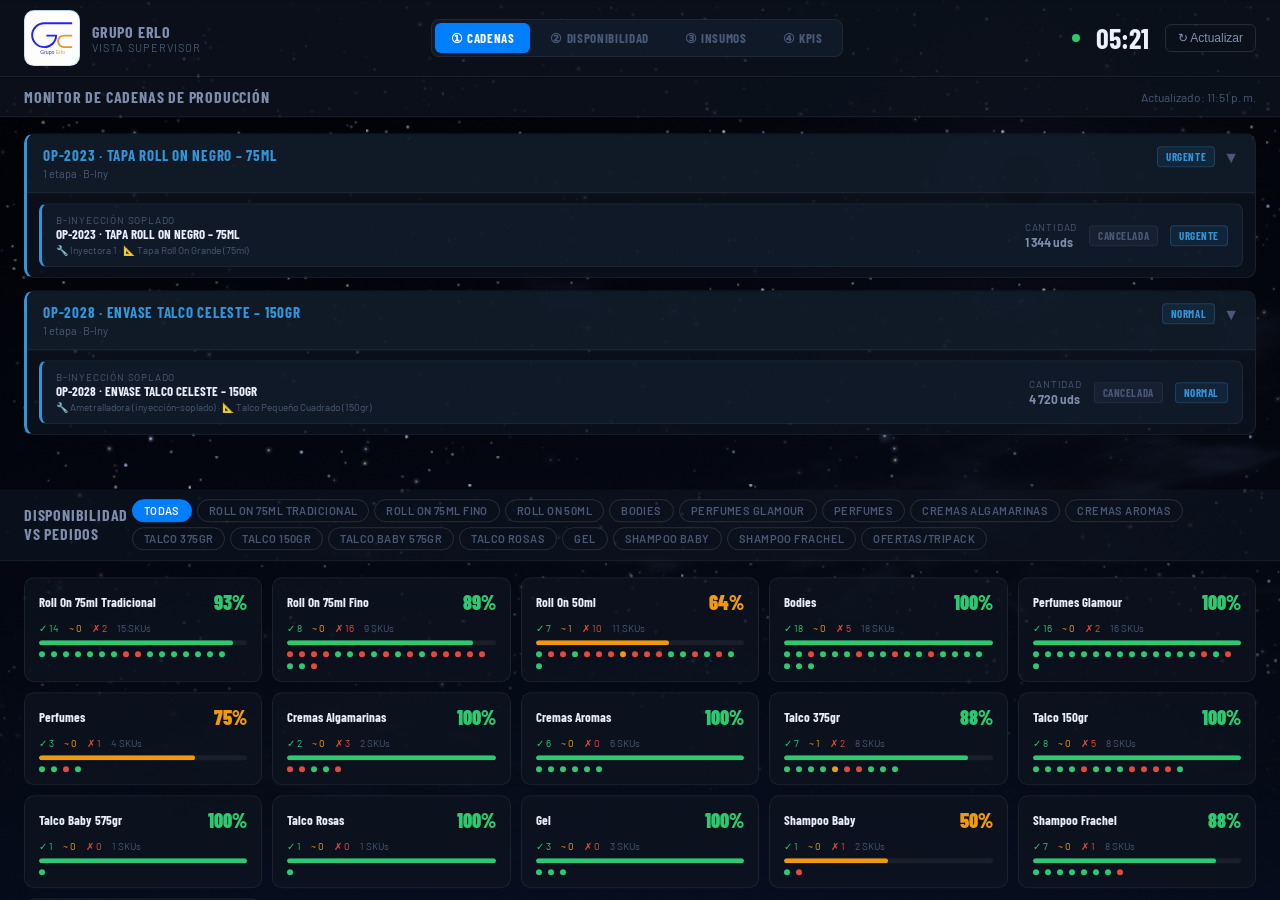
<file: supervisor.html>
<!DOCTYPE html>
<html lang="es">
<head>
<meta charset="UTF-8">
<meta name="viewport" content="width=device-width, initial-scale=1.0">
<title>Supervisor — Grupo Erlo</title>
<link rel="preconnect" href="https://fonts.googleapis.com">
<link href="https://fonts.googleapis.com/css2?family=Barlow+Condensed:wght@400;600;700;900&family=Barlow:wght@400;500;600&display=swap" rel="stylesheet">
<style>
  :root {
    --bg: #070b11;
    --surface: #0e1520;
    --surface2: #131d2c;
    --surface3: #182030;
    --border: rgba(255,255,255,0.07);
    --border2: rgba(255,255,255,0.12);
    --text: #eef2ff;
    --text-dim: #4a5a78;
    --text-mid: #8090b0;
    --green: #2ecc71;
    --amber: #f39c12;
    --red: #e74c3c;
    --blue: #3498db;
    --purple: #9b59b6;
    --accent: #0080ff;
  }

  * { margin:0; padding:0; box-sizing:border-box; }

  body {
    background: var(--bg);
    color: var(--text);
    font-family: 'Barlow', sans-serif;
    height: 100vh;
    display: flex;
    flex-direction: column;
    overflow: hidden;
  }

  /* ── HEADER ── */
  .header {
    display: flex;
    align-items: center;
    justify-content: space-between;
    padding: 10px 24px;
    border-bottom: 1px solid var(--border);
    background: var(--surface);
    flex-shrink: 0;
    gap: 16px;
  }

  .logo-area {
    display: flex;
    align-items: center;
    gap: 12px;
    flex-shrink: 0;
  }

  .logo-box {
    width: 56px; height: 56px;
    background: white;
    border: 1px solid rgba(0,128,255,0.2);
    border-radius: 10px;
    display: flex; align-items: center; justify-content: center;
    padding: 4px;
    overflow: hidden;
  }

  .company { font-family:'Barlow Condensed',sans-serif; font-weight:700; font-size:16px; color:var(--text-mid); text-transform:uppercase; letter-spacing:.05em; }
  .page-sub { font-size:11px; color:var(--text-dim); text-transform:uppercase; letter-spacing:.1em; }

  /* TABS */
  .tabs {
    display: flex;
    gap: 4px;
    background: var(--surface2);
    border: 1px solid var(--border);
    border-radius: 8px;
    padding: 3px;
  }

  .tab-btn {
    background: none;
    border: none;
    border-radius: 6px;
    padding: 7px 16px;
    color: var(--text-dim);
    font-family: 'Barlow Condensed', sans-serif;
    font-weight: 700;
    font-size: 13px;
    cursor: pointer;
    text-transform: uppercase;
    letter-spacing: .05em;
    transition: all .2s;
    white-space: nowrap;
  }

  .tab-btn:hover { color: var(--text-mid); background: var(--surface3); }
  .tab-btn.active { background: var(--accent); color: #fff; }

  .header-right {
    display: flex;
    align-items: center;
    gap: 16px;
    flex-shrink: 0;
  }

  .clock {
    font-family: 'Barlow Condensed', sans-serif;
    font-weight: 700; font-size: 28px; line-height:1;
  }

  .status-dot {
    width: 8px; height: 8px; border-radius: 50%;
    background: var(--green);
    animation: blink 2s infinite;
  }

  @keyframes blink { 0%,100%{opacity:1} 50%{opacity:.3} }

  .refresh-btn {
    background: none;
    border: 1px solid var(--border2);
    border-radius: 6px;
    padding: 6px 12px;
    color: var(--text-mid);
    font-size: 12px;
    cursor: pointer;
    transition: all .2s;
  }

  .refresh-btn:hover { border-color: var(--accent); color: #4af; }

  /* ── CONTENT ── */
  .content {
    flex: 1;
    overflow: hidden;
    display: flex;
    flex-direction: column;
    min-height: 0;
  }

  .tab-panel {
    display: none;
    flex: 1;
    min-height: 0;
    flex-direction: column;
    overflow: hidden;
  }

  .tab-panel.active { display: flex; }

  /* Panel disp — scroll habilitado */
  #panel-disp {
    overflow-y: auto !important;
    overflow-x: hidden;
    display: flex;
    flex-direction: column;
  }
  #panel-disp .panel-header {
    flex-shrink: 0;
  }
  #panel-disp .disp-wrap {
    overflow: visible !important;
    flex: unset !important;
    padding-bottom: 40px;
  }

  /* ── PANEL HEADER ── */
  .panel-header {
    display: flex;
    align-items: center;
    justify-content: space-between;
    padding: 10px 24px;
    border-bottom: 1px solid var(--border);
    flex-shrink: 0;
    background: var(--surface);
  }

  .panel-title {
    font-family: 'Barlow Condensed', sans-serif;
    font-weight: 700; font-size: 16px;
    color: var(--text-mid); text-transform: uppercase; letter-spacing:.05em;
  }

  /* ─────────────────────────────────────────
     MÓDULO 1 — GANTT
  ───────────────────────────────────────── */
  .gantt-wrap {
    flex: 1;
    overflow-y: auto;
    padding: 16px 24px;
    display: flex;
    flex-direction: column;
    gap: 12px;
  }

  .gantt-machine {
    background: var(--surface);
    border: 1px solid var(--border);
    border-radius: 10px;
    overflow: hidden;
    border-left-width: 3px;
  }

  .gantt-machine-header {
    display: flex;
    align-items: flex-start;
    justify-content: space-between;
    padding: 12px 16px;
    background: var(--surface2);
    border-bottom: 1px solid var(--border);
    cursor: pointer;
    gap: 12px;
  }

  .gantt-machine-header:hover {
    background: rgba(255,255,255,.03);
  }

  .machine-name {
    font-family: 'Barlow Condensed', sans-serif;
    font-weight: 700; font-size: 15px;
    color: var(--text); text-transform: uppercase; letter-spacing:.05em;
  }

  .machine-ops-count {
    font-size: 12px; color: var(--text-dim);
  }

  .gantt-ops {
    padding: 10px 12px;
    display: flex;
    flex-direction: column;
    gap: 6px;
  }

  .gantt-empty {
    color: var(--text-dim);
    text-align: center;
    padding: 60px 20px;
    font-size: 14px;
  }

  .idle-alert {
    font-size: 11px;
    color: #f39c12;
    padding: 4px 12px;
    background: rgba(243,156,18,.08);
    border-radius: 4px;
    margin-bottom: 4px;
  }

  .gantt-op-row {
    display: grid;
    grid-template-columns: 1fr auto auto auto;
    align-items: center;
    gap: 12px;
    padding: 10px 14px;
    background: var(--surface2);
    border: 1px solid var(--border);
    border-radius: 8px;
    border-left: 3px solid;
    transition: border-color .2s;
  }

  .gantt-op-row:hover { background: rgba(255,255,255,.03); }

  .op-sku-gantt {
    font-family: 'Barlow Condensed', sans-serif;
    font-weight: 700; font-size: 15px;
    white-space: nowrap; overflow: hidden; text-overflow: ellipsis;
  }

  .op-cell {
    font-size: 12px; color: var(--text-mid);
    white-space: nowrap; overflow: hidden; text-overflow: ellipsis;
  }

  .op-cell-label {
    font-size: 10px; color: var(--text-dim);
    text-transform: uppercase; letter-spacing:.08em;
    display: block; margin-bottom: 2px;
  }

  .pill-sm {
    font-family: 'Barlow Condensed', sans-serif;
    font-weight: 700; font-size: 11px;
    padding: 3px 8px; border-radius: 4px;
    text-transform: uppercase; letter-spacing:.05em;
    display: inline-block;
  }

  .gantt-empty {
    padding: 16px;
    text-align: center;
    color: var(--text-dim);
    font-size: 13px;
  }

  /* alerta tiempo muerto */
  .idle-alert {
    display: flex;
    align-items: center;
    gap: 8px;
    padding: 6px 12px;
    background: rgba(231,76,60,0.1);
    border: 1px solid rgba(231,76,60,0.2);
    border-radius: 6px;
    font-size: 12px;
    color: #ff6b6b;
    margin: 0 12px 8px;
  }

  /* ─────────────────────────────────────────
     MÓDULO 2 — DISPONIBILIDAD
  ───────────────────────────────────────── */
  .disp-wrap {
    flex: unset;
    overflow: visible;
    padding: 16px 24px;
  }

  .disp-table {
    width: 100%;
    border-collapse: collapse;
  }

  .disp-table th {
    background: var(--surface2);
    color: var(--text-dim);
    font-size: 11px;
    text-transform: uppercase;
    letter-spacing:.1em;
    padding: 10px 14px;
    text-align: left;
    border-bottom: 1px solid var(--border);
    position: sticky; top: 0;
  }

  .disp-table td {
    padding: 10px 14px;
    border-bottom: 1px solid var(--border);
    font-size: 13px;
    vertical-align: middle;
  }

  .disp-table tr:hover td { background: var(--surface2); }

  .semaforo {
    width: 10px; height: 10px;
    border-radius: 50%;
    display: inline-block;
    margin-right: 6px;
    flex-shrink: 0;
  }

  .sku-name {
    font-family: 'Barlow Condensed', sans-serif;
    font-weight: 700; font-size: 14px;
  }

  .num-cell {
    font-family: 'Barlow Condensed', sans-serif;
    font-weight: 700; font-size: 15px;
    text-align: right;
  }

  .bar-cell { width: 160px; }

  .mini-bar-track {
    height: 6px;
    background: rgba(255,255,255,0.06);
    border-radius: 100px;
    overflow: hidden;
  }

  .mini-bar-fill {
    height: 100%;
    border-radius: 100px;
  }

  /* ─────────────────────────────────────────
     MÓDULO 3 — INSUMOS
  ───────────────────────────────────────── */
  .insumos-wrap {
    flex: 1;
    overflow-y: auto;
    padding: 16px 24px;
    display: flex;
    flex-direction: column;
    gap: 8px;
  }

  .insumos-filter {
    display: flex;
    gap: 8px;
    flex-shrink: 0;
  }

  .filter-btn {
    background: var(--surface2);
    border: 1px solid var(--border);
    border-radius: 6px;
    padding: 5px 14px;
    color: var(--text-dim);
    font-size: 12px;
    cursor: pointer;
    transition: all .2s;
    font-family: 'Barlow Condensed', sans-serif;
    font-weight: 700;
    text-transform: uppercase;
    letter-spacing: .05em;
  }

  .filter-btn.active, .filter-btn:hover {
    background: var(--surface3);
    color: var(--text);
    border-color: var(--border2);
  }

  .filter-btn.f-red.active { border-color: rgba(231,76,60,.5); color: var(--red); }
  .filter-btn.f-amber.active { border-color: rgba(243,156,18,.5); color: var(--amber); }
  .filter-btn.f-green.active { border-color: rgba(46,204,113,.5); color: var(--green); }

  .insumos-grid {
    display: grid;
    grid-template-columns: repeat(auto-fill, minmax(220px, 1fr));
    gap: 8px;
    overflow-y: auto;
    flex: 1;
  }

  .insumo-card {
    background: var(--surface);
    border: 1px solid var(--border);
    border-radius: 8px;
    padding: 12px 14px;
    border-left: 3px solid;
    display: flex;
    flex-direction: column;
    gap: 4px;
  }

  .insumo-name {
    font-family: 'Barlow Condensed', sans-serif;
    font-weight: 700; font-size: 14px;
    line-height: 1.2;
    overflow: hidden;
    display: -webkit-box;
    -webkit-line-clamp: 2;
    -webkit-box-orient: vertical;
  }

  .insumo-tipo {
    font-size: 10px; color: var(--text-dim);
    text-transform: uppercase; letter-spacing:.08em;
  }

  .insumo-stock {
    font-family: 'Barlow Condensed', sans-serif;
    font-weight: 900; font-size: 22px;
    line-height: 1; margin-top: 4px;
  }

  .insumo-minimo {
    font-size: 11px; color: var(--text-dim);
  }

  /* ─────────────────────────────────────────
     MÓDULO 4 — KPIs
  ───────────────────────────────────────── */
  .kpis-wrap {
    flex: 1;
    overflow-y: auto;
    padding: 20px 24px;
    display: flex;
    flex-direction: column;
    gap: 20px;
  }

  .kpi-grid {
    display: grid;
    grid-template-columns: repeat(4, 1fr);
    gap: 12px;
  }

  .kpi-card {
    background: var(--surface);
    border: 1px solid var(--border);
    border-radius: 10px;
    padding: 18px 20px;
    display: flex;
    flex-direction: column;
    gap: 6px;
  }

  .kpi-card-label {
    font-size: 11px; color: var(--text-dim);
    text-transform: uppercase; letter-spacing:.1em;
  }

  .kpi-card-val {
    font-family: 'Barlow Condensed', sans-serif;
    font-weight: 900; font-size: 44px; line-height:1;
  }

  .kpi-card-sub {
    font-size: 12px; color: var(--text-dim);
  }

  .por-estacion-title {
    font-family: 'Barlow Condensed', sans-serif;
    font-weight: 700; font-size: 14px;
    color: var(--text-mid); text-transform: uppercase; letter-spacing:.05em;
    margin-bottom: 8px;
  }

  .est-kpi-row {
    display: grid;
    grid-template-columns: 200px 1fr 80px 80px 100px;
    align-items: center;
    gap: 12px;
    padding: 10px 14px;
    background: var(--surface);
    border: 1px solid var(--border);
    border-radius: 8px;
    margin-bottom: 6px;
  }

  .est-kpi-name {
    font-family: 'Barlow Condensed', sans-serif;
    font-weight: 700; font-size: 14px;
  }

  .est-kpi-bar-track {
    height: 8px;
    background: rgba(255,255,255,0.06);
    border-radius: 100px;
    overflow: hidden;
  }

  .est-kpi-bar-fill {
    height: 100%;
    border-radius: 100px;
    background: var(--accent);
    transition: width .8s ease;
  }

  .est-kpi-num {
    font-family: 'Barlow Condensed', sans-serif;
    font-weight: 700; font-size: 15px;
    text-align: right;
  }

  /* ── DISPONIBILIDAD CON CATEGORÍAS ── */
  .disp-filtros {
    display: flex; flex-wrap: wrap; gap: 5px; align-items: center;
  }
  .disp-cat-btn {
    padding: 4px 11px; border-radius: 20px; font-size: 11px; font-weight: 600;
    border: 1px solid var(--border2); background: transparent;
    color: var(--text-dim); cursor: pointer; transition: .15s;
    font-family: 'Barlow', sans-serif; text-transform: uppercase; letter-spacing: .04em;
  }
  .disp-cat-btn.active { background: var(--accent); color: #fff; border-color: var(--accent); }
  .disp-cat-btn:hover:not(.active) { border-color: var(--accent); color: var(--accent); }

  .disp-wrap { flex: unset; overflow: visible; padding: 16px 24px; display: flex; flex-direction: column; gap: 10px; }

  /* Summary cards de categoría */
  .disp-cat-grid { display: grid; grid-template-columns: repeat(auto-fill, minmax(220px, 1fr)); gap: 10px; }

  .disp-cat-card {
    background: var(--surface); border: 1px solid var(--border);
    border-radius: 10px; padding: 12px 14px; cursor: pointer; transition: .15s;
  }
  .disp-cat-card:hover { border-color: var(--border2); transform: translateY(-1px); }
  .disp-cat-card.expandida { border-color: var(--accent); }

  .dcc-header { display: flex; align-items: center; justify-content: space-between; margin-bottom: 8px; }
  .dcc-nombre { font-family: 'Barlow Condensed', sans-serif; font-weight: 700; font-size: 13px; }
  .dcc-pct { font-family: 'Barlow Condensed', sans-serif; font-weight: 900; font-size: 20px; }
  .dcc-sub { display: flex; gap: 10px; font-size: 10px; color: var(--text-dim); margin-bottom: 6px; }
  .dcc-track { height: 5px; background: rgba(255,255,255,.06); border-radius: 100px; overflow: hidden; }
  .dcc-fill  { height: 100%; border-radius: 100px; transition: width .4s; }
  .dcc-dots  { display: flex; gap: 6px; margin-top: 6px; flex-wrap: wrap; }
  .dcc-dot   { width: 6px; height: 6px; border-radius: 50%; flex-shrink: 0; }

  /* Detalle expandido de una categoría */
  .disp-detalle {
    background: var(--surface2); border: 1px solid var(--border);
    border-radius: 10px; overflow: hidden;
  }
  .disp-detalle-header {
    display: grid;
    grid-template-columns: 1fr 90px 90px 90px 100px;
    padding: 7px 14px; background: var(--surface3);
    border-bottom: 1px solid var(--border);
    font-size: 10px; color: var(--text-dim); text-transform: uppercase; letter-spacing: .06em;
    gap: 8px;
  }
  .disp-detalle-row {
    display: grid;
    grid-template-columns: 1fr 90px 90px 90px 100px;
    padding: 8px 14px; border-bottom: 1px solid var(--border);
    align-items: center; gap: 8px; transition: .1s;
  }
  .disp-detalle-row:last-child { border-bottom: none; }
  .disp-detalle-row:hover { background: rgba(255,255,255,.02); }
  .ddr-nombre { font-size: 12px; line-height: 1.3; }
  .ddr-cod { font-size: 10px; color: var(--text-dim); }
  .ddr-num { font-family: 'Barlow Condensed', sans-serif; font-weight: 700; font-size: 14px; text-align: right; }
  .ddr-bar { display: flex; align-items: center; gap: 6px; }
  .ddr-bar-track { flex: 1; height: 4px; background: rgba(255,255,255,.06); border-radius: 100px; overflow: hidden; }
  .ddr-bar-fill  { height: 100%; border-radius: 100px; }
  .ddr-bar-pct   { font-size: 10px; font-weight: 700; min-width: 30px; text-align: right; }

  /* ── SCROLLBAR ── */
  ::-webkit-scrollbar { width: 4px; height: 4px; }
  ::-webkit-scrollbar-track { background: transparent; }
  ::-webkit-scrollbar-thumb { background: var(--border2); border-radius: 4px; }
</style>
</head>
<body>

<!-- HEADER -->
<div class="header">
  <div class="logo-area">
    <div class="logo-box" style="background:white;padding:3px"><img src="[data-uri]" style="max-height:100%;max-width:100%;object-fit:contain"></div>
    <div>
      <div class="company">Grupo Erlo</div>
      <div class="page-sub">Vista Supervisor</div>
    </div>
  </div>

  <div class="tabs">
    <button class="tab-btn active" onclick="switchTab('gantt')">① Cadenas</button>
    <button class="tab-btn" onclick="switchTab('disp')">② Disponibilidad</button>
    <button class="tab-btn" onclick="switchTab('insumos')">③ Insumos</button>
    <button class="tab-btn" onclick="switchTab('kpis')">④ KPIs</button>
  </div>

  <div class="header-right">
    <span class="status-dot" id="statusDot"></span>
    <div class="clock" id="clock">00:00</div>
    <button class="refresh-btn" onclick="fetchAll()">↻ Actualizar</button>
  </div>
</div>

<!-- CONTENT -->
<div class="content">

  <!-- ── TAB 1: GANTT ── -->
  <div class="tab-panel active" id="panel-gantt">
    <div class="panel-header">
      <div class="panel-title">Monitor de cadenas de producción</div>
      <div style="font-size:12px;color:var(--text-dim)" id="ganttUpdated"></div>
    </div>
    <div class="gantt-wrap" id="ganttWrap">
      <div style="color:var(--text-dim);text-align:center;padding:40px">Cargando…</div>
    </div>
  </div>

  <!-- ── TAB 2: DISPONIBILIDAD ── -->
  <div class="tab-panel" id="panel-disp">
    <div class="panel-header">
      <div class="panel-title">Disponibilidad vs Pedidos</div>
      <div class="disp-filtros" id="dispFiltros">
        <button class="disp-cat-btn active" onclick="setDispCat('TODAS',this)">Todas</button>
      </div>
    </div>
    <div class="disp-wrap" id="dispWrap">
      <div style="color:var(--text-dim);text-align:center;padding:40px">Cargando…</div>
    </div>
  </div>

  <!-- ── TAB 3: INSUMOS ── -->
  <div class="tab-panel" id="panel-insumos">
    <div class="panel-header">
      <div class="panel-title">Inventario de insumos</div>
      <div class="insumos-filter">
        <button class="filter-btn f-red active" onclick="setFilter('all', this)">Todos</button>
        <button class="filter-btn f-red" onclick="setFilter('red', this)">🔴 Sin stock</button>
        <button class="filter-btn f-amber" onclick="setFilter('amber', this)">🟡 Bajo</button>
        <button class="filter-btn f-green" onclick="setFilter('green', this)">🟢 OK</button>
      </div>
    </div>
    <div class="insumos-wrap">
      <div class="insumos-grid" id="insumosGrid">
        <div style="color:var(--text-dim);padding:40px;text-align:center">Cargando…</div>
      </div>
    </div>
  </div>

  <!-- ── TAB 4: KPIs ── -->
  <div class="tab-panel" id="panel-kpis">
    <div class="panel-header">
      <div class="panel-title">KPIs de planta</div>
      <div style="font-size:12px;color:var(--text-dim)" id="kpiDate"></div>
    </div>
    <div class="kpis-wrap" id="kpisWrap">
      <div style="color:var(--text-dim);text-align:center;padding:40px">Cargando…</div>
    </div>
  </div>

</div>

<script>
const DATA_ALL   = 'https://csotoajoy.github.io/grupoerlo/ps_all.json';
const REFRESH_MS = 30000;

// ── MAPA DE CATEGORÍAS ───────────────────────────────────────────────────────
const CATEGORIAS = {
  'Roll On 75ml Tradicional': ['10-03','10-11','10-08','10-09','10-12','10-18','10-06','10-07','10-14','10-10','10-19','10-72','10-70','10-02','10-16','10-01'],
  'Roll On 75ml Fino':        ['10-04','10-74','10-90','10-75','10-76','10-77','10-78','10-80','10-79','10-81','10-82','10-83','10-84','10-85','10-86','10-87','10-88','10-89','10-91','10-92','10-93','10-94','10-95','10-96'],
  'Roll On 50ml':             ['10-21','10-30','10-26','10-32','10-28','10-22','10-23','10-24','10-25','10-33','10-31','10-27','10-73','10-71','10-29','10-34','10-35','10-20'],
  'Bodies':                   ['80-00','80-01','80-02','80-03','80-04','80-05','80-06','80-07','80-08','80-10','80-09','80-11','80-12','80-14','80-13','80-15','80-16','80-17','80-18','80-19','80-20','80-21','80-22'],
  'Perfumes Glamour':         ['40-12','40-11','40-14','40-16','40-19','40-18','40-15','40-10','40-13','40-17','40-09','40-20','40-21','40-23','40-22','40-26','40-25','40-24'],
  'Perfumes':                 ['40-02','40-03','40-08','40-00'],
  'Cremas Algamarinas':       ['30-02','30-03','30-00','30-01','30-17'],
  'Cremas Aromas':            ['30-12','30-11','30-14','30-10','30-13','30-09'],
  'Talco 375gr':              ['50-18','50-02','50-06','50-17','50-19','50-21','50-23','50-03','50-04','50-05'],
  'Talco 150gr':              ['50-07','50-29','50-13','50-12','50-26','50-24','50-25','50-14','50-15','50-20','50-22','50-11','50-10'],
  'Talco Baby 575gr':         ['50-01'],
  'Talco Rosas':              ['50-09'],
  'Gel':                      ['20-00','20-01','70-00'],
  'Shampoo Baby':             ['60-00','60-01'],
  'Shampoo Frachel':          ['60-02','60-06','60-09','60-04','60-05','60-08','60-10','60-07'],
  'Ofertas/Tripack':          ['30-22','30-19','30-23','30-21','30-20','30-18','10-55','10-59','10-56','10-53','10-58','10-57','10-61','10-60','10-54','10-52'],
};

// Índice inverso: código → categoría
const COD_A_CAT = {};
Object.entries(CATEGORIAS).forEach(([cat, codigos]) => {
  codigos.forEach(c => { COD_A_CAT[c] = cat; });
});

// Nombres fallback para códigos sin descripción en inventario PT
const NOMBRES_FALLBACK = {"80-00":"BODY ONE MILLION 237ML","80-01":"BODY 212 NY FOR MEN 237ML","80-02":"BODY 212 NY FOR WOMEN 237ML","80-03":"BODY 360 PERRY ELLIS FOR WOMEN 237ML","80-04":"BODY 360 PERRY ELLIS FOR MEN 237ML","80-05":"BODY ACQUA DI GIO FOR MEN 237ML","80-06":"BODY CAROLINA HERRERA FOR MEN 237ML","80-07":"BODY CAROLINA HERRERA NY 237ML","80-08":"BODY CHANEL N5 237ML","80-10":"BODY CLINIQUE HAPPY FOR MEN 237ML","80-09":"BODY CLINIQUE HAPPY FOR WOMEN 237ML","80-11":"BODY CURVE FOR MEN 237ML","80-12":"BODY CURVE FOR WOMEN 237ML","80-14":"BODY DOLCE GABBANA LIGHT BLUE 237ML","80-13":"BODY DOLCE GABBANA POUR HOMME 237ML","80-15":"BODY HALLOWEN 237ML","80-16":"BODY LACOSTE 237ML","80-17":"BODY LACOSTE TOUCH OF PINK 237ML","80-18":"BODY PACO RABANNE 237ML","80-19":"BODY PARIS HILTON 237ML","80-20":"BODY SWISS ARMY CLASIC FOR MEN 237ML","80-21":"BODY TOMMY 237ML","80-22":"BODY TOMMY GIRL 237ML","40-04":"COLONIA EMANUEL 250ML","30-02":"CREMA ALGAMARINA ALOE 437ML","30-03":"CREMA ALGAMARINA SURTIDA 437ML","30-00":"CREMA ALGAMARINA VIT A 437ML","30-01":"CREMA ALGAMARINA VIT E 437ML","30-17":"CREMA AROMAS SURTIDA 237ML","30-12":"CREMA CANDY 237ML","30-11":"CREMA FARM AWAY 237ML","30-14":"CREMA FIEL 237ML","30-10":"CREMA IMARY 237ML","30-13":"CREMA INDIRA 237ML","30-09":"CREMA SWEET HONEY 237ML","20-00":"GEL PLASTIMAX 250GR","20-01":"GEL PLASTIMAX KILO","70-00":"GEL TERAPEUTICO 250GR","30-22":"OFERTA CREMA + ROLL ON CANDY","30-19":"OFERTA CREMA + ROLL ON FARM AWAY","30-23":"OFERTA CREMA + ROLL ON FIEL","30-21":"OFERTA CREMA + ROLL ON IMARY","30-20":"OFERTA CREMA + ROLL ON INDIRA","30-18":"OFERTA CREMA + ROLL ON SWEET H","10-55":"OFERTA TALCO + ROLL ON FARM AWAY","10-59":"OFERTA TALCO + ROLL ON SWEET H","10-56":"OFERTA TALCO + ROLL ON CHIEF","10-53":"OFERTA TALCO + ROLL ON WILL COUNTY","10-58":"OFERTA TALCO PEQ + ROLL ON FARM AWAY","10-57":"OFERTA TALCO PEQ + ROLL ON SWEET H","40-02":"PERFUME FIEL 100ML","40-12":"PERFUME GLAMOUR D 212 100ML","40-11":"PERFUME GLAMOUR D CAROLINA H 100ML","40-14":"PERFUME GLAMOUR D CHANEL 5 100ML","40-16":"PERFUME GLAMOUR D CLOE 100ML","40-19":"PERFUME GLAMOUR D HAPY CLIN 100ML","40-18":"PERFUME GLAMOUR D HOLLOWEEN 100ML","40-15":"PERFUME GLAMOUR D LACOST P 100ML","40-10":"PERFUME GLAMOUR D LIGHT B 100ML","40-13":"PERFUME GLAMOUR D PARIS H 100ML","40-17":"PERFUME GLAMOUR D TOM-MY 100ML","40-09":"PERFUME GLAMOUR D-360 100ML","40-20":"PERFUME GLAMOUR H 212 100ML","40-21":"PERFUME GLAMOUR H AQUO DIGI 100ML","40-23":"PERFUME GLAMOUR H DULCE GABA 100ML","40-22":"PERFUME GLAMOUR H LACOST 100ML","40-26":"PERFUME GLAMOUR H SWIS ARM 100ML","40-25":"PERFUME GLOMOUR H ONE MILLI 100ML","40-24":"PERFUME GLOMOUR H-360 100ML","40-03":"PERFUME INDIRA 100ML","40-08":"PERFUME ROSE MEN 100ML","40-00":"PERFUME SWEET HONEY 50ML","10-21":"ROLL ON BLACK SOFT 50ML","10-03":"ROLL ON BLACK SOFT 75ML","10-30":"ROLL ON CANDY 50ML","10-11":"ROLL ON CANDY 75ML","10-26":"ROLL ON FARM AWAY 50ML","10-08":"ROLL ON FARM AWAY 75ML","10-09":"ROLL ON FIEL 75ML","10-32":"ROLL ON IMARY 50ML","10-12":"ROLL ON IMARY 75ML","10-28":"ROLL ON INDIRA 50ML","10-18":"ROLL ON INDIRA 75ML","10-22":"ROLL ON MEZZANINE 50ML","10-04":"ROLL ON MEZZANINE 75ML","10-23":"ROLL ON MUSK 50ML","10-24":"ROLL ON MUSK CELESTE 50ML","10-06":"ROLL ON MUSK CELESTE 75ML","10-25":"ROLL ON MUSK NARANJA 50ML","10-07":"ROLL ON MUSK NARANJA 75ML","10-33":"ROLL ON NITH MAGIC 50ML","10-14":"ROLL ON NITH MAGIC 75ML","10-31":"ROLL ON ODITY 50ML","10-27":"ROLL ON PARIS DACKAR 50ML","10-10":"ROLL ON PARIS DACKAR 75ML","10-19":"ROLL ON ROSE MEN 75ML","10-73":"ROLL ON SURTIDO HOMBRE 50ML","10-72":"ROLL ON SURTIDO HOMBRE 75ML","10-71":"ROLL ON SURTIDO MUJER 50ML","10-70":"ROLL ON SURTIDO MUJER 75ML","10-29":"ROLL ON SWEET HONEY 50ML","10-02":"ROLL ON SWEET HONEY 75ML","10-34":"ROLL ON TIMELY 50ML","10-35":"ROLL ON TRIUNFO 50ML","10-16":"ROLL ON TRIUNFO GRD 75ML","10-20":"ROLL ON WILL COUNTY 50ML","10-01":"ROLL ON WILL COUNTY 75ML","60-00":"SHAMP BABY GRD 946ML","60-01":"SHAMP BABY PEQ 310ML","60-02":"SHAMP FRACHEL AGUACATE 500ML","60-06":"SHAMP FRACHEL FRESA 500ML","60-09":"SHAMP FRACHEL MANZANA 500ML","60-04":"SHAMP FRACHEL MANZANILLA 500ML","60-05":"SHAMP FRACHEL MIEL 500ML","60-08":"SHAMP FRACHEL SABILA 500ML","60-10":"SHAMPOO FRACHEL PEPINO 500ML","60-07":"SHAMPOO FRACHEL SURTIDO 500ML","50-01":"TALCO BABY GRD 575GR","50-07":"TALCO BABY PEQ 150GR","50-29":"TALCO CANDY 150GR","50-18":"TALCO CANDY 375GR","50-13":"TALCO CHIEF 150GR","50-02":"TALCO CHIEF 375GR","50-12":"TALCO FAR AWAY 150GR","50-06":"TALCO FARM AWAY 375GR","50-26":"TALCO FIEL 150GR","50-24":"TALCO FIEL 150GR","50-17":"TALCO FIEL 375GR","50-25":"TALCO INDIRA 150GR","50-19":"TALCO INDIRA 375GR","50-21":"TALCO OVALADO SURTIDO AROMAS 375GR (HOMBRE)","50-23":"TALCO OVALADO SURTIDO AROMAS 375GR (MUJER)","50-09":"TALCO ROSAS 350GR","50-14":"TALCO ROSE MEN 150GR","50-03":"TALCO ROSE MEN 375GR","50-15":"TALCO SURTIDO AROMAS 150GR","50-20":"TALCO SURTIDO AROMAS 150GR (HOMBRE)","50-22":"TALCO SURTIDO AROMAS 150GR (MUJER)","50-11":"TALCO SWEET HONEY 150GR","50-04":"TALCO SWEET HONEY 375GR","50-10":"TALCO WILL COUNTY 150GR","50-05":"TALCO WILL COUNTY 375GR","10-61":"TRIPACK ROLL ON 75ML HOMBRE SURT","10-60":"TRIPACK ROLL ON 75ML MUJER SURT","10-54":"TRIPACK ROLLON SWEET HONEY 75ML","10-52":"TRIPACK ROLLON WILD COUNTY 75ML","10-74":"ROLL ON 212 NY FOR MEN 75ML","10-90":"ROLL ON LACOSTE TOUCH OF PINK 75ML","10-75":"ROLL ON 212 NY FOR WOMEN 75ML","10-76":"ROLL ON 360 PERRY ELLIS FOR MEN 75ML","10-77":"ROLL ON 360 PERRY ELLIS FOR WOMEN 75ML","10-78":"ROLL ON ACQUA DI GIO FOR MEN 75ML","10-80":"ROLL ON CAROLINA HERRERA 75ML","10-79":"ROLL ON CAROLINA HERRERA FOR MEN 75ML","10-81":"ROLL ON CHANEL N5 75ML","10-82":"ROLL ON CLINIQUE HAPPY FOR MEN 75ML","10-83":"ROLL ON CLINIQUE HAPPY FOR WOMEN 75ML","10-84":"ROLL ON CURVE FOR MEN 75ML","10-85":"ROLL ON CURVE FOR WOMEN 75ML","10-86":"ROLL ON DOLCE GABBANA LIGHT BLUE 75ML","10-87":"ROLL ON DOLCE GABBANA POUR HOMME 75ML","10-88":"ROLL ON HALLOWEN 75ML","10-89":"ROLL ON LACOSTE 75ML","10-91":"ROLL ON ONE MILLION 75ML","10-92":"ROLL ON PACO RABANNE 75ML","10-93":"ROLL ON PARIS HILTON 75ML","10-94":"ROLL ON SWISS ARMY CLASIC FOR MEN 75ML","10-95":"ROLL ON TOMMY 75ML","10-96":"ROLL ON TOMMY GIRL 75ML"};

let dispCatActual = 'TODAS';
let dispDetalleAbierto = null;

const PRIORIDAD_COLOR = {
  'URGENTE':   '#e74c3c',
  'A':         '#e67e22',
  'B':         '#3498db',
  'C':         '#2ecc71',
  'BLOQUEADA': '#9b59b6',
};

const ESTADO_CFG = {
  'En Producción': { color:'#2ecc71', bg:'rgba(46,204,113,.15)', border:'rgba(46,204,113,.3)' },
  'Pausada':       { color:'#f39c12', bg:'rgba(243,156,18,.15)', border:'rgba(243,156,18,.3)' },
  'Bloqueada':     { color:'#e74c3c', bg:'rgba(231,76,60,.15)',  border:'rgba(231,76,60,.3)'  },
  'Pendiente':     { color:'#4a5a78', bg:'rgba(74,90,120,.12)',  border:'rgba(74,90,120,.2)'  },
  'Completada':    { color:'#2ecc71', bg:'rgba(46,204,113,.12)', border:'rgba(46,204,113,.2)' },
};

const MAQUINAS_GANTT = [
  'Sopladora',
  'Inyectora 1',
  'Inyectora 2',
  'Inyección soplado (Ametralladora)',
  'Maquina de Bolitas',
  'Llenadora Roll On Grande',
  'Llenadora Roll On Pequeño',
  'Llenadora de Crema',
  'Llenadora de Talco',
  'Llenadora de Gel',
];

let allData = null;
let filtroInsumos = 'all';
let activeTab = 'gantt';
let dispCatActualSel = 'TODAS';
let dispDetalleActual = null;

// ── RELOJ ──
function updateClock() {
  const now = new Date();
  document.getElementById('clock').textContent =
    String(now.getHours()).padStart(2,'0') + ':' + String(now.getMinutes()).padStart(2,'0');
}

// ── TABS ──
function switchTab(tab) {
  activeTab = tab;
  document.querySelectorAll('.tab-btn').forEach((b,i) => {
    const tabs = ['gantt','disp','insumos','kpis'];
    b.classList.toggle('active', tabs[i] === tab);
  });
  document.querySelectorAll('.tab-panel').forEach(p => {
    p.classList.toggle('active', p.id === 'panel-' + tab);
  });
}

// ── FETCH ──
async function fetchAll() {
  try {
    const r = await fetch(DATA_ALL + '?t=' + Date.now());
    allData = await r.json();
    document.getElementById('statusDot').style.background = '#2ecc71';
    renderAll();
  } catch(e) {
    document.getElementById('statusDot').style.background = '#e74c3c';
  }
}

function renderAll() {
  renderGantt();
  renderDisp();
  renderInsumos();
  renderKPIs();
}

// ─────────────────────────────────────────
// MÓDULO 1 — GANTT / CADENAS
// ─────────────────────────────────────────

// Helpers robustos — aceptan campos de SP (mayúsculas) o JSON local
const _sku  = o => o.producto_sku||o.sku||o['Producto/SKU']||o.ProductoSKU||o.Titulo||o.titulo||o.Title||'—';
const _est  = o => o.estacion||o['Estación']||o.Estacion||o.Estacion||'';
const _prio = o => o.prioridad||o.Prioridad||'C';
const _est2 = o => o.estado||o.Estado||'Pendiente';
const _opc  = o => o.op_code||o.opCode||o['OP Code']||o.OpCode||'';
const _cant = o => parseFloat(o.cantidad||o.Cantidad||0);
const _uom  = o => o.unidad_produccion||o['Unidad de medida']||o.UnidadProduccion||'Unidades';
const _maq  = o => o.maquina||o.Maquina||o['Máquina']||'';
const _mol  = o => o.molde||o.Molde||'';
const _mb   = o => o.master_batch||o['Master Batch']||o.masterBatch||'';
const _safeId = s => String(s).replace(/[^a-z0-9]/gi,'_').substring(0,40);

function renderGantt() {
  if (!allData) return;
  const ops = allData.ordenes || [];
  const wrap = document.getElementById('ganttWrap');

  if (allData.actualizado) {
    const d = new Date(allData.actualizado);
    document.getElementById('ganttUpdated').textContent =
      'Actualizado: ' + d.toLocaleTimeString('es-CR',{hour:'2-digit',minute:'2-digit'});
  }

  const activas = ops.filter(o => {
    const e = _est2(o).toLowerCase();
    return e !== 'completada' && e !== 'completed';
  });

  if (activas.length === 0) {
    wrap.innerHTML = '<div class="gantt-empty">No hay órdenes de producción activas en planta.</div>';
    return;
  }

  // Agrupar por cadena usando el op_code o el nombre del PT
  const cadenas = {};
  activas.forEach(op => {
    const opCode = _opc(op);
    const partes = opCode.split('-');
    let clave = '';

    // Extraer clave del op_code: APRE-10-01-210426 → "10-01"
    if (partes.length >= 3) {
      const sinFecha = partes.slice(0, -1);
      clave = sinFecha.slice(1).join('-');
    }
    // Si clave es solo una fecha o vacía, usar el SKU
    if (!clave || /^\d{6}$/.test(clave)) {
      const est = _est(op);
      if (['D-Llenado','E-Alisto','C-Etiquetado y Serigrafía'].includes(est)) {
        clave = _sku(op).substring(0,30);
      } else {
        clave = (_est(op)+'-'+_sku(op)).substring(0,30);
      }
    }
    clave = clave.trim() || 'SIN-CADENA';
    if (!cadenas[clave]) cadenas[clave] = [];
    cadenas[clave].push(op);
  });

  const ORDEN_EST = {
    'A-Cambio de Molde':0,'A-Preparar Resina':1,'A-Quimico':2,
    'B-Inyección Soplado':3,'B-Maquina Bolitas':4,
    'C-Armar Tapas':5,'C-Etiquetado y Serigrafía':6,
    'D-Llenado':7,'E-Alisto':8,
  };
  const pOrd = {'URGENTE':0,'A':1,'B':2,'C':3,'BLOQUEADA':4};

  const pCadena = opsArr => {
    if (opsArr.some(o => _est2(o).toLowerCase().includes('producc'))) return 0;
    const min = Math.min(...opsArr.map(o => pOrd[_prio(o)]??4));
    return min + 1;
  };

  const cadenasOrdenadas = Object.entries(cadenas)
    .sort((a,b) => pCadena(a[1]) - pCadena(b[1]));

  let html = '';

  cadenasOrdenadas.forEach(([clave, opsC]) => {
    opsC.sort((a,b) => (ORDEN_EST[_est(a)]??9) - (ORDEN_EST[_est(b)]??9));

    const opPT = opsC.find(o => ['D-Llenado','E-Alisto','C-Etiquetado y Serigrafía'].includes(_est(o)));
    const nombreCadena = opPT ? _sku(opPT) : _sku(opsC[0]);
    if (!nombreCadena || nombreCadena === '—') return; // saltar cadenas vacías

    const tieneActiva    = opsC.some(o => _est2(o).toLowerCase().includes('producc'));
    const tieneBloqueada = opsC.some(o => _prio(o)==='BLOQUEADA' || _est2(o).toLowerCase()==='bloqueada');
    const prioridadTop   = opsC.reduce((p,o) => (pOrd[_prio(o)]??9)<(pOrd[p]??9)?_prio(o):p, _prio(opsC[0]));
    const pcolor = PRIORIDAD_COLOR[prioridadTop] || '#3498db';

    const alertas = [];
    for (let i=0;i<opsC.length-1;i++) {
      const fA=opsC[i].fecha_fin||opsC[i]['Fecha Final']||'';
      const iB=opsC[i+1].fecha_inicio||opsC[i+1]['Fecha de Inicio']||'';
      if(fA&&iB){const diff=(new Date(iB)-new Date(fA))/60000;if(diff>60)alertas.push(`⚠ ${Math.round(diff/60)}h entre ${_est(opsC[i]).split('-')[1]||''} y ${_est(opsC[i+1]).split('-')[1]||''}`);}
    }

    const flujo = [...new Set(opsC.map(o=>{const e=_est(o);return e.split('-')[0]+'-'+(e.split('-')[1]||'').substring(0,3);}))].join(' → ');
    const sid = _safeId(clave);

    html += `
    <div class="gantt-machine" style="border-left:3px solid ${pcolor}">
      <div class="gantt-machine-header" onclick="toggleCadena('${sid}')">
        <div style="flex:1;min-width:0">
          <div class="machine-name" style="color:${tieneActiva?'#2ecc71':pcolor}">${nombreCadena}</div>
          <div style="font-size:11px;color:var(--text-dim);margin-top:3px">${opsC.length} etapa${opsC.length>1?'s':''} · ${flujo}</div>
          ${alertas.map(a=>`<div style="font-size:10px;color:#f39c12;margin-top:2px">${a}</div>`).join('')}
        </div>
        <div style="display:flex;align-items:center;gap:8px;flex-shrink:0">
          ${tieneActiva?`<span class="pill-sm" style="background:rgba(46,204,113,.2);color:#2ecc71;border:1px solid rgba(46,204,113,.4)">EN PRODUCCIÓN</span>`:''}
          ${tieneBloqueada?`<span class="pill-sm" style="background:rgba(231,76,60,.2);color:#e74c3c;border:1px solid rgba(231,76,60,.4)">BLOQUEADA</span>`:''}
          <span class="pill-sm" style="background:${pcolor}18;color:${pcolor};border:1px solid ${pcolor}40">${prioridadTop}</span>
          <span id="chev-${sid}" style="font-size:16px;color:var(--text-dim)">▼</span>
        </div>
      </div>
      <div class="gantt-ops" id="cad-${sid}">
        ${opsC.map(op=>{
          const pc=PRIORIDAD_COLOR[_prio(op)]||'#3498db';
          const ec=ESTADO_CFG[_est2(op)]||ESTADO_CFG['Pendiente'];
          const kb=['Kilos','Q-Kilos'].includes(_uom(op));
          const cant=kb?`${formatNum(_cant(op))} kg`:`${formatNum(_cant(op))} uds`;
          const det=[_maq(op)?`🔧 ${_maq(op)}`:'',_mol(op)?`📐 ${_mol(op)}`:'',_mb(op)?`🎨 ${_mb(op)}`:''].filter(Boolean).join(' · ');
          return `<div class="gantt-op-row" style="border-left-color:${pc}">
            <div style="flex:1;min-width:0">
              <div style="font-size:10px;color:var(--text-dim);text-transform:uppercase;letter-spacing:.08em">${_est(op)}</div>
              <div class="op-sku-gantt" style="font-size:13px">${_sku(op)}</div>
              ${det?`<div style="font-size:10px;color:var(--text-dim);margin-top:2px">${det}</div>`:''}
            </div>
            <div class="op-cell"><span class="op-cell-label">Cantidad</span><strong>${cant}</strong></div>
            <div><span class="pill-sm" style="background:${ec.bg};color:${ec.color};border:1px solid ${ec.border}">${_est2(op)}</span></div>
            <div><span class="pill-sm" style="background:${pc}18;color:${pc};border:1px solid ${pc}40">${_prio(op)}</span></div>
          </div>`;
        }).join('')}
      </div>
    </div>`;
  });

  wrap.innerHTML = html || '<div class="gantt-empty">No hay cadenas activas.</div>';
}

function toggleCadena(sid) {
  const el = document.getElementById(`cad-${sid}`);
  const ch = document.getElementById(`chev-${sid}`);
  if (!el) return;
  const oculto = el.style.display === 'none';
  el.style.display = oculto ? '' : 'none';
  if (ch) ch.textContent = oculto ? '▼' : '▶';
}


// ─────────────────────────────────────────
// MÓDULO 2 — DISPONIBILIDAD POR CATEGORÍAS
// ─────────────────────────────────────────
function setDispCat(cat, btn) {
  dispCatActualSel = cat;
  dispDetalleActual = null;
  document.querySelectorAll('.disp-cat-btn').forEach(b => b.classList.remove('active'));
  btn.classList.add('active');
  renderDisp();
}

function toggleDispDetalle(cat) {
  dispDetalleActual = dispDetalleActual === cat ? null : cat;
  renderDisp();
}

function renderDisp() {
  if (!allData) return;
  const pt  = allData.inventario_pt  || [];
  const ocs = allData.ordenes_compra || [];

  // Índice stock PT por código
  const stockIdx = {};
  pt.forEach(p => { stockIdx[p.codigo] = Math.max(0, parseFloat(p.unds) || 0); });

  // Demanda pendiente por código desde OCs (status != Entregado/Cancelado)
  const demandaIdx = {};
  ocs.forEach(oc => {
    const st = (oc.Status || oc.status || '').toLowerCase();
    if (st === 'entregado' || st === 'cancelado') return;
    const cod  = oc.Code || oc.codigo || '';
    const pend = parseFloat(oc['Cantidad Pendiente'] || oc['Total Unds'] || oc.cantidad || 0);
    if (cod) demandaIdx[cod] = (demandaIdx[cod] || 0) + pend;
  });

  // Construir datos por categoría
  const dataCats = {};
  Object.entries(CATEGORIAS).forEach(([cat, codigos]) => {
    const items = codigos.map(cod => {
      const stock   = stockIdx[cod] || 0;
      const demanda = demandaIdx[cod] || 0;
      const ptItem  = pt.find(p => p.codigo === cod);
      const nombre  = (ptItem && ptItem.descripcion) || NOMBRES_FALLBACK[cod] || cod;
      const cobertura = demanda > 0 ? Math.min(100, Math.round((stock/demanda)*100)) : (stock > 0 ? 100 : 0);
      return { cod, nombre, stock, demanda, cobertura, diff: stock - demanda };
    });

    const conDemanda = items.filter(i => i.demanda > 0 || i.stock > 0);
    const nTotal  = conDemanda.length || codigos.length;
    const nOk     = items.filter(i => i.cobertura >= 100).length;
    const nWarn   = items.filter(i => i.cobertura >= 50 && i.cobertura < 100).length;
    const nRed    = items.filter(i => i.cobertura < 50).length;
    const pctCat  = nTotal > 0 ? Math.round((nOk / nTotal) * 100) : 0;

    dataCats[cat] = { items, nTotal, nOk, nWarn, nRed, pctCat,
      color: pctCat >= 80 ? '#2ecc71' : pctCat >= 50 ? '#f39c12' : '#e74c3c' };
  });

  // Construir botones de filtro si no existen
  const filtrosEl = document.getElementById('dispFiltros');
  if (filtrosEl.children.length <= 1) {
    Object.keys(CATEGORIAS).forEach(cat => {
      const btn = document.createElement('button');
      btn.className = 'disp-cat-btn';
      btn.textContent = cat;
      btn.onclick = () => setDispCat(cat, btn);
      filtrosEl.appendChild(btn);
    });
  }

  const wrap = document.getElementById('dispWrap');

  // Filtrar categorías a mostrar
  const catsAMostrar = dispCatActualSel === 'TODAS'
    ? Object.keys(CATEGORIAS)
    : [dispCatActualSel];

  let html = '';

  if (dispCatActualSel === 'TODAS') {
    // Vista grid de summaries
    html += '<div class="disp-cat-grid">';
    catsAMostrar.forEach(cat => {
      const d = dataCats[cat];
      const expandida = dispDetalleActual === cat;
      const dotsHtml = d.items.slice(0,20).map(i => {
        const c = i.cobertura >= 100 ? '#2ecc71' : i.cobertura >= 50 ? '#f39c12' : '#e74c3c';
        return `<div class="dcc-dot" title="${i.nombre}: ${i.cobertura}%" style="background:${c}"></div>`;
      }).join('');

      html += `<div class="disp-cat-card ${expandida?'expandida':''}" onclick="toggleDispDetalle('${cat}')">
        <div class="dcc-header">
          <div class="dcc-nombre">${cat}</div>
          <div class="dcc-pct" style="color:${d.color}">${d.pctCat}%</div>
        </div>
        <div class="dcc-sub">
          <span style="color:#2ecc71">✓ ${d.nOk}</span>
          <span style="color:#f39c12">~ ${d.nWarn}</span>
          <span style="color:#e74c3c">✗ ${d.nRed}</span>
          <span>${d.nTotal} SKUs</span>
        </div>
        <div class="dcc-track"><div class="dcc-fill" style="width:${d.pctCat}%;background:${d.color}"></div></div>
        <div class="dcc-dots">${dotsHtml}</div>
      </div>`;
    });
    html += '</div>';

    // Detalle expandido debajo del grid si hay uno seleccionado
    if (dispDetalleActual && dataCats[dispDetalleActual]) {
      html += renderDispDetalle(dispDetalleActual, dataCats[dispDetalleActual]);
    }
  } else {
    // Vista detalle de una sola categoría
    html += renderDispDetalle(dispCatActualSel, dataCats[dispCatActualSel]);
  }

  wrap.innerHTML = html;
}

function renderDispDetalle(cat, d) {
  const itemsOrdenados = [...d.items].sort((a,b) => a.cobertura - b.cobertura);
  const rows = itemsOrdenados.map(i => {
    const c = i.cobertura >= 100 ? '#2ecc71' : i.cobertura >= 50 ? '#f39c12' : '#e74c3c';
    return `<div class="disp-detalle-row">
      <div>
        <div class="ddr-nombre">${i.nombre}</div>
        <div class="ddr-cod">${i.cod}</div>
      </div>
      <div class="ddr-num" style="color:${i.stock>0?'var(--text)':'#e74c3c'}">${formatNum(i.stock)}</div>
      <div class="ddr-num">${formatNum(i.demanda)}</div>
      <div class="ddr-num" style="color:${i.diff>=0?'#2ecc71':'#e74c3c'}">${i.diff>=0?'+':''}${formatNum(i.diff)}</div>
      <div class="ddr-bar">
        <div class="ddr-bar-track"><div class="ddr-bar-fill" style="width:${i.cobertura}%;background:${c}"></div></div>
        <div class="ddr-bar-pct" style="color:${c}">${i.cobertura}%</div>
      </div>
    </div>`;
  }).join('');

  return `<div class="disp-detalle" style="margin-top:10px">
    <div class="disp-detalle-header">
      <div>${cat}</div>
      <div style="text-align:right">Stock PT</div>
      <div style="text-align:right">OC pendiente</div>
      <div style="text-align:right">Diferencia</div>
      <div>Cobertura</div>
    </div>
    ${rows}
  </div>`;
}

// ─────────────────────────────────────────
// MÓDULO 3 — INSUMOS
// ─────────────────────────────────────────
function setFilter(f, btn) {
  filtroInsumos = f;
  document.querySelectorAll('.filter-btn').forEach(b => b.classList.remove('active'));
  btn.classList.add('active');
  renderInsumos();
}

let subcatActual = 'TODAS';

function setSubcat(cat, btn) {
  subcatActual = cat;
  document.querySelectorAll('.subcat-btn').forEach(b => b.classList.remove('active'));
  btn.classList.add('active');
  renderInsumos();
}

function renderInsumos() {
  if (!allData) return;
  const insumos = allData.insumos || [];
  const grid = document.getElementById('insumosGrid');

  const items = insumos.map(s => {
    const unds   = parseFloat(s.Cantidad) || 0;
    const minimo = parseFloat(s.cantidadMinima || 0);
    let producto = s['Producto al que aplica'];
    if (typeof producto === 'object' && producto !== null) {
      producto = producto.Value || producto.Title || '—';
    }
    const subcat = s.Subcategoría || s.subcategoria || 'Sin categoría';
    let nivel;
    if (unds <= 0)           nivel = 'red';
    else if (unds <= minimo) nivel = 'amber';
    else                     nivel = 'green';
    return { ...s, unds, minimo, nivel, producto, subcat };
  }).filter(s => filtroInsumos === 'all' || s.nivel === filtroInsumos);

  if (items.length === 0) {
    grid.innerHTML = '<div style="color:var(--text-dim);padding:40px;text-align:center">Sin insumos.</div>';
    return;
  }

  // Agrupar por subcategoría
  const grupos = {};
  items.forEach(s => {
    if (!grupos[s.subcat]) grupos[s.subcat] = [];
    grupos[s.subcat].push(s);
  });

  // Construir botones de subcategoría si no existen
  const filtrosEl = document.getElementById('insumosGrid').previousElementSibling;
  const subcats = Object.keys(grupos).sort();

  // Renderizar botones en el panel-header de insumos
  const headerInsumos = document.querySelector('#panel-insumos .panel-header');
  let subcatBar = document.getElementById('subcatBar');
  if (!subcatBar) {
    subcatBar = document.createElement('div');
    subcatBar.id = 'subcatBar';
    subcatBar.style.cssText = 'display:flex;flex-wrap:wrap;gap:5px;margin-top:8px';
    headerInsumos.appendChild(subcatBar);
  }
  subcatBar.innerHTML = `
    <button class="subcat-btn${subcatActual==='TODAS'?' active':''}" onclick="setSubcat('TODAS',this)" style="padding:3px 10px;border-radius:12px;border:1px solid var(--border2);background:${subcatActual==='TODAS'?'var(--accent)':'transparent'};color:${subcatActual==='TODAS'?'#fff':'var(--text-dim)'};font-size:10px;cursor:pointer;font-family:Barlow,sans-serif">Todas</button>
    ${subcats.map(cat => `<button class="subcat-btn${subcatActual===cat?' active':''}" onclick="setSubcat('${cat}',this)" style="padding:3px 10px;border-radius:12px;border:1px solid var(--border2);background:${subcatActual===cat?'var(--accent)':'transparent'};color:${subcatActual===cat?'#fff':'var(--text-dim)'};font-size:10px;cursor:pointer;font-family:Barlow,sans-serif">${cat}</button>`).join('')}`;

  const colores = { red:'#e74c3c', amber:'#f39c12', green:'#2ecc71' };

  const gruposFiltrados = subcatActual === 'TODAS'
    ? grupos
    : { [subcatActual]: grupos[subcatActual] || [] };

  let html = '';
  Object.entries(gruposFiltrados).sort().forEach(([cat, sitems]) => {
    const ordenados = sitems.sort((a,b) => {const o={red:0,amber:1,green:2};return o[a.nivel]-o[b.nivel];});
    html += `<div style="grid-column:1/-1;font-family:'Barlow Condensed',sans-serif;font-weight:700;font-size:12px;color:var(--text-dim);text-transform:uppercase;letter-spacing:.08em;padding:6px 0 2px;border-bottom:1px solid var(--border);margin-bottom:4px">${cat} <span style="color:var(--text-dim);font-weight:400">(${ordenados.length})</span></div>`;
    html += ordenados.map(s => {
      const color = colores[s.nivel];
      return `<div class="insumo-card" style="border-left-color:${color}">
        <div class="insumo-tipo">${s.subcat}</div>
        <div class="insumo-name">${s.Titulo || s.insumo || '—'}</div>
        <div class="insumo-stock" style="color:${color}">${formatNum(s.unds)} <span style="font-size:11px;color:${color}88">${s.UOM||s.uom||''}</span></div>
        <div class="insumo-minimo">Mín: ${formatNum(s.minimo)}</div>
      </div>`;
    }).join('');
  });

  grid.innerHTML = html;
}

// ─────────────────────────────────────────
// MÓDULO 4 — KPIs
// ─────────────────────────────────────────
function renderKPIs() {
  if (!allData) return;
  const ops = allData.ordenes || [];
  const ocs = allData.ordenes_compra || [];
  const wrap = document.getElementById('kpisWrap');
  document.getElementById('kpiDate').textContent = new Date().toLocaleDateString('es-CR',{weekday:'long',day:'numeric',month:'long'});

  // KPIs de producción
  const activas     = ops.filter(o => o.estado === 'En Producción').length;
  const completadas = ops.filter(o => o.estado === 'Completada').length;
  const bloqueadas  = ops.filter(o => o.prioridad === 'BLOQUEADA').length;
  const total       = ops.length;
  const eficiencia  = total > 0 ? Math.round((completadas / total) * 100) : 0;

  // KPIs de OCs — contar por CÓDIGO de OC, no por línea
  const hoy = new Date().toISOString().substring(0,10);
  const ocsActivas    = ocs.filter(o => !['entregado','cancelado'].includes((o.Status||'').toLowerCase()));
  const ocsParciales  = ocsActivas.filter(o => (o.Status||'').toLowerCase() === 'parcial');
  const totalUnidsPend = ocsActivas.reduce((s,o) => s + (parseFloat(o['Cantidad Pendiente']||o['Total Unds']||0)), 0);

  // Agrupar por código de OC para contar OCs únicas vencidas
  const codigosOCActivas = [...new Set(ocsActivas.map(o => o.OC || o.oc || ''))].filter(Boolean);
  const codigosOCVencidas = [...new Set(
    ocsActivas.filter(o => (o['Fecha de Entrega']||'') < hoy)
              .map(o => o.OC || o.oc || '')
  )].filter(Boolean);
  const ocsVencidas = codigosOCVencidas; // array de códigos únicos

  // SKUs más atrasados
  const skuAtraso = {};
  ocsVencidas.forEach(o => {
    const prod = o.Producto || o.producto || '';
    if (!skuAtraso[prod]) skuAtraso[prod] = { unds: 0, nOCs: 0 };
    skuAtraso[prod].unds  += parseFloat(o['Cantidad Pendiente']||o['Total Unds']||0);
    skuAtraso[prod].nOCs  += 1;
  });
  const topAtrasados = Object.entries(skuAtraso)
    .sort((a,b) => b[1].unds - a[1].unds).slice(0,8);

  // Por estación
  const estMap = {};
  ops.forEach(op => {
    if (!op.estacion) return;
    if (!estMap[op.estacion]) estMap[op.estacion] = { total:0, completadas:0, activas:0 };
    estMap[op.estacion].total++;
    if (op.estado === 'En Producción') estMap[op.estacion].activas++;
    if (op.estado === 'Completada')    estMap[op.estacion].completadas++;
  });

  wrap.innerHTML = `
    <div class="kpi-grid">
      <div class="kpi-card">
        <div class="kpi-card-label">Estaciones activas</div>
        <div class="kpi-card-val" style="color:#2ecc71">${activas}</div>
        <div class="kpi-card-sub">de ${Object.keys(estMap).length} con OPs</div>
      </div>
      <div class="kpi-card">
        <div class="kpi-card-label">OPs completadas</div>
        <div class="kpi-card-val" style="color:#3498db">${completadas}</div>
        <div class="kpi-card-sub">de ${total} órdenes totales</div>
      </div>
      <div class="kpi-card">
        <div class="kpi-card-label">OCs vencidas</div>
        <div class="kpi-card-val" style="color:${ocsVencidas.length>0?'#e74c3c':'#2ecc71'}">${ocsVencidas.length}</div>
        <div class="kpi-card-sub">de ${codigosOCActivas.length} OCs activas</div>
      </div>
      <div class="kpi-card">
        <div class="kpi-card-label">Unidades pendientes</div>
        <div class="kpi-card-val" style="color:#f39c12">${formatNum(Math.round(totalUnidsPend))}</div>
        <div class="kpi-card-sub">${ocsParciales.length} líneas parciales</div>
      </div>
    </div>

    ${topAtrasados.length > 0 ? `
    <div>
      <div class="por-estacion-title">SKUs con mayor atraso en OCs</div>
      ${topAtrasados.map(([prod, d]) => {
        const pct = Math.min(100, Math.round((d.unds / (topAtrasados[0][1].unds||1)) * 100));
        return `<div class="est-kpi-row">
          <div class="est-kpi-name" style="font-size:12px">${prod}</div>
          <div><div class="est-kpi-bar-track"><div class="est-kpi-bar-fill" style="width:${pct}%;background:#e74c3c"></div></div></div>
          <div class="est-kpi-num" style="color:#e74c3c">${formatNum(Math.round(d.unds))}</div>
          <div class="est-kpi-num">${d.nOCs} OC${d.nOCs>1?'s':''}</div>
          <div></div>
        </div>`;
      }).join('')}
    </div>` : ''}

    <div>
      <div class="por-estacion-title">Estado por estación</div>
      ${Object.entries(estMap).sort((a,b) => b[1].activas - a[1].activas).map(([est, d]) => {
        const ef = d.total > 0 ? Math.round((d.completadas / d.total) * 100) : 0;
        return `<div class="est-kpi-row">
          <div class="est-kpi-name">${est}</div>
          <div><div class="est-kpi-bar-track"><div class="est-kpi-bar-fill" style="width:${ef}%"></div></div></div>
          <div class="est-kpi-num" style="color:${d.activas>0?'#2ecc71':'#4a5a78'}">${d.activas>0?'🟢':'⚫'} ${d.activas}</div>
          <div class="est-kpi-num">${d.total} OPs</div>
          <div class="est-kpi-num" style="color:${ef>=70?'#2ecc71':ef>=40?'#f39c12':'#e74c3c'}">${ef}%</div>
        </div>`;
      }).join('')}
    </div>`;
}



// ── UTILS ──
function formatNum(n) {
  if (!n && n !== 0) return '—';
  return Number(n).toLocaleString('es-CR');
}

function fmtDatetime(str) {
  if (!str) return '—';
  const d = new Date(str);
  if (isNaN(d)) return str;
  return d.toLocaleDateString('es-CR',{day:'2-digit',month:'2-digit'}) + ' ' +
         d.toLocaleTimeString('es-CR',{hour:'2-digit',minute:'2-digit'});
}

// ── BOOT ──
updateClock();
setInterval(updateClock, 1000);
fetchAll();
setInterval(fetchAll, REFRESH_MS);
</script>
<script src="fx/realce.js" data-numeros=".kpi-card-val"></script>
</body>
</html>
</file>
